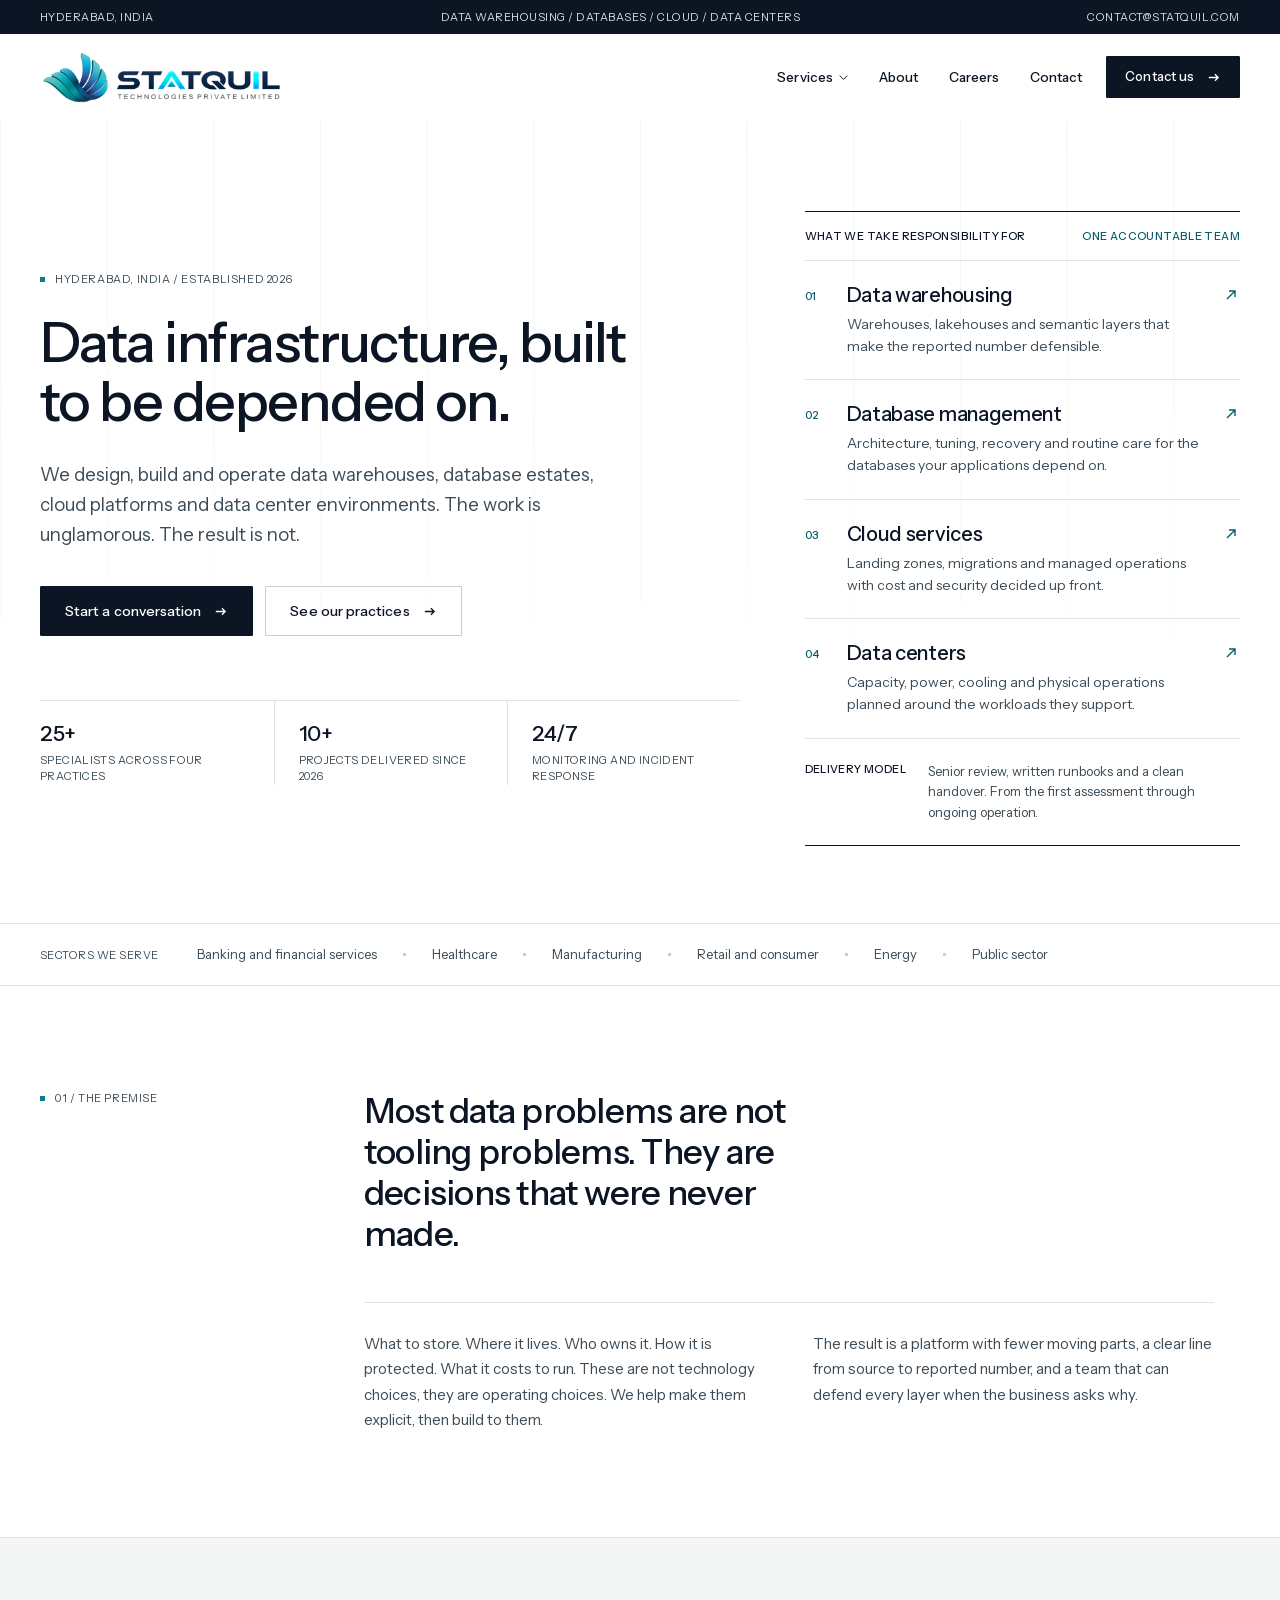
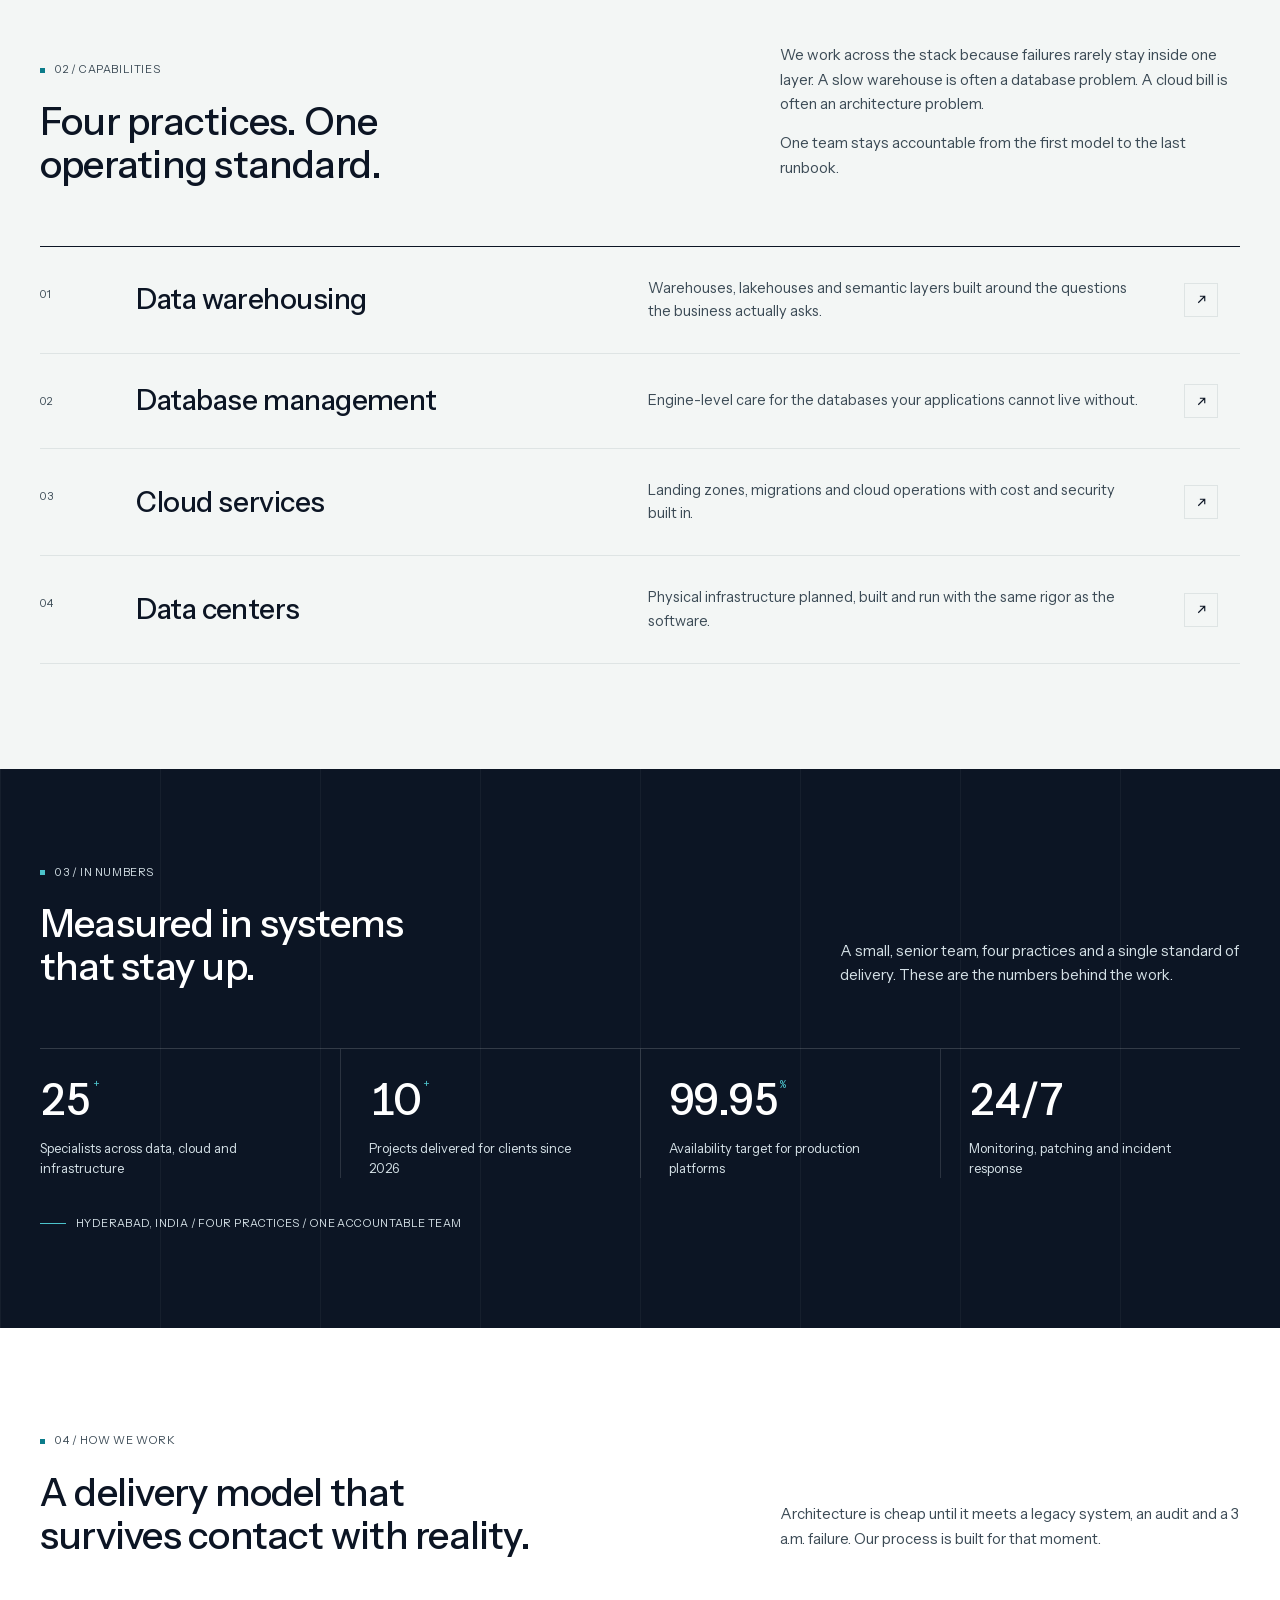
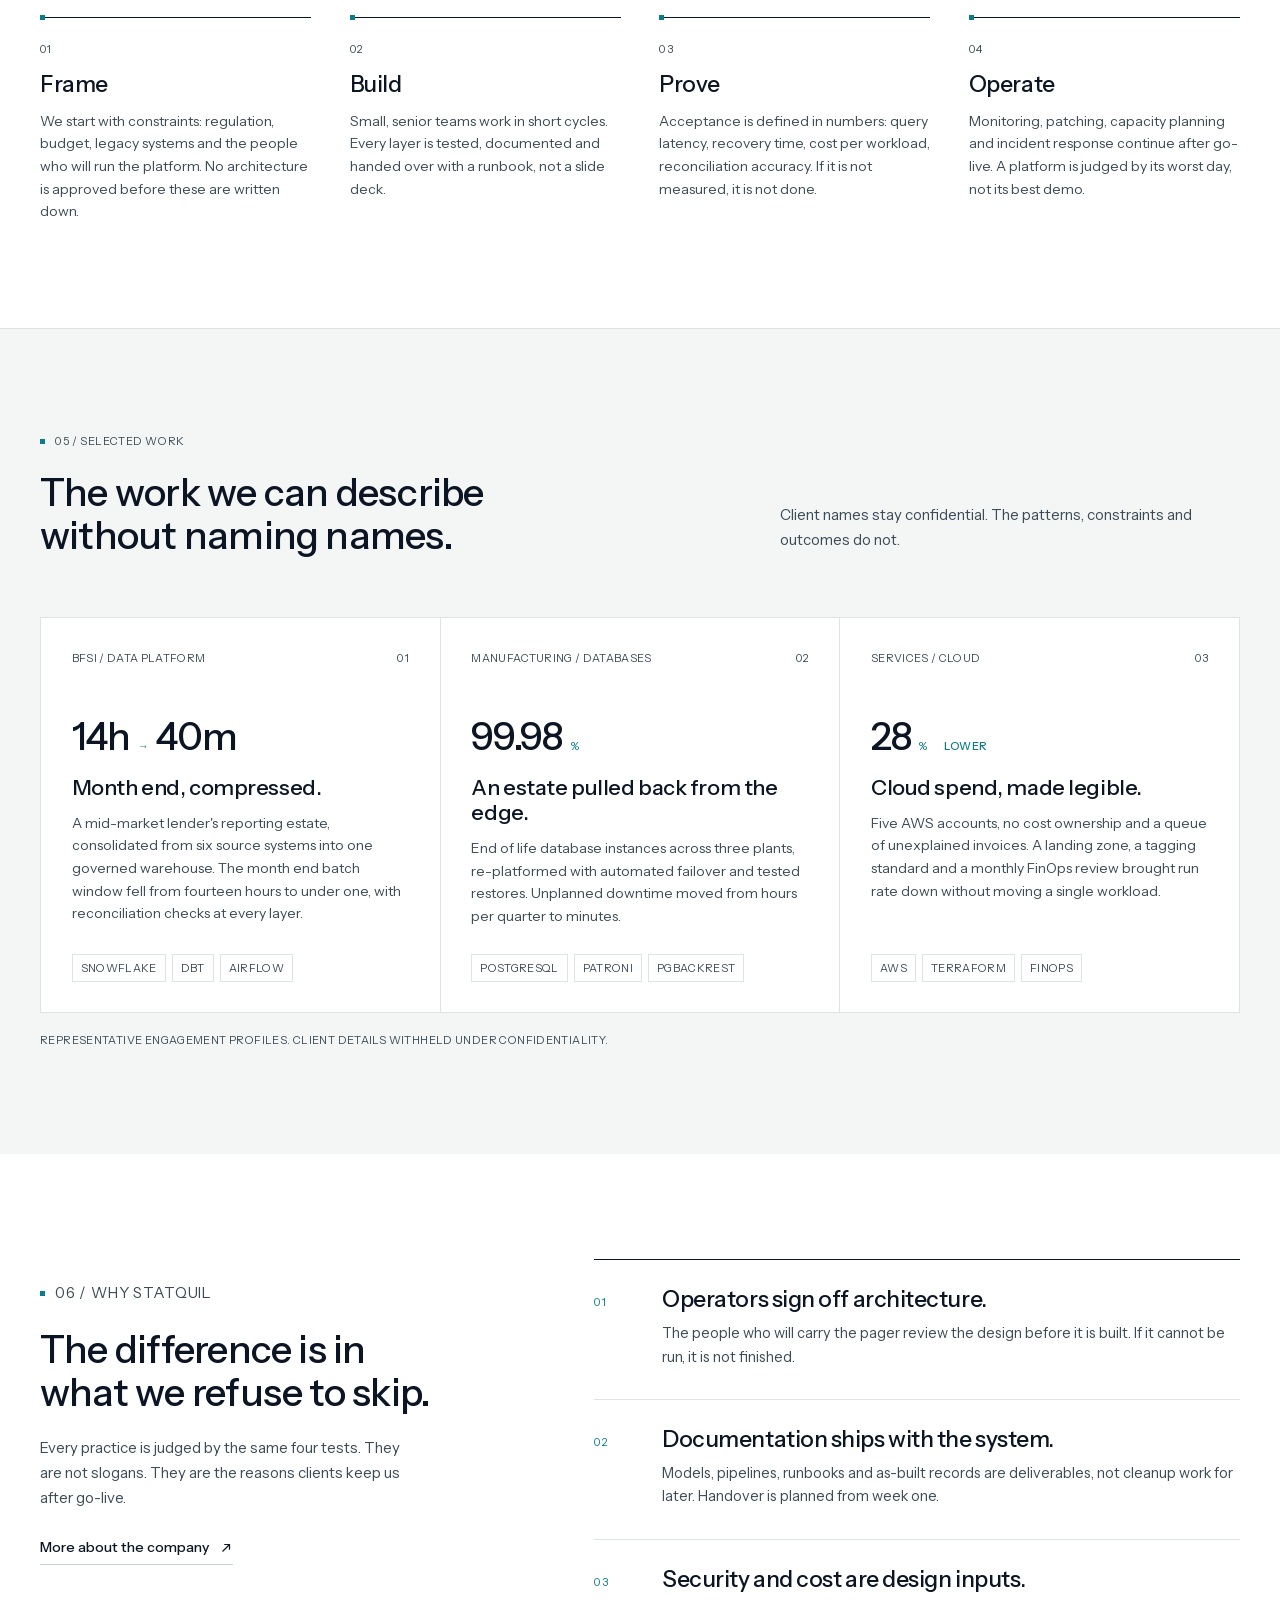
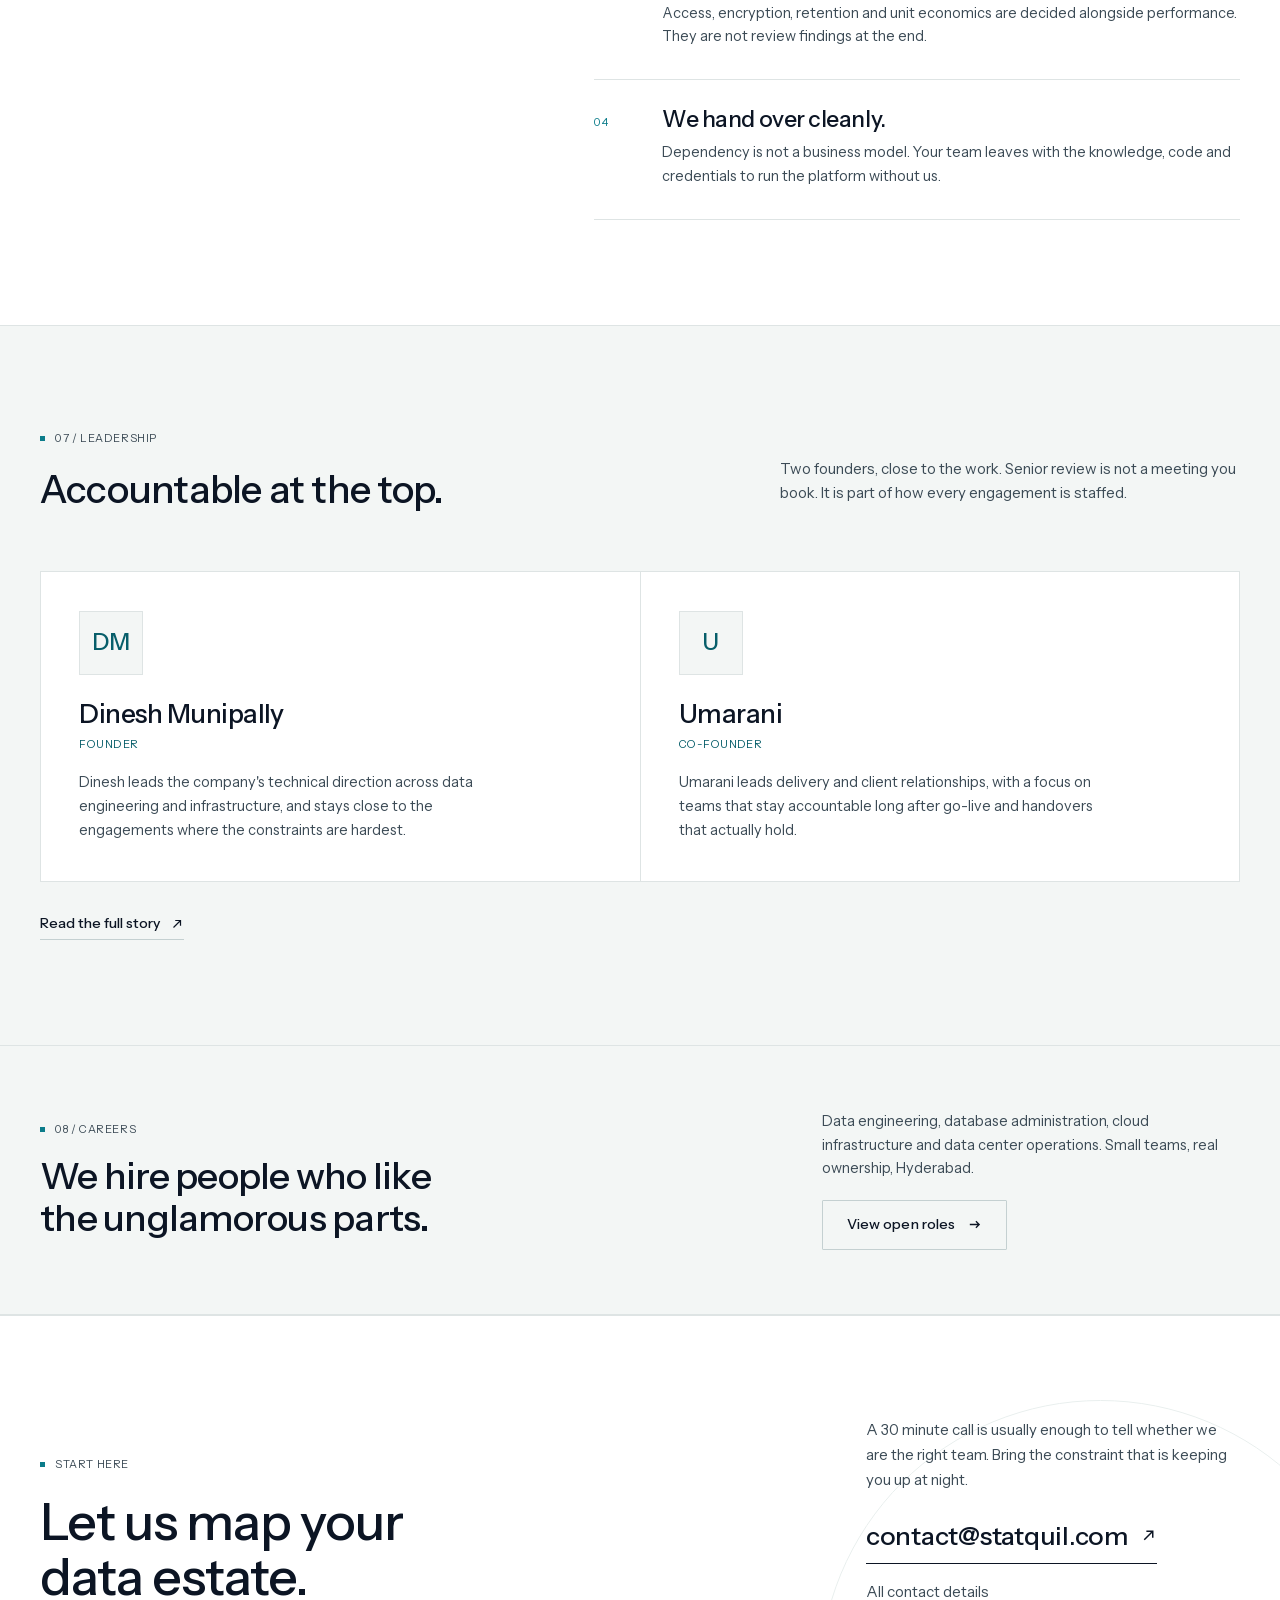
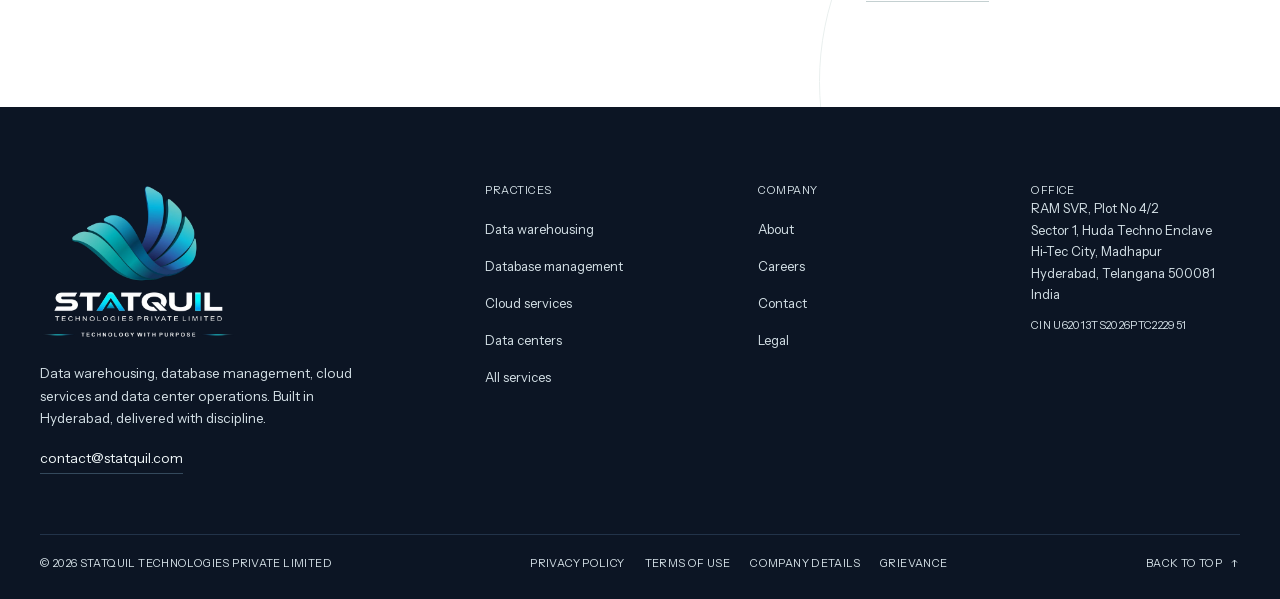
<file: index.html>
<!DOCTYPE html>
<html lang="en">
<head>
<meta charset="utf-8">
<meta name="viewport" content="width=device-width, initial-scale=1">
<title>Statquil Technologies | Data warehousing, databases, cloud and data centers</title>
<meta name="description" content="Statquil Technologies designs, builds and operates data warehouses, database estates, cloud platforms and data center environments from Hyderabad, India.">
<link rel="canonical" href="https://statquil.com/">
<meta name="theme-color" content="#0c1524">
<meta property="og:type" content="website">
<meta property="og:site_name" content="Statquil Technologies">
<meta property="og:title" content="Statquil Technologies | Data warehousing, databases, cloud and data centers">
<meta property="og:description" content="Statquil Technologies designs, builds and operates data warehouses, database estates, cloud platforms and data center environments from Hyderabad, India.">
<meta property="og:url" content="https://statquil.com/">
<meta property="og:image" content="https://statquil.com/assets/img/og-statquil.png">
<meta property="og:image:width" content="1200">
<meta property="og:image:height" content="630">
<meta property="og:image:alt" content="Statquil Technologies, data warehousing, database management, cloud and data centers">
<meta name="twitter:card" content="summary_large_image">
<meta name="twitter:title" content="Statquil Technologies | Data warehousing, databases, cloud and data centers">
<meta name="twitter:description" content="Statquil Technologies designs, builds and operates data warehouses, database estates, cloud platforms and data center environments from Hyderabad, India.">
<meta name="twitter:image" content="https://statquil.com/assets/img/og-statquil.png">
<link rel="icon" href="assets/img/favicon.ico" sizes="any">
<link rel="icon" href="assets/img/icon-192.png" type="image/png">
<link rel="apple-touch-icon" href="assets/img/apple-touch-icon.png">
<link rel="preload" href="assets/fonts/instrument-sans.woff2" as="font" type="font/woff2" crossorigin>

<link rel="stylesheet" href="assets/css/main.css">
<script type="application/ld+json">{"@context":"https://schema.org","@type":"Organization","@id":"https://statquil.com/#organization","name":"Statquil Technologies Private Limited","url":"https://statquil.com/","logo":"https://statquil.com/assets/img/icon-512.png","image":"https://statquil.com/assets/img/og-statquil.png","email":"contact@statquil.com","description":"Statquil Technologies provides data warehousing, database management, cloud services and data center services from Hyderabad, India.","foundingDate":"2026","identifier":"U62013TS2026PTC222951","founders":[{"@type":"Person","name":"Dinesh Munipally"},{"@type":"Person","name":"Umarani"}],"address":{"@type":"PostalAddress","streetAddress":"RAM SVR, Plot No 4/2, Sector 1, Huda Techno Enclave, Hi-Tec City, Madhapur","addressLocality":"Hyderabad","addressRegion":"Telangana","postalCode":"500081","addressCountry":"IN"},"contactPoint":{"@type":"ContactPoint","contactType":"sales","email":"contact@statquil.com","areaServed":"IN","availableLanguage":["en"]},"knowsAbout":["Data warehousing","Database management","Cloud services","Data center operations"]}</script>
<script type="application/ld+json">{"@context":"https://schema.org","@type":"WebSite","name":"Statquil Technologies","url":"https://statquil.com/","publisher":{"@id":"https://statquil.com/#organization"}}</script>
</head>
<body id="top">
<a class="skip" href="#main">Skip to content</a>
<div class="utility">
  <div class="wrap utility-inner">
    <span>Hyderabad, India</span>
    <span class="utility-mid">Data warehousing / Databases / Cloud / Data centers</span>
    <a href="mailto:contact@statquil.com">contact@statquil.com</a>
  </div>
</div>
<header class="site-header" id="site-header">
  <div class="wrap header-inner">
    <a class="brand" href="index.html" aria-label="Statquil Technologies, home">
      <img src="assets/img/statquil-logo-light.webp" width="720" height="154" alt="Statquil Technologies Private Limited" fetchpriority="high" decoding="async">
    </a>
    <nav class="nav" aria-label="Primary">
      <div class="nav-item has-menu">
        <button type="button" class="nav-link menu-trigger" aria-expanded="false" aria-controls="services-dropdown">Services <svg viewBox="0 0 12 8" aria-hidden="true" fill="none" stroke="currentColor" stroke-width="1.3"><path d="m1 1.5 5 5 5-5"/></svg></button>
        <div class="dropdown" id="services-dropdown">
          <div class="dropdown-inner">
            <a href="services/data-warehousing.html"><span class="dd-num">01</span>Data warehousing</a><a href="services/database-management.html"><span class="dd-num">02</span>Database management</a><a href="services/cloud-services.html"><span class="dd-num">03</span>Cloud services</a><a href="services/data-centers.html"><span class="dd-num">04</span>Data centers</a>
            <a class="dd-all" href="services.html"><span>All services</span><span>04</span></a>
          </div>
        </div>
      </div>
      <a class="nav-link" href="about.html">About</a><a class="nav-link" href="careers.html">Careers</a><a class="nav-link" href="contact.html">Contact</a>
    </nav>
    <div class="header-actions">
      <a class="btn btn--sm" href="contact.html">Contact us <svg viewBox="0 0 16 16" aria-hidden="true" fill="none" stroke="currentColor" stroke-width="1.4"><path d="M3 8h10M9.5 4.5 13 8l-3.5 3.5"/></svg></a>
      <button class="menu-toggle" type="button" aria-expanded="false" aria-controls="mobile-panel" aria-label="Open menu">
        <span></span><span></span>
      </button>
    </div>
  </div>
  <div class="mobile-panel" id="mobile-panel">
    <a class="m-link" href="services.html">Services <span>04 practices</span></a>
    <div class="mobile-group">
      <p class="eyebrow eyebrow--plain">Practices</p>
      <a href="services/data-warehousing.html">Data warehousing</a>
        <a href="services/database-management.html">Database management</a>
        <a href="services/cloud-services.html">Cloud services</a>
        <a href="services/data-centers.html">Data centers</a>
    </div>
    <a class="m-link" href="about.html">About <span>Company</span></a>
    <a class="m-link" href="careers.html">Careers <span>Open roles</span></a>
    <a class="m-link" href="contact.html">Contact <span>Hyderabad</span></a>
    <a class="btn" href="contact.html">Contact us <svg viewBox="0 0 16 16" aria-hidden="true" fill="none" stroke="currentColor" stroke-width="1.4"><path d="M3 8h10M9.5 4.5 13 8l-3.5 3.5"/></svg></a>
  </div>
</header>
<main id="main">
<section class="hero">
  <div class="wrap hero-inner">
    <div>
      <p class="eyebrow">Hyderabad, India / Established 2026</p>
      <h1>Data infrastructure, built to be <em>depended on</em>.</h1>
      <p class="hero-lede">We design, build and operate data warehouses, database estates, cloud platforms and data center environments. The work is unglamorous. The result is not.</p>
      <div class="btn-row">
        <a class="btn" href="contact.html">Start a conversation <svg viewBox="0 0 16 16" aria-hidden="true" fill="none" stroke="currentColor" stroke-width="1.4"><path d="M3 8h10M9.5 4.5 13 8l-3.5 3.5"/></svg></a>
        <a class="btn btn--ghost" href="services.html">See our practices <svg viewBox="0 0 16 16" aria-hidden="true" fill="none" stroke="currentColor" stroke-width="1.4"><path d="M3 8h10M9.5 4.5 13 8l-3.5 3.5"/></svg></a>
      </div>
      <div class="hero-facts">
        <div class="hero-fact"><span class="k">25+</span><span class="v">Specialists across four practices</span></div>
        <div class="hero-fact"><span class="k">10+</span><span class="v">Projects delivered since 2026</span></div>
        <div class="hero-fact"><span class="k">24/7</span><span class="v">Monitoring and incident response</span></div>
      </div>
    </div>
    <div class="hero-scope">
      <div class="hero-scope-head">
        <p>What we take responsibility for</p>
        <span>One accountable team</span>
      </div>
      <div class="hero-scope-row">
        <span class="hero-scope-num">01</span>
        <div><h2>Data warehousing</h2><p>Warehouses, lakehouses and semantic layers that make the reported number defensible.</p></div>
        <a href="services/data-warehousing.html" aria-label="Explore data warehousing"><svg viewBox="0 0 16 16" aria-hidden="true" fill="none" stroke="currentColor" stroke-width="1.4"><path d="M4 12 12 4M6 4h6v6"/></svg></a>
      </div>
      <div class="hero-scope-row">
        <span class="hero-scope-num">02</span>
        <div><h2>Database management</h2><p>Architecture, tuning, recovery and routine care for the databases your applications depend on.</p></div>
        <a href="services/database-management.html" aria-label="Explore database management"><svg viewBox="0 0 16 16" aria-hidden="true" fill="none" stroke="currentColor" stroke-width="1.4"><path d="M4 12 12 4M6 4h6v6"/></svg></a>
      </div>
      <div class="hero-scope-row">
        <span class="hero-scope-num">03</span>
        <div><h2>Cloud services</h2><p>Landing zones, migrations and managed operations with cost and security decided up front.</p></div>
        <a href="services/cloud-services.html" aria-label="Explore cloud services"><svg viewBox="0 0 16 16" aria-hidden="true" fill="none" stroke="currentColor" stroke-width="1.4"><path d="M4 12 12 4M6 4h6v6"/></svg></a>
      </div>
      <div class="hero-scope-row">
        <span class="hero-scope-num">04</span>
        <div><h2>Data centers</h2><p>Capacity, power, cooling and physical operations planned around the workloads they support.</p></div>
        <a href="services/data-centers.html" aria-label="Explore data center services"><svg viewBox="0 0 16 16" aria-hidden="true" fill="none" stroke="currentColor" stroke-width="1.4"><path d="M4 12 12 4M6 4h6v6"/></svg></a>
      </div>
      <div class="hero-scope-foot">
        <span>Delivery model</span>
        <p>Senior review, written runbooks and a clean handover. From the first assessment through ongoing operation.</p>
      </div>
    </div>
  </div>
</section>

<div class="proof">
  <div class="wrap proof-inner">
    <span class="proof-label">Sectors we serve</span>
    <ul class="proof-list">
      <li>Banking and financial services</li>
      <li>Healthcare</li>
      <li>Manufacturing</li>
      <li>Retail and consumer</li>
      <li>Energy</li>
      <li>Public sector</li>
    </ul>
  </div>
</div>

<section class="section">
  <div class="wrap statement">
    <div><p class="eyebrow">01 / The premise</p></div>
    <div class="statement-body">
      <p class="big">Most data problems are not tooling problems. They are <em>decisions</em> that were never made.</p>
      <div class="statement-cols">
        <p>What to store. Where it lives. Who owns it. How it is protected. What it costs to run. These are not technology choices, they are operating choices. We help make them explicit, then build to them.</p>
        <p>The result is a platform with fewer moving parts, a clear line from source to reported number, and a team that can defend every layer when the business asks why.</p>
      </div>
    </div>
  </div>
</section>

<section class="section section--mist">
  <div class="wrap">
    <div class="section-head ">
      <div>
        <p class="eyebrow">02 / Capabilities</p>
        <h2>Four practices. One operating standard.</h2>
      </div>
      <div class="head-copy"><p>We work across the stack because failures rarely stay inside one layer. A slow warehouse is often a database problem. A cloud bill is often an architecture problem.</p><p>One team stays accountable from the first model to the last runbook.</p></div>
    </div>
    <div class="index-list reveal">
      
        <a class="index-row" href="services/data-warehousing.html">
          <span class="index-num">01</span>
          <span class="index-title">Data warehousing</span>
          <span class="index-desc">Warehouses, lakehouses and semantic layers built around the questions the business actually asks.</span>
          <span class="index-arrow"><svg viewBox="0 0 16 16" aria-hidden="true" fill="none" stroke="currentColor" stroke-width="1.4"><path d="M4 12 12 4M6 4h6v6"/></svg></span>
        </a>
        <a class="index-row" href="services/database-management.html">
          <span class="index-num">02</span>
          <span class="index-title">Database management</span>
          <span class="index-desc">Engine-level care for the databases your applications cannot live without.</span>
          <span class="index-arrow"><svg viewBox="0 0 16 16" aria-hidden="true" fill="none" stroke="currentColor" stroke-width="1.4"><path d="M4 12 12 4M6 4h6v6"/></svg></span>
        </a>
        <a class="index-row" href="services/cloud-services.html">
          <span class="index-num">03</span>
          <span class="index-title">Cloud services</span>
          <span class="index-desc">Landing zones, migrations and cloud operations with cost and security built in.</span>
          <span class="index-arrow"><svg viewBox="0 0 16 16" aria-hidden="true" fill="none" stroke="currentColor" stroke-width="1.4"><path d="M4 12 12 4M6 4h6v6"/></svg></span>
        </a>
        <a class="index-row" href="services/data-centers.html">
          <span class="index-num">04</span>
          <span class="index-title">Data centers</span>
          <span class="index-desc">Physical infrastructure planned, built and run with the same rigor as the software.</span>
          <span class="index-arrow"><svg viewBox="0 0 16 16" aria-hidden="true" fill="none" stroke="currentColor" stroke-width="1.4"><path d="M4 12 12 4M6 4h6v6"/></svg></span>
        </a>
    </div>
  </div>
</section>

<section class="band">
  <div class="wrap band-inner">
    <div class="band-head">
      <div>
        <p class="eyebrow">03 / In numbers</p>
        <h2>Measured in systems that stay up.</h2>
      </div>
      <div class="head-copy">
        <p>A small, senior team, four practices and a single standard of delivery. These are the numbers behind the work.</p>
      </div>
    </div>
    <div class="stats">
      <div class="stat"><div class="stat-num">25<sup>+</sup></div><p>Specialists across data, cloud and infrastructure</p></div>
      <div class="stat"><div class="stat-num">10<sup>+</sup></div><p>Projects delivered for clients since 2026</p></div>
      <div class="stat"><div class="stat-num">99.95<sup>%</sup></div><p>Availability target for production platforms</p></div>
      <div class="stat"><div class="stat-num">24/7</div><p>Monitoring, patching and incident response</p></div>
    </div>
    <p class="band-note">Hyderabad, India / Four practices / One accountable team</p>
  </div>
</section>

<section class="section">
  <div class="wrap">
    <div class="section-head ">
      <div>
        <p class="eyebrow">04 / How we work</p>
        <h2>A delivery model that survives contact with reality.</h2>
      </div>
      <div class="head-copy"><p>Architecture is cheap until it meets a legacy system, an audit and a 3 a.m. failure. Our process is built for that moment.</p></div>
    </div>
    <ol class="steps reveal">
      <li class="step"><span class="step-num">01</span><h3>Frame</h3><p>We start with constraints: regulation, budget, legacy systems and the people who will run the platform. No architecture is approved before these are written down.</p></li>
      <li class="step"><span class="step-num">02</span><h3>Build</h3><p>Small, senior teams work in short cycles. Every layer is tested, documented and handed over with a runbook, not a slide deck.</p></li>
      <li class="step"><span class="step-num">03</span><h3>Prove</h3><p>Acceptance is defined in numbers: query latency, recovery time, cost per workload, reconciliation accuracy. If it is not measured, it is not done.</p></li>
      <li class="step"><span class="step-num">04</span><h3>Operate</h3><p>Monitoring, patching, capacity planning and incident response continue after go-live. A platform is judged by its worst day, not its best demo.</p></li>
    </ol>
  </div>
</section>

<section class="section section--mist">
  <div class="wrap">
    <div class="section-head ">
      <div>
        <p class="eyebrow">05 / Selected work</p>
        <h2>The work we can describe without naming names.</h2>
      </div>
      <div class="head-copy"><p>Client names stay confidential. The patterns, constraints and outcomes do not.</p></div>
    </div>
    <div class="cases reveal">
      <article class="case">
        <div class="case-top"><span>BFSI / Data platform</span><span>01</span></div>
        <p class="case-metric">14h <span class="metric-arrow">&#8594;</span> 40m</p>
        <h3>Month end, compressed.</h3>
        <p>A mid-market lender's reporting estate, consolidated from six source systems into one governed warehouse. The month end batch window fell from fourteen hours to under one, with reconciliation checks at every layer.</p>
        <ul class="tags"><li>Snowflake</li><li>dbt</li><li>Airflow</li></ul>
      </article>
      <article class="case">
        <div class="case-top"><span>Manufacturing / Databases</span><span>02</span></div>
        <p class="case-metric">99.98<sup>%</sup></p>
        <h3>An estate pulled back from the edge.</h3>
        <p>End of life database instances across three plants, re-platformed with automated failover and tested restores. Unplanned downtime moved from hours per quarter to minutes.</p>
        <ul class="tags"><li>PostgreSQL</li><li>Patroni</li><li>pgBackRest</li></ul>
      </article>
      <article class="case">
        <div class="case-top"><span>Services / Cloud</span><span>03</span></div>
        <p class="case-metric">28<sup>%</sup><span class="metric-note">lower</span></p>
        <h3>Cloud spend, made legible.</h3>
        <p>Five AWS accounts, no cost ownership and a queue of unexplained invoices. A landing zone, a tagging standard and a monthly FinOps review brought run rate down without moving a single workload.</p>
        <ul class="tags"><li>AWS</li><li>Terraform</li><li>FinOps</li></ul>
      </article>
    </div>
    <p class="case-note">Representative engagement profiles. Client details withheld under confidentiality.</p>
  </div>
</section>

<section class="section">
  <div class="wrap split">
    <div class="split-aside">
      <p class="eyebrow">06 / Why Statquil</p>
      <h2>The difference is in what we refuse to skip.</h2>
      <p>Every practice is judged by the same four tests. They are not slogans. They are the reasons clients keep us after go-live.</p>
      <a class="text-link" href="about.html">More about the company <svg viewBox="0 0 16 16" aria-hidden="true" fill="none" stroke="currentColor" stroke-width="1.4"><path d="M4 12 12 4M6 4h6v6"/></svg></a>
    </div>
    <ol class="principles">
      <li class="principle"><span>01</span><div><h3>Operators sign off architecture.</h3><p>The people who will carry the pager review the design before it is built. If it cannot be run, it is not finished.</p></div></li>
      <li class="principle"><span>02</span><div><h3>Documentation ships with the system.</h3><p>Models, pipelines, runbooks and as-built records are deliverables, not cleanup work for later. Handover is planned from week one.</p></div></li>
      <li class="principle"><span>03</span><div><h3>Security and cost are design inputs.</h3><p>Access, encryption, retention and unit economics are decided alongside performance. They are not review findings at the end.</p></div></li>
      <li class="principle"><span>04</span><div><h3>We hand over cleanly.</h3><p>Dependency is not a business model. Your team leaves with the knowledge, code and credentials to run the platform without us.</p></div></li>
    </ol>
  </div>
</section>

<section class="section section--mist">
  <div class="wrap">
    <div class="section-head ">
      <div>
        <p class="eyebrow">07 / Leadership</p>
        <h2>Accountable at the top.</h2>
      </div>
      <div class="head-copy"><p>Two founders, close to the work. Senior review is not a meeting you book. It is part of how every engagement is staffed.</p></div>
    </div>
    <div class="founders reveal">
      <article class="founder">
        <div class="founder-mark" aria-hidden="true">DM</div>
        <h3>Dinesh Munipally</h3>
        <p class="role">Founder</p>
        <p class="bio">Dinesh leads the company's technical direction across data engineering and infrastructure, and stays close to the engagements where the constraints are hardest.</p>
      </article>
      <article class="founder">
        <div class="founder-mark" aria-hidden="true">U</div>
        <h3>Umarani</h3>
        <p class="role">Co-Founder</p>
        <p class="bio">Umarani leads delivery and client relationships, with a focus on teams that stay accountable long after go-live and handovers that actually hold.</p>
      </article>
    </div>
    <p style="margin-top:26px"><a class="text-link" href="about.html">Read the full story <svg viewBox="0 0 16 16" aria-hidden="true" fill="none" stroke="currentColor" stroke-width="1.4"><path d="M4 12 12 4M6 4h6v6"/></svg></a></p>
  </div>
</section>

<section class="strip">
  <div class="wrap strip-inner">
    <div>
      <p class="eyebrow">08 / Careers</p>
      <h2>We hire people who like the unglamorous parts.</h2>
    </div>
    <div class="strip-copy">
      <p>Data engineering, database administration, cloud infrastructure and data center operations. Small teams, real ownership, Hyderabad.</p>
      <a class="btn btn--ghost" href="careers.html">View open roles <svg viewBox="0 0 16 16" aria-hidden="true" fill="none" stroke="currentColor" stroke-width="1.4"><path d="M3 8h10M9.5 4.5 13 8l-3.5 3.5"/></svg></a>
    </div>
  </div>
</section>

<section class="cta">
  <div class="wrap cta-inner">
    <div>
      <p class="eyebrow">Start here</p>
      <h2>Let us map your data estate.</h2>
    </div>
    <div class="cta-copy">
      <p>A 30 minute call is usually enough to tell whether we are the right team. Bring the constraint that is keeping you up at night.</p>
      <a class="email-link" href="mailto:contact@statquil.com">contact@statquil.com <svg viewBox="0 0 16 16" aria-hidden="true" fill="none" stroke="currentColor" stroke-width="1.4"><path d="M4 12 12 4M6 4h6v6"/></svg></a>
      <p class="panel-caption" style="margin-top:16px"><a href="contact.html" style="border-bottom:1px solid #c4d0d1">All contact details</a></p>
    </div>
  </div>
</section>
</main>
<footer class="site-footer">
  <div class="wrap">
    <div class="footer-top">
      <div class="footer-brand">
        <img src="assets/img/statquil-logo-dark.webp" width="640" height="514" alt="Statquil Technologies Private Limited" loading="lazy" decoding="async">
        <p>Data warehousing, database management, cloud services and data center operations. Built in Hyderabad, delivered with discipline.</p>
        <a class="footer-mail" href="mailto:contact@statquil.com">contact@statquil.com</a>
      </div>
      <div class="footer-col">
        <h3>Practices</h3>
        <ul>
          <li><a href="services/data-warehousing.html">Data warehousing</a></li><li><a href="services/database-management.html">Database management</a></li><li><a href="services/cloud-services.html">Cloud services</a></li><li><a href="services/data-centers.html">Data centers</a></li>
          <li><a href="services.html">All services</a></li>
        </ul>
      </div>
      <div class="footer-col">
        <h3>Company</h3>
        <ul>
          <li><a href="about.html">About</a></li>
          <li><a href="careers.html">Careers</a></li>
          <li><a href="contact.html">Contact</a></li>
          <li><a href="legal.html">Legal</a></li>
        </ul>
      </div>
      <div class="footer-col">
        <h3>Office</h3>
        <address>
          RAM SVR, Plot No 4/2<br>
          Sector 1, Huda Techno Enclave<br>
          Hi-Tec City, Madhapur<br>
          Hyderabad, Telangana 500081<br>
          India
        </address>
        <p class="cin">CIN U62013TS2026PTC222951</p>
      </div>
    </div>
    <div class="footer-bottom">
      <p>&copy; <span data-year>2026</span> Statquil Technologies Private Limited</p>
      <nav aria-label="Legal and company">
        <a href="privacy-policy.html">Privacy Policy</a>
        <a href="terms-of-use.html">Terms of Use</a>
        <a href="legal.html#company">Company details</a>
        <a href="legal.html#contact">Grievance</a>
      </nav>
      <a class="to-top" href="#top">Back to top <svg viewBox="0 0 16 16" aria-hidden="true" fill="none" stroke="currentColor" stroke-width="1.4"><path d="M8 13V3M4.5 6.5 8 3l3.5 3.5"/></svg></a>
    </div>
  </div>
</footer>
<script src="assets/js/main.js" defer></script>
</body>
</html>
</file>
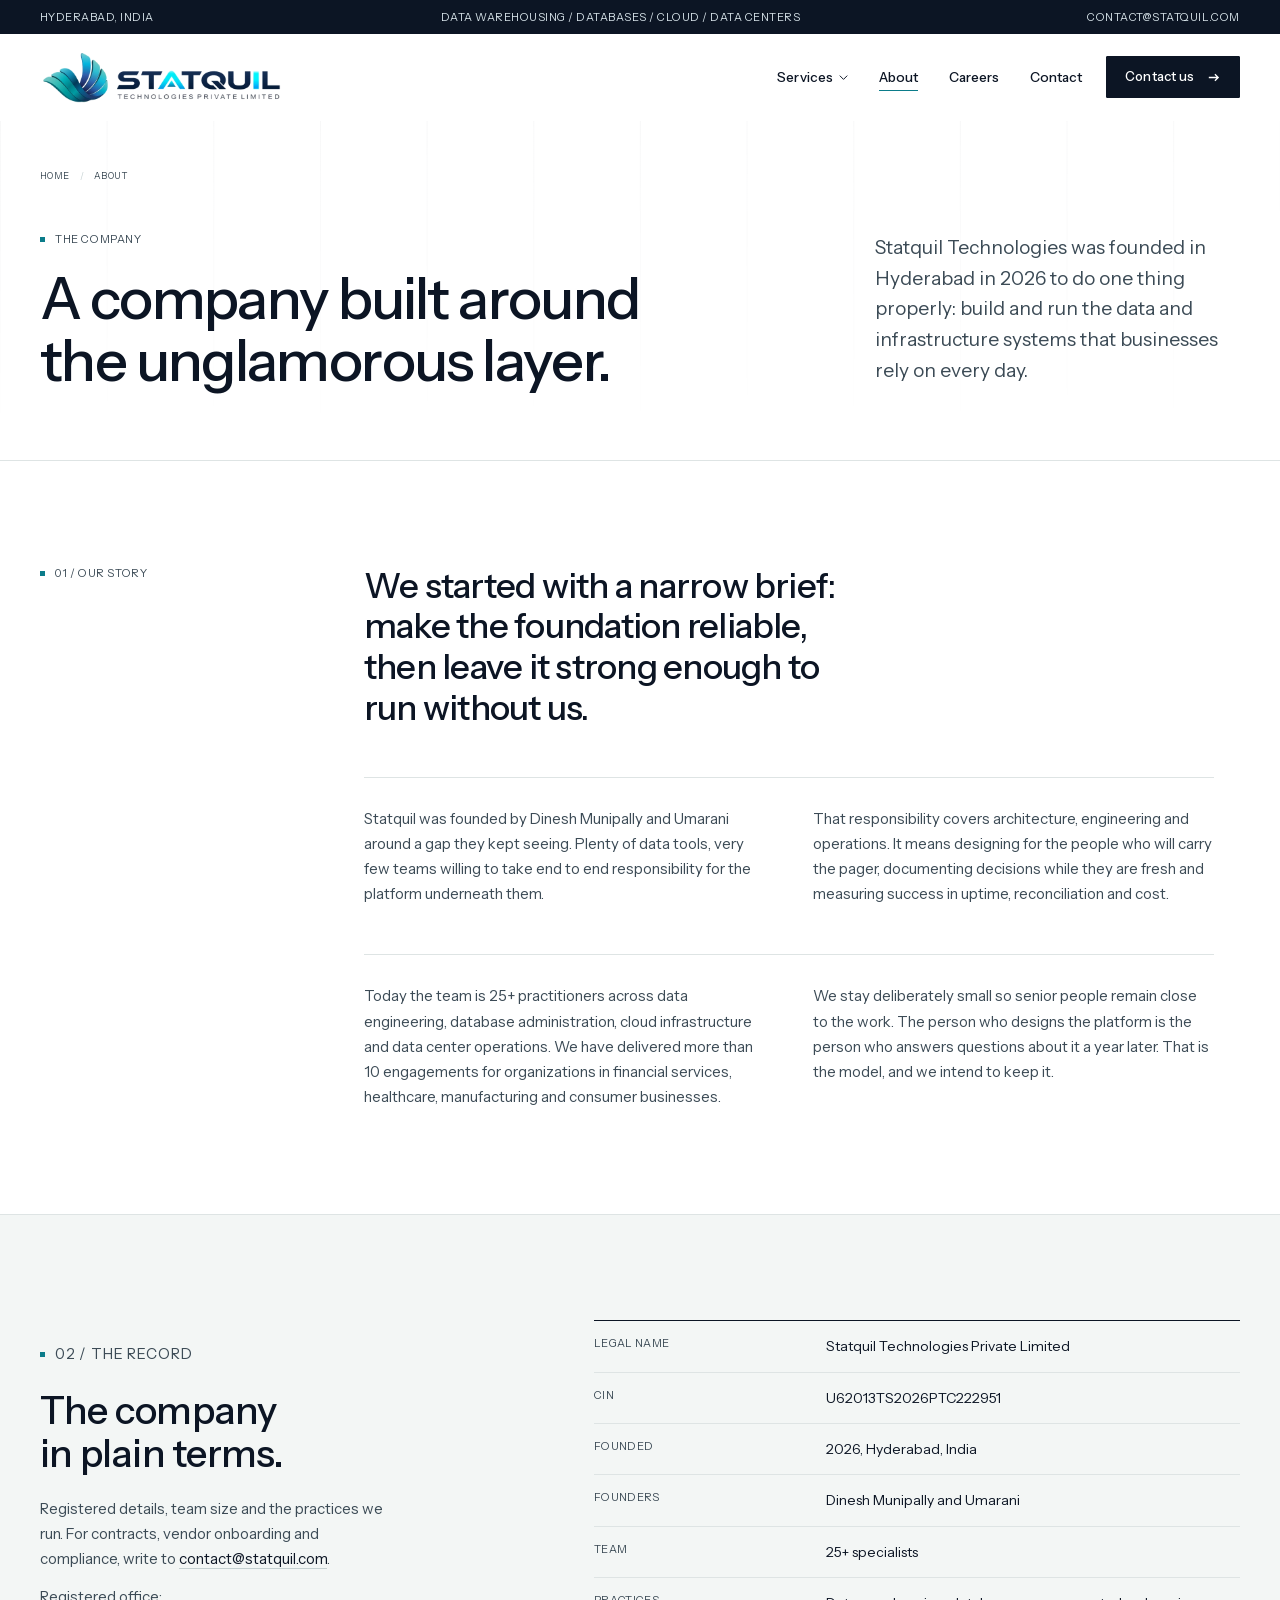
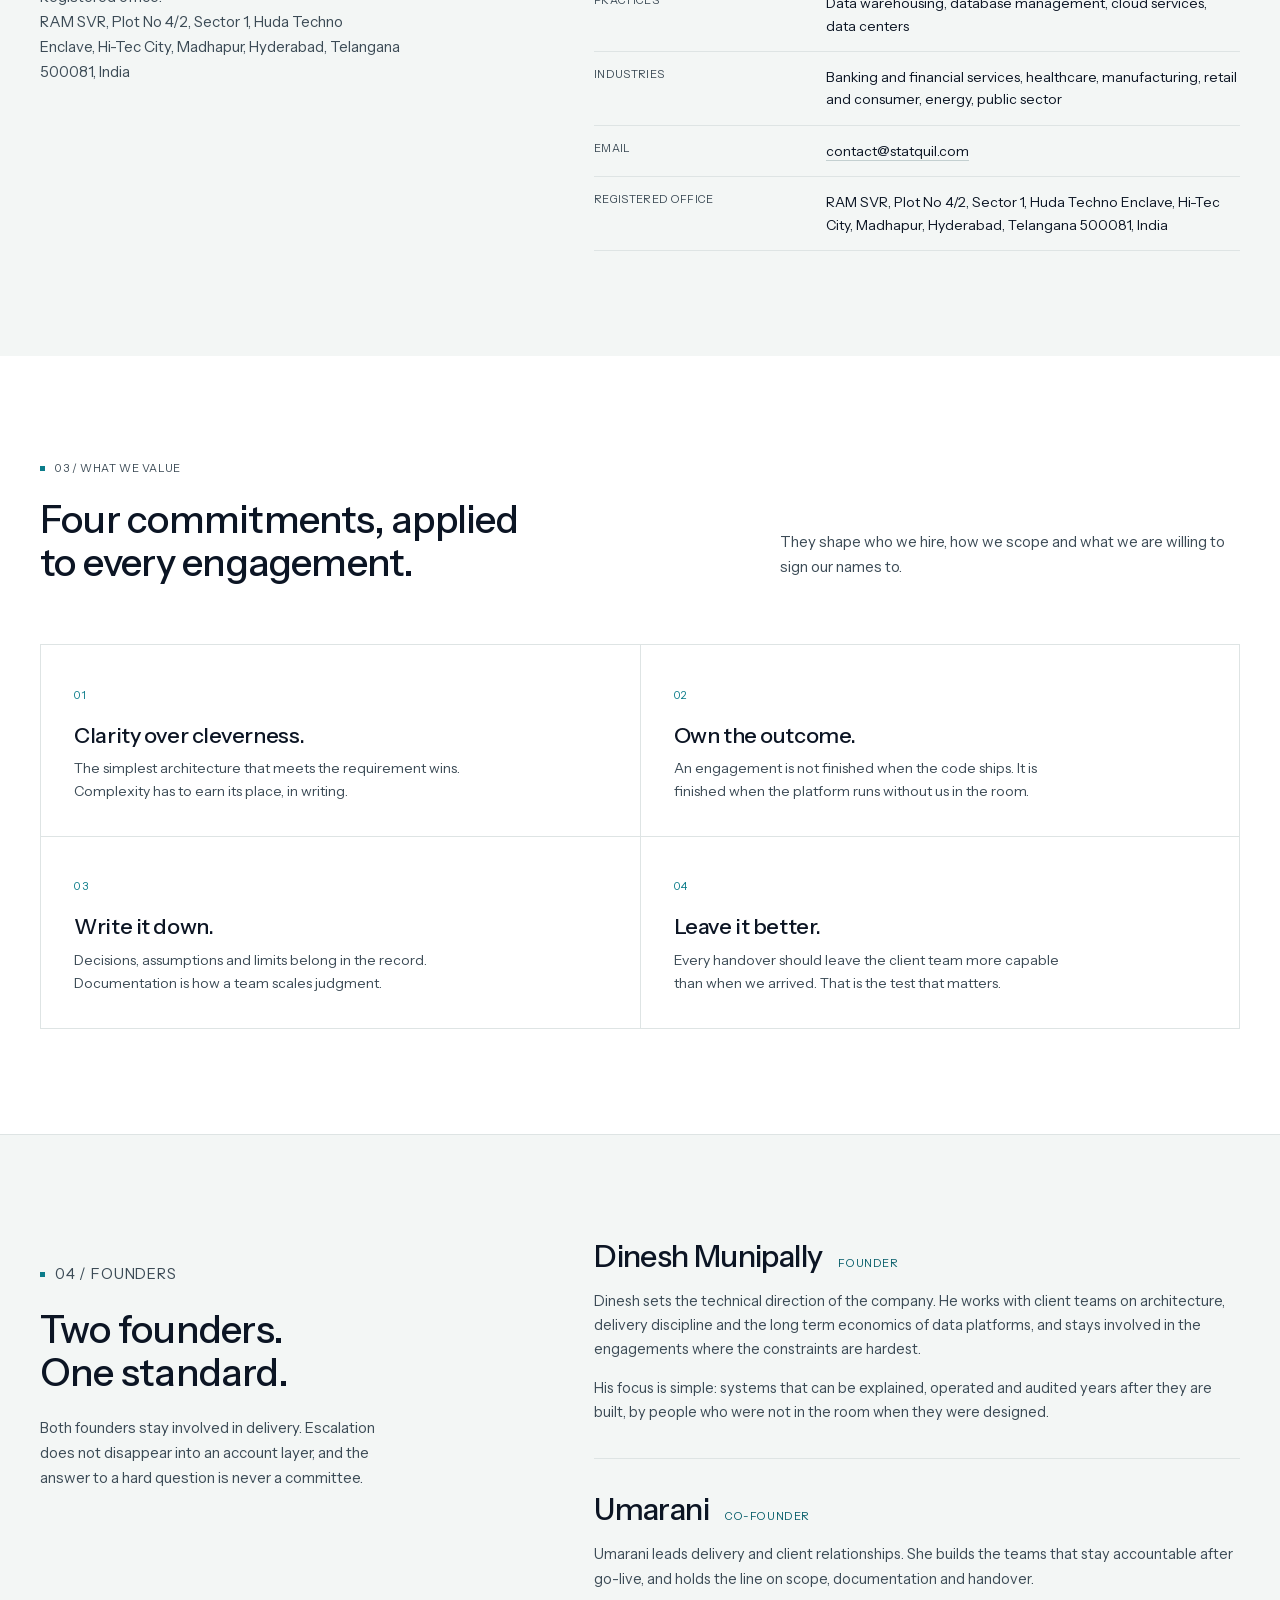
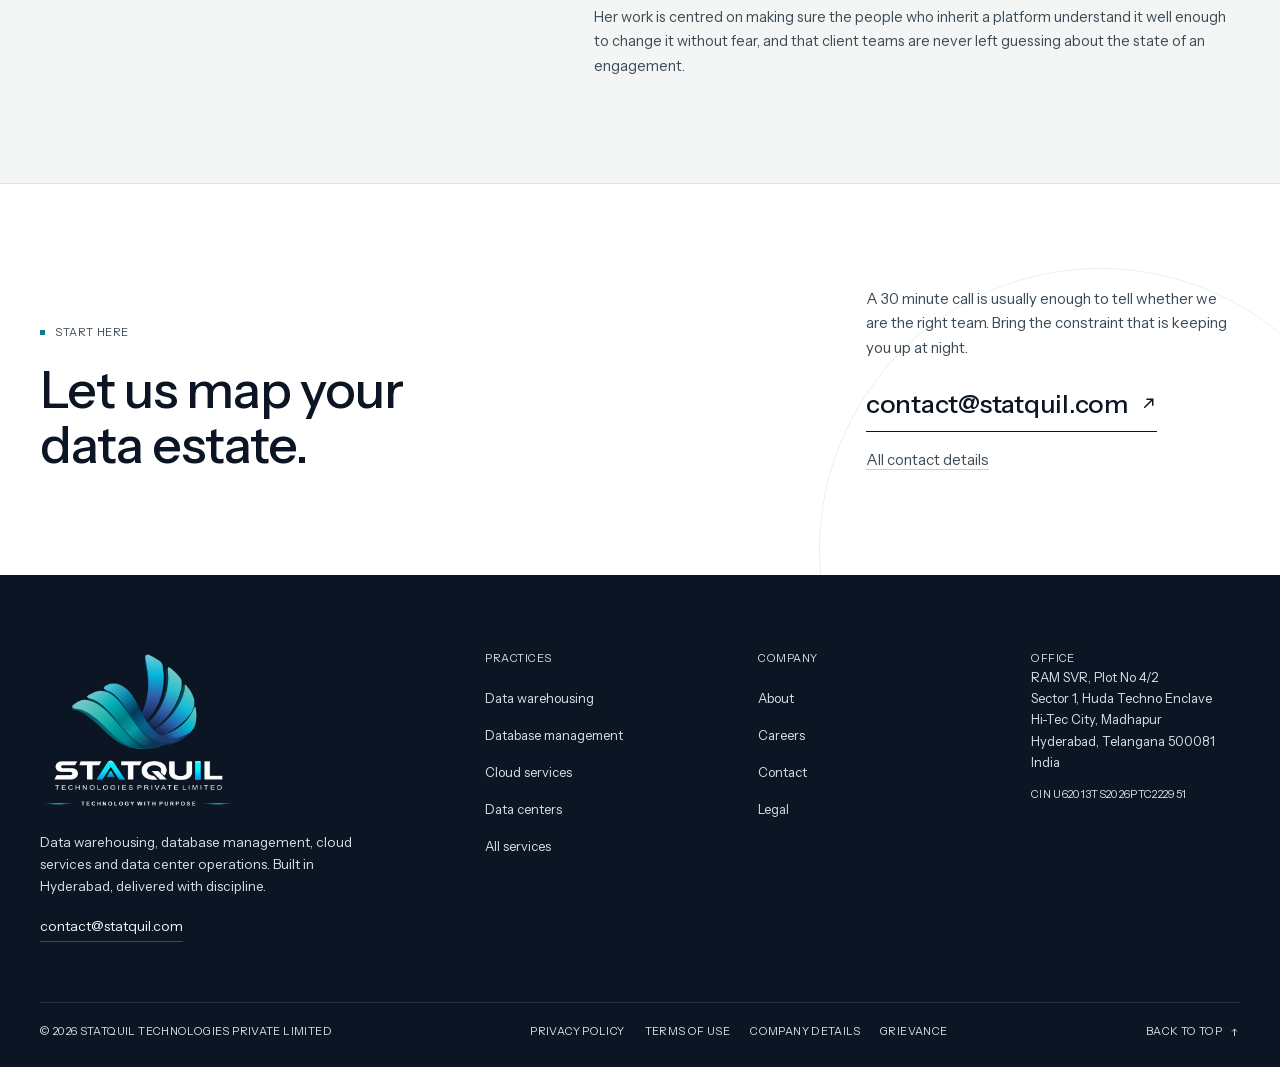
<file: about.html>
<!DOCTYPE html>
<html lang="en">
<head>
<meta charset="utf-8">
<meta name="viewport" content="width=device-width, initial-scale=1">
<title>About | Statquil Technologies</title>
<meta name="description" content="Statquil Technologies is a Hyderabad based data and infrastructure company founded in 2026 by Dinesh Munipally and Umarani. 25+ specialists, four practices.">
<link rel="canonical" href="https://statquil.com/about.html">
<meta name="theme-color" content="#0c1524">
<meta property="og:type" content="website">
<meta property="og:site_name" content="Statquil Technologies">
<meta property="og:title" content="About | Statquil Technologies">
<meta property="og:description" content="Statquil Technologies is a Hyderabad based data and infrastructure company founded in 2026 by Dinesh Munipally and Umarani. 25+ specialists, four practices.">
<meta property="og:url" content="https://statquil.com/about.html">
<meta property="og:image" content="https://statquil.com/assets/img/og-statquil.png">
<meta property="og:image:width" content="1200">
<meta property="og:image:height" content="630">
<meta property="og:image:alt" content="Statquil Technologies, data warehousing, database management, cloud and data centers">
<meta name="twitter:card" content="summary_large_image">
<meta name="twitter:title" content="About | Statquil Technologies">
<meta name="twitter:description" content="Statquil Technologies is a Hyderabad based data and infrastructure company founded in 2026 by Dinesh Munipally and Umarani. 25+ specialists, four practices.">
<meta name="twitter:image" content="https://statquil.com/assets/img/og-statquil.png">
<link rel="icon" href="assets/img/favicon.ico" sizes="any">
<link rel="icon" href="assets/img/icon-192.png" type="image/png">
<link rel="apple-touch-icon" href="assets/img/apple-touch-icon.png">
<link rel="preload" href="assets/fonts/instrument-sans.woff2" as="font" type="font/woff2" crossorigin>

<link rel="stylesheet" href="assets/css/main.css">
<script type="application/ld+json">{"@context":"https://schema.org","@type":"Organization","@id":"https://statquil.com/#organization","name":"Statquil Technologies Private Limited","url":"https://statquil.com/","logo":"https://statquil.com/assets/img/icon-512.png","image":"https://statquil.com/assets/img/og-statquil.png","email":"contact@statquil.com","description":"Statquil Technologies provides data warehousing, database management, cloud services and data center services from Hyderabad, India.","foundingDate":"2026","identifier":"U62013TS2026PTC222951","founders":[{"@type":"Person","name":"Dinesh Munipally"},{"@type":"Person","name":"Umarani"}],"address":{"@type":"PostalAddress","streetAddress":"RAM SVR, Plot No 4/2, Sector 1, Huda Techno Enclave, Hi-Tec City, Madhapur","addressLocality":"Hyderabad","addressRegion":"Telangana","postalCode":"500081","addressCountry":"IN"},"contactPoint":{"@type":"ContactPoint","contactType":"sales","email":"contact@statquil.com","areaServed":"IN","availableLanguage":["en"]},"knowsAbout":["Data warehousing","Database management","Cloud services","Data center operations"]}</script>
<script type="application/ld+json">{"@context":"https://schema.org","@type":"AboutPage","name":"About Statquil Technologies","url":"https://statquil.com/about.html","mainEntity":{"@id":"https://statquil.com/#organization"}}</script>
</head>
<body id="top">
<a class="skip" href="#main">Skip to content</a>
<div class="utility">
  <div class="wrap utility-inner">
    <span>Hyderabad, India</span>
    <span class="utility-mid">Data warehousing / Databases / Cloud / Data centers</span>
    <a href="mailto:contact@statquil.com">contact@statquil.com</a>
  </div>
</div>
<header class="site-header" id="site-header">
  <div class="wrap header-inner">
    <a class="brand" href="index.html" aria-label="Statquil Technologies, home">
      <img src="assets/img/statquil-logo-light.webp" width="720" height="154" alt="Statquil Technologies Private Limited" fetchpriority="high" decoding="async">
    </a>
    <nav class="nav" aria-label="Primary">
      <div class="nav-item has-menu">
        <button type="button" class="nav-link menu-trigger" aria-expanded="false" aria-controls="services-dropdown">Services <svg viewBox="0 0 12 8" aria-hidden="true" fill="none" stroke="currentColor" stroke-width="1.3"><path d="m1 1.5 5 5 5-5"/></svg></button>
        <div class="dropdown" id="services-dropdown">
          <div class="dropdown-inner">
            <a href="services/data-warehousing.html"><span class="dd-num">01</span>Data warehousing</a><a href="services/database-management.html"><span class="dd-num">02</span>Database management</a><a href="services/cloud-services.html"><span class="dd-num">03</span>Cloud services</a><a href="services/data-centers.html"><span class="dd-num">04</span>Data centers</a>
            <a class="dd-all" href="services.html"><span>All services</span><span>04</span></a>
          </div>
        </div>
      </div>
      <a class="nav-link" href="about.html" aria-current="page">About</a><a class="nav-link" href="careers.html">Careers</a><a class="nav-link" href="contact.html">Contact</a>
    </nav>
    <div class="header-actions">
      <a class="btn btn--sm" href="contact.html">Contact us <svg viewBox="0 0 16 16" aria-hidden="true" fill="none" stroke="currentColor" stroke-width="1.4"><path d="M3 8h10M9.5 4.5 13 8l-3.5 3.5"/></svg></a>
      <button class="menu-toggle" type="button" aria-expanded="false" aria-controls="mobile-panel" aria-label="Open menu">
        <span></span><span></span>
      </button>
    </div>
  </div>
  <div class="mobile-panel" id="mobile-panel">
    <a class="m-link" href="services.html">Services <span>04 practices</span></a>
    <div class="mobile-group">
      <p class="eyebrow eyebrow--plain">Practices</p>
      <a href="services/data-warehousing.html">Data warehousing</a>
        <a href="services/database-management.html">Database management</a>
        <a href="services/cloud-services.html">Cloud services</a>
        <a href="services/data-centers.html">Data centers</a>
    </div>
    <a class="m-link" href="about.html">About <span>Company</span></a>
    <a class="m-link" href="careers.html">Careers <span>Open roles</span></a>
    <a class="m-link" href="contact.html">Contact <span>Hyderabad</span></a>
    <a class="btn" href="contact.html">Contact us <svg viewBox="0 0 16 16" aria-hidden="true" fill="none" stroke="currentColor" stroke-width="1.4"><path d="M3 8h10M9.5 4.5 13 8l-3.5 3.5"/></svg></a>
  </div>
</header>
<main id="main">
<section class="page-hero">
  <div class="wrap">
    <nav class="crumbs" aria-label="Breadcrumb"><a href="index.html">Home</a><span aria-hidden="true">/</span><span aria-current="page">About</span></nav>
    <div class="page-hero-grid">
      <div>
        <p class="eyebrow">The company</p>
        <h1>A company built around the unglamorous layer.</h1>
      </div>
      <p class="lede">Statquil Technologies was founded in Hyderabad in 2026 to do one thing properly: build and run the data and infrastructure systems that businesses rely on every day.</p>
    </div>
  </div>
</section>

<section class="section">
  <div class="wrap statement">
    <div><p class="eyebrow">01 / Our story</p></div>
    <div class="statement-body">
      <p class="big">We started with a narrow brief: make the foundation reliable, then leave it strong enough to run without us.</p>
      <div class="statement-cols">
        <p>Statquil was founded by Dinesh Munipally and Umarani around a gap they kept seeing. Plenty of data tools, very few teams willing to take end to end responsibility for the platform underneath them.</p>
        <p>That responsibility covers architecture, engineering and operations. It means designing for the people who will carry the pager, documenting decisions while they are fresh and measuring success in uptime, reconciliation and cost.</p>
      </div>
      <div class="statement-cols">
        <p>Today the team is 25+ practitioners across data engineering, database administration, cloud infrastructure and data center operations. We have delivered more than 10 engagements for organizations in financial services, healthcare, manufacturing and consumer businesses.</p>
        <p>We stay deliberately small so senior people remain close to the work. The person who designs the platform is the person who answers questions about it a year later. That is the model, and we intend to keep it.</p>
      </div>
    </div>
  </div>
</section>

<section class="section section--mist">
  <div class="wrap split">
    <div class="split-aside">
      <p class="eyebrow">02 / The record</p>
      <h2>The company in plain terms.</h2>
      <p>Registered details, team size and the practices we run. For contracts, vendor onboarding and compliance, write to <a href="mailto:contact@statquil.com" style="border-bottom:1px solid #c4d0d1;color:#0c1524">contact@statquil.com</a>.</p>
      <p style="margin-top:14px">Registered office:<br>RAM SVR, Plot No 4/2, Sector 1, Huda Techno Enclave, Hi-Tec City, Madhapur, Hyderabad, Telangana 500081, India</p>
    </div>
    <div class="facts">
      <dl><div class="fact-row"><dt>Legal name</dt><dd>Statquil Technologies Private Limited</dd></div><div class="fact-row"><dt>CIN</dt><dd>U62013TS2026PTC222951</dd></div><div class="fact-row"><dt>Founded</dt><dd>2026, Hyderabad, India</dd></div><div class="fact-row"><dt>Founders</dt><dd>Dinesh Munipally and Umarani</dd></div><div class="fact-row"><dt>Team</dt><dd>25+ specialists</dd></div><div class="fact-row"><dt>Practices</dt><dd>Data warehousing, database management, cloud services, data centers</dd></div><div class="fact-row"><dt>Industries</dt><dd>Banking and financial services, healthcare, manufacturing, retail and consumer, energy, public sector</dd></div><div class="fact-row"><dt>Email</dt><dd><a href="mailto:contact@statquil.com">contact@statquil.com</a></dd></div><div class="fact-row"><dt>Registered office</dt><dd>RAM SVR, Plot No 4/2, Sector 1, Huda Techno Enclave, Hi-Tec City, Madhapur, Hyderabad, Telangana 500081, India</dd></div></dl>
    </div>
  </div>
</section>

<section class="section">
  <div class="wrap">
    <div class="section-head ">
      <div>
        <p class="eyebrow">03 / What we value</p>
        <h2>Four commitments, applied to every engagement.</h2>
      </div>
      <div class="head-copy"><p>They shape who we hire, how we scope and what we are willing to sign our names to.</p></div>
    </div>
    <div class="values reveal"><article class="value"><span class="v-num">01</span><h3>Clarity over cleverness.</h3><p>The simplest architecture that meets the requirement wins. Complexity has to earn its place, in writing.</p></article><article class="value"><span class="v-num">02</span><h3>Own the outcome.</h3><p>An engagement is not finished when the code ships. It is finished when the platform runs without us in the room.</p></article><article class="value"><span class="v-num">03</span><h3>Write it down.</h3><p>Decisions, assumptions and limits belong in the record. Documentation is how a team scales judgment.</p></article><article class="value"><span class="v-num">04</span><h3>Leave it better.</h3><p>Every handover should leave the client team more capable than when we arrived. That is the test that matters.</p></article></div>
  </div>
</section>

<section class="section section--mist">
  <div class="wrap split">
    <div class="split-aside">
      <p class="eyebrow">04 / Founders</p>
      <h2>Two founders. One standard.</h2>
      <p>Both founders stay involved in delivery. Escalation does not disappear into an account layer, and the answer to a hard question is never a committee.</p>
    </div>
    <div>
      <article class="founder-detail">
        <div class="f-head"><h3>Dinesh Munipally</h3><span class="role">Founder</span></div>
        <p>Dinesh sets the technical direction of the company. He works with client teams on architecture, delivery discipline and the long term economics of data platforms, and stays involved in the engagements where the constraints are hardest.</p>
        <p>His focus is simple: systems that can be explained, operated and audited years after they are built, by people who were not in the room when they were designed.</p>
      </article>
      <article class="founder-detail">
        <div class="f-head"><h3>Umarani</h3><span class="role">Co-Founder</span></div>
        <p>Umarani leads delivery and client relationships. She builds the teams that stay accountable after go-live, and holds the line on scope, documentation and handover.</p>
        <p>Her work is centred on making sure the people who inherit a platform understand it well enough to change it without fear, and that client teams are never left guessing about the state of an engagement.</p>
      </article>
    </div>
  </div>
</section>

<section class="cta">
  <div class="wrap cta-inner">
    <div>
      <p class="eyebrow">Start here</p>
      <h2>Let us map your data estate.</h2>
    </div>
    <div class="cta-copy">
      <p>A 30 minute call is usually enough to tell whether we are the right team. Bring the constraint that is keeping you up at night.</p>
      <a class="email-link" href="mailto:contact@statquil.com">contact@statquil.com <svg viewBox="0 0 16 16" aria-hidden="true" fill="none" stroke="currentColor" stroke-width="1.4"><path d="M4 12 12 4M6 4h6v6"/></svg></a>
      <p class="panel-caption" style="margin-top:16px"><a href="contact.html" style="border-bottom:1px solid #c4d0d1">All contact details</a></p>
    </div>
  </div>
</section>
</main>
<footer class="site-footer">
  <div class="wrap">
    <div class="footer-top">
      <div class="footer-brand">
        <img src="assets/img/statquil-logo-dark.webp" width="640" height="514" alt="Statquil Technologies Private Limited" loading="lazy" decoding="async">
        <p>Data warehousing, database management, cloud services and data center operations. Built in Hyderabad, delivered with discipline.</p>
        <a class="footer-mail" href="mailto:contact@statquil.com">contact@statquil.com</a>
      </div>
      <div class="footer-col">
        <h3>Practices</h3>
        <ul>
          <li><a href="services/data-warehousing.html">Data warehousing</a></li><li><a href="services/database-management.html">Database management</a></li><li><a href="services/cloud-services.html">Cloud services</a></li><li><a href="services/data-centers.html">Data centers</a></li>
          <li><a href="services.html">All services</a></li>
        </ul>
      </div>
      <div class="footer-col">
        <h3>Company</h3>
        <ul>
          <li><a href="about.html">About</a></li>
          <li><a href="careers.html">Careers</a></li>
          <li><a href="contact.html">Contact</a></li>
          <li><a href="legal.html">Legal</a></li>
        </ul>
      </div>
      <div class="footer-col">
        <h3>Office</h3>
        <address>
          RAM SVR, Plot No 4/2<br>
          Sector 1, Huda Techno Enclave<br>
          Hi-Tec City, Madhapur<br>
          Hyderabad, Telangana 500081<br>
          India
        </address>
        <p class="cin">CIN U62013TS2026PTC222951</p>
      </div>
    </div>
    <div class="footer-bottom">
      <p>&copy; <span data-year>2026</span> Statquil Technologies Private Limited</p>
      <nav aria-label="Legal and company">
        <a href="privacy-policy.html">Privacy Policy</a>
        <a href="terms-of-use.html">Terms of Use</a>
        <a href="legal.html#company">Company details</a>
        <a href="legal.html#contact">Grievance</a>
      </nav>
      <a class="to-top" href="#top">Back to top <svg viewBox="0 0 16 16" aria-hidden="true" fill="none" stroke="currentColor" stroke-width="1.4"><path d="M8 13V3M4.5 6.5 8 3l3.5 3.5"/></svg></a>
    </div>
  </div>
</footer>
<script src="assets/js/main.js" defer></script>
</body>
</html>
</file>
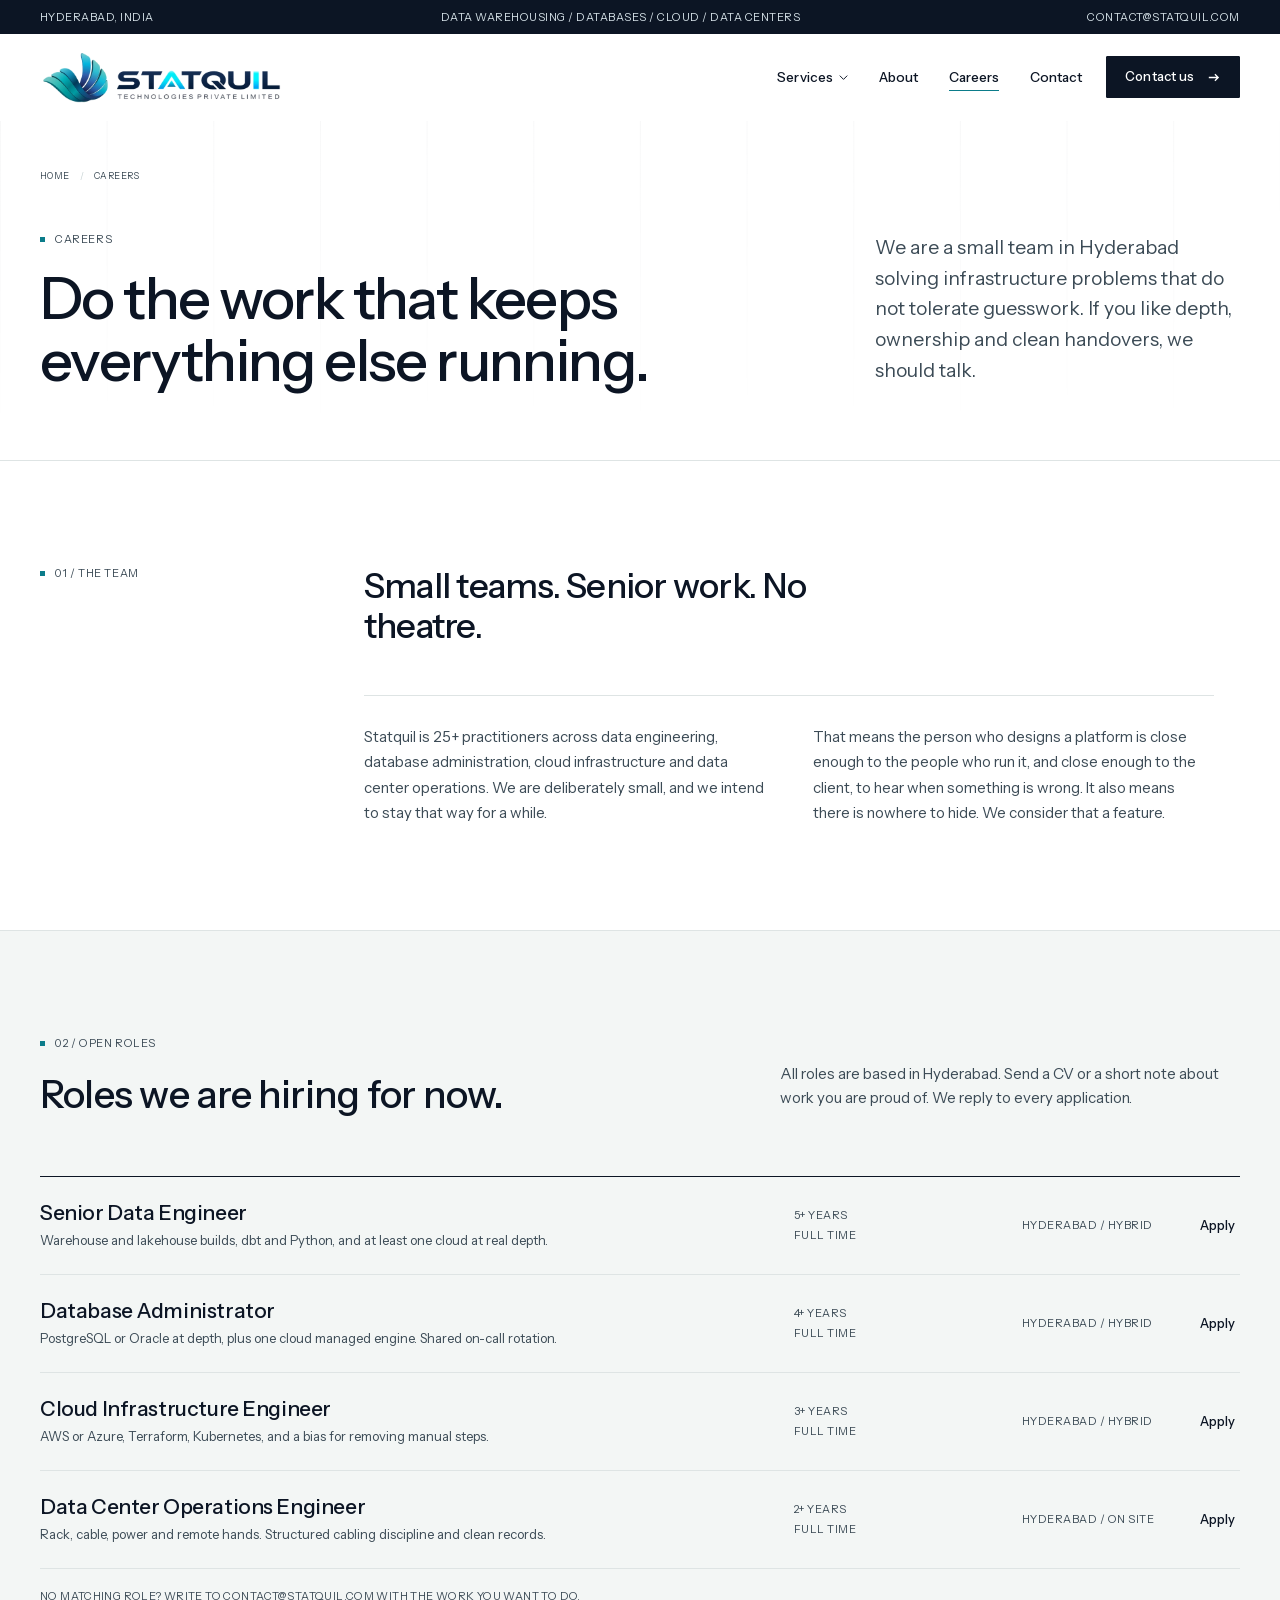
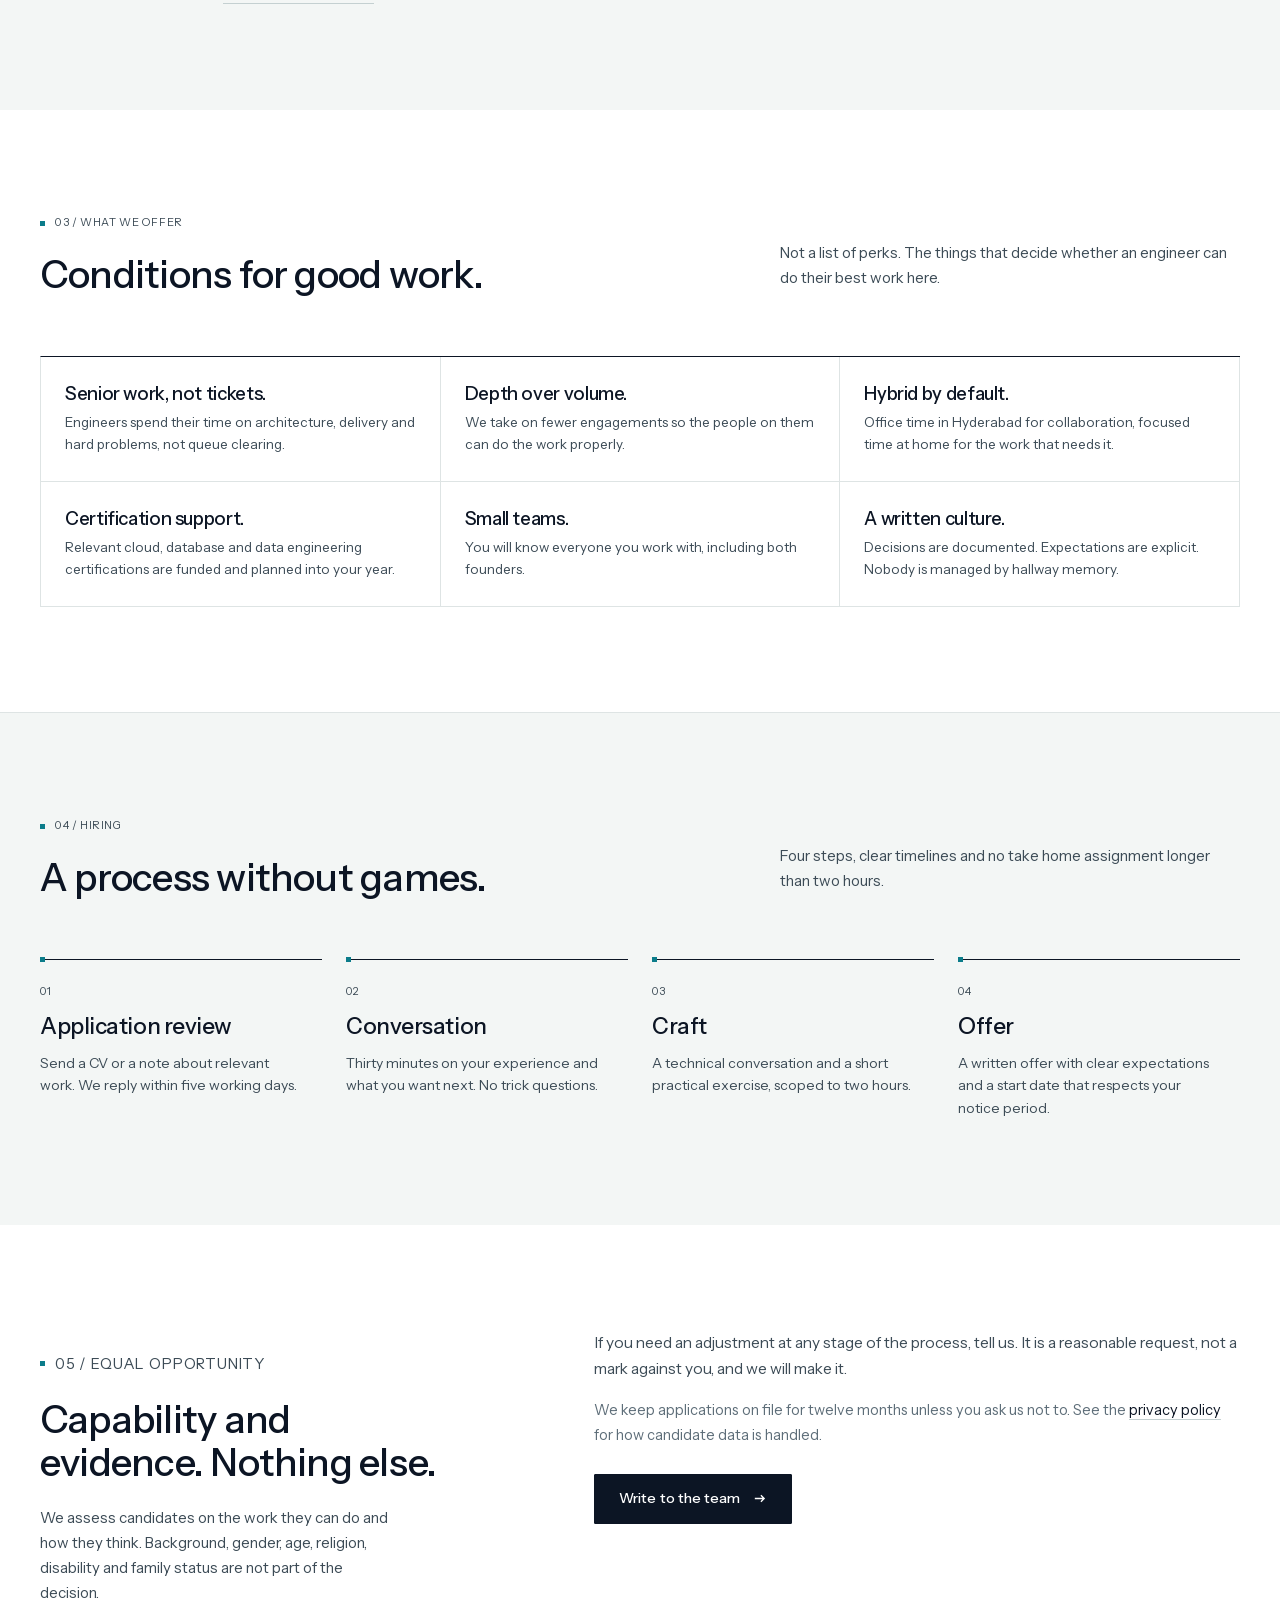
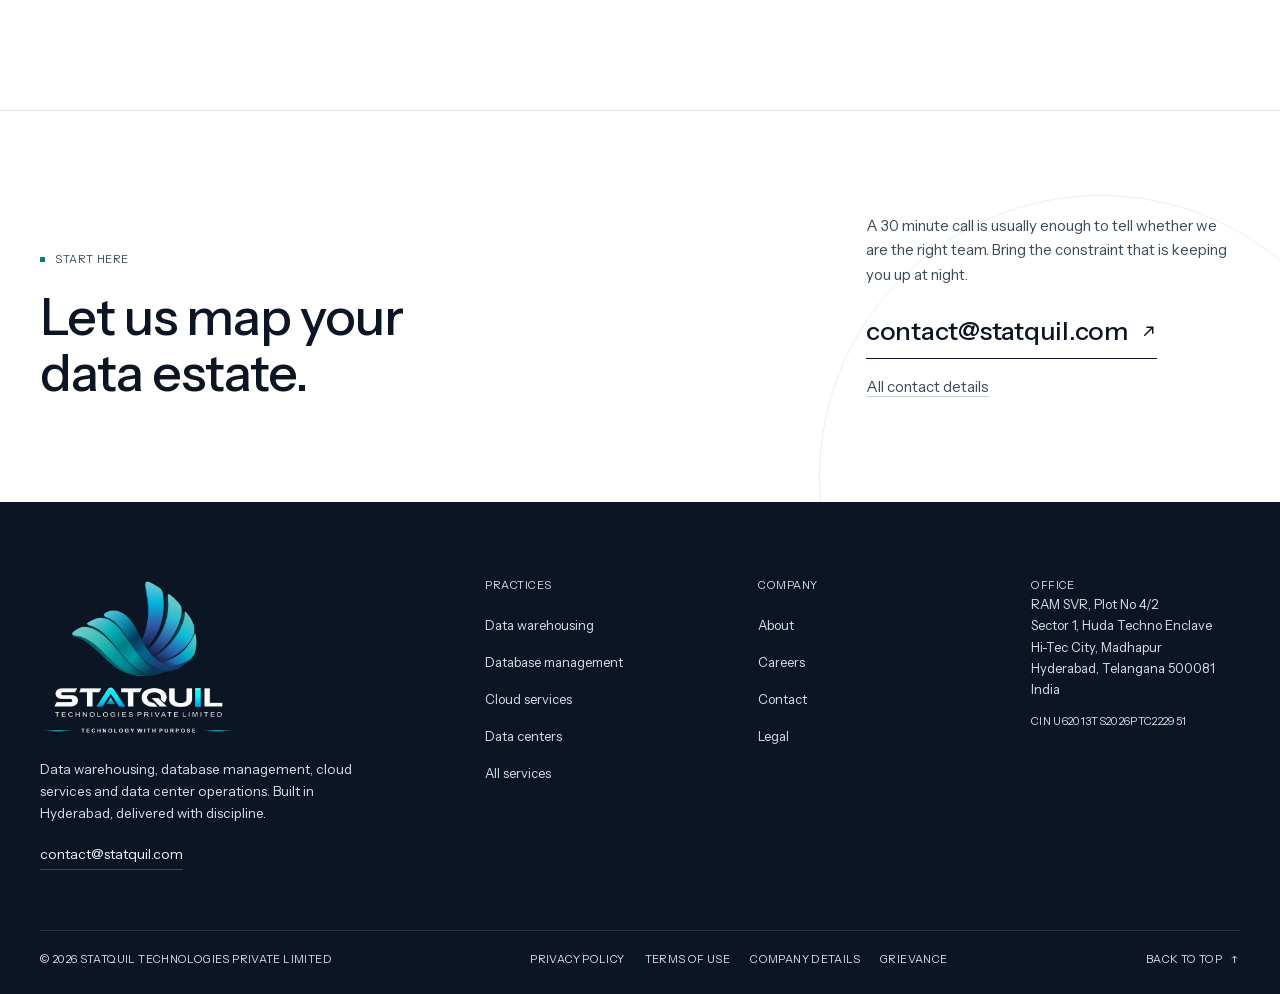
<file: careers.html>
<!DOCTYPE html>
<html lang="en">
<head>
<meta charset="utf-8">
<meta name="viewport" content="width=device-width, initial-scale=1">
<title>Careers | Statquil Technologies</title>
<meta name="description" content="Careers at Statquil Technologies in Hyderabad. Open roles in data engineering, database administration, cloud infrastructure and data center operations.">
<link rel="canonical" href="https://statquil.com/careers.html">
<meta name="theme-color" content="#0c1524">
<meta property="og:type" content="website">
<meta property="og:site_name" content="Statquil Technologies">
<meta property="og:title" content="Careers | Statquil Technologies">
<meta property="og:description" content="Careers at Statquil Technologies in Hyderabad. Open roles in data engineering, database administration, cloud infrastructure and data center operations.">
<meta property="og:url" content="https://statquil.com/careers.html">
<meta property="og:image" content="https://statquil.com/assets/img/og-statquil.png">
<meta property="og:image:width" content="1200">
<meta property="og:image:height" content="630">
<meta property="og:image:alt" content="Statquil Technologies, data warehousing, database management, cloud and data centers">
<meta name="twitter:card" content="summary_large_image">
<meta name="twitter:title" content="Careers | Statquil Technologies">
<meta name="twitter:description" content="Careers at Statquil Technologies in Hyderabad. Open roles in data engineering, database administration, cloud infrastructure and data center operations.">
<meta name="twitter:image" content="https://statquil.com/assets/img/og-statquil.png">
<link rel="icon" href="assets/img/favicon.ico" sizes="any">
<link rel="icon" href="assets/img/icon-192.png" type="image/png">
<link rel="apple-touch-icon" href="assets/img/apple-touch-icon.png">
<link rel="preload" href="assets/fonts/instrument-sans.woff2" as="font" type="font/woff2" crossorigin>

<link rel="stylesheet" href="assets/css/main.css">
<script type="application/ld+json">{"@context":"https://schema.org","@type":"Organization","@id":"https://statquil.com/#organization","name":"Statquil Technologies Private Limited","url":"https://statquil.com/","logo":"https://statquil.com/assets/img/icon-512.png","image":"https://statquil.com/assets/img/og-statquil.png","email":"contact@statquil.com","description":"Statquil Technologies provides data warehousing, database management, cloud services and data center services from Hyderabad, India.","foundingDate":"2026","identifier":"U62013TS2026PTC222951","founders":[{"@type":"Person","name":"Dinesh Munipally"},{"@type":"Person","name":"Umarani"}],"address":{"@type":"PostalAddress","streetAddress":"RAM SVR, Plot No 4/2, Sector 1, Huda Techno Enclave, Hi-Tec City, Madhapur","addressLocality":"Hyderabad","addressRegion":"Telangana","postalCode":"500081","addressCountry":"IN"},"contactPoint":{"@type":"ContactPoint","contactType":"sales","email":"contact@statquil.com","areaServed":"IN","availableLanguage":["en"]},"knowsAbout":["Data warehousing","Database management","Cloud services","Data center operations"]}</script>
<script type="application/ld+json">{"@context":"https://schema.org","@type":"WebPage","name":"Careers at Statquil Technologies","url":"https://statquil.com/careers.html","description":"Open roles in data engineering, database administration, cloud infrastructure and data center operations in Hyderabad."}</script>
</head>
<body id="top">
<a class="skip" href="#main">Skip to content</a>
<div class="utility">
  <div class="wrap utility-inner">
    <span>Hyderabad, India</span>
    <span class="utility-mid">Data warehousing / Databases / Cloud / Data centers</span>
    <a href="mailto:contact@statquil.com">contact@statquil.com</a>
  </div>
</div>
<header class="site-header" id="site-header">
  <div class="wrap header-inner">
    <a class="brand" href="index.html" aria-label="Statquil Technologies, home">
      <img src="assets/img/statquil-logo-light.webp" width="720" height="154" alt="Statquil Technologies Private Limited" fetchpriority="high" decoding="async">
    </a>
    <nav class="nav" aria-label="Primary">
      <div class="nav-item has-menu">
        <button type="button" class="nav-link menu-trigger" aria-expanded="false" aria-controls="services-dropdown">Services <svg viewBox="0 0 12 8" aria-hidden="true" fill="none" stroke="currentColor" stroke-width="1.3"><path d="m1 1.5 5 5 5-5"/></svg></button>
        <div class="dropdown" id="services-dropdown">
          <div class="dropdown-inner">
            <a href="services/data-warehousing.html"><span class="dd-num">01</span>Data warehousing</a><a href="services/database-management.html"><span class="dd-num">02</span>Database management</a><a href="services/cloud-services.html"><span class="dd-num">03</span>Cloud services</a><a href="services/data-centers.html"><span class="dd-num">04</span>Data centers</a>
            <a class="dd-all" href="services.html"><span>All services</span><span>04</span></a>
          </div>
        </div>
      </div>
      <a class="nav-link" href="about.html">About</a><a class="nav-link" href="careers.html" aria-current="page">Careers</a><a class="nav-link" href="contact.html">Contact</a>
    </nav>
    <div class="header-actions">
      <a class="btn btn--sm" href="contact.html">Contact us <svg viewBox="0 0 16 16" aria-hidden="true" fill="none" stroke="currentColor" stroke-width="1.4"><path d="M3 8h10M9.5 4.5 13 8l-3.5 3.5"/></svg></a>
      <button class="menu-toggle" type="button" aria-expanded="false" aria-controls="mobile-panel" aria-label="Open menu">
        <span></span><span></span>
      </button>
    </div>
  </div>
  <div class="mobile-panel" id="mobile-panel">
    <a class="m-link" href="services.html">Services <span>04 practices</span></a>
    <div class="mobile-group">
      <p class="eyebrow eyebrow--plain">Practices</p>
      <a href="services/data-warehousing.html">Data warehousing</a>
        <a href="services/database-management.html">Database management</a>
        <a href="services/cloud-services.html">Cloud services</a>
        <a href="services/data-centers.html">Data centers</a>
    </div>
    <a class="m-link" href="about.html">About <span>Company</span></a>
    <a class="m-link" href="careers.html">Careers <span>Open roles</span></a>
    <a class="m-link" href="contact.html">Contact <span>Hyderabad</span></a>
    <a class="btn" href="contact.html">Contact us <svg viewBox="0 0 16 16" aria-hidden="true" fill="none" stroke="currentColor" stroke-width="1.4"><path d="M3 8h10M9.5 4.5 13 8l-3.5 3.5"/></svg></a>
  </div>
</header>
<main id="main">
<section class="page-hero">
  <div class="wrap">
    <nav class="crumbs" aria-label="Breadcrumb"><a href="index.html">Home</a><span aria-hidden="true">/</span><span aria-current="page">Careers</span></nav>
    <div class="page-hero-grid">
      <div>
        <p class="eyebrow">Careers</p>
        <h1>Do the work that keeps everything else running.</h1>
      </div>
      <p class="lede">We are a small team in Hyderabad solving infrastructure problems that do not tolerate guesswork. If you like depth, ownership and clean handovers, we should talk.</p>
    </div>
  </div>
</section>

<section class="section">
  <div class="wrap statement">
    <div><p class="eyebrow">01 / The team</p></div>
    <div class="statement-body">
      <p class="big">Small teams. Senior work. No theatre.</p>
      <div class="statement-cols">
        <p>Statquil is 25+ practitioners across data engineering, database administration, cloud infrastructure and data center operations. We are deliberately small, and we intend to stay that way for a while.</p>
        <p>That means the person who designs a platform is close enough to the people who run it, and close enough to the client, to hear when something is wrong. It also means there is nowhere to hide. We consider that a feature.</p>
      </div>
    </div>
  </div>
</section>

<section class="section section--mist">
  <div class="wrap">
    <div class="section-head ">
      <div>
        <p class="eyebrow">02 / Open roles</p>
        <h2>Roles we are hiring for now.</h2>
      </div>
      <div class="head-copy"><p>All roles are based in Hyderabad. Send a CV or a short note about work you are proud of. We reply to every application.</p></div>
    </div>
    <div class="roles reveal">
      <article class="role-row">
        <div>
          <h3>Senior Data Engineer</h3>
          <p class="role-desc">Warehouse and lakehouse builds, dbt and Python, and at least one cloud at real depth.</p>
        </div>
        <div class="meta">5+ years<br>Full time</div>
        <div class="meta">Hyderabad / Hybrid</div>
        <a class="apply" href="mailto:contact@statquil.com?subject=Application%3A%20Senior%20Data%20Engineer">Apply <svg viewBox="0 0 16 16" aria-hidden="true" fill="none" stroke="currentColor" stroke-width="1.4"><path d="M4 12 12 4M6 4h6v6"/></svg></a>
      </article>
      <article class="role-row">
        <div>
          <h3>Database Administrator</h3>
          <p class="role-desc">PostgreSQL or Oracle at depth, plus one cloud managed engine. Shared on-call rotation.</p>
        </div>
        <div class="meta">4+ years<br>Full time</div>
        <div class="meta">Hyderabad / Hybrid</div>
        <a class="apply" href="mailto:contact@statquil.com?subject=Application%3A%20Database%20Administrator">Apply <svg viewBox="0 0 16 16" aria-hidden="true" fill="none" stroke="currentColor" stroke-width="1.4"><path d="M4 12 12 4M6 4h6v6"/></svg></a>
      </article>
      <article class="role-row">
        <div>
          <h3>Cloud Infrastructure Engineer</h3>
          <p class="role-desc">AWS or Azure, Terraform, Kubernetes, and a bias for removing manual steps.</p>
        </div>
        <div class="meta">3+ years<br>Full time</div>
        <div class="meta">Hyderabad / Hybrid</div>
        <a class="apply" href="mailto:contact@statquil.com?subject=Application%3A%20Cloud%20Infrastructure%20Engineer">Apply <svg viewBox="0 0 16 16" aria-hidden="true" fill="none" stroke="currentColor" stroke-width="1.4"><path d="M4 12 12 4M6 4h6v6"/></svg></a>
      </article>
      <article class="role-row">
        <div>
          <h3>Data Center Operations Engineer</h3>
          <p class="role-desc">Rack, cable, power and remote hands. Structured cabling discipline and clean records.</p>
        </div>
        <div class="meta">2+ years<br>Full time</div>
        <div class="meta">Hyderabad / On site</div>
        <a class="apply" href="mailto:contact@statquil.com?subject=Application%3A%20Data%20Center%20Operations%20Engineer">Apply <svg viewBox="0 0 16 16" aria-hidden="true" fill="none" stroke="currentColor" stroke-width="1.4"><path d="M4 12 12 4M6 4h6v6"/></svg></a>
      </article>
    </div>
    <p class="case-note" style="margin-top:18px">No matching role? Write to <a href="mailto:contact@statquil.com" style="border-bottom:1px solid #c4d0d1">contact@statquil.com</a> with the work you want to do.</p>
  </div>
</section>

<section class="section">
  <div class="wrap">
    <div class="section-head ">
      <div>
        <p class="eyebrow">03 / What we offer</p>
        <h2>Conditions for good work.</h2>
      </div>
      <div class="head-copy"><p>Not a list of perks. The things that decide whether an engineer can do their best work here.</p></div>
    </div>
    <div class="benefits reveal"><article class="benefit"><h3>Senior work, not tickets.</h3><p>Engineers spend their time on architecture, delivery and hard problems, not queue clearing.</p></article><article class="benefit"><h3>Depth over volume.</h3><p>We take on fewer engagements so the people on them can do the work properly.</p></article><article class="benefit"><h3>Hybrid by default.</h3><p>Office time in Hyderabad for collaboration, focused time at home for the work that needs it.</p></article><article class="benefit"><h3>Certification support.</h3><p>Relevant cloud, database and data engineering certifications are funded and planned into your year.</p></article><article class="benefit"><h3>Small teams.</h3><p>You will know everyone you work with, including both founders.</p></article><article class="benefit"><h3>A written culture.</h3><p>Decisions are documented. Expectations are explicit. Nobody is managed by hallway memory.</p></article></div>
  </div>
</section>

<section class="section section--mist">
  <div class="wrap">
    <div class="section-head ">
      <div>
        <p class="eyebrow">04 / Hiring</p>
        <h2>A process without games.</h2>
      </div>
      <div class="head-copy"><p>Four steps, clear timelines and no take home assignment longer than two hours.</p></div>
    </div>
    <ol class="process">
      <li class="step"><span class="step-num">01</span><h3>Application review</h3><p>Send a CV or a note about relevant work. We reply within five working days.</p></li>
      <li class="step"><span class="step-num">02</span><h3>Conversation</h3><p>Thirty minutes on your experience and what you want next. No trick questions.</p></li>
      <li class="step"><span class="step-num">03</span><h3>Craft</h3><p>A technical conversation and a short practical exercise, scoped to two hours.</p></li>
      <li class="step"><span class="step-num">04</span><h3>Offer</h3><p>A written offer with clear expectations and a start date that respects your notice period.</p></li>
    </ol>
  </div>
</section>

<section class="section">
  <div class="wrap split">
    <div class="split-aside">
      <p class="eyebrow">05 / Equal opportunity</p>
      <h2>Capability and evidence. Nothing else.</h2>
      <p>We assess candidates on the work they can do and how they think. Background, gender, age, religion, disability and family status are not part of the decision.</p>
    </div>
    <div>
      <p style="max-width:66ch;color:#3c4b56;font-size:15.5px;line-height:1.7">If you need an adjustment at any stage of the process, tell us. It is a reasonable request, not a mark against you, and we will make it.</p>
      <p style="max-width:66ch;margin-top:16px;color:#5e6e79;font-size:14.5px;line-height:1.7">We keep applications on file for twelve months unless you ask us not to. See the <a href="legal.html#privacy" style="border-bottom:1px solid #c4d0d1;color:#0c1524">privacy policy</a> for how candidate data is handled.</p>
      <a class="btn" style="margin-top:26px" href="mailto:contact@statquil.com?subject=Careers%20at%20Statquil">Write to the team <svg viewBox="0 0 16 16" aria-hidden="true" fill="none" stroke="currentColor" stroke-width="1.4"><path d="M3 8h10M9.5 4.5 13 8l-3.5 3.5"/></svg></a>
    </div>
  </div>
</section>

<section class="cta">
  <div class="wrap cta-inner">
    <div>
      <p class="eyebrow">Start here</p>
      <h2>Let us map your data estate.</h2>
    </div>
    <div class="cta-copy">
      <p>A 30 minute call is usually enough to tell whether we are the right team. Bring the constraint that is keeping you up at night.</p>
      <a class="email-link" href="mailto:contact@statquil.com">contact@statquil.com <svg viewBox="0 0 16 16" aria-hidden="true" fill="none" stroke="currentColor" stroke-width="1.4"><path d="M4 12 12 4M6 4h6v6"/></svg></a>
      <p class="panel-caption" style="margin-top:16px"><a href="contact.html" style="border-bottom:1px solid #c4d0d1">All contact details</a></p>
    </div>
  </div>
</section>
</main>
<footer class="site-footer">
  <div class="wrap">
    <div class="footer-top">
      <div class="footer-brand">
        <img src="assets/img/statquil-logo-dark.webp" width="640" height="514" alt="Statquil Technologies Private Limited" loading="lazy" decoding="async">
        <p>Data warehousing, database management, cloud services and data center operations. Built in Hyderabad, delivered with discipline.</p>
        <a class="footer-mail" href="mailto:contact@statquil.com">contact@statquil.com</a>
      </div>
      <div class="footer-col">
        <h3>Practices</h3>
        <ul>
          <li><a href="services/data-warehousing.html">Data warehousing</a></li><li><a href="services/database-management.html">Database management</a></li><li><a href="services/cloud-services.html">Cloud services</a></li><li><a href="services/data-centers.html">Data centers</a></li>
          <li><a href="services.html">All services</a></li>
        </ul>
      </div>
      <div class="footer-col">
        <h3>Company</h3>
        <ul>
          <li><a href="about.html">About</a></li>
          <li><a href="careers.html">Careers</a></li>
          <li><a href="contact.html">Contact</a></li>
          <li><a href="legal.html">Legal</a></li>
        </ul>
      </div>
      <div class="footer-col">
        <h3>Office</h3>
        <address>
          RAM SVR, Plot No 4/2<br>
          Sector 1, Huda Techno Enclave<br>
          Hi-Tec City, Madhapur<br>
          Hyderabad, Telangana 500081<br>
          India
        </address>
        <p class="cin">CIN U62013TS2026PTC222951</p>
      </div>
    </div>
    <div class="footer-bottom">
      <p>&copy; <span data-year>2026</span> Statquil Technologies Private Limited</p>
      <nav aria-label="Legal and company">
        <a href="privacy-policy.html">Privacy Policy</a>
        <a href="terms-of-use.html">Terms of Use</a>
        <a href="legal.html#company">Company details</a>
        <a href="legal.html#contact">Grievance</a>
      </nav>
      <a class="to-top" href="#top">Back to top <svg viewBox="0 0 16 16" aria-hidden="true" fill="none" stroke="currentColor" stroke-width="1.4"><path d="M8 13V3M4.5 6.5 8 3l3.5 3.5"/></svg></a>
    </div>
  </div>
</footer>
<script src="assets/js/main.js" defer></script>
</body>
</html>
</file>
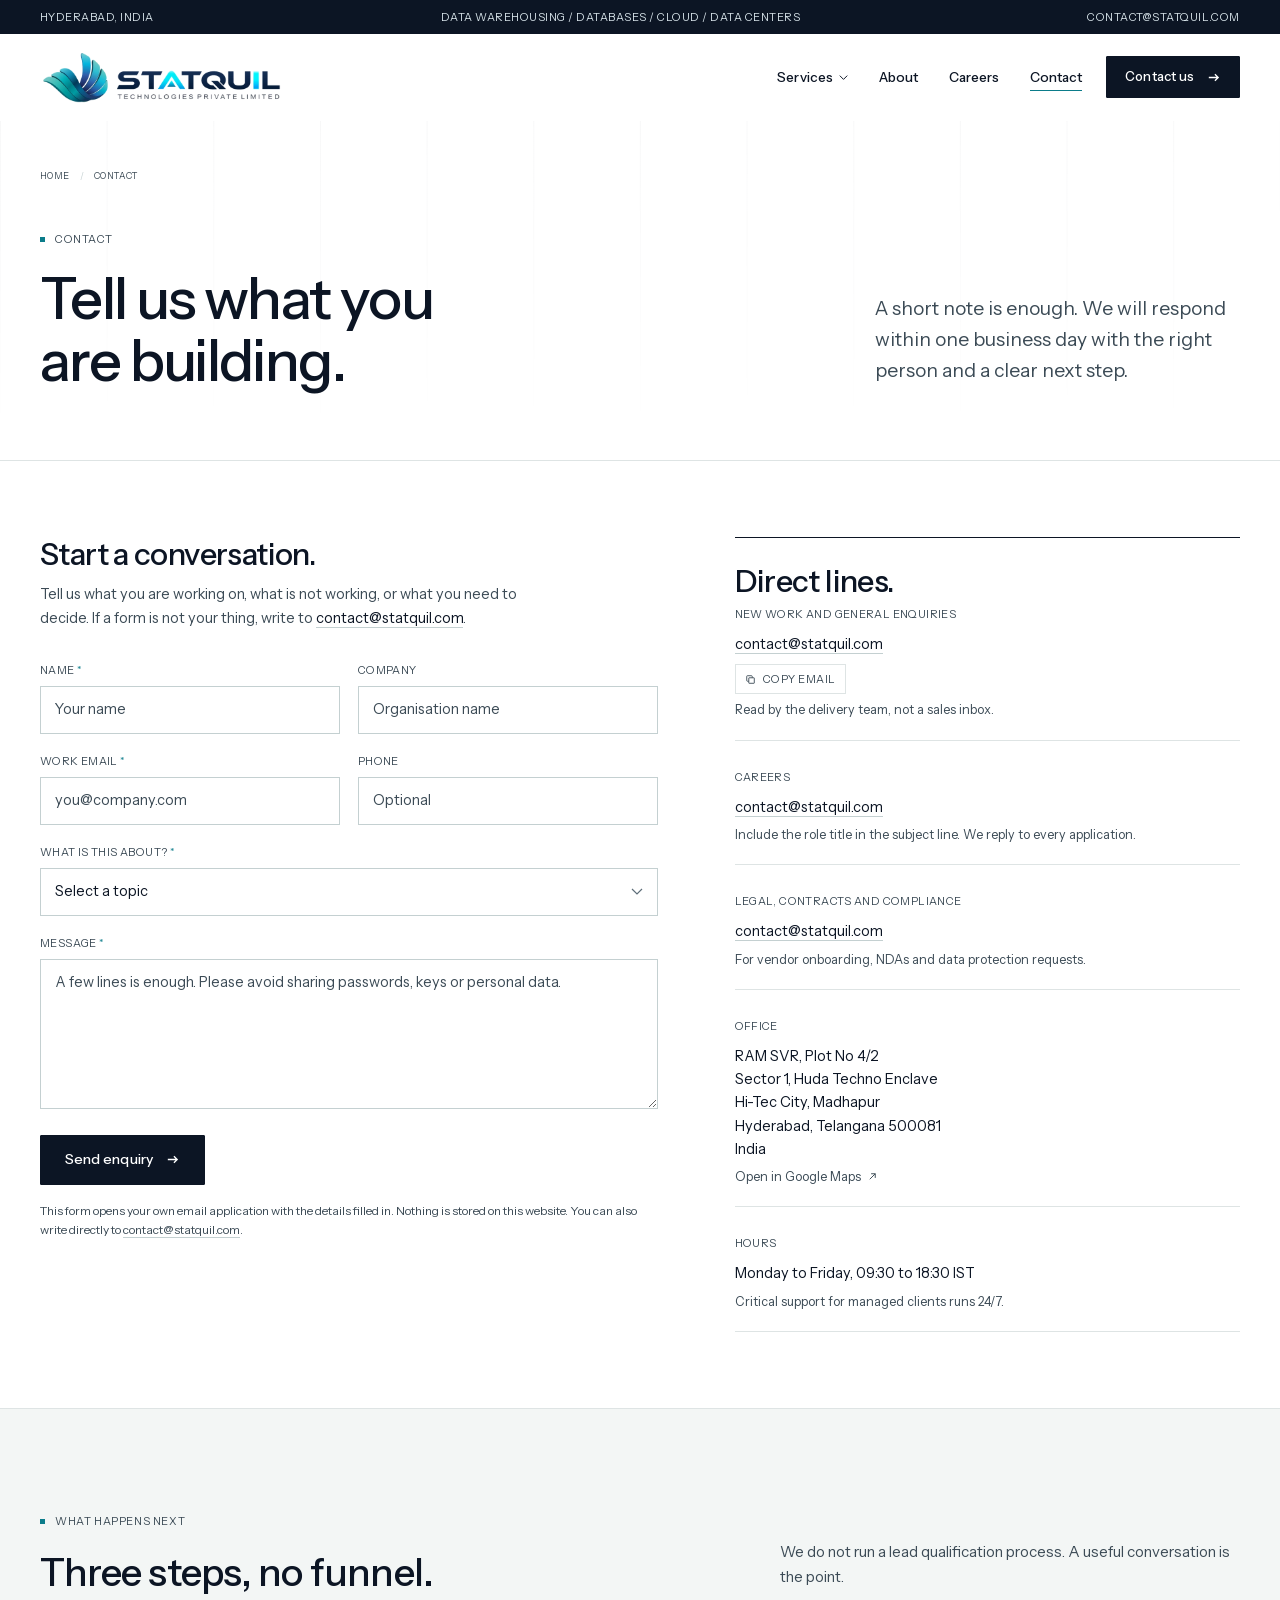
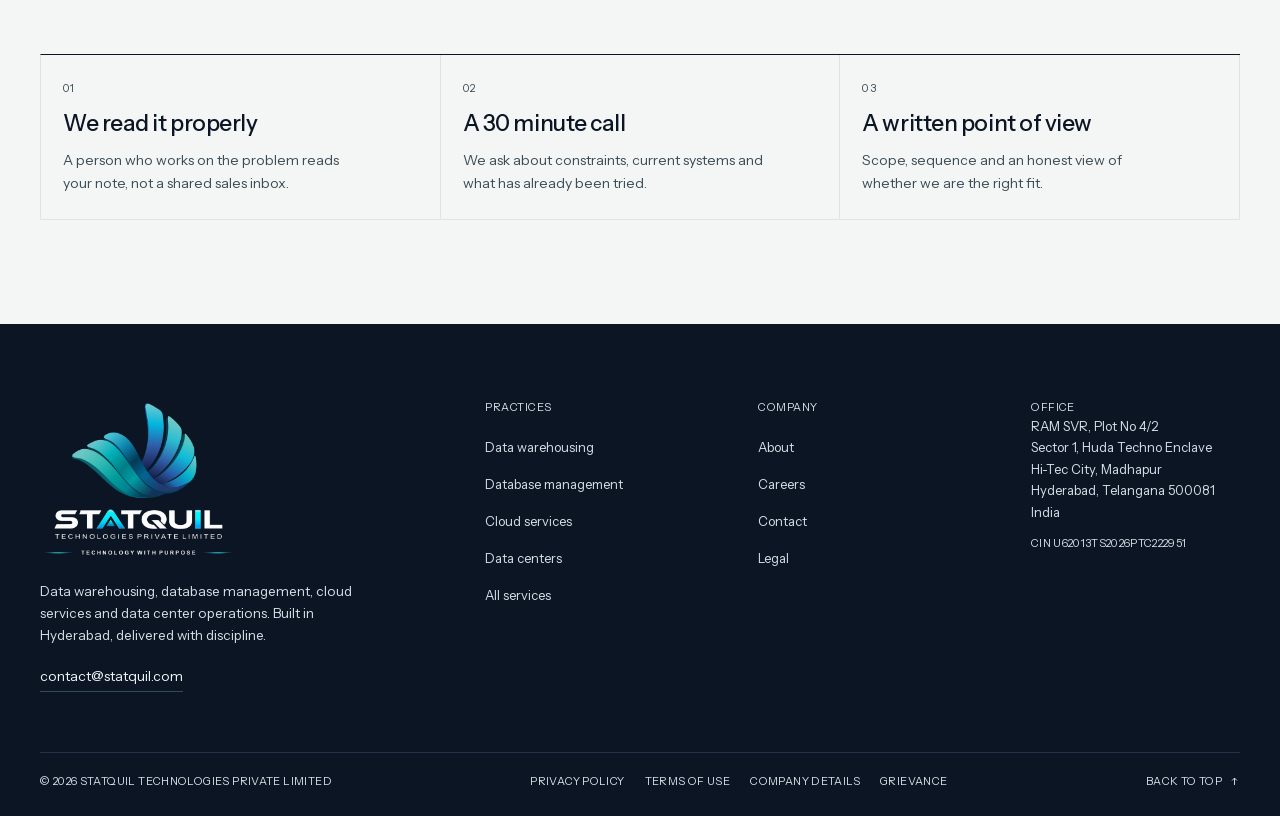
<file: contact.html>
<!DOCTYPE html>
<html lang="en">
<head>
<meta charset="utf-8">
<meta name="viewport" content="width=device-width, initial-scale=1">
<title>Contact | Statquil Technologies</title>
<meta name="description" content="Contact Statquil Technologies in Hyderabad for data warehousing, database management, cloud and data center services. Email contact@statquil.com.">
<link rel="canonical" href="https://statquil.com/contact.html">
<meta name="theme-color" content="#0c1524">
<meta property="og:type" content="website">
<meta property="og:site_name" content="Statquil Technologies">
<meta property="og:title" content="Contact | Statquil Technologies">
<meta property="og:description" content="Contact Statquil Technologies in Hyderabad for data warehousing, database management, cloud and data center services. Email contact@statquil.com.">
<meta property="og:url" content="https://statquil.com/contact.html">
<meta property="og:image" content="https://statquil.com/assets/img/og-statquil.png">
<meta property="og:image:width" content="1200">
<meta property="og:image:height" content="630">
<meta property="og:image:alt" content="Statquil Technologies, data warehousing, database management, cloud and data centers">
<meta name="twitter:card" content="summary_large_image">
<meta name="twitter:title" content="Contact | Statquil Technologies">
<meta name="twitter:description" content="Contact Statquil Technologies in Hyderabad for data warehousing, database management, cloud and data center services. Email contact@statquil.com.">
<meta name="twitter:image" content="https://statquil.com/assets/img/og-statquil.png">
<link rel="icon" href="assets/img/favicon.ico" sizes="any">
<link rel="icon" href="assets/img/icon-192.png" type="image/png">
<link rel="apple-touch-icon" href="assets/img/apple-touch-icon.png">
<link rel="preload" href="assets/fonts/instrument-sans.woff2" as="font" type="font/woff2" crossorigin>

<link rel="stylesheet" href="assets/css/main.css">
<script type="application/ld+json">{"@context":"https://schema.org","@type":"Organization","@id":"https://statquil.com/#organization","name":"Statquil Technologies Private Limited","url":"https://statquil.com/","logo":"https://statquil.com/assets/img/icon-512.png","image":"https://statquil.com/assets/img/og-statquil.png","email":"contact@statquil.com","description":"Statquil Technologies provides data warehousing, database management, cloud services and data center services from Hyderabad, India.","foundingDate":"2026","identifier":"U62013TS2026PTC222951","founders":[{"@type":"Person","name":"Dinesh Munipally"},{"@type":"Person","name":"Umarani"}],"address":{"@type":"PostalAddress","streetAddress":"RAM SVR, Plot No 4/2, Sector 1, Huda Techno Enclave, Hi-Tec City, Madhapur","addressLocality":"Hyderabad","addressRegion":"Telangana","postalCode":"500081","addressCountry":"IN"},"contactPoint":{"@type":"ContactPoint","contactType":"sales","email":"contact@statquil.com","areaServed":"IN","availableLanguage":["en"]},"knowsAbout":["Data warehousing","Database management","Cloud services","Data center operations"]}</script>
<script type="application/ld+json">{"@context":"https://schema.org","@type":"ContactPage","name":"Contact Statquil Technologies","url":"https://statquil.com/contact.html","mainEntity":{"@id":"https://statquil.com/#organization"}}</script>
</head>
<body id="top">
<a class="skip" href="#main">Skip to content</a>
<div class="utility">
  <div class="wrap utility-inner">
    <span>Hyderabad, India</span>
    <span class="utility-mid">Data warehousing / Databases / Cloud / Data centers</span>
    <a href="mailto:contact@statquil.com">contact@statquil.com</a>
  </div>
</div>
<header class="site-header" id="site-header">
  <div class="wrap header-inner">
    <a class="brand" href="index.html" aria-label="Statquil Technologies, home">
      <img src="assets/img/statquil-logo-light.webp" width="720" height="154" alt="Statquil Technologies Private Limited" fetchpriority="high" decoding="async">
    </a>
    <nav class="nav" aria-label="Primary">
      <div class="nav-item has-menu">
        <button type="button" class="nav-link menu-trigger" aria-expanded="false" aria-controls="services-dropdown">Services <svg viewBox="0 0 12 8" aria-hidden="true" fill="none" stroke="currentColor" stroke-width="1.3"><path d="m1 1.5 5 5 5-5"/></svg></button>
        <div class="dropdown" id="services-dropdown">
          <div class="dropdown-inner">
            <a href="services/data-warehousing.html"><span class="dd-num">01</span>Data warehousing</a><a href="services/database-management.html"><span class="dd-num">02</span>Database management</a><a href="services/cloud-services.html"><span class="dd-num">03</span>Cloud services</a><a href="services/data-centers.html"><span class="dd-num">04</span>Data centers</a>
            <a class="dd-all" href="services.html"><span>All services</span><span>04</span></a>
          </div>
        </div>
      </div>
      <a class="nav-link" href="about.html">About</a><a class="nav-link" href="careers.html">Careers</a><a class="nav-link" href="contact.html" aria-current="page">Contact</a>
    </nav>
    <div class="header-actions">
      <a class="btn btn--sm" href="contact.html">Contact us <svg viewBox="0 0 16 16" aria-hidden="true" fill="none" stroke="currentColor" stroke-width="1.4"><path d="M3 8h10M9.5 4.5 13 8l-3.5 3.5"/></svg></a>
      <button class="menu-toggle" type="button" aria-expanded="false" aria-controls="mobile-panel" aria-label="Open menu">
        <span></span><span></span>
      </button>
    </div>
  </div>
  <div class="mobile-panel" id="mobile-panel">
    <a class="m-link" href="services.html">Services <span>04 practices</span></a>
    <div class="mobile-group">
      <p class="eyebrow eyebrow--plain">Practices</p>
      <a href="services/data-warehousing.html">Data warehousing</a>
        <a href="services/database-management.html">Database management</a>
        <a href="services/cloud-services.html">Cloud services</a>
        <a href="services/data-centers.html">Data centers</a>
    </div>
    <a class="m-link" href="about.html">About <span>Company</span></a>
    <a class="m-link" href="careers.html">Careers <span>Open roles</span></a>
    <a class="m-link" href="contact.html">Contact <span>Hyderabad</span></a>
    <a class="btn" href="contact.html">Contact us <svg viewBox="0 0 16 16" aria-hidden="true" fill="none" stroke="currentColor" stroke-width="1.4"><path d="M3 8h10M9.5 4.5 13 8l-3.5 3.5"/></svg></a>
  </div>
</header>
<main id="main">
<section class="page-hero">
  <div class="wrap">
    <nav class="crumbs" aria-label="Breadcrumb"><a href="index.html">Home</a><span aria-hidden="true">/</span><span aria-current="page">Contact</span></nav>
    <div class="page-hero-grid">
      <div>
        <p class="eyebrow">Contact</p>
        <h1>Tell us what you are building.</h1>
      </div>
      <p class="lede">A short note is enough. We will respond within one business day with the right person and a clear next step.</p>
    </div>
  </div>
</section>

<div class="wrap contact-grid">
  <div class="contact-form">
    <h2>Start a conversation.</h2>
    <p class="form-intro">Tell us what you are working on, what is not working, or what you need to decide. If a form is not your thing, write to <a href="mailto:contact@statquil.com" style="border-bottom:1px solid #c4d0d1;color:#0c1524">contact@statquil.com</a>.</p>
    <form id="enquiry-form" action="mailto:contact@statquil.com" method="post" enctype="text/plain" novalidate>
      <div class="form-row">
        <div class="field">
          <label for="name">Name <span class="req">*</span></label>
          <input id="name" name="name" type="text" autocomplete="name" required placeholder="Your name">
        </div>
        <div class="field">
          <label for="company">Company</label>
          <input id="company" name="company" type="text" autocomplete="organization" placeholder="Organisation name">
        </div>
      </div>
      <div class="form-row">
        <div class="field">
          <label for="email">Work email <span class="req">*</span></label>
          <input id="email" name="email" type="email" autocomplete="email" required placeholder="you@company.com">
        </div>
        <div class="field">
          <label for="phone">Phone</label>
          <input id="phone" name="phone" type="tel" autocomplete="tel" placeholder="Optional">
        </div>
      </div>
      <div class="field">
        <label for="interest">What is this about? <span class="req">*</span></label>
        <select id="interest" name="interest" required>
          <option value="" selected disabled>Select a topic</option>
          <option value="Data warehousing">Data warehousing</option><option value="Database management">Database management</option><option value="Cloud services">Cloud services</option><option value="Data centers">Data centers</option><option value="Careers">Careers</option><option value="General enquiry">General enquiry</option>
        </select>
      </div>
      <div class="field">
        <label for="message">Message <span class="req">*</span></label>
        <textarea id="message" name="message" required placeholder="A few lines is enough. Please avoid sharing passwords, keys or personal data."></textarea>
      </div>
      <div class="form-actions">
        <button class="btn" type="submit">Send enquiry <svg viewBox="0 0 16 16" aria-hidden="true" fill="none" stroke="currentColor" stroke-width="1.4"><path d="M3 8h10M9.5 4.5 13 8l-3.5 3.5"/></svg></button>
      </div>
      <p class="form-note">This form opens your own email application with the details filled in. Nothing is stored on this website. You can also write directly to <a href="mailto:contact@statquil.com">contact@statquil.com</a>.</p>
      <p class="form-status" id="form-status" role="status" aria-live="polite"></p>
    </form>
  </div>

  <div class="contact-side">
    <h2>Direct lines.</h2>
    <div class="side-block">
      <span class="side-k">New work and general enquiries</span>
      <div class="side-v"><a href="mailto:contact@statquil.com">contact@statquil.com</a></div>
      <button class="copy-btn" type="button" data-copy="contact@statquil.com"><svg viewBox="0 0 16 16" aria-hidden="true" fill="none" stroke="currentColor" stroke-width="1.3"><rect x="5.5" y="5.5" width="8" height="8" rx="0.5"/><path d="M10.5 5.5v-2a1 1 0 0 0-1-1h-6a1 1 0 0 0-1 1v6a1 1 0 0 0 1 1h2"/></svg> Copy email</button>
      <p class="side-note">Read by the delivery team, not a sales inbox.</p>
    </div>
    <div class="side-block">
      <span class="side-k">Careers</span>
      <div class="side-v"><a href="mailto:contact@statquil.com?subject=Careers%20at%20Statquil">contact@statquil.com</a></div>
      <p class="side-note">Include the role title in the subject line. We reply to every application.</p>
    </div>
    <div class="side-block">
      <span class="side-k">Legal, contracts and compliance</span>
      <div class="side-v"><a href="mailto:contact@statquil.com?subject=Legal%20and%20compliance%20enquiry">contact@statquil.com</a></div>
      <p class="side-note">For vendor onboarding, NDAs and data protection requests.</p>
    </div>
    <div class="side-block">
      <span class="side-k">Office</span>
      <div class="side-v">RAM SVR, Plot No 4/2<br>Sector 1, Huda Techno Enclave<br>Hi-Tec City, Madhapur<br>Hyderabad, Telangana 500081<br>India</div>
      <p class="side-note"><a href="https://www.google.com/maps/search/?api=1&query=RAM%20SVR%2C%20Plot%20No%204/2%2C%20Sector%201%2C%20Huda%20Techno%20Enclave%2C%20Hi-Tec%20City%2C%20Madhapur%2C%20Hyderabad%2C%20Telangana%20500081%2C%20India" target="_blank" rel="noopener">Open in Google Maps <svg viewBox="0 0 16 16" aria-hidden="true" fill="none" stroke="currentColor" stroke-width="1.4"><path d="M4 12 12 4M6 4h6v6"/></svg></a></p>
    </div>
    <div class="side-block">
      <span class="side-k">Hours</span>
      <div class="side-v">Monday to Friday, 09:30 to 18:30 IST</div>
      <p class="side-note">Critical support for managed clients runs 24/7.</p>
    </div>
  </div>
</div>

<section class="section section--mist">
  <div class="wrap">
    <div class="section-head ">
      <div>
        <p class="eyebrow">What happens next</p>
        <h2>Three steps, no funnel.</h2>
      </div>
      <div class="head-copy"><p>We do not run a lead qualification process. A useful conversation is the point.</p></div>
    </div>
    <div class="next-steps">
      <div class="step"><span class="step-num">01</span><h3>We read it properly</h3><p>A person who works on the problem reads your note, not a shared sales inbox.</p></div>
      <div class="step"><span class="step-num">02</span><h3>A 30 minute call</h3><p>We ask about constraints, current systems and what has already been tried.</p></div>
      <div class="step"><span class="step-num">03</span><h3>A written point of view</h3><p>Scope, sequence and an honest view of whether we are the right fit.</p></div>
    </div>
  </div>
</section>
</main>
<footer class="site-footer">
  <div class="wrap">
    <div class="footer-top">
      <div class="footer-brand">
        <img src="assets/img/statquil-logo-dark.webp" width="640" height="514" alt="Statquil Technologies Private Limited" loading="lazy" decoding="async">
        <p>Data warehousing, database management, cloud services and data center operations. Built in Hyderabad, delivered with discipline.</p>
        <a class="footer-mail" href="mailto:contact@statquil.com">contact@statquil.com</a>
      </div>
      <div class="footer-col">
        <h3>Practices</h3>
        <ul>
          <li><a href="services/data-warehousing.html">Data warehousing</a></li><li><a href="services/database-management.html">Database management</a></li><li><a href="services/cloud-services.html">Cloud services</a></li><li><a href="services/data-centers.html">Data centers</a></li>
          <li><a href="services.html">All services</a></li>
        </ul>
      </div>
      <div class="footer-col">
        <h3>Company</h3>
        <ul>
          <li><a href="about.html">About</a></li>
          <li><a href="careers.html">Careers</a></li>
          <li><a href="contact.html">Contact</a></li>
          <li><a href="legal.html">Legal</a></li>
        </ul>
      </div>
      <div class="footer-col">
        <h3>Office</h3>
        <address>
          RAM SVR, Plot No 4/2<br>
          Sector 1, Huda Techno Enclave<br>
          Hi-Tec City, Madhapur<br>
          Hyderabad, Telangana 500081<br>
          India
        </address>
        <p class="cin">CIN U62013TS2026PTC222951</p>
      </div>
    </div>
    <div class="footer-bottom">
      <p>&copy; <span data-year>2026</span> Statquil Technologies Private Limited</p>
      <nav aria-label="Legal and company">
        <a href="privacy-policy.html">Privacy Policy</a>
        <a href="terms-of-use.html">Terms of Use</a>
        <a href="legal.html#company">Company details</a>
        <a href="legal.html#contact">Grievance</a>
      </nav>
      <a class="to-top" href="#top">Back to top <svg viewBox="0 0 16 16" aria-hidden="true" fill="none" stroke="currentColor" stroke-width="1.4"><path d="M8 13V3M4.5 6.5 8 3l3.5 3.5"/></svg></a>
    </div>
  </div>
</footer>
<script src="assets/js/main.js" defer></script>
</body>
</html>
</file>
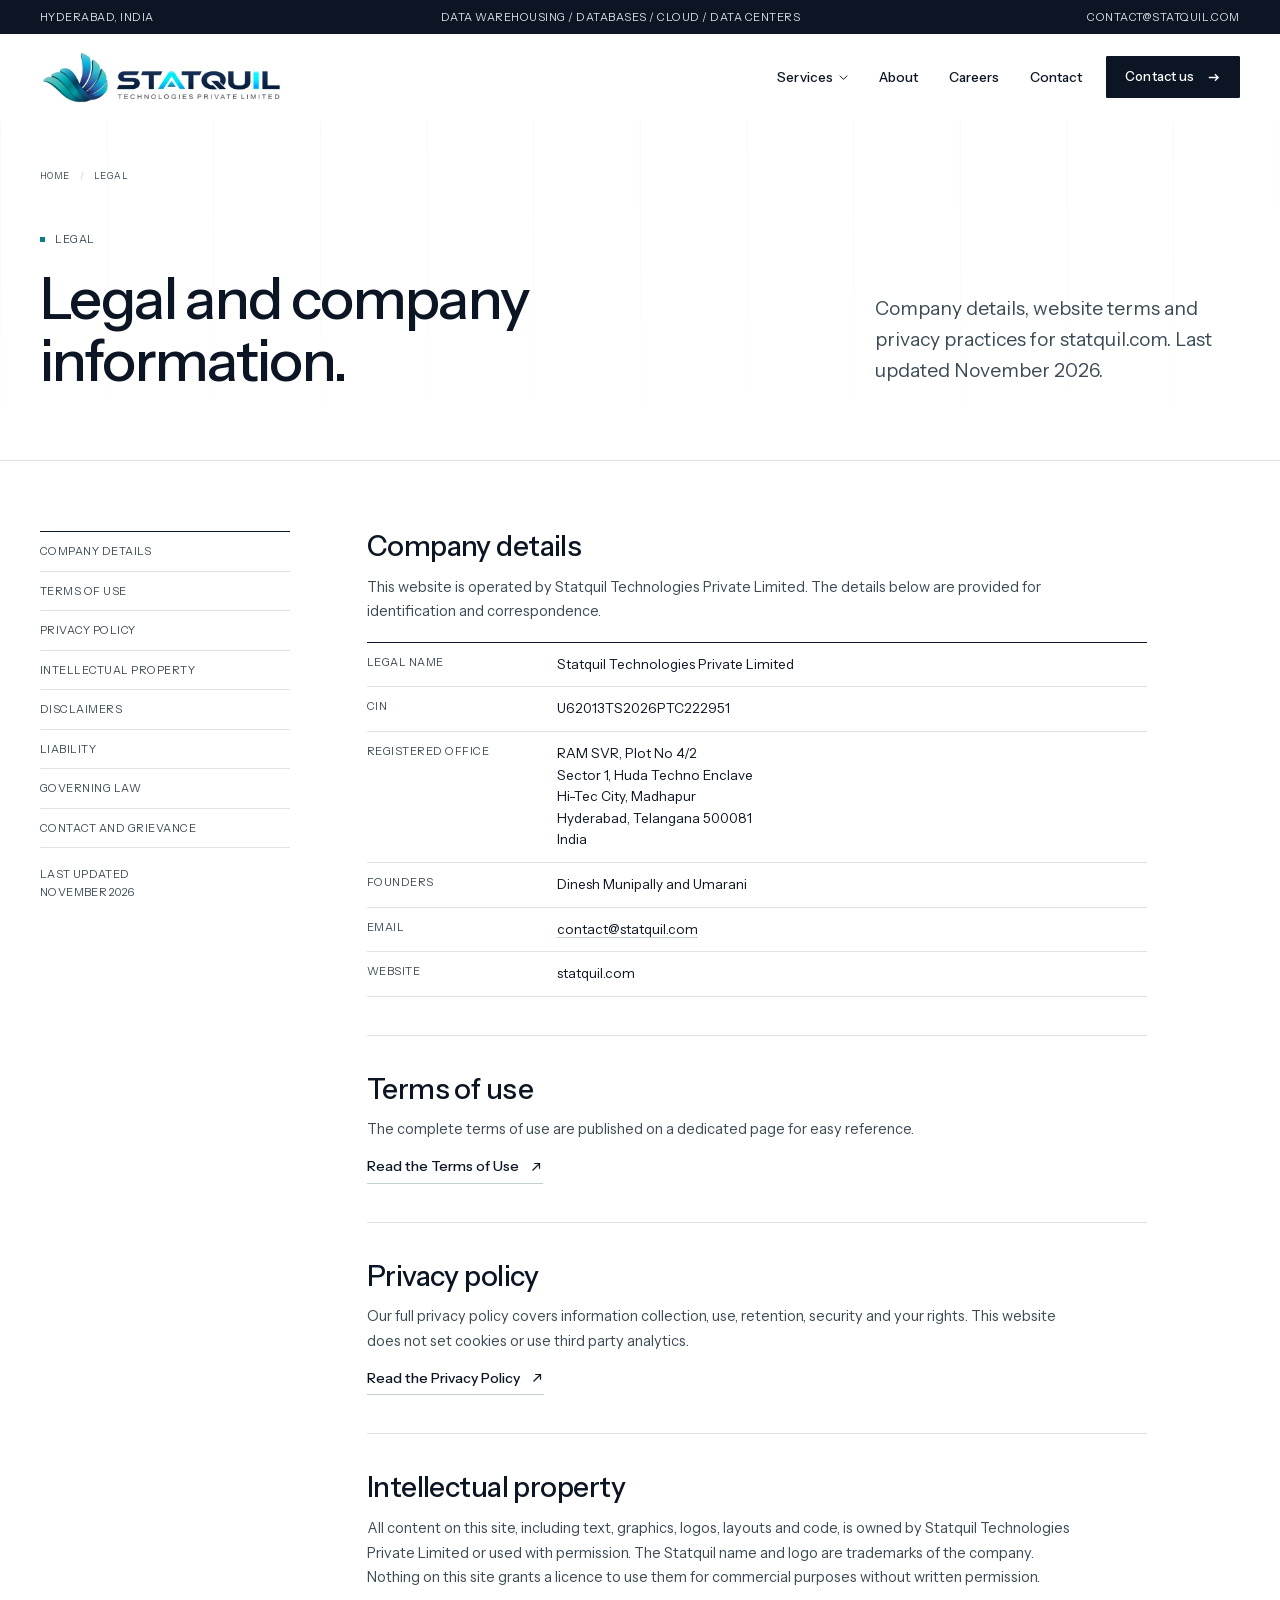
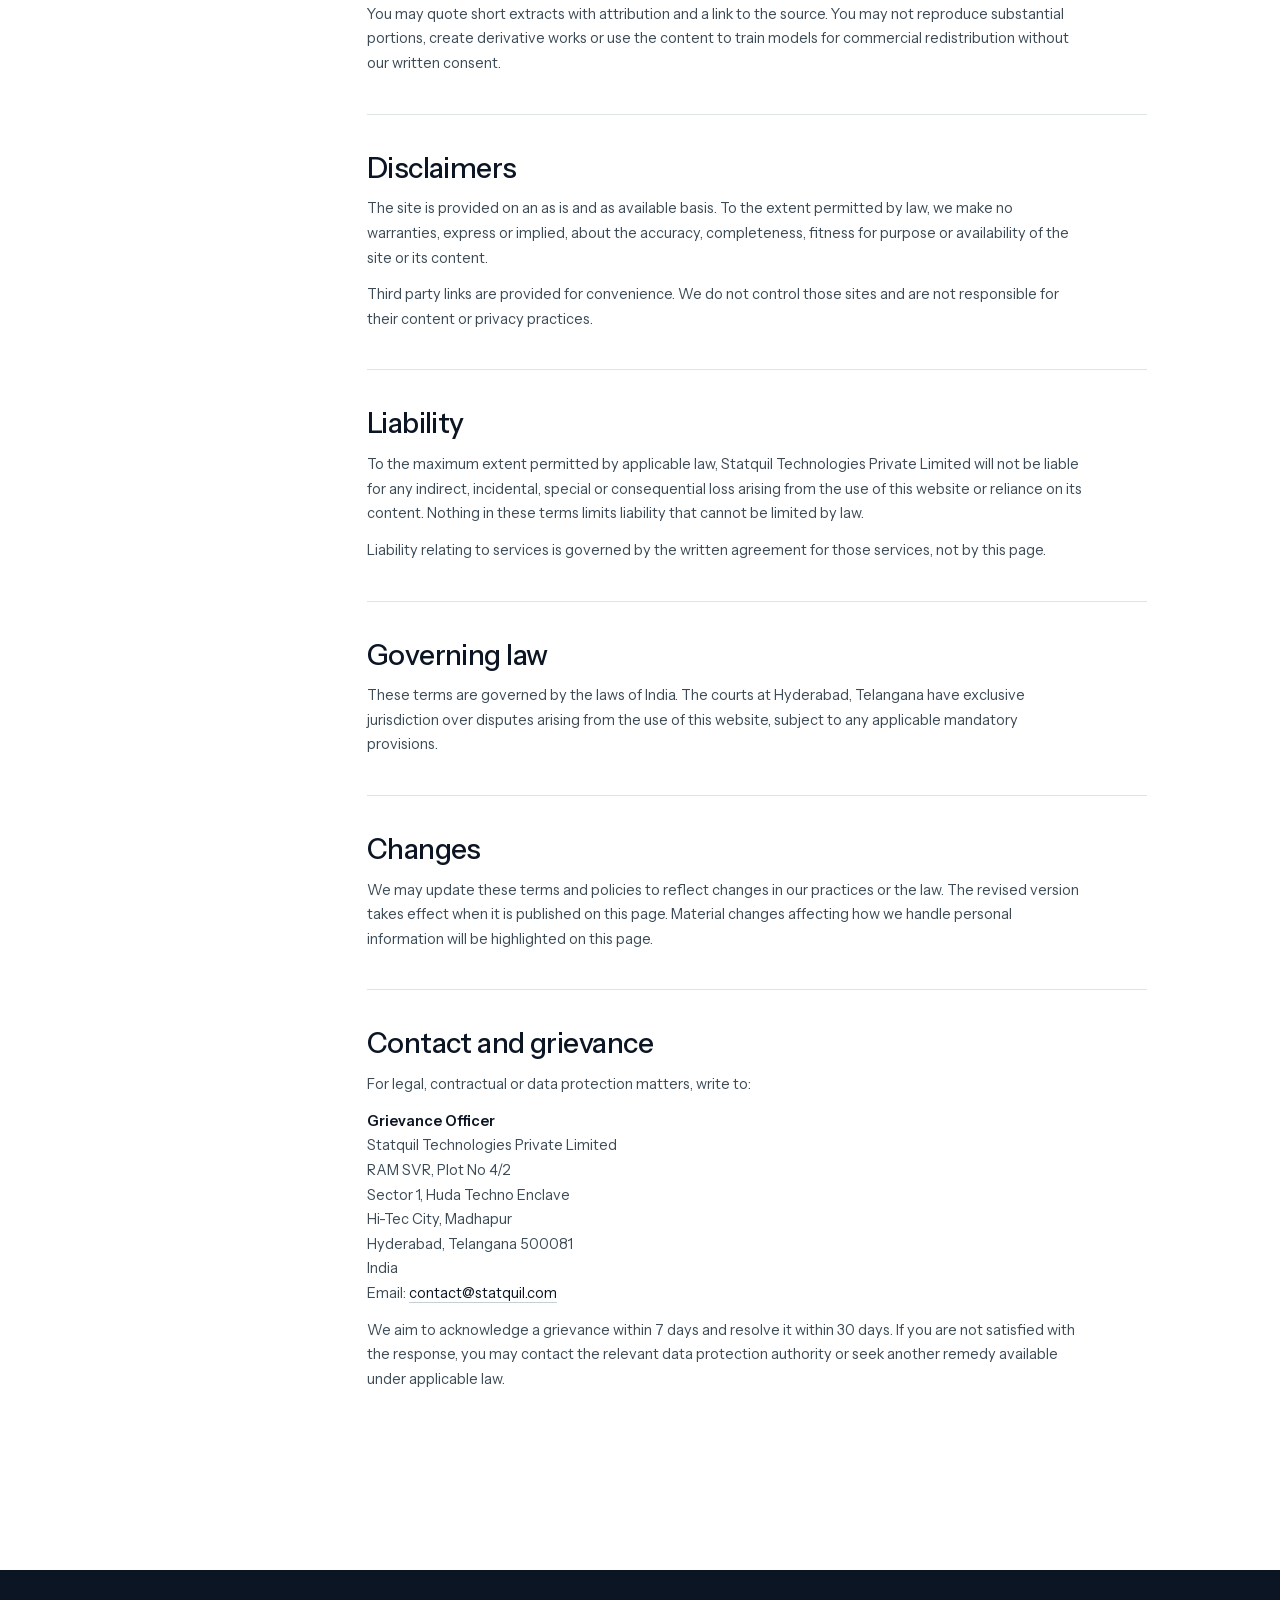
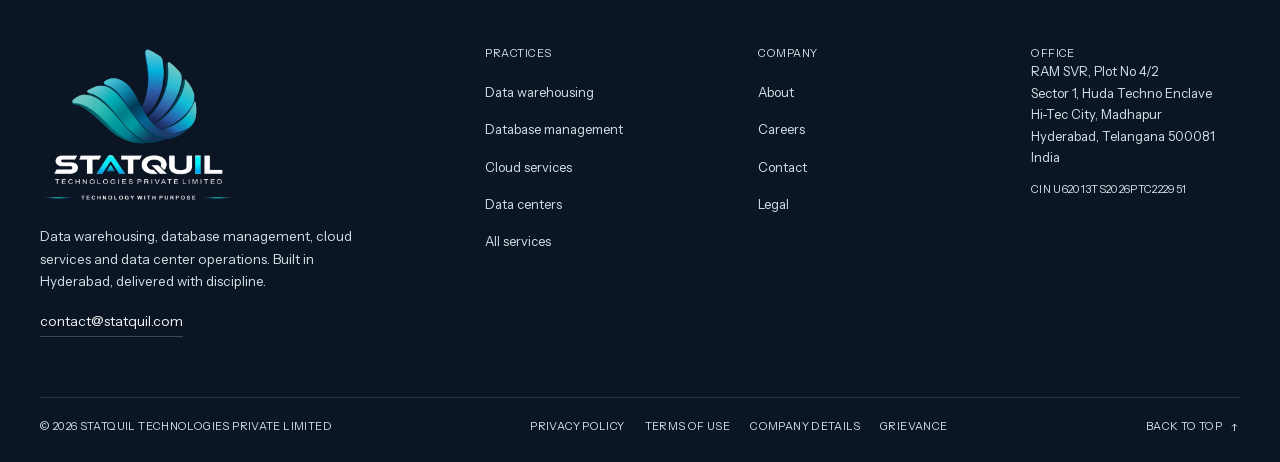
<file: legal.html>
<!DOCTYPE html>
<html lang="en">
<head>
<meta charset="utf-8">
<meta name="viewport" content="width=device-width, initial-scale=1">
<title>Legal and company information | Statquil Technologies</title>
<meta name="description" content="Company details, website terms, privacy policy and grievance contact for Statquil Technologies Private Limited, Hyderabad.">
<link rel="canonical" href="https://statquil.com/legal.html">
<meta name="theme-color" content="#0c1524">
<meta property="og:type" content="website">
<meta property="og:site_name" content="Statquil Technologies">
<meta property="og:title" content="Legal and company information | Statquil Technologies">
<meta property="og:description" content="Company details, website terms, privacy policy and grievance contact for Statquil Technologies Private Limited, Hyderabad.">
<meta property="og:url" content="https://statquil.com/legal.html">
<meta property="og:image" content="https://statquil.com/assets/img/og-statquil.png">
<meta property="og:image:width" content="1200">
<meta property="og:image:height" content="630">
<meta property="og:image:alt" content="Statquil Technologies, data warehousing, database management, cloud and data centers">
<meta name="twitter:card" content="summary_large_image">
<meta name="twitter:title" content="Legal and company information | Statquil Technologies">
<meta name="twitter:description" content="Company details, website terms, privacy policy and grievance contact for Statquil Technologies Private Limited, Hyderabad.">
<meta name="twitter:image" content="https://statquil.com/assets/img/og-statquil.png">
<link rel="icon" href="assets/img/favicon.ico" sizes="any">
<link rel="icon" href="assets/img/icon-192.png" type="image/png">
<link rel="apple-touch-icon" href="assets/img/apple-touch-icon.png">
<link rel="preload" href="assets/fonts/instrument-sans.woff2" as="font" type="font/woff2" crossorigin>

<link rel="stylesheet" href="assets/css/main.css">
<script type="application/ld+json">{"@context":"https://schema.org","@type":"Organization","@id":"https://statquil.com/#organization","name":"Statquil Technologies Private Limited","url":"https://statquil.com/","logo":"https://statquil.com/assets/img/icon-512.png","image":"https://statquil.com/assets/img/og-statquil.png","email":"contact@statquil.com","description":"Statquil Technologies provides data warehousing, database management, cloud services and data center services from Hyderabad, India.","foundingDate":"2026","identifier":"U62013TS2026PTC222951","founders":[{"@type":"Person","name":"Dinesh Munipally"},{"@type":"Person","name":"Umarani"}],"address":{"@type":"PostalAddress","streetAddress":"RAM SVR, Plot No 4/2, Sector 1, Huda Techno Enclave, Hi-Tec City, Madhapur","addressLocality":"Hyderabad","addressRegion":"Telangana","postalCode":"500081","addressCountry":"IN"},"contactPoint":{"@type":"ContactPoint","contactType":"sales","email":"contact@statquil.com","areaServed":"IN","availableLanguage":["en"]},"knowsAbout":["Data warehousing","Database management","Cloud services","Data center operations"]}</script>
<script type="application/ld+json">{"@context":"https://schema.org","@type":"WebPage","name":"Legal and company information","url":"https://statquil.com/legal.html","description":"Company details, terms of use, privacy policy and grievance contact for Statquil Technologies Private Limited."}</script>
</head>
<body id="top">
<a class="skip" href="#main">Skip to content</a>
<div class="utility">
  <div class="wrap utility-inner">
    <span>Hyderabad, India</span>
    <span class="utility-mid">Data warehousing / Databases / Cloud / Data centers</span>
    <a href="mailto:contact@statquil.com">contact@statquil.com</a>
  </div>
</div>
<header class="site-header" id="site-header">
  <div class="wrap header-inner">
    <a class="brand" href="index.html" aria-label="Statquil Technologies, home">
      <img src="assets/img/statquil-logo-light.webp" width="720" height="154" alt="Statquil Technologies Private Limited" fetchpriority="high" decoding="async">
    </a>
    <nav class="nav" aria-label="Primary">
      <div class="nav-item has-menu">
        <button type="button" class="nav-link menu-trigger" aria-expanded="false" aria-controls="services-dropdown">Services <svg viewBox="0 0 12 8" aria-hidden="true" fill="none" stroke="currentColor" stroke-width="1.3"><path d="m1 1.5 5 5 5-5"/></svg></button>
        <div class="dropdown" id="services-dropdown">
          <div class="dropdown-inner">
            <a href="services/data-warehousing.html"><span class="dd-num">01</span>Data warehousing</a><a href="services/database-management.html"><span class="dd-num">02</span>Database management</a><a href="services/cloud-services.html"><span class="dd-num">03</span>Cloud services</a><a href="services/data-centers.html"><span class="dd-num">04</span>Data centers</a>
            <a class="dd-all" href="services.html"><span>All services</span><span>04</span></a>
          </div>
        </div>
      </div>
      <a class="nav-link" href="about.html">About</a><a class="nav-link" href="careers.html">Careers</a><a class="nav-link" href="contact.html">Contact</a>
    </nav>
    <div class="header-actions">
      <a class="btn btn--sm" href="contact.html">Contact us <svg viewBox="0 0 16 16" aria-hidden="true" fill="none" stroke="currentColor" stroke-width="1.4"><path d="M3 8h10M9.5 4.5 13 8l-3.5 3.5"/></svg></a>
      <button class="menu-toggle" type="button" aria-expanded="false" aria-controls="mobile-panel" aria-label="Open menu">
        <span></span><span></span>
      </button>
    </div>
  </div>
  <div class="mobile-panel" id="mobile-panel">
    <a class="m-link" href="services.html">Services <span>04 practices</span></a>
    <div class="mobile-group">
      <p class="eyebrow eyebrow--plain">Practices</p>
      <a href="services/data-warehousing.html">Data warehousing</a>
        <a href="services/database-management.html">Database management</a>
        <a href="services/cloud-services.html">Cloud services</a>
        <a href="services/data-centers.html">Data centers</a>
    </div>
    <a class="m-link" href="about.html">About <span>Company</span></a>
    <a class="m-link" href="careers.html">Careers <span>Open roles</span></a>
    <a class="m-link" href="contact.html">Contact <span>Hyderabad</span></a>
    <a class="btn" href="contact.html">Contact us <svg viewBox="0 0 16 16" aria-hidden="true" fill="none" stroke="currentColor" stroke-width="1.4"><path d="M3 8h10M9.5 4.5 13 8l-3.5 3.5"/></svg></a>
  </div>
</header>
<main id="main">
<section class="page-hero">
  <div class="wrap">
    <nav class="crumbs" aria-label="Breadcrumb"><a href="index.html">Home</a><span aria-hidden="true">/</span><span aria-current="page">Legal</span></nav>
    <div class="page-hero-grid">
      <div>
        <p class="eyebrow">Legal</p>
        <h1>Legal and company information.</h1>
      </div>
      <p class="lede">Company details, website terms and privacy practices for statquil.com. Last updated November 2026.</p>
    </div>
  </div>
</section>

<div class="wrap legal-layout">
  <nav class="legal-nav" aria-label="On this page">
    <a href="#company">Company details</a><a href="terms-of-use.html">Terms of use</a><a href="privacy-policy.html">Privacy policy</a><a href="#ip">Intellectual property</a><a href="#disclaimers">Disclaimers</a><a href="#liability">Liability</a><a href="#law">Governing law</a><a href="#contact">Contact and grievance</a>
    <p class="legal-meta">Last updated<br>November 2026</p>
  </nav>

  <div class="legal-content">
    <section id="company">
      <h2>Company details</h2>
      <p>This website is operated by Statquil Technologies Private Limited. The details below are provided for identification and correspondence.</p>
      <table class="legal-table">
        <tbody>
          <tr><th scope="row">Legal name</th><td>Statquil Technologies Private Limited</td></tr>
          <tr><th scope="row">CIN</th><td>U62013TS2026PTC222951</td></tr>
          <tr><th scope="row">Registered office</th><td>RAM SVR, Plot No 4/2<br>Sector 1, Huda Techno Enclave<br>Hi-Tec City, Madhapur<br>Hyderabad, Telangana 500081<br>India</td></tr>
          <tr><th scope="row">Founders</th><td>Dinesh Munipally and Umarani</td></tr>
          <tr><th scope="row">Email</th><td><a href="mailto:contact@statquil.com">contact@statquil.com</a></td></tr>
          <tr><th scope="row">Website</th><td>statquil.com</td></tr>
        </tbody>
      </table>
    </section>

    <section id="terms">
      <h2>Terms of use</h2>
      <p>The complete terms of use are published on a dedicated page for easy reference.</p>
      <p><a class="text-link" href="terms-of-use.html">Read the Terms of Use <svg viewBox="0 0 16 16" aria-hidden="true" fill="none" stroke="currentColor" stroke-width="1.4"><path d="M4 12 12 4M6 4h6v6"/></svg></a></p>
    </section>

    <section id="privacy">
      <h2>Privacy policy</h2>
      <p>Our full privacy policy covers information collection, use, retention, security and your rights. This website does not set cookies or use third party analytics.</p>
      <p><a class="text-link" href="privacy-policy.html">Read the Privacy Policy <svg viewBox="0 0 16 16" aria-hidden="true" fill="none" stroke="currentColor" stroke-width="1.4"><path d="M4 12 12 4M6 4h6v6"/></svg></a></p>
    </section>

    <section id="ip">
      <h2>Intellectual property</h2>
      <p>All content on this site, including text, graphics, logos, layouts and code, is owned by Statquil Technologies Private Limited or used with permission. The Statquil name and logo are trademarks of the company. Nothing on this site grants a licence to use them for commercial purposes without written permission.</p>
      <p>You may quote short extracts with attribution and a link to the source. You may not reproduce substantial portions, create derivative works or use the content to train models for commercial redistribution without our written consent.</p>
    </section>

    <section id="disclaimers">
      <h2>Disclaimers</h2>
      <p>The site is provided on an as is and as available basis. To the extent permitted by law, we make no warranties, express or implied, about the accuracy, completeness, fitness for purpose or availability of the site or its content.</p>
      <p>Third party links are provided for convenience. We do not control those sites and are not responsible for their content or privacy practices.</p>
    </section>

    <section id="liability">
      <h2>Liability</h2>
      <p>To the maximum extent permitted by applicable law, Statquil Technologies Private Limited will not be liable for any indirect, incidental, special or consequential loss arising from the use of this website or reliance on its content. Nothing in these terms limits liability that cannot be limited by law.</p>
      <p>Liability relating to services is governed by the written agreement for those services, not by this page.</p>
    </section>

    <section id="law">
      <h2>Governing law</h2>
      <p>These terms are governed by the laws of India. The courts at Hyderabad, Telangana have exclusive jurisdiction over disputes arising from the use of this website, subject to any applicable mandatory provisions.</p>
    </section>

    <section id="changes">
      <h2>Changes</h2>
      <p>We may update these terms and policies to reflect changes in our practices or the law. The revised version takes effect when it is published on this page. Material changes affecting how we handle personal information will be highlighted on this page.</p>
    </section>

    <section id="contact">
      <h2>Contact and grievance</h2>
      <p>For legal, contractual or data protection matters, write to:</p>
      <p><strong>Grievance Officer</strong><br>Statquil Technologies Private Limited<br>RAM SVR, Plot No 4/2<br>Sector 1, Huda Techno Enclave<br>Hi-Tec City, Madhapur<br>Hyderabad, Telangana 500081<br>India<br>Email: <a href="mailto:contact@statquil.com">contact@statquil.com</a></p>
      <p>We aim to acknowledge a grievance within 7 days and resolve it within 30 days. If you are not satisfied with the response, you may contact the relevant data protection authority or seek another remedy available under applicable law.</p>
    </section>
  </div>
</div>
</main>
<footer class="site-footer">
  <div class="wrap">
    <div class="footer-top">
      <div class="footer-brand">
        <img src="assets/img/statquil-logo-dark.webp" width="640" height="514" alt="Statquil Technologies Private Limited" loading="lazy" decoding="async">
        <p>Data warehousing, database management, cloud services and data center operations. Built in Hyderabad, delivered with discipline.</p>
        <a class="footer-mail" href="mailto:contact@statquil.com">contact@statquil.com</a>
      </div>
      <div class="footer-col">
        <h3>Practices</h3>
        <ul>
          <li><a href="services/data-warehousing.html">Data warehousing</a></li><li><a href="services/database-management.html">Database management</a></li><li><a href="services/cloud-services.html">Cloud services</a></li><li><a href="services/data-centers.html">Data centers</a></li>
          <li><a href="services.html">All services</a></li>
        </ul>
      </div>
      <div class="footer-col">
        <h3>Company</h3>
        <ul>
          <li><a href="about.html">About</a></li>
          <li><a href="careers.html">Careers</a></li>
          <li><a href="contact.html">Contact</a></li>
          <li><a href="legal.html">Legal</a></li>
        </ul>
      </div>
      <div class="footer-col">
        <h3>Office</h3>
        <address>
          RAM SVR, Plot No 4/2<br>
          Sector 1, Huda Techno Enclave<br>
          Hi-Tec City, Madhapur<br>
          Hyderabad, Telangana 500081<br>
          India
        </address>
        <p class="cin">CIN U62013TS2026PTC222951</p>
      </div>
    </div>
    <div class="footer-bottom">
      <p>&copy; <span data-year>2026</span> Statquil Technologies Private Limited</p>
      <nav aria-label="Legal and company">
        <a href="privacy-policy.html">Privacy Policy</a>
        <a href="terms-of-use.html">Terms of Use</a>
        <a href="legal.html#company">Company details</a>
        <a href="legal.html#contact">Grievance</a>
      </nav>
      <a class="to-top" href="#top">Back to top <svg viewBox="0 0 16 16" aria-hidden="true" fill="none" stroke="currentColor" stroke-width="1.4"><path d="M8 13V3M4.5 6.5 8 3l3.5 3.5"/></svg></a>
    </div>
  </div>
</footer>
<script src="assets/js/main.js" defer></script>
</body>
</html>
</file>
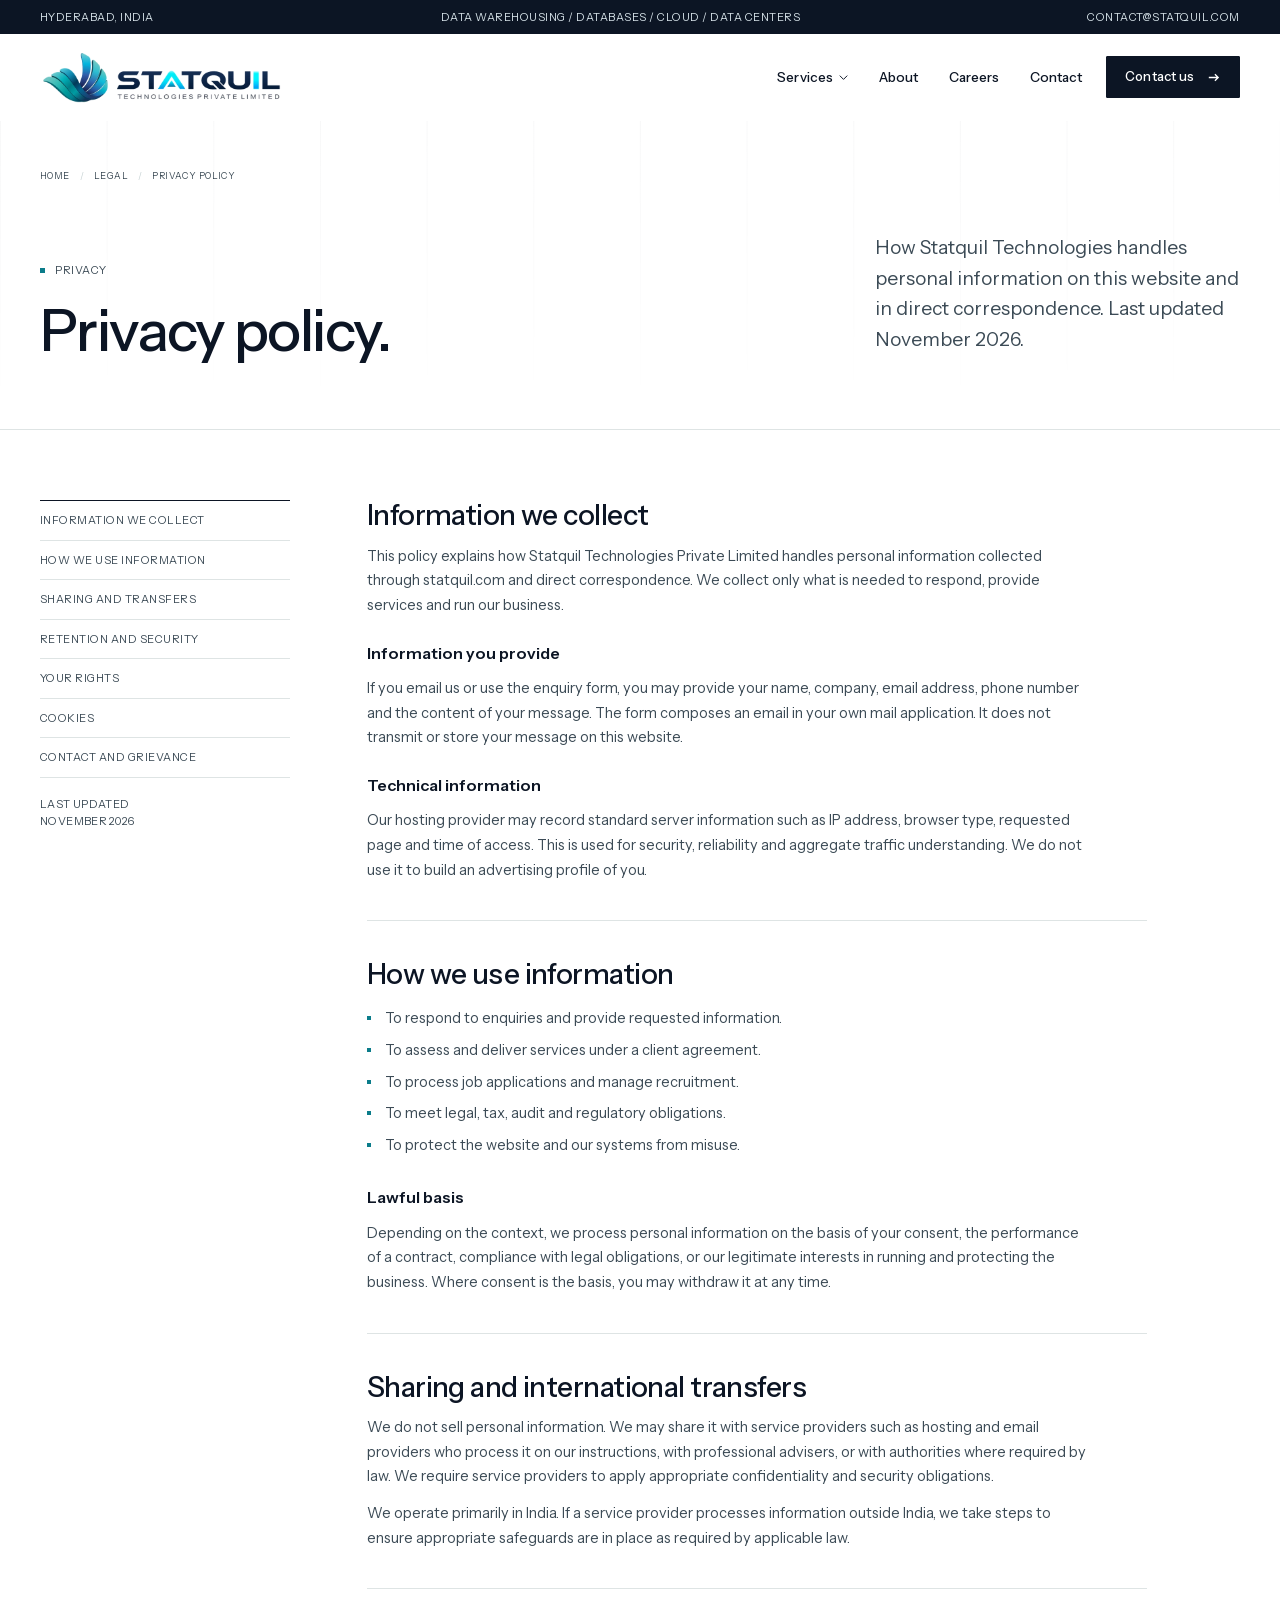
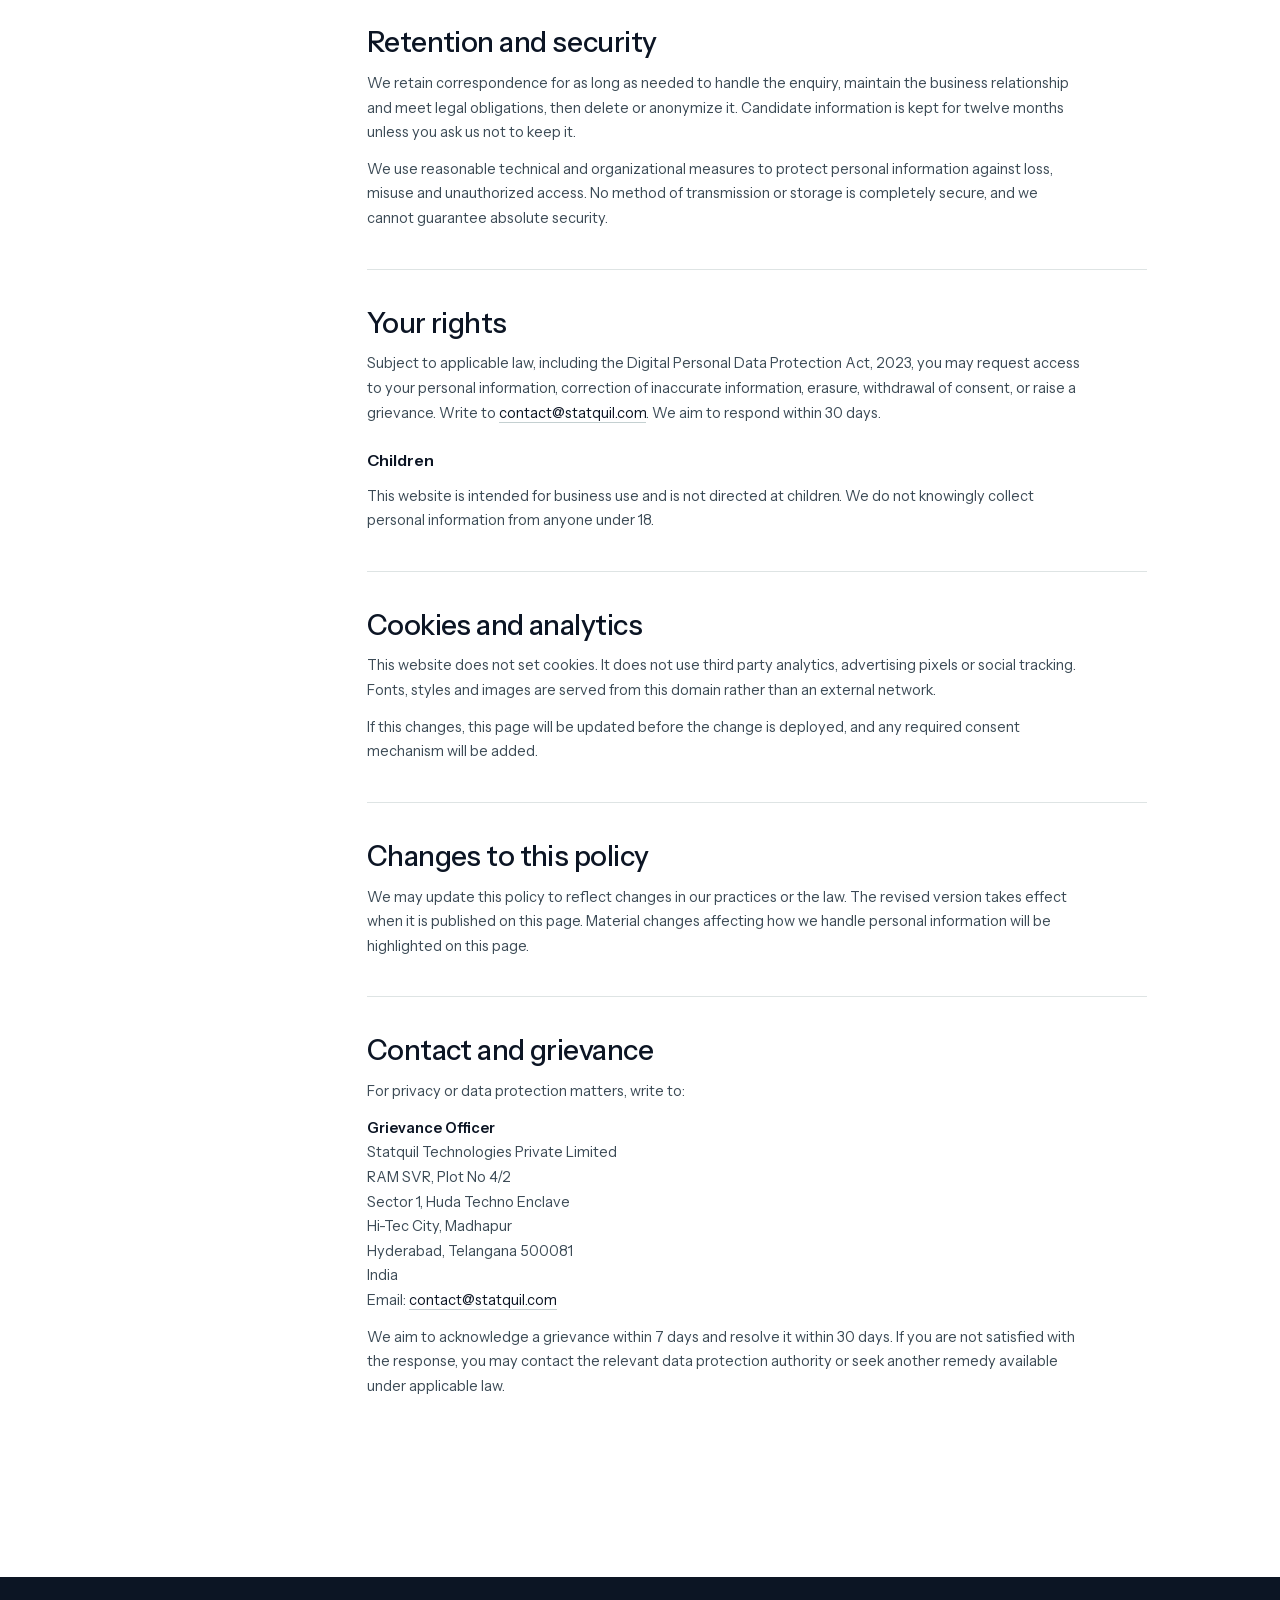
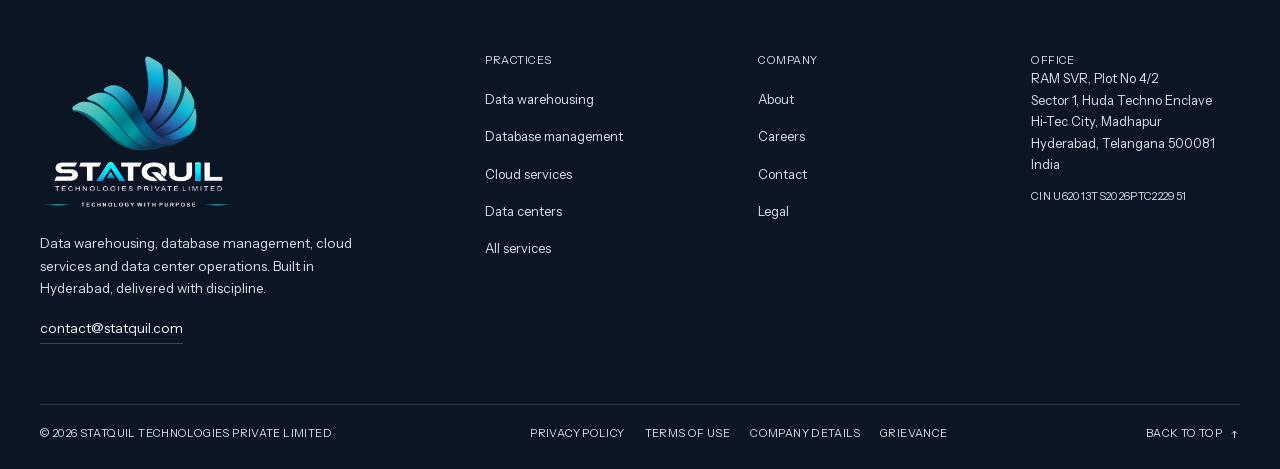
<file: privacy-policy.html>
<!DOCTYPE html>
<html lang="en">
<head>
<meta charset="utf-8">
<meta name="viewport" content="width=device-width, initial-scale=1">
<title>Privacy Policy | Statquil Technologies</title>
<meta name="description" content="Privacy policy for Statquil Technologies: information collection, use, retention, security, cookies and data protection contact.">
<link rel="canonical" href="https://statquil.com/privacy-policy.html">
<meta name="theme-color" content="#0c1524">
<meta property="og:type" content="website">
<meta property="og:site_name" content="Statquil Technologies">
<meta property="og:title" content="Privacy Policy | Statquil Technologies">
<meta property="og:description" content="Privacy policy for Statquil Technologies: information collection, use, retention, security, cookies and data protection contact.">
<meta property="og:url" content="https://statquil.com/privacy-policy.html">
<meta property="og:image" content="https://statquil.com/assets/img/og-statquil.png">
<meta property="og:image:width" content="1200">
<meta property="og:image:height" content="630">
<meta property="og:image:alt" content="Statquil Technologies, data warehousing, database management, cloud and data centers">
<meta name="twitter:card" content="summary_large_image">
<meta name="twitter:title" content="Privacy Policy | Statquil Technologies">
<meta name="twitter:description" content="Privacy policy for Statquil Technologies: information collection, use, retention, security, cookies and data protection contact.">
<meta name="twitter:image" content="https://statquil.com/assets/img/og-statquil.png">
<link rel="icon" href="assets/img/favicon.ico" sizes="any">
<link rel="icon" href="assets/img/icon-192.png" type="image/png">
<link rel="apple-touch-icon" href="assets/img/apple-touch-icon.png">
<link rel="preload" href="assets/fonts/instrument-sans.woff2" as="font" type="font/woff2" crossorigin>

<link rel="stylesheet" href="assets/css/main.css">
<script type="application/ld+json">{"@context":"https://schema.org","@type":"Organization","@id":"https://statquil.com/#organization","name":"Statquil Technologies Private Limited","url":"https://statquil.com/","logo":"https://statquil.com/assets/img/icon-512.png","image":"https://statquil.com/assets/img/og-statquil.png","email":"contact@statquil.com","description":"Statquil Technologies provides data warehousing, database management, cloud services and data center services from Hyderabad, India.","foundingDate":"2026","identifier":"U62013TS2026PTC222951","founders":[{"@type":"Person","name":"Dinesh Munipally"},{"@type":"Person","name":"Umarani"}],"address":{"@type":"PostalAddress","streetAddress":"RAM SVR, Plot No 4/2, Sector 1, Huda Techno Enclave, Hi-Tec City, Madhapur","addressLocality":"Hyderabad","addressRegion":"Telangana","postalCode":"500081","addressCountry":"IN"},"contactPoint":{"@type":"ContactPoint","contactType":"sales","email":"contact@statquil.com","areaServed":"IN","availableLanguage":["en"]},"knowsAbout":["Data warehousing","Database management","Cloud services","Data center operations"]}</script>
</head>
<body id="top">
<a class="skip" href="#main">Skip to content</a>
<div class="utility">
  <div class="wrap utility-inner">
    <span>Hyderabad, India</span>
    <span class="utility-mid">Data warehousing / Databases / Cloud / Data centers</span>
    <a href="mailto:contact@statquil.com">contact@statquil.com</a>
  </div>
</div>
<header class="site-header" id="site-header">
  <div class="wrap header-inner">
    <a class="brand" href="index.html" aria-label="Statquil Technologies, home">
      <img src="assets/img/statquil-logo-light.webp" width="720" height="154" alt="Statquil Technologies Private Limited" fetchpriority="high" decoding="async">
    </a>
    <nav class="nav" aria-label="Primary">
      <div class="nav-item has-menu">
        <button type="button" class="nav-link menu-trigger" aria-expanded="false" aria-controls="services-dropdown">Services <svg viewBox="0 0 12 8" aria-hidden="true" fill="none" stroke="currentColor" stroke-width="1.3"><path d="m1 1.5 5 5 5-5"/></svg></button>
        <div class="dropdown" id="services-dropdown">
          <div class="dropdown-inner">
            <a href="services/data-warehousing.html"><span class="dd-num">01</span>Data warehousing</a><a href="services/database-management.html"><span class="dd-num">02</span>Database management</a><a href="services/cloud-services.html"><span class="dd-num">03</span>Cloud services</a><a href="services/data-centers.html"><span class="dd-num">04</span>Data centers</a>
            <a class="dd-all" href="services.html"><span>All services</span><span>04</span></a>
          </div>
        </div>
      </div>
      <a class="nav-link" href="about.html">About</a><a class="nav-link" href="careers.html">Careers</a><a class="nav-link" href="contact.html">Contact</a>
    </nav>
    <div class="header-actions">
      <a class="btn btn--sm" href="contact.html">Contact us <svg viewBox="0 0 16 16" aria-hidden="true" fill="none" stroke="currentColor" stroke-width="1.4"><path d="M3 8h10M9.5 4.5 13 8l-3.5 3.5"/></svg></a>
      <button class="menu-toggle" type="button" aria-expanded="false" aria-controls="mobile-panel" aria-label="Open menu">
        <span></span><span></span>
      </button>
    </div>
  </div>
  <div class="mobile-panel" id="mobile-panel">
    <a class="m-link" href="services.html">Services <span>04 practices</span></a>
    <div class="mobile-group">
      <p class="eyebrow eyebrow--plain">Practices</p>
      <a href="services/data-warehousing.html">Data warehousing</a>
        <a href="services/database-management.html">Database management</a>
        <a href="services/cloud-services.html">Cloud services</a>
        <a href="services/data-centers.html">Data centers</a>
    </div>
    <a class="m-link" href="about.html">About <span>Company</span></a>
    <a class="m-link" href="careers.html">Careers <span>Open roles</span></a>
    <a class="m-link" href="contact.html">Contact <span>Hyderabad</span></a>
    <a class="btn" href="contact.html">Contact us <svg viewBox="0 0 16 16" aria-hidden="true" fill="none" stroke="currentColor" stroke-width="1.4"><path d="M3 8h10M9.5 4.5 13 8l-3.5 3.5"/></svg></a>
  </div>
</header>
<main id="main">
<section class="page-hero">
  <div class="wrap">
    <nav class="crumbs" aria-label="Breadcrumb"><a href="index.html">Home</a><span aria-hidden="true">/</span><a href="legal.html">Legal</a><span aria-hidden="true">/</span><span aria-current="page">Privacy Policy</span></nav>
    <div class="page-hero-grid">
      <div>
        <p class="eyebrow">Privacy</p>
        <h1>Privacy policy.</h1>
      </div>
      <p class="lede">How Statquil Technologies handles personal information on this website and in direct correspondence. Last updated November 2026.</p>
    </div>
  </div>
</section>
<div class="wrap legal-layout">
  <nav class="legal-nav" aria-label="On this page"><a href="#collection">Information we collect</a><a href="#use">How we use information</a><a href="#sharing">Sharing and transfers</a><a href="#retention">Retention and security</a><a href="#rights">Your rights</a><a href="#cookies">Cookies</a><a href="#contact">Contact and grievance</a><p class="legal-meta">Last updated<br>November 2026</p></nav>
  <div class="legal-content">
    <section id="collection">
      <h2>Information we collect</h2>
      <p>This policy explains how Statquil Technologies Private Limited handles personal information collected through statquil.com and direct correspondence. We collect only what is needed to respond, provide services and run our business.</p>
      <h3>Information you provide</h3>
      <p>If you email us or use the enquiry form, you may provide your name, company, email address, phone number and the content of your message. The form composes an email in your own mail application. It does not transmit or store your message on this website.</p>
      <h3>Technical information</h3>
      <p>Our hosting provider may record standard server information such as IP address, browser type, requested page and time of access. This is used for security, reliability and aggregate traffic understanding. We do not use it to build an advertising profile of you.</p>
    </section>
    <section id="use">
      <h2>How we use information</h2>
      <ul>
        <li>To respond to enquiries and provide requested information.</li>
        <li>To assess and deliver services under a client agreement.</li>
        <li>To process job applications and manage recruitment.</li>
        <li>To meet legal, tax, audit and regulatory obligations.</li>
        <li>To protect the website and our systems from misuse.</li>
      </ul>
      <h3>Lawful basis</h3>
      <p>Depending on the context, we process personal information on the basis of your consent, the performance of a contract, compliance with legal obligations, or our legitimate interests in running and protecting the business. Where consent is the basis, you may withdraw it at any time.</p>
    </section>
    <section id="sharing">
      <h2>Sharing and international transfers</h2>
      <p>We do not sell personal information. We may share it with service providers such as hosting and email providers who process it on our instructions, with professional advisers, or with authorities where required by law. We require service providers to apply appropriate confidentiality and security obligations.</p>
      <p>We operate primarily in India. If a service provider processes information outside India, we take steps to ensure appropriate safeguards are in place as required by applicable law.</p>
    </section>
    <section id="retention">
      <h2>Retention and security</h2>
      <p>We retain correspondence for as long as needed to handle the enquiry, maintain the business relationship and meet legal obligations, then delete or anonymize it. Candidate information is kept for twelve months unless you ask us not to keep it.</p>
      <p>We use reasonable technical and organizational measures to protect personal information against loss, misuse and unauthorized access. No method of transmission or storage is completely secure, and we cannot guarantee absolute security.</p>
    </section>
    <section id="rights">
      <h2>Your rights</h2>
      <p>Subject to applicable law, including the Digital Personal Data Protection Act, 2023, you may request access to your personal information, correction of inaccurate information, erasure, withdrawal of consent, or raise a grievance. Write to <a href="mailto:contact@statquil.com">contact@statquil.com</a>. We aim to respond within 30 days.</p>
      <h3>Children</h3>
      <p>This website is intended for business use and is not directed at children. We do not knowingly collect personal information from anyone under 18.</p>
    </section>
    <section id="cookies">
      <h2>Cookies and analytics</h2>
      <p>This website does not set cookies. It does not use third party analytics, advertising pixels or social tracking. Fonts, styles and images are served from this domain rather than an external network.</p>
      <p>If this changes, this page will be updated before the change is deployed, and any required consent mechanism will be added.</p>
    </section>
    <section id="changes">
      <h2>Changes to this policy</h2>
      <p>We may update this policy to reflect changes in our practices or the law. The revised version takes effect when it is published on this page. Material changes affecting how we handle personal information will be highlighted on this page.</p>
    </section>
    <section id="contact">
      <h2>Contact and grievance</h2>
      <p>For privacy or data protection matters, write to:</p>
      <p><strong>Grievance Officer</strong><br>Statquil Technologies Private Limited<br>RAM SVR, Plot No 4/2<br>Sector 1, Huda Techno Enclave<br>Hi-Tec City, Madhapur<br>Hyderabad, Telangana 500081<br>India<br>Email: <a href="mailto:contact@statquil.com">contact@statquil.com</a></p>
      <p>We aim to acknowledge a grievance within 7 days and resolve it within 30 days. If you are not satisfied with the response, you may contact the relevant data protection authority or seek another remedy available under applicable law.</p>
    </section>
  </div>
</div>
</main>
<footer class="site-footer">
  <div class="wrap">
    <div class="footer-top">
      <div class="footer-brand">
        <img src="assets/img/statquil-logo-dark.webp" width="640" height="514" alt="Statquil Technologies Private Limited" loading="lazy" decoding="async">
        <p>Data warehousing, database management, cloud services and data center operations. Built in Hyderabad, delivered with discipline.</p>
        <a class="footer-mail" href="mailto:contact@statquil.com">contact@statquil.com</a>
      </div>
      <div class="footer-col">
        <h3>Practices</h3>
        <ul>
          <li><a href="services/data-warehousing.html">Data warehousing</a></li><li><a href="services/database-management.html">Database management</a></li><li><a href="services/cloud-services.html">Cloud services</a></li><li><a href="services/data-centers.html">Data centers</a></li>
          <li><a href="services.html">All services</a></li>
        </ul>
      </div>
      <div class="footer-col">
        <h3>Company</h3>
        <ul>
          <li><a href="about.html">About</a></li>
          <li><a href="careers.html">Careers</a></li>
          <li><a href="contact.html">Contact</a></li>
          <li><a href="legal.html">Legal</a></li>
        </ul>
      </div>
      <div class="footer-col">
        <h3>Office</h3>
        <address>
          RAM SVR, Plot No 4/2<br>
          Sector 1, Huda Techno Enclave<br>
          Hi-Tec City, Madhapur<br>
          Hyderabad, Telangana 500081<br>
          India
        </address>
        <p class="cin">CIN U62013TS2026PTC222951</p>
      </div>
    </div>
    <div class="footer-bottom">
      <p>&copy; <span data-year>2026</span> Statquil Technologies Private Limited</p>
      <nav aria-label="Legal and company">
        <a href="privacy-policy.html">Privacy Policy</a>
        <a href="terms-of-use.html">Terms of Use</a>
        <a href="legal.html#company">Company details</a>
        <a href="legal.html#contact">Grievance</a>
      </nav>
      <a class="to-top" href="#top">Back to top <svg viewBox="0 0 16 16" aria-hidden="true" fill="none" stroke="currentColor" stroke-width="1.4"><path d="M8 13V3M4.5 6.5 8 3l3.5 3.5"/></svg></a>
    </div>
  </div>
</footer>
<script src="assets/js/main.js" defer></script>
</body>
</html>
</file>
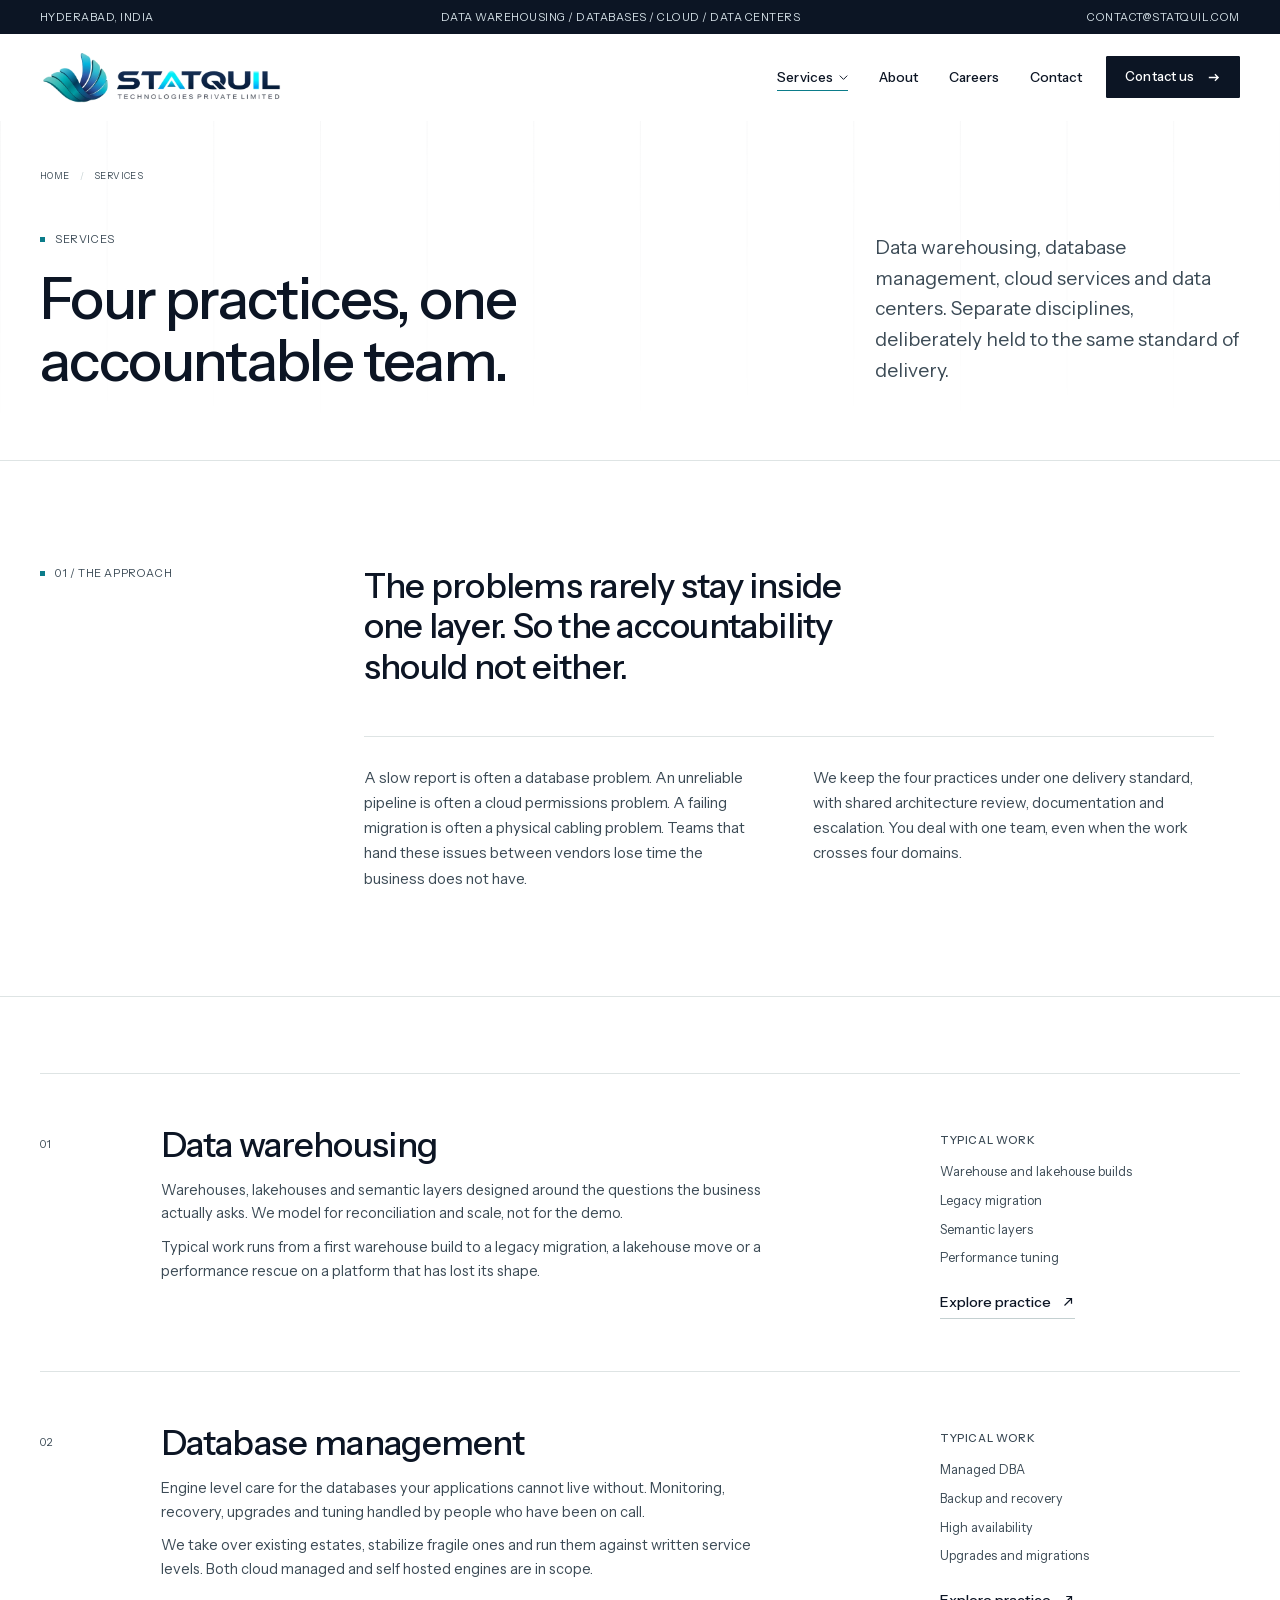
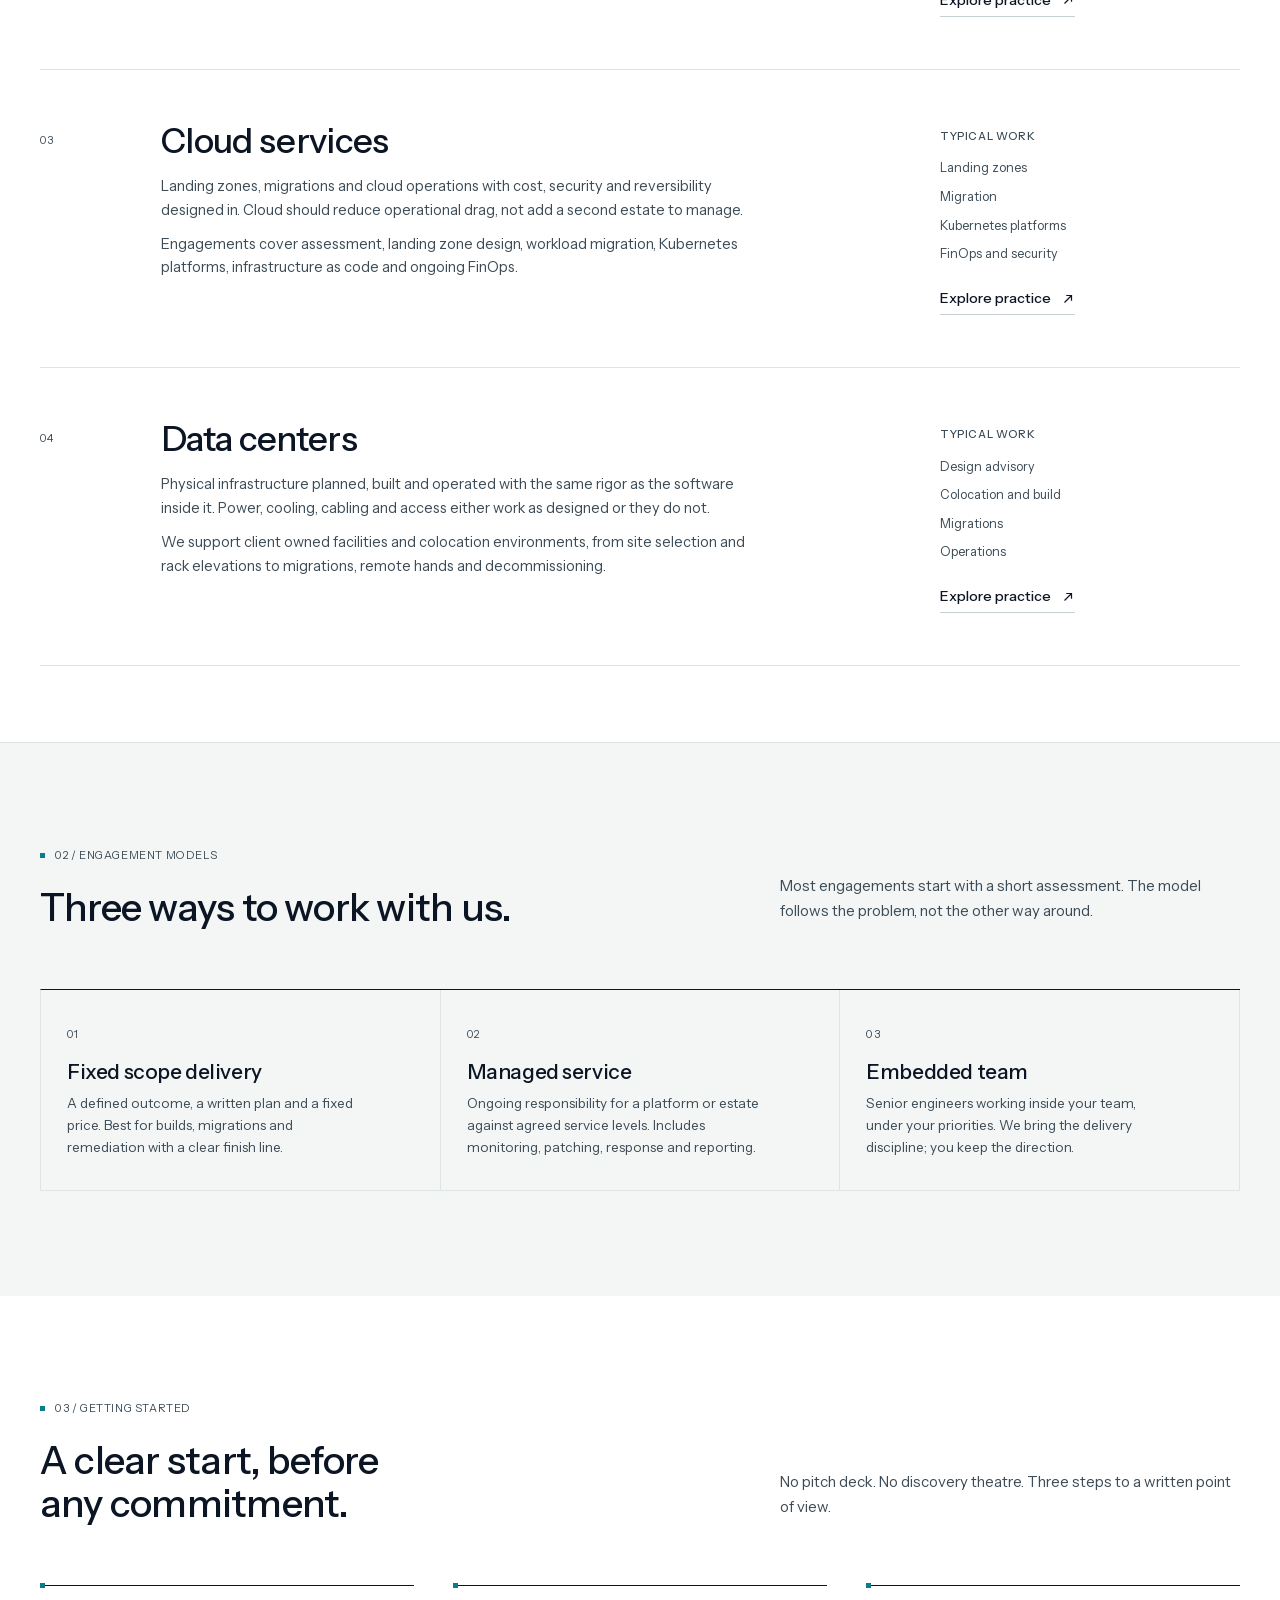
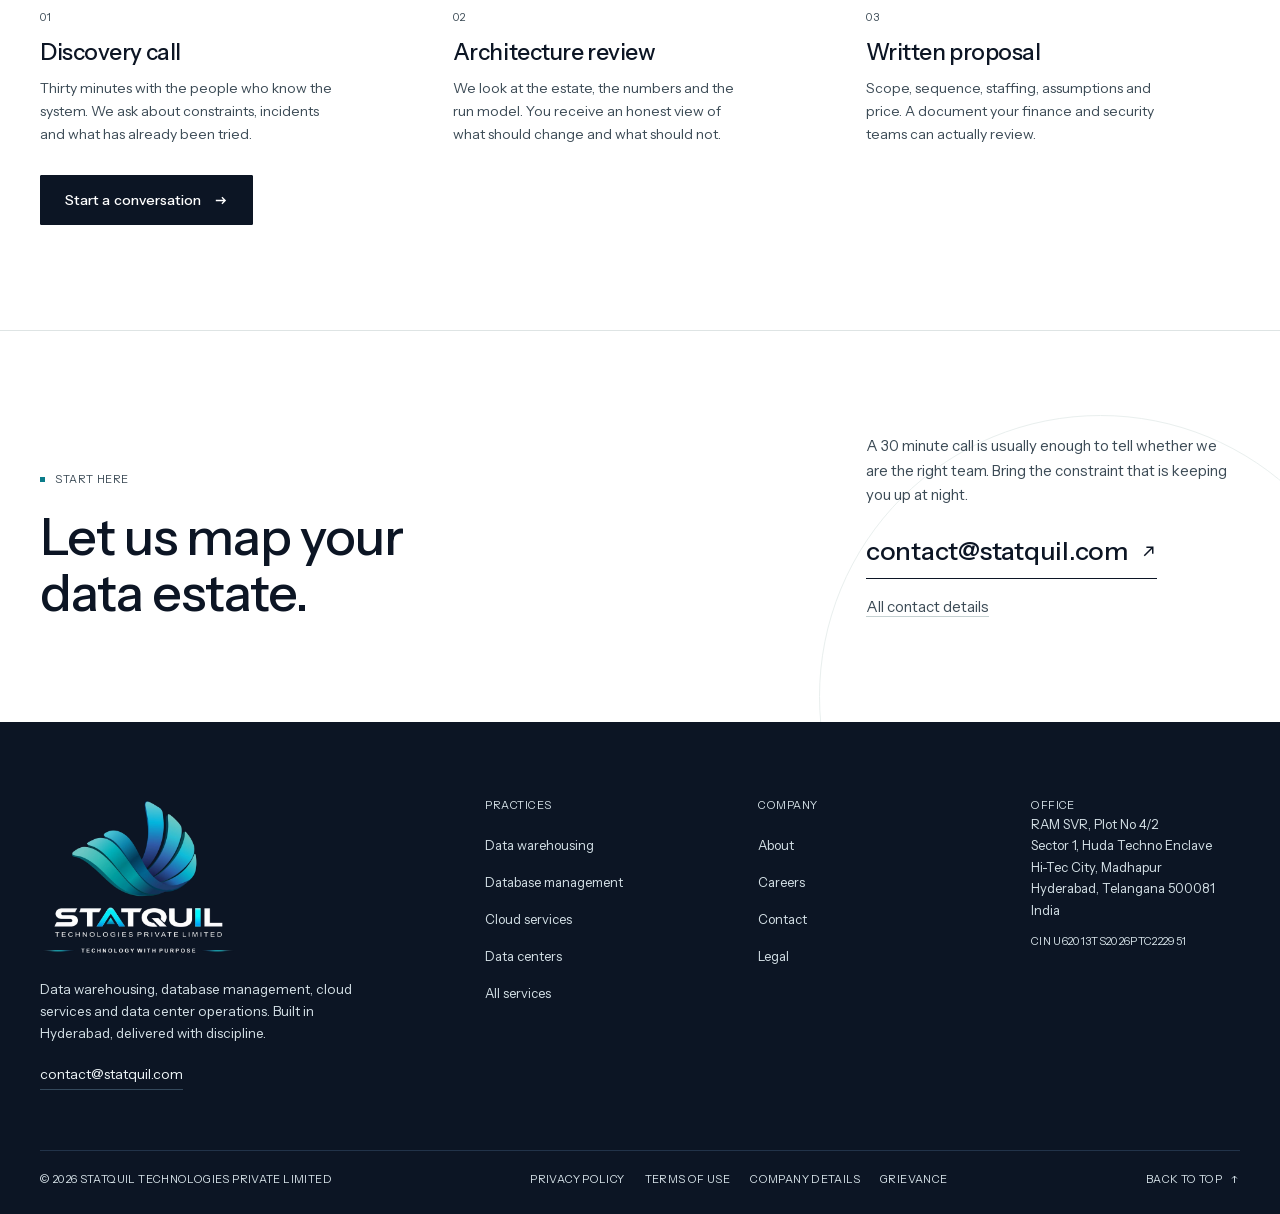
<file: services.html>
<!DOCTYPE html>
<html lang="en">
<head>
<meta charset="utf-8">
<meta name="viewport" content="width=device-width, initial-scale=1">
<title>Services | Statquil Technologies</title>
<meta name="description" content="Data warehousing, database management, cloud services and data center services from Statquil Technologies, Hyderabad.">
<link rel="canonical" href="https://statquil.com/services.html">
<meta name="theme-color" content="#0c1524">
<meta property="og:type" content="website">
<meta property="og:site_name" content="Statquil Technologies">
<meta property="og:title" content="Services | Statquil Technologies">
<meta property="og:description" content="Data warehousing, database management, cloud services and data center services from Statquil Technologies, Hyderabad.">
<meta property="og:url" content="https://statquil.com/services.html">
<meta property="og:image" content="https://statquil.com/assets/img/og-statquil.png">
<meta property="og:image:width" content="1200">
<meta property="og:image:height" content="630">
<meta property="og:image:alt" content="Statquil Technologies, data warehousing, database management, cloud and data centers">
<meta name="twitter:card" content="summary_large_image">
<meta name="twitter:title" content="Services | Statquil Technologies">
<meta name="twitter:description" content="Data warehousing, database management, cloud services and data center services from Statquil Technologies, Hyderabad.">
<meta name="twitter:image" content="https://statquil.com/assets/img/og-statquil.png">
<link rel="icon" href="assets/img/favicon.ico" sizes="any">
<link rel="icon" href="assets/img/icon-192.png" type="image/png">
<link rel="apple-touch-icon" href="assets/img/apple-touch-icon.png">
<link rel="preload" href="assets/fonts/instrument-sans.woff2" as="font" type="font/woff2" crossorigin>

<link rel="stylesheet" href="assets/css/main.css">
<script type="application/ld+json">{"@context":"https://schema.org","@type":"Organization","@id":"https://statquil.com/#organization","name":"Statquil Technologies Private Limited","url":"https://statquil.com/","logo":"https://statquil.com/assets/img/icon-512.png","image":"https://statquil.com/assets/img/og-statquil.png","email":"contact@statquil.com","description":"Statquil Technologies provides data warehousing, database management, cloud services and data center services from Hyderabad, India.","foundingDate":"2026","identifier":"U62013TS2026PTC222951","founders":[{"@type":"Person","name":"Dinesh Munipally"},{"@type":"Person","name":"Umarani"}],"address":{"@type":"PostalAddress","streetAddress":"RAM SVR, Plot No 4/2, Sector 1, Huda Techno Enclave, Hi-Tec City, Madhapur","addressLocality":"Hyderabad","addressRegion":"Telangana","postalCode":"500081","addressCountry":"IN"},"contactPoint":{"@type":"ContactPoint","contactType":"sales","email":"contact@statquil.com","areaServed":"IN","availableLanguage":["en"]},"knowsAbout":["Data warehousing","Database management","Cloud services","Data center operations"]}</script>
<script type="application/ld+json">{"@context":"https://schema.org","@type":"ItemList","name":"Statquil Technologies services","itemListElement":[{"@type":"ListItem","position":1,"name":"Data warehousing","url":"https://statquil.com/services/data-warehousing.html"},{"@type":"ListItem","position":2,"name":"Database management","url":"https://statquil.com/services/database-management.html"},{"@type":"ListItem","position":3,"name":"Cloud services","url":"https://statquil.com/services/cloud-services.html"},{"@type":"ListItem","position":4,"name":"Data centers","url":"https://statquil.com/services/data-centers.html"}]}</script>
</head>
<body id="top">
<a class="skip" href="#main">Skip to content</a>
<div class="utility">
  <div class="wrap utility-inner">
    <span>Hyderabad, India</span>
    <span class="utility-mid">Data warehousing / Databases / Cloud / Data centers</span>
    <a href="mailto:contact@statquil.com">contact@statquil.com</a>
  </div>
</div>
<header class="site-header" id="site-header">
  <div class="wrap header-inner">
    <a class="brand" href="index.html" aria-label="Statquil Technologies, home">
      <img src="assets/img/statquil-logo-light.webp" width="720" height="154" alt="Statquil Technologies Private Limited" fetchpriority="high" decoding="async">
    </a>
    <nav class="nav" aria-label="Primary">
      <div class="nav-item has-menu">
        <button type="button" class="nav-link menu-trigger" aria-expanded="false" aria-controls="services-dropdown" aria-current="page">Services <svg viewBox="0 0 12 8" aria-hidden="true" fill="none" stroke="currentColor" stroke-width="1.3"><path d="m1 1.5 5 5 5-5"/></svg></button>
        <div class="dropdown" id="services-dropdown">
          <div class="dropdown-inner">
            <a href="services/data-warehousing.html"><span class="dd-num">01</span>Data warehousing</a><a href="services/database-management.html"><span class="dd-num">02</span>Database management</a><a href="services/cloud-services.html"><span class="dd-num">03</span>Cloud services</a><a href="services/data-centers.html"><span class="dd-num">04</span>Data centers</a>
            <a class="dd-all" href="services.html"><span>All services</span><span>04</span></a>
          </div>
        </div>
      </div>
      <a class="nav-link" href="about.html">About</a><a class="nav-link" href="careers.html">Careers</a><a class="nav-link" href="contact.html">Contact</a>
    </nav>
    <div class="header-actions">
      <a class="btn btn--sm" href="contact.html">Contact us <svg viewBox="0 0 16 16" aria-hidden="true" fill="none" stroke="currentColor" stroke-width="1.4"><path d="M3 8h10M9.5 4.5 13 8l-3.5 3.5"/></svg></a>
      <button class="menu-toggle" type="button" aria-expanded="false" aria-controls="mobile-panel" aria-label="Open menu">
        <span></span><span></span>
      </button>
    </div>
  </div>
  <div class="mobile-panel" id="mobile-panel">
    <a class="m-link" href="services.html">Services <span>04 practices</span></a>
    <div class="mobile-group">
      <p class="eyebrow eyebrow--plain">Practices</p>
      <a href="services/data-warehousing.html">Data warehousing</a>
        <a href="services/database-management.html">Database management</a>
        <a href="services/cloud-services.html">Cloud services</a>
        <a href="services/data-centers.html">Data centers</a>
    </div>
    <a class="m-link" href="about.html">About <span>Company</span></a>
    <a class="m-link" href="careers.html">Careers <span>Open roles</span></a>
    <a class="m-link" href="contact.html">Contact <span>Hyderabad</span></a>
    <a class="btn" href="contact.html">Contact us <svg viewBox="0 0 16 16" aria-hidden="true" fill="none" stroke="currentColor" stroke-width="1.4"><path d="M3 8h10M9.5 4.5 13 8l-3.5 3.5"/></svg></a>
  </div>
</header>
<main id="main">
<section class="page-hero">
  <div class="wrap">
    <nav class="crumbs" aria-label="Breadcrumb"><a href="index.html">Home</a><span aria-hidden="true">/</span><span aria-current="page">Services</span></nav>
    <div class="page-hero-grid">
      <div>
        <p class="eyebrow">Services</p>
        <h1>Four practices, one accountable team.</h1>
      </div>
      <p class="lede">Data warehousing, database management, cloud services and data centers. Separate disciplines, deliberately held to the same standard of delivery.</p>
    </div>
  </div>
</section>

<section class="section">
  <div class="wrap statement">
    <div><p class="eyebrow">01 / The approach</p></div>
    <div class="statement-body">
      <p class="big">The problems rarely stay inside one layer. So the accountability should not either.</p>
      <div class="statement-cols">
        <p>A slow report is often a database problem. An unreliable pipeline is often a cloud permissions problem. A failing migration is often a physical cabling problem. Teams that hand these issues between vendors lose time the business does not have.</p>
        <p>We keep the four practices under one delivery standard, with shared architecture review, documentation and escalation. You deal with one team, even when the work crosses four domains.</p>
      </div>
    </div>
  </div>
</section>

<section class="section section--tight section--rule">
  <div class="wrap">
    <div class="practice-list">
      <article class="practice-row">
        <span class="p-num">01</span>
        <div>
          <h2><a href="services/data-warehousing.html">Data warehousing</a></h2>
          <p class="p-copy">Warehouses, lakehouses and semantic layers designed around the questions the business actually asks. We model for reconciliation and scale, not for the demo.</p>
          <p class="p-copy">Typical work runs from a first warehouse build to a legacy migration, a lakehouse move or a performance rescue on a platform that has lost its shape.</p>
        </div>
        <div class="practice-meta">
          <h3>Typical work</h3>
          <ul><li>Warehouse and lakehouse builds</li><li>Legacy migration</li><li>Semantic layers</li><li>Performance tuning</li></ul>
          <a class="text-link" href="services/data-warehousing.html">Explore practice <svg viewBox="0 0 16 16" aria-hidden="true" fill="none" stroke="currentColor" stroke-width="1.4"><path d="M4 12 12 4M6 4h6v6"/></svg></a>
        </div>
      </article>
      <article class="practice-row">
        <span class="p-num">02</span>
        <div>
          <h2><a href="services/database-management.html">Database management</a></h2>
          <p class="p-copy">Engine level care for the databases your applications cannot live without. Monitoring, recovery, upgrades and tuning handled by people who have been on call.</p>
          <p class="p-copy">We take over existing estates, stabilize fragile ones and run them against written service levels. Both cloud managed and self hosted engines are in scope.</p>
        </div>
        <div class="practice-meta">
          <h3>Typical work</h3>
          <ul><li>Managed DBA</li><li>Backup and recovery</li><li>High availability</li><li>Upgrades and migrations</li></ul>
          <a class="text-link" href="services/database-management.html">Explore practice <svg viewBox="0 0 16 16" aria-hidden="true" fill="none" stroke="currentColor" stroke-width="1.4"><path d="M4 12 12 4M6 4h6v6"/></svg></a>
        </div>
      </article>
      <article class="practice-row">
        <span class="p-num">03</span>
        <div>
          <h2><a href="services/cloud-services.html">Cloud services</a></h2>
          <p class="p-copy">Landing zones, migrations and cloud operations with cost, security and reversibility designed in. Cloud should reduce operational drag, not add a second estate to manage.</p>
          <p class="p-copy">Engagements cover assessment, landing zone design, workload migration, Kubernetes platforms, infrastructure as code and ongoing FinOps.</p>
        </div>
        <div class="practice-meta">
          <h3>Typical work</h3>
          <ul><li>Landing zones</li><li>Migration</li><li>Kubernetes platforms</li><li>FinOps and security</li></ul>
          <a class="text-link" href="services/cloud-services.html">Explore practice <svg viewBox="0 0 16 16" aria-hidden="true" fill="none" stroke="currentColor" stroke-width="1.4"><path d="M4 12 12 4M6 4h6v6"/></svg></a>
        </div>
      </article>
      <article class="practice-row">
        <span class="p-num">04</span>
        <div>
          <h2><a href="services/data-centers.html">Data centers</a></h2>
          <p class="p-copy">Physical infrastructure planned, built and operated with the same rigor as the software inside it. Power, cooling, cabling and access either work as designed or they do not.</p>
          <p class="p-copy">We support client owned facilities and colocation environments, from site selection and rack elevations to migrations, remote hands and decommissioning.</p>
        </div>
        <div class="practice-meta">
          <h3>Typical work</h3>
          <ul><li>Design advisory</li><li>Colocation and build</li><li>Migrations</li><li>Operations</li></ul>
          <a class="text-link" href="services/data-centers.html">Explore practice <svg viewBox="0 0 16 16" aria-hidden="true" fill="none" stroke="currentColor" stroke-width="1.4"><path d="M4 12 12 4M6 4h6v6"/></svg></a>
        </div>
      </article>
    </div>
  </div>
</section>

<section class="section section--mist">
  <div class="wrap">
    <div class="section-head ">
      <div>
        <p class="eyebrow">02 / Engagement models</p>
        <h2>Three ways to work with us.</h2>
      </div>
      <div class="head-copy"><p>Most engagements start with a short assessment. The model follows the problem, not the other way around.</p></div>
    </div>
    <div class="model-grid reveal"><article class="model"><span class="model-k">01</span><h3>Fixed scope delivery</h3><p>A defined outcome, a written plan and a fixed price. Best for builds, migrations and remediation with a clear finish line.</p></article><article class="model"><span class="model-k">02</span><h3>Managed service</h3><p>Ongoing responsibility for a platform or estate against agreed service levels. Includes monitoring, patching, response and reporting.</p></article><article class="model"><span class="model-k">03</span><h3>Embedded team</h3><p>Senior engineers working inside your team, under your priorities. We bring the delivery discipline; you keep the direction.</p></article></div>
  </div>
</section>

<section class="section">
  <div class="wrap">
    <div class="section-head ">
      <div>
        <p class="eyebrow">03 / Getting started</p>
        <h2>A clear start, before any commitment.</h2>
      </div>
      <div class="head-copy"><p>No pitch deck. No discovery theatre. Three steps to a written point of view.</p></div>
    </div>
    <ol class="steps steps--three reveal">
      <li class="step"><span class="step-num">01</span><h3>Discovery call</h3><p>Thirty minutes with the people who know the system. We ask about constraints, incidents and what has already been tried.</p></li>
      <li class="step"><span class="step-num">02</span><h3>Architecture review</h3><p>We look at the estate, the numbers and the run model. You receive an honest view of what should change and what should not.</p></li>
      <li class="step"><span class="step-num">03</span><h3>Written proposal</h3><p>Scope, sequence, staffing, assumptions and price. A document your finance and security teams can actually review.</p></li>
    </ol>
    <p style="margin-top:30px"><a class="btn" href="contact.html">Start a conversation <svg viewBox="0 0 16 16" aria-hidden="true" fill="none" stroke="currentColor" stroke-width="1.4"><path d="M3 8h10M9.5 4.5 13 8l-3.5 3.5"/></svg></a></p>
  </div>
</section>

<section class="cta">
  <div class="wrap cta-inner">
    <div>
      <p class="eyebrow">Start here</p>
      <h2>Let us map your data estate.</h2>
    </div>
    <div class="cta-copy">
      <p>A 30 minute call is usually enough to tell whether we are the right team. Bring the constraint that is keeping you up at night.</p>
      <a class="email-link" href="mailto:contact@statquil.com">contact@statquil.com <svg viewBox="0 0 16 16" aria-hidden="true" fill="none" stroke="currentColor" stroke-width="1.4"><path d="M4 12 12 4M6 4h6v6"/></svg></a>
      <p class="panel-caption" style="margin-top:16px"><a href="contact.html" style="border-bottom:1px solid #c4d0d1">All contact details</a></p>
    </div>
  </div>
</section>
</main>
<footer class="site-footer">
  <div class="wrap">
    <div class="footer-top">
      <div class="footer-brand">
        <img src="assets/img/statquil-logo-dark.webp" width="640" height="514" alt="Statquil Technologies Private Limited" loading="lazy" decoding="async">
        <p>Data warehousing, database management, cloud services and data center operations. Built in Hyderabad, delivered with discipline.</p>
        <a class="footer-mail" href="mailto:contact@statquil.com">contact@statquil.com</a>
      </div>
      <div class="footer-col">
        <h3>Practices</h3>
        <ul>
          <li><a href="services/data-warehousing.html">Data warehousing</a></li><li><a href="services/database-management.html">Database management</a></li><li><a href="services/cloud-services.html">Cloud services</a></li><li><a href="services/data-centers.html">Data centers</a></li>
          <li><a href="services.html">All services</a></li>
        </ul>
      </div>
      <div class="footer-col">
        <h3>Company</h3>
        <ul>
          <li><a href="about.html">About</a></li>
          <li><a href="careers.html">Careers</a></li>
          <li><a href="contact.html">Contact</a></li>
          <li><a href="legal.html">Legal</a></li>
        </ul>
      </div>
      <div class="footer-col">
        <h3>Office</h3>
        <address>
          RAM SVR, Plot No 4/2<br>
          Sector 1, Huda Techno Enclave<br>
          Hi-Tec City, Madhapur<br>
          Hyderabad, Telangana 500081<br>
          India
        </address>
        <p class="cin">CIN U62013TS2026PTC222951</p>
      </div>
    </div>
    <div class="footer-bottom">
      <p>&copy; <span data-year>2026</span> Statquil Technologies Private Limited</p>
      <nav aria-label="Legal and company">
        <a href="privacy-policy.html">Privacy Policy</a>
        <a href="terms-of-use.html">Terms of Use</a>
        <a href="legal.html#company">Company details</a>
        <a href="legal.html#contact">Grievance</a>
      </nav>
      <a class="to-top" href="#top">Back to top <svg viewBox="0 0 16 16" aria-hidden="true" fill="none" stroke="currentColor" stroke-width="1.4"><path d="M8 13V3M4.5 6.5 8 3l3.5 3.5"/></svg></a>
    </div>
  </div>
</footer>
<script src="assets/js/main.js" defer></script>
</body>
</html>
</file>
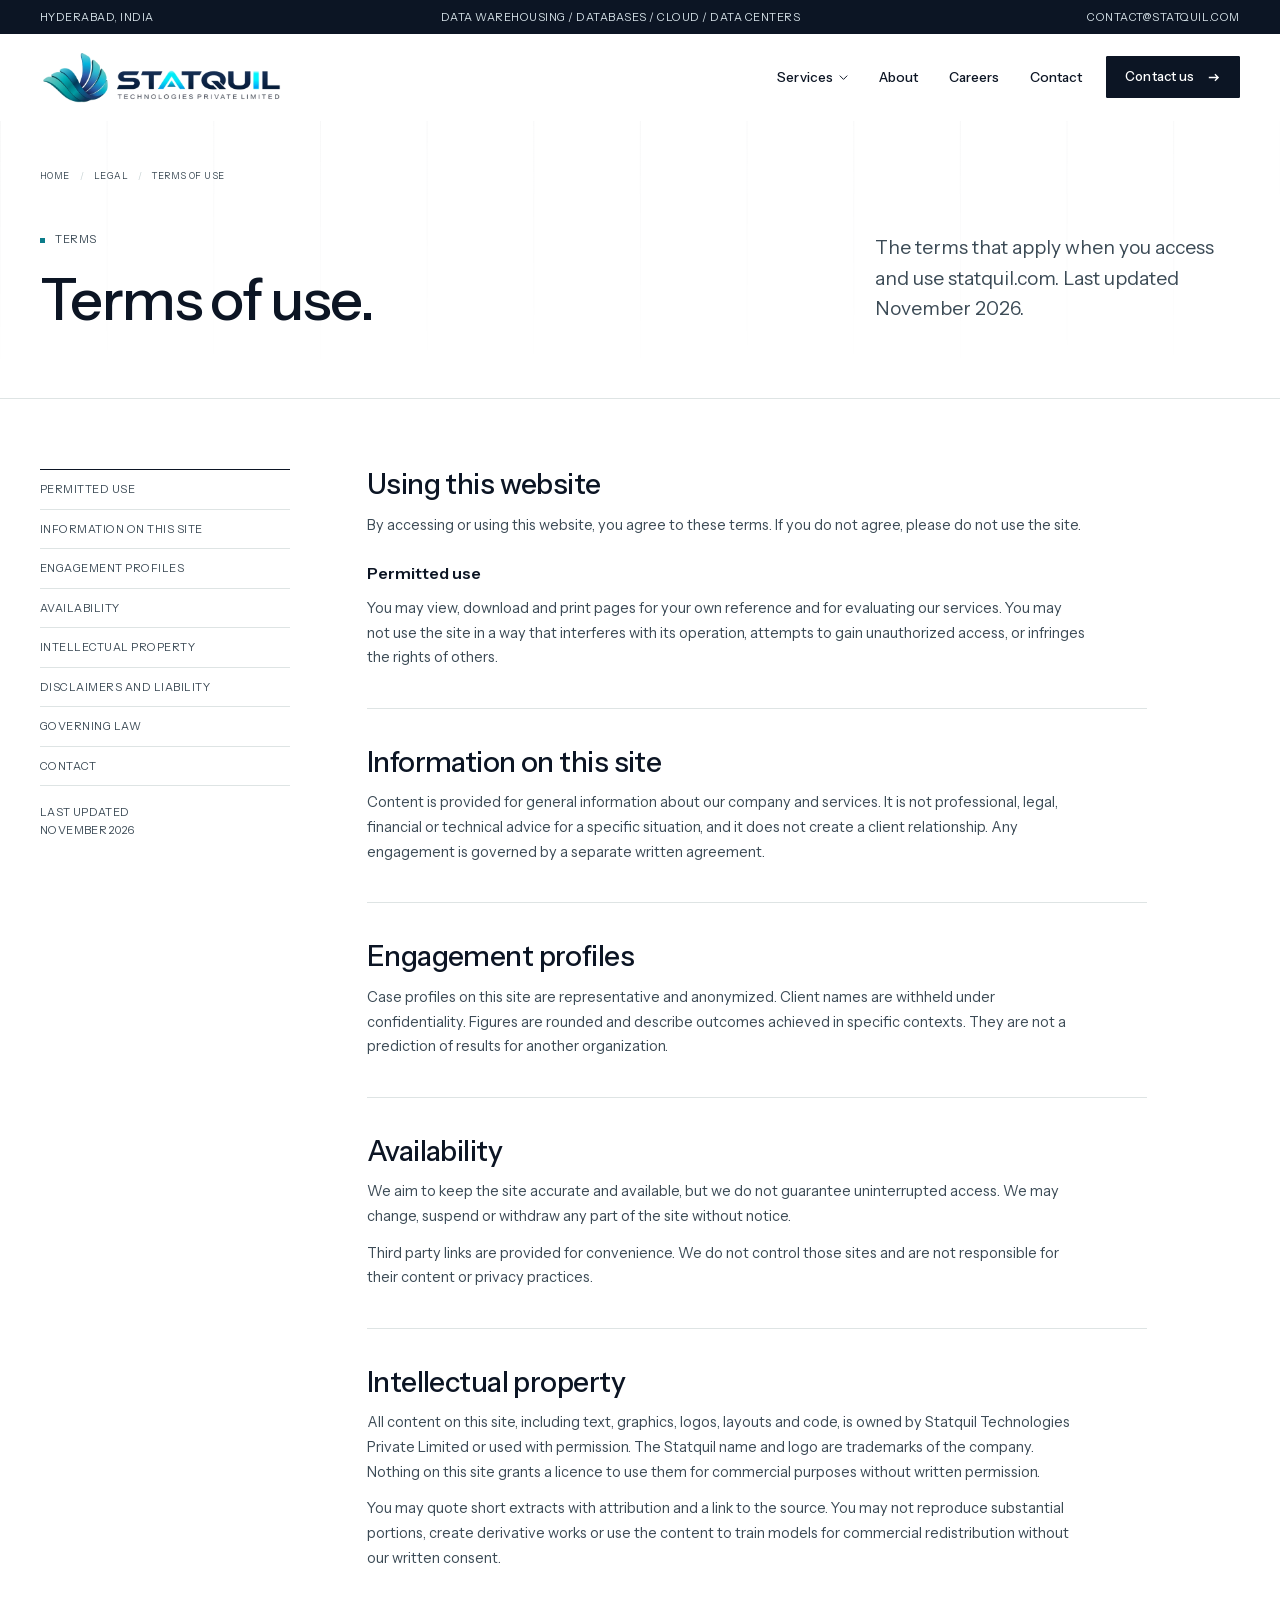
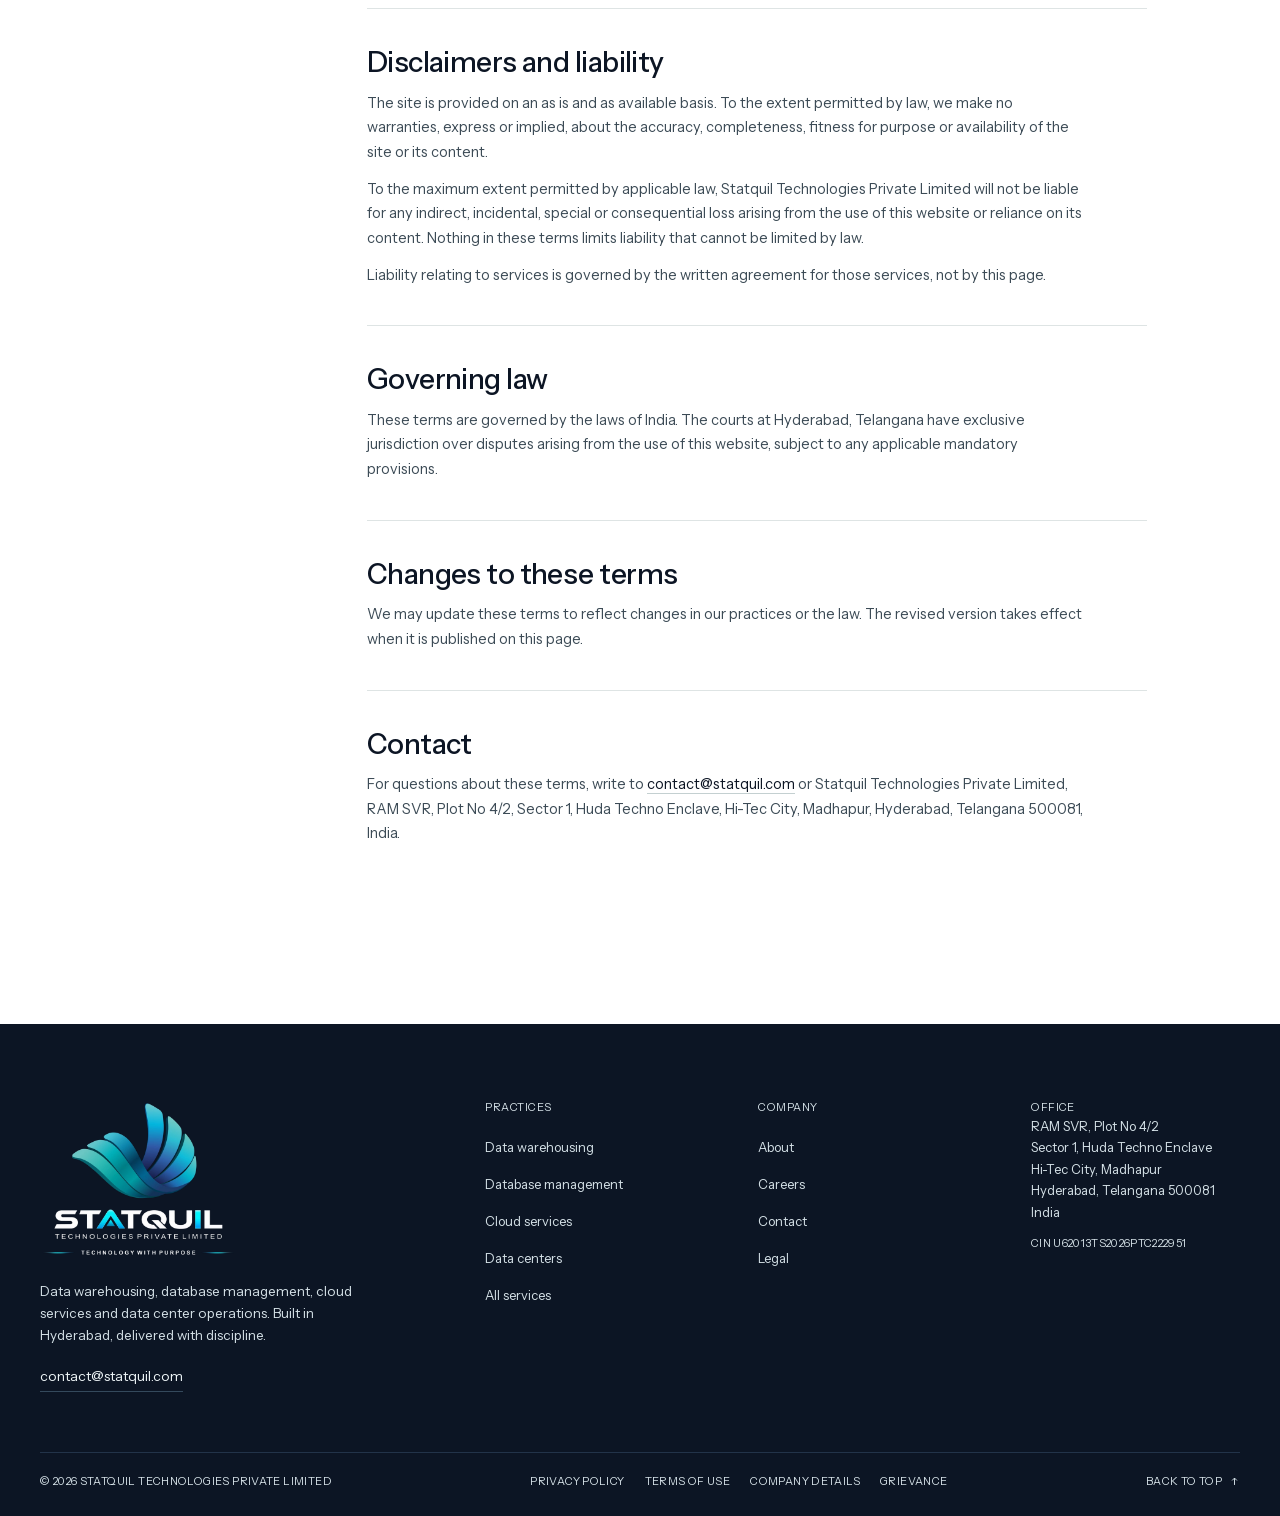
<file: terms-of-use.html>
<!DOCTYPE html>
<html lang="en">
<head>
<meta charset="utf-8">
<meta name="viewport" content="width=device-width, initial-scale=1">
<title>Terms of Use | Statquil Technologies</title>
<meta name="description" content="Terms of use for statquil.com, including permitted use, intellectual property, disclaimers, liability and governing law.">
<link rel="canonical" href="https://statquil.com/terms-of-use.html">
<meta name="theme-color" content="#0c1524">
<meta property="og:type" content="website">
<meta property="og:site_name" content="Statquil Technologies">
<meta property="og:title" content="Terms of Use | Statquil Technologies">
<meta property="og:description" content="Terms of use for statquil.com, including permitted use, intellectual property, disclaimers, liability and governing law.">
<meta property="og:url" content="https://statquil.com/terms-of-use.html">
<meta property="og:image" content="https://statquil.com/assets/img/og-statquil.png">
<meta property="og:image:width" content="1200">
<meta property="og:image:height" content="630">
<meta property="og:image:alt" content="Statquil Technologies, data warehousing, database management, cloud and data centers">
<meta name="twitter:card" content="summary_large_image">
<meta name="twitter:title" content="Terms of Use | Statquil Technologies">
<meta name="twitter:description" content="Terms of use for statquil.com, including permitted use, intellectual property, disclaimers, liability and governing law.">
<meta name="twitter:image" content="https://statquil.com/assets/img/og-statquil.png">
<link rel="icon" href="assets/img/favicon.ico" sizes="any">
<link rel="icon" href="assets/img/icon-192.png" type="image/png">
<link rel="apple-touch-icon" href="assets/img/apple-touch-icon.png">
<link rel="preload" href="assets/fonts/instrument-sans.woff2" as="font" type="font/woff2" crossorigin>

<link rel="stylesheet" href="assets/css/main.css">
<script type="application/ld+json">{"@context":"https://schema.org","@type":"Organization","@id":"https://statquil.com/#organization","name":"Statquil Technologies Private Limited","url":"https://statquil.com/","logo":"https://statquil.com/assets/img/icon-512.png","image":"https://statquil.com/assets/img/og-statquil.png","email":"contact@statquil.com","description":"Statquil Technologies provides data warehousing, database management, cloud services and data center services from Hyderabad, India.","foundingDate":"2026","identifier":"U62013TS2026PTC222951","founders":[{"@type":"Person","name":"Dinesh Munipally"},{"@type":"Person","name":"Umarani"}],"address":{"@type":"PostalAddress","streetAddress":"RAM SVR, Plot No 4/2, Sector 1, Huda Techno Enclave, Hi-Tec City, Madhapur","addressLocality":"Hyderabad","addressRegion":"Telangana","postalCode":"500081","addressCountry":"IN"},"contactPoint":{"@type":"ContactPoint","contactType":"sales","email":"contact@statquil.com","areaServed":"IN","availableLanguage":["en"]},"knowsAbout":["Data warehousing","Database management","Cloud services","Data center operations"]}</script>
</head>
<body id="top">
<a class="skip" href="#main">Skip to content</a>
<div class="utility">
  <div class="wrap utility-inner">
    <span>Hyderabad, India</span>
    <span class="utility-mid">Data warehousing / Databases / Cloud / Data centers</span>
    <a href="mailto:contact@statquil.com">contact@statquil.com</a>
  </div>
</div>
<header class="site-header" id="site-header">
  <div class="wrap header-inner">
    <a class="brand" href="index.html" aria-label="Statquil Technologies, home">
      <img src="assets/img/statquil-logo-light.webp" width="720" height="154" alt="Statquil Technologies Private Limited" fetchpriority="high" decoding="async">
    </a>
    <nav class="nav" aria-label="Primary">
      <div class="nav-item has-menu">
        <button type="button" class="nav-link menu-trigger" aria-expanded="false" aria-controls="services-dropdown">Services <svg viewBox="0 0 12 8" aria-hidden="true" fill="none" stroke="currentColor" stroke-width="1.3"><path d="m1 1.5 5 5 5-5"/></svg></button>
        <div class="dropdown" id="services-dropdown">
          <div class="dropdown-inner">
            <a href="services/data-warehousing.html"><span class="dd-num">01</span>Data warehousing</a><a href="services/database-management.html"><span class="dd-num">02</span>Database management</a><a href="services/cloud-services.html"><span class="dd-num">03</span>Cloud services</a><a href="services/data-centers.html"><span class="dd-num">04</span>Data centers</a>
            <a class="dd-all" href="services.html"><span>All services</span><span>04</span></a>
          </div>
        </div>
      </div>
      <a class="nav-link" href="about.html">About</a><a class="nav-link" href="careers.html">Careers</a><a class="nav-link" href="contact.html">Contact</a>
    </nav>
    <div class="header-actions">
      <a class="btn btn--sm" href="contact.html">Contact us <svg viewBox="0 0 16 16" aria-hidden="true" fill="none" stroke="currentColor" stroke-width="1.4"><path d="M3 8h10M9.5 4.5 13 8l-3.5 3.5"/></svg></a>
      <button class="menu-toggle" type="button" aria-expanded="false" aria-controls="mobile-panel" aria-label="Open menu">
        <span></span><span></span>
      </button>
    </div>
  </div>
  <div class="mobile-panel" id="mobile-panel">
    <a class="m-link" href="services.html">Services <span>04 practices</span></a>
    <div class="mobile-group">
      <p class="eyebrow eyebrow--plain">Practices</p>
      <a href="services/data-warehousing.html">Data warehousing</a>
        <a href="services/database-management.html">Database management</a>
        <a href="services/cloud-services.html">Cloud services</a>
        <a href="services/data-centers.html">Data centers</a>
    </div>
    <a class="m-link" href="about.html">About <span>Company</span></a>
    <a class="m-link" href="careers.html">Careers <span>Open roles</span></a>
    <a class="m-link" href="contact.html">Contact <span>Hyderabad</span></a>
    <a class="btn" href="contact.html">Contact us <svg viewBox="0 0 16 16" aria-hidden="true" fill="none" stroke="currentColor" stroke-width="1.4"><path d="M3 8h10M9.5 4.5 13 8l-3.5 3.5"/></svg></a>
  </div>
</header>
<main id="main">
<section class="page-hero">
  <div class="wrap">
    <nav class="crumbs" aria-label="Breadcrumb"><a href="index.html">Home</a><span aria-hidden="true">/</span><a href="legal.html">Legal</a><span aria-hidden="true">/</span><span aria-current="page">Terms of Use</span></nav>
    <div class="page-hero-grid">
      <div>
        <p class="eyebrow">Terms</p>
        <h1>Terms of use.</h1>
      </div>
      <p class="lede">The terms that apply when you access and use statquil.com. Last updated November 2026.</p>
    </div>
  </div>
</section>
<div class="wrap legal-layout">
  <nav class="legal-nav" aria-label="On this page"><a href="#permitted">Permitted use</a><a href="#information">Information on this site</a><a href="#profiles">Engagement profiles</a><a href="#availability">Availability</a><a href="#ip">Intellectual property</a><a href="#liability">Disclaimers and liability</a><a href="#law">Governing law</a><a href="#contact">Contact</a><p class="legal-meta">Last updated<br>November 2026</p></nav>
  <div class="legal-content">
    <section id="permitted">
      <h2>Using this website</h2>
      <p>By accessing or using this website, you agree to these terms. If you do not agree, please do not use the site.</p>
      <h3>Permitted use</h3>
      <p>You may view, download and print pages for your own reference and for evaluating our services. You may not use the site in a way that interferes with its operation, attempts to gain unauthorized access, or infringes the rights of others.</p>
    </section>
    <section id="information">
      <h2>Information on this site</h2>
      <p>Content is provided for general information about our company and services. It is not professional, legal, financial or technical advice for a specific situation, and it does not create a client relationship. Any engagement is governed by a separate written agreement.</p>
    </section>
    <section id="profiles">
      <h2>Engagement profiles</h2>
      <p>Case profiles on this site are representative and anonymized. Client names are withheld under confidentiality. Figures are rounded and describe outcomes achieved in specific contexts. They are not a prediction of results for another organization.</p>
    </section>
    <section id="availability">
      <h2>Availability</h2>
      <p>We aim to keep the site accurate and available, but we do not guarantee uninterrupted access. We may change, suspend or withdraw any part of the site without notice.</p>
      <p>Third party links are provided for convenience. We do not control those sites and are not responsible for their content or privacy practices.</p>
    </section>
    <section id="ip">
      <h2>Intellectual property</h2>
      <p>All content on this site, including text, graphics, logos, layouts and code, is owned by Statquil Technologies Private Limited or used with permission. The Statquil name and logo are trademarks of the company. Nothing on this site grants a licence to use them for commercial purposes without written permission.</p>
      <p>You may quote short extracts with attribution and a link to the source. You may not reproduce substantial portions, create derivative works or use the content to train models for commercial redistribution without our written consent.</p>
    </section>
    <section id="liability">
      <h2>Disclaimers and liability</h2>
      <p>The site is provided on an as is and as available basis. To the extent permitted by law, we make no warranties, express or implied, about the accuracy, completeness, fitness for purpose or availability of the site or its content.</p>
      <p>To the maximum extent permitted by applicable law, Statquil Technologies Private Limited will not be liable for any indirect, incidental, special or consequential loss arising from the use of this website or reliance on its content. Nothing in these terms limits liability that cannot be limited by law.</p>
      <p>Liability relating to services is governed by the written agreement for those services, not by this page.</p>
    </section>
    <section id="law">
      <h2>Governing law</h2>
      <p>These terms are governed by the laws of India. The courts at Hyderabad, Telangana have exclusive jurisdiction over disputes arising from the use of this website, subject to any applicable mandatory provisions.</p>
    </section>
    <section id="changes">
      <h2>Changes to these terms</h2>
      <p>We may update these terms to reflect changes in our practices or the law. The revised version takes effect when it is published on this page.</p>
    </section>
    <section id="contact">
      <h2>Contact</h2>
      <p>For questions about these terms, write to <a href="mailto:contact@statquil.com">contact@statquil.com</a> or Statquil Technologies Private Limited, RAM SVR, Plot No 4/2, Sector 1, Huda Techno Enclave, Hi-Tec City, Madhapur, Hyderabad, Telangana 500081, India.</p>
    </section>
  </div>
</div>
</main>
<footer class="site-footer">
  <div class="wrap">
    <div class="footer-top">
      <div class="footer-brand">
        <img src="assets/img/statquil-logo-dark.webp" width="640" height="514" alt="Statquil Technologies Private Limited" loading="lazy" decoding="async">
        <p>Data warehousing, database management, cloud services and data center operations. Built in Hyderabad, delivered with discipline.</p>
        <a class="footer-mail" href="mailto:contact@statquil.com">contact@statquil.com</a>
      </div>
      <div class="footer-col">
        <h3>Practices</h3>
        <ul>
          <li><a href="services/data-warehousing.html">Data warehousing</a></li><li><a href="services/database-management.html">Database management</a></li><li><a href="services/cloud-services.html">Cloud services</a></li><li><a href="services/data-centers.html">Data centers</a></li>
          <li><a href="services.html">All services</a></li>
        </ul>
      </div>
      <div class="footer-col">
        <h3>Company</h3>
        <ul>
          <li><a href="about.html">About</a></li>
          <li><a href="careers.html">Careers</a></li>
          <li><a href="contact.html">Contact</a></li>
          <li><a href="legal.html">Legal</a></li>
        </ul>
      </div>
      <div class="footer-col">
        <h3>Office</h3>
        <address>
          RAM SVR, Plot No 4/2<br>
          Sector 1, Huda Techno Enclave<br>
          Hi-Tec City, Madhapur<br>
          Hyderabad, Telangana 500081<br>
          India
        </address>
        <p class="cin">CIN U62013TS2026PTC222951</p>
      </div>
    </div>
    <div class="footer-bottom">
      <p>&copy; <span data-year>2026</span> Statquil Technologies Private Limited</p>
      <nav aria-label="Legal and company">
        <a href="privacy-policy.html">Privacy Policy</a>
        <a href="terms-of-use.html">Terms of Use</a>
        <a href="legal.html#company">Company details</a>
        <a href="legal.html#contact">Grievance</a>
      </nav>
      <a class="to-top" href="#top">Back to top <svg viewBox="0 0 16 16" aria-hidden="true" fill="none" stroke="currentColor" stroke-width="1.4"><path d="M8 13V3M4.5 6.5 8 3l3.5 3.5"/></svg></a>
    </div>
  </div>
</footer>
<script src="assets/js/main.js" defer></script>
</body>
</html>
</file>
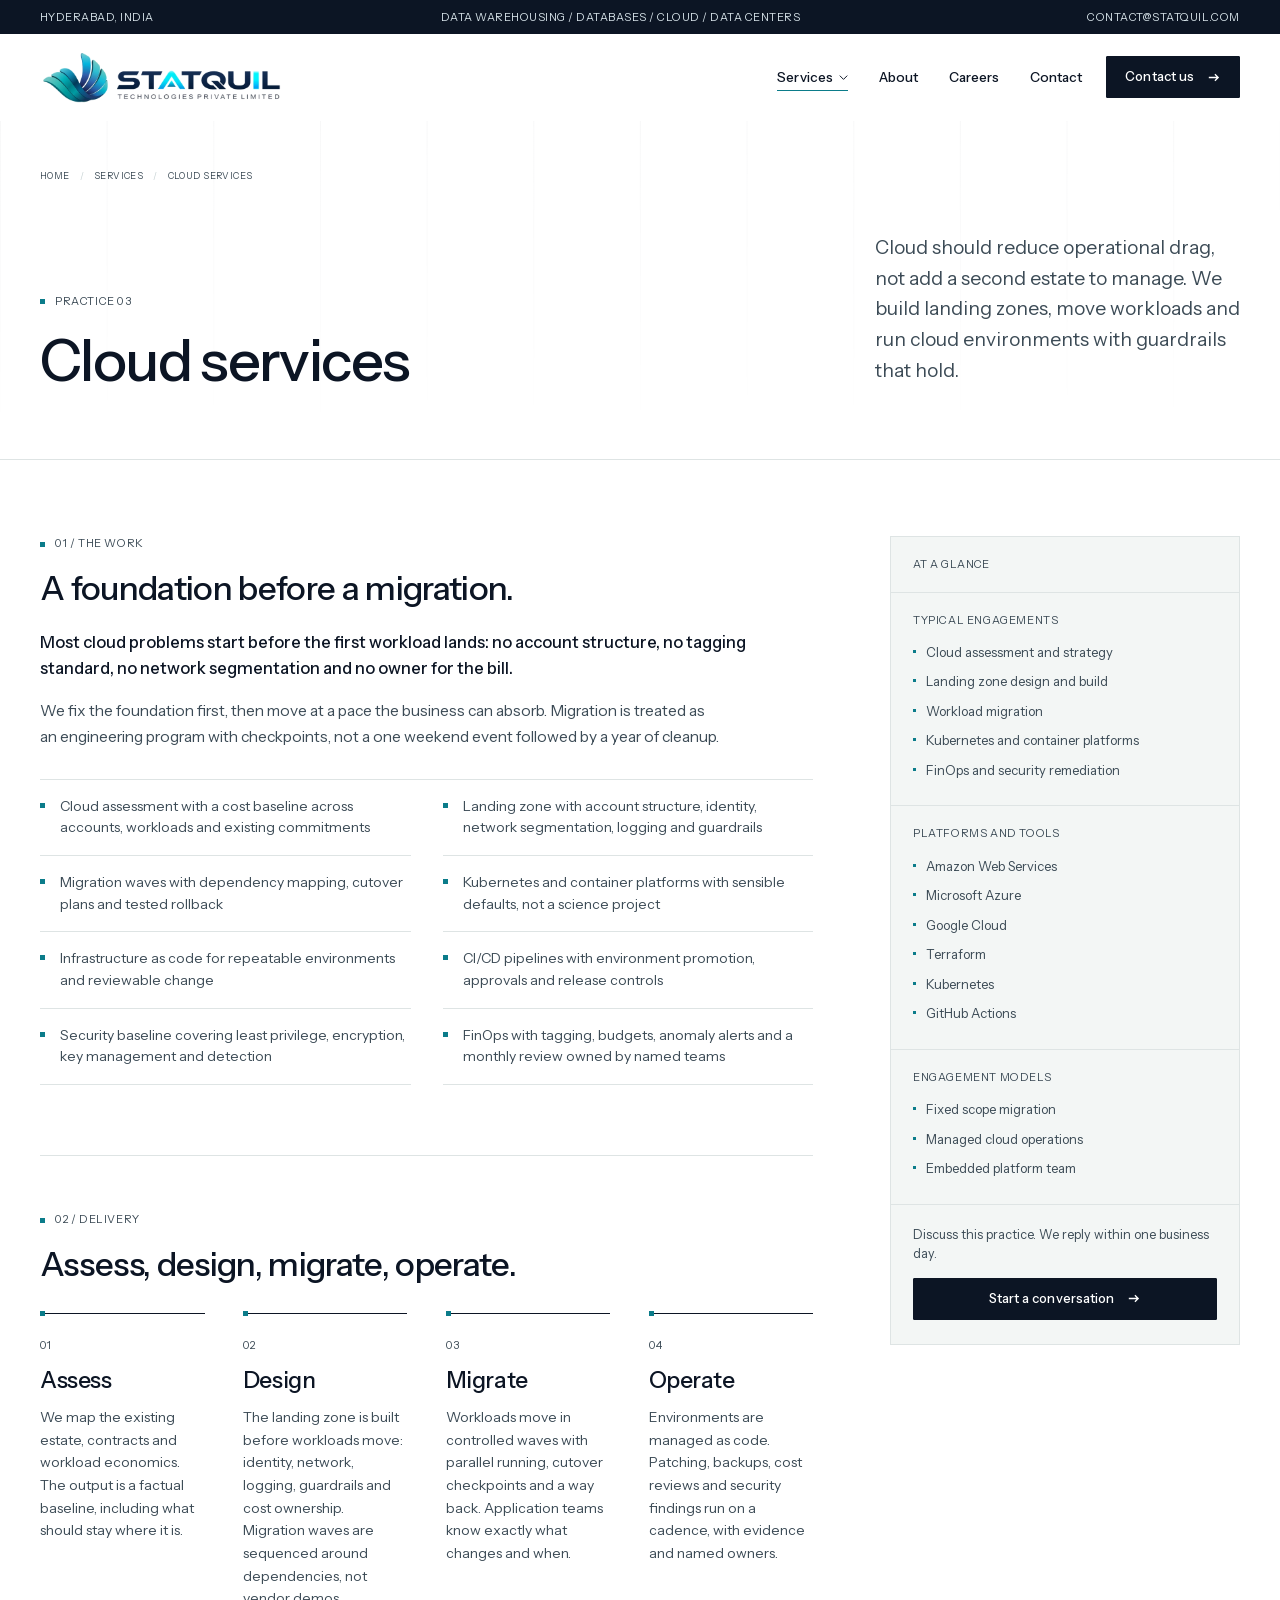
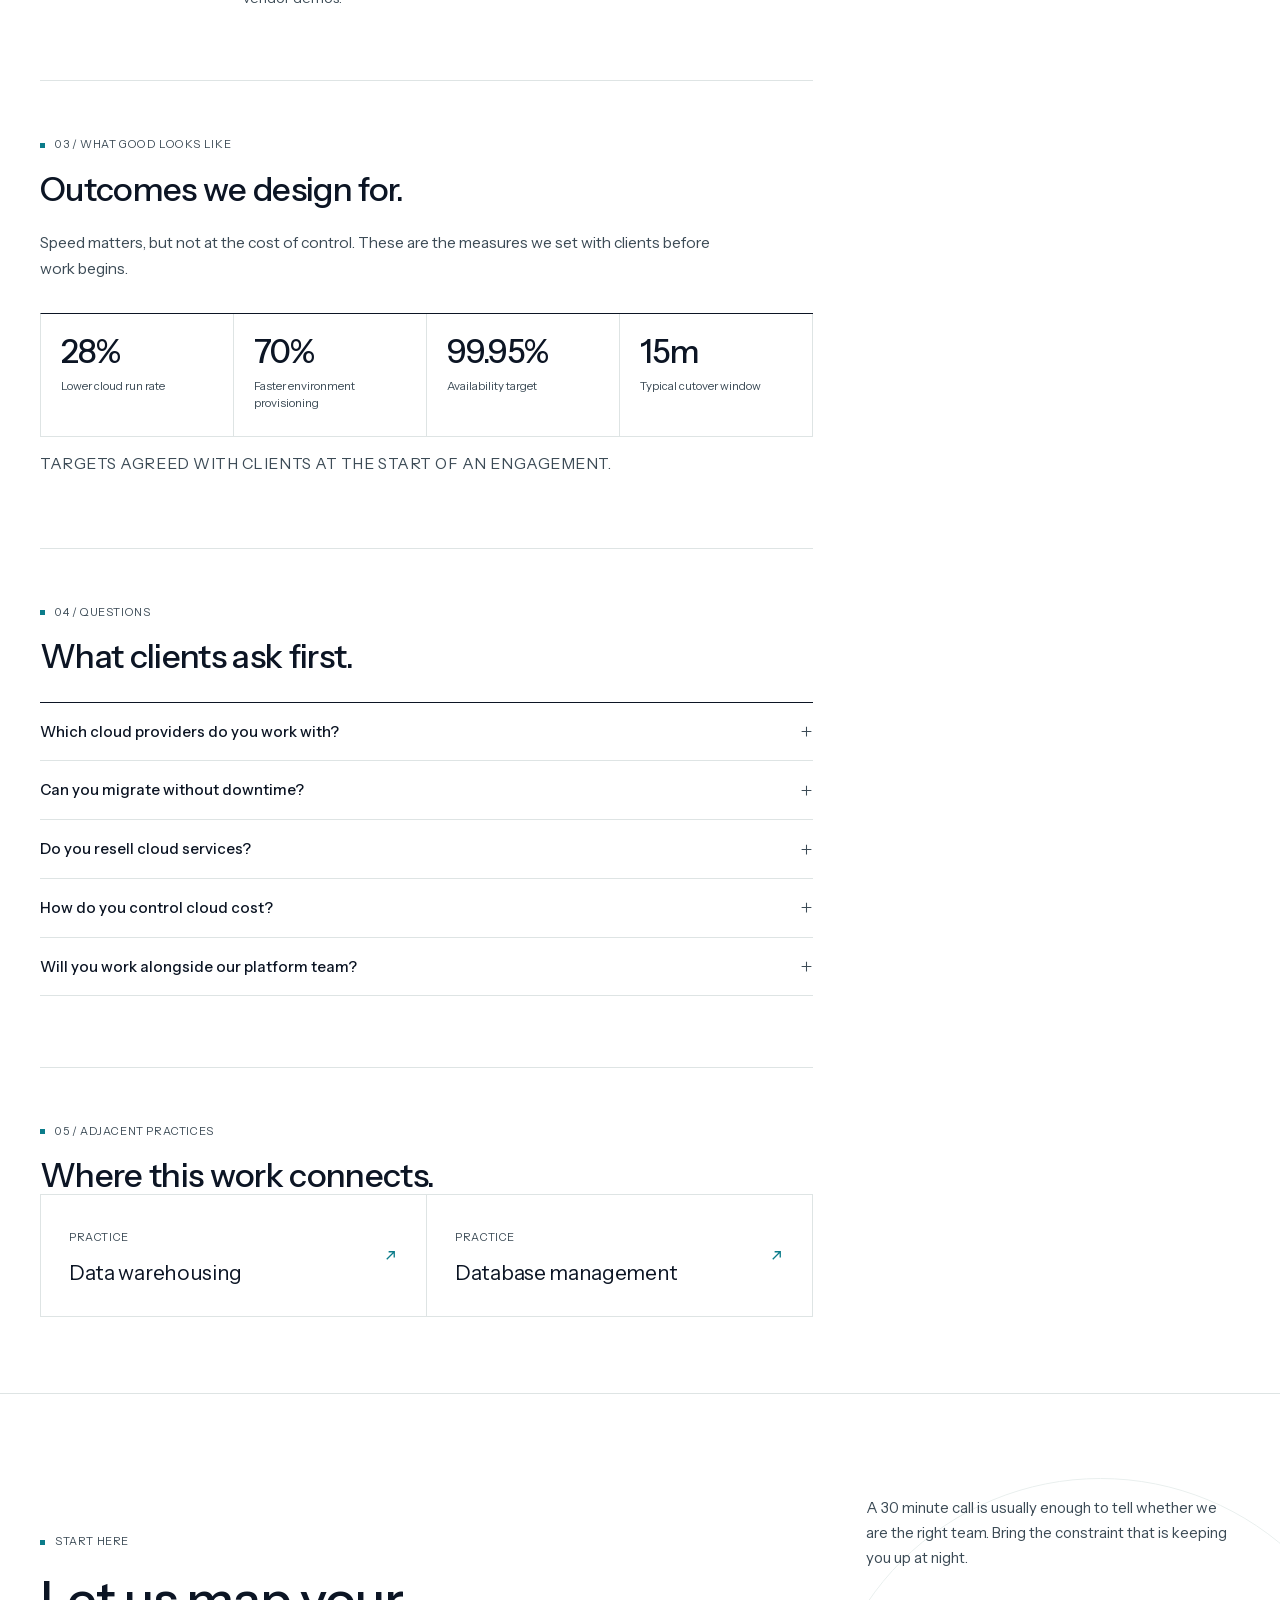
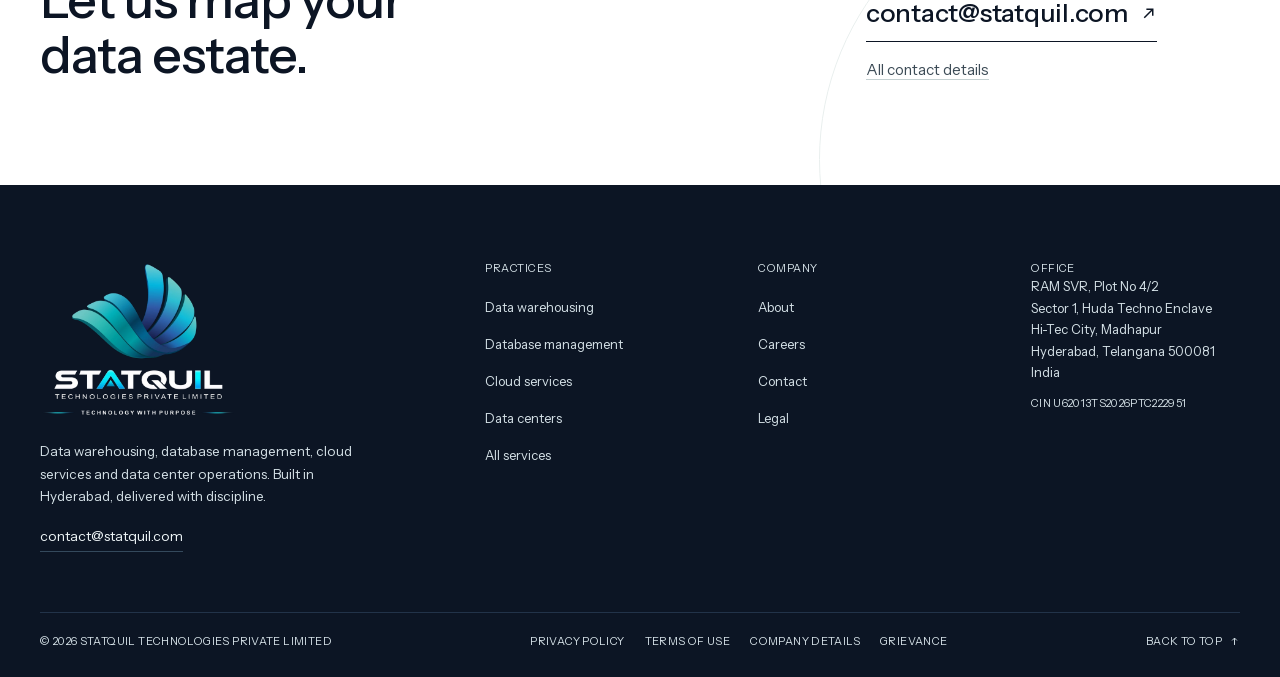
<file: services/cloud-services.html>
<!DOCTYPE html>
<html lang="en">
<head>
<meta charset="utf-8">
<meta name="viewport" content="width=device-width, initial-scale=1">
<title>Cloud services | Statquil Technologies</title>
<meta name="description" content="Cloud assessment, landing zones, workload migration, Kubernetes, infrastructure as code and FinOps from Statquil Technologies.">
<link rel="canonical" href="https://statquil.com/services/cloud-services.html">
<meta name="theme-color" content="#0c1524">
<meta property="og:type" content="website">
<meta property="og:site_name" content="Statquil Technologies">
<meta property="og:title" content="Cloud services | Statquil Technologies">
<meta property="og:description" content="Cloud assessment, landing zones, workload migration, Kubernetes, infrastructure as code and FinOps from Statquil Technologies.">
<meta property="og:url" content="https://statquil.com/services/cloud-services.html">
<meta property="og:image" content="https://statquil.com/assets/img/og-statquil.png">
<meta property="og:image:width" content="1200">
<meta property="og:image:height" content="630">
<meta property="og:image:alt" content="Statquil Technologies, data warehousing, database management, cloud and data centers">
<meta name="twitter:card" content="summary_large_image">
<meta name="twitter:title" content="Cloud services | Statquil Technologies">
<meta name="twitter:description" content="Cloud assessment, landing zones, workload migration, Kubernetes, infrastructure as code and FinOps from Statquil Technologies.">
<meta name="twitter:image" content="https://statquil.com/assets/img/og-statquil.png">
<link rel="icon" href="../assets/img/favicon.ico" sizes="any">
<link rel="icon" href="../assets/img/icon-192.png" type="image/png">
<link rel="apple-touch-icon" href="../assets/img/apple-touch-icon.png">
<link rel="preload" href="../assets/fonts/instrument-sans.woff2" as="font" type="font/woff2" crossorigin>

<link rel="stylesheet" href="../assets/css/main.css">
<script type="application/ld+json">{"@context":"https://schema.org","@type":"Service","name":"Cloud services","serviceType":"Cloud infrastructure and migration services","url":"https://statquil.com/services/cloud-services.html","provider":{"@id":"https://statquil.com/#organization"},"areaServed":"IN","description":"Cloud assessment, landing zones, migration, Kubernetes platforms, infrastructure as code and FinOps."}</script>
<script type="application/ld+json">{"@context":"https://schema.org","@type":"BreadcrumbList","itemListElement":[{"@type":"ListItem","position":1,"name":"Home","item":"https://statquil.com/"},{"@type":"ListItem","position":2,"name":"Services","item":"https://statquil.com/services.html"},{"@type":"ListItem","position":3,"name":"Cloud services","item":"https://statquil.com/services/cloud-services.html"}]}</script>
</head>
<body id="top">
<a class="skip" href="#main">Skip to content</a>
<div class="utility">
  <div class="wrap utility-inner">
    <span>Hyderabad, India</span>
    <span class="utility-mid">Data warehousing / Databases / Cloud / Data centers</span>
    <a href="mailto:contact@statquil.com">contact@statquil.com</a>
  </div>
</div>
<header class="site-header" id="site-header">
  <div class="wrap header-inner">
    <a class="brand" href="../index.html" aria-label="Statquil Technologies, home">
      <img src="../assets/img/statquil-logo-light.webp" width="720" height="154" alt="Statquil Technologies Private Limited" fetchpriority="high" decoding="async">
    </a>
    <nav class="nav" aria-label="Primary">
      <div class="nav-item has-menu">
        <button type="button" class="nav-link menu-trigger" aria-expanded="false" aria-controls="services-dropdown" aria-current="page">Services <svg viewBox="0 0 12 8" aria-hidden="true" fill="none" stroke="currentColor" stroke-width="1.3"><path d="m1 1.5 5 5 5-5"/></svg></button>
        <div class="dropdown" id="services-dropdown">
          <div class="dropdown-inner">
            <a href="../services/data-warehousing.html"><span class="dd-num">01</span>Data warehousing</a><a href="../services/database-management.html"><span class="dd-num">02</span>Database management</a><a href="../services/cloud-services.html" aria-current="page"><span class="dd-num">03</span>Cloud services</a><a href="../services/data-centers.html"><span class="dd-num">04</span>Data centers</a>
            <a class="dd-all" href="../services.html"><span>All services</span><span>04</span></a>
          </div>
        </div>
      </div>
      <a class="nav-link" href="../about.html">About</a><a class="nav-link" href="../careers.html">Careers</a><a class="nav-link" href="../contact.html">Contact</a>
    </nav>
    <div class="header-actions">
      <a class="btn btn--sm" href="../contact.html">Contact us <svg viewBox="0 0 16 16" aria-hidden="true" fill="none" stroke="currentColor" stroke-width="1.4"><path d="M3 8h10M9.5 4.5 13 8l-3.5 3.5"/></svg></a>
      <button class="menu-toggle" type="button" aria-expanded="false" aria-controls="mobile-panel" aria-label="Open menu">
        <span></span><span></span>
      </button>
    </div>
  </div>
  <div class="mobile-panel" id="mobile-panel">
    <a class="m-link" href="../services.html">Services <span>04 practices</span></a>
    <div class="mobile-group">
      <p class="eyebrow eyebrow--plain">Practices</p>
      <a href="../services/data-warehousing.html">Data warehousing</a>
        <a href="../services/database-management.html">Database management</a>
        <a href="../services/cloud-services.html">Cloud services</a>
        <a href="../services/data-centers.html">Data centers</a>
    </div>
    <a class="m-link" href="../about.html">About <span>Company</span></a>
    <a class="m-link" href="../careers.html">Careers <span>Open roles</span></a>
    <a class="m-link" href="../contact.html">Contact <span>Hyderabad</span></a>
    <a class="btn" href="../contact.html">Contact us <svg viewBox="0 0 16 16" aria-hidden="true" fill="none" stroke="currentColor" stroke-width="1.4"><path d="M3 8h10M9.5 4.5 13 8l-3.5 3.5"/></svg></a>
  </div>
</header>
<main id="main">
<section class="page-hero page-hero--practice">
  <div class="wrap">
    <nav class="crumbs" aria-label="Breadcrumb"><a href="../index.html">Home</a><span aria-hidden="true">/</span><a href="../services.html">Services</a><span aria-hidden="true">/</span><span aria-current="page">Cloud services</span></nav>
    <div class="page-hero-grid">
      <div>
        <p class="eyebrow">Practice 03</p>
        <h1>Cloud services</h1>
      </div>
      <p class="lede">Cloud should reduce operational drag, not add a second estate to manage. We build landing zones, move workloads and run cloud environments with guardrails that hold.</p>
    </div>
  </div>
</section>

<div class="wrap service-body">
  <div class="service-main">
    <section class="block reveal">
      <p class="eyebrow">01 / The work</p>
      <h2>A foundation before a migration.</h2>
      <div class="block-body">
        <p class="lead-in">Most cloud problems start before the first workload lands: no account structure, no tagging standard, no network segmentation and no owner for the bill.</p>
        <p>We fix the foundation first, then move at a pace the business can absorb. Migration is treated as an engineering program with checkpoints, not a one weekend event followed by a year of cleanup.</p>
        <ul class="check-list"><li>Cloud assessment with a cost baseline across accounts, workloads and existing commitments</li><li>Landing zone with account structure, identity, network segmentation, logging and guardrails</li><li>Migration waves with dependency mapping, cutover plans and tested rollback</li><li>Kubernetes and container platforms with sensible defaults, not a science project</li><li>Infrastructure as code for repeatable environments and reviewable change</li><li>CI/CD pipelines with environment promotion, approvals and release controls</li><li>Security baseline covering least privilege, encryption, key management and detection</li><li>FinOps with tagging, budgets, anomaly alerts and a monthly review owned by named teams</li></ul>
      </div>
    </section>

    <section class="block reveal">
      <p class="eyebrow">02 / Delivery</p>
      <h2>Assess, design, migrate, operate.</h2>
      <ol class="steps steps--service"><li class="step"><span class="step-num">01</span><h3>Assess</h3><p>We map the existing estate, contracts and workload economics. The output is a factual baseline, including what should stay where it is.</p></li><li class="step"><span class="step-num">02</span><h3>Design</h3><p>The landing zone is built before workloads move: identity, network, logging, guardrails and cost ownership. Migration waves are sequenced around dependencies, not vendor demos.</p></li><li class="step"><span class="step-num">03</span><h3>Migrate</h3><p>Workloads move in controlled waves with parallel running, cutover checkpoints and a way back. Application teams know exactly what changes and when.</p></li><li class="step"><span class="step-num">04</span><h3>Operate</h3><p>Environments are managed as code. Patching, backups, cost reviews and security findings run on a cadence, with evidence and named owners.</p></li></ol>
    </section>

    <section class="block reveal">
      <p class="eyebrow">03 / What good looks like</p>
      <h2>Outcomes we design for.</h2>
      <div class="block-body">
        <p>Speed matters, but not at the cost of control. These are the measures we set with clients before work begins.</p>
        <div class="outcomes"><div class="outcome"><span class="n">28%</span><span class="l">Lower cloud run rate</span></div><div class="outcome"><span class="n">70%</span><span class="l">Faster environment provisioning</span></div><div class="outcome"><span class="n">99.95%</span><span class="l">Availability target</span></div><div class="outcome"><span class="n">15m</span><span class="l">Typical cutover window</span></div></div><p class="outcomes-note">Targets agreed with clients at the start of an engagement.</p>
      </div>
    </section>

    <section class="block reveal">
      <p class="eyebrow">04 / Questions</p>
      <h2>What clients ask first.</h2>
      <div class="faq"><details><summary>Which cloud providers do you work with?<svg viewBox="0 0 16 16" aria-hidden="true" fill="none" stroke="currentColor" stroke-width="1.3"><path d="M8 2v12M2 8h12"/></svg></summary><div class="faq-body"><p>AWS, Microsoft Azure and Google Cloud, with the deepest bench in AWS and Azure. We also work in hybrid environments where part of the estate remains on-premises or in colocation.</p></div></details><details><summary>Can you migrate without downtime?<svg viewBox="0 0 16 16" aria-hidden="true" fill="none" stroke="currentColor" stroke-width="1.3"><path d="M8 2v12M2 8h12"/></svg></summary><div class="faq-body"><p>For most workloads, yes. We use phased cutovers, replication and parallel running. Some systems cannot avoid a short maintenance window, and we will say so early rather than discover it on the night.</p></div></details><details><summary>Do you resell cloud services?<svg viewBox="0 0 16 16" aria-hidden="true" fill="none" stroke="currentColor" stroke-width="1.3"><path d="M8 2v12M2 8h12"/></svg></summary><div class="faq-body"><p>No. We work on your accounts and your contracts. That keeps the incentive clean: our advice on commitment levels and architecture is not tied to a reseller margin.</p></div></details><details><summary>How do you control cloud cost?<svg viewBox="0 0 16 16" aria-hidden="true" fill="none" stroke="currentColor" stroke-width="1.3"><path d="M8 2v12M2 8h12"/></svg></summary><div class="faq-body"><p>Cost is designed in before migration: account structure, tagging, budgets and unit economics per workload. After go-live, a monthly FinOps review looks at anomalies, waste and commitment coverage with the owners who can act.</p></div></details><details><summary>Will you work alongside our platform team?<svg viewBox="0 0 16 16" aria-hidden="true" fill="none" stroke="currentColor" stroke-width="1.3"><path d="M8 2v12M2 8h12"/></svg></summary><div class="faq-body"><p>Yes. Many engagements are co-delivery. We bring architecture, automation and operating discipline, while your team keeps product context and long term ownership. Handover is part of the scope.</p></div></details></div>
    </section>

    <section class="block reveal">
      <p class="eyebrow">05 / Adjacent practices</p>
      <h2>Where this work connects.</h2>
      <div class="related"><a href="../services/data-warehousing.html"><span><span class="r-k">Practice</span><span class="r-t">Data warehousing</span></span><svg viewBox="0 0 16 16" aria-hidden="true" fill="none" stroke="currentColor" stroke-width="1.4"><path d="M4 12 12 4M6 4h6v6"/></svg></a><a href="../services/database-management.html"><span><span class="r-k">Practice</span><span class="r-t">Database management</span></span><svg viewBox="0 0 16 16" aria-hidden="true" fill="none" stroke="currentColor" stroke-width="1.4"><path d="M4 12 12 4M6 4h6v6"/></svg></a></div>
    </section>
  </div>

  <aside class="aside" aria-label="At a glance">
  <div class="aside-head">At a glance</div>
  <div class="aside-block">
    <h3>Typical engagements</h3>
    <ul><li>Cloud assessment and strategy</li><li>Landing zone design and build</li><li>Workload migration</li><li>Kubernetes and container platforms</li><li>FinOps and security remediation</li></ul>
  </div>
  <div class="aside-block">
    <h3>Platforms and tools</h3>
    <ul><li>Amazon Web Services</li><li>Microsoft Azure</li><li>Google Cloud</li><li>Terraform</li><li>Kubernetes</li><li>GitHub Actions</li></ul>
  </div>
  <div class="aside-block">
    <h3>Engagement models</h3>
    <ul><li>Fixed scope migration</li><li>Managed cloud operations</li><li>Embedded platform team</li></ul>
  </div>
  <div class="aside-cta">
    <p>Discuss this practice. We reply within one business day.</p>
    <a class="btn btn--sm" href="../contact.html">Start a conversation <svg viewBox="0 0 16 16" aria-hidden="true" fill="none" stroke="currentColor" stroke-width="1.4"><path d="M3 8h10M9.5 4.5 13 8l-3.5 3.5"/></svg></a>
  </div>
</aside>
</div>

<section class="cta">
  <div class="wrap cta-inner">
    <div>
      <p class="eyebrow">Start here</p>
      <h2>Let us map your data estate.</h2>
    </div>
    <div class="cta-copy">
      <p>A 30 minute call is usually enough to tell whether we are the right team. Bring the constraint that is keeping you up at night.</p>
      <a class="email-link" href="mailto:contact@statquil.com">contact@statquil.com <svg viewBox="0 0 16 16" aria-hidden="true" fill="none" stroke="currentColor" stroke-width="1.4"><path d="M4 12 12 4M6 4h6v6"/></svg></a>
      <p class="panel-caption" style="margin-top:16px"><a href="../contact.html" style="border-bottom:1px solid #c4d0d1">All contact details</a></p>
    </div>
  </div>
</section>
</main>
<footer class="site-footer">
  <div class="wrap">
    <div class="footer-top">
      <div class="footer-brand">
        <img src="../assets/img/statquil-logo-dark.webp" width="640" height="514" alt="Statquil Technologies Private Limited" loading="lazy" decoding="async">
        <p>Data warehousing, database management, cloud services and data center operations. Built in Hyderabad, delivered with discipline.</p>
        <a class="footer-mail" href="mailto:contact@statquil.com">contact@statquil.com</a>
      </div>
      <div class="footer-col">
        <h3>Practices</h3>
        <ul>
          <li><a href="../services/data-warehousing.html">Data warehousing</a></li><li><a href="../services/database-management.html">Database management</a></li><li><a href="../services/cloud-services.html">Cloud services</a></li><li><a href="../services/data-centers.html">Data centers</a></li>
          <li><a href="../services.html">All services</a></li>
        </ul>
      </div>
      <div class="footer-col">
        <h3>Company</h3>
        <ul>
          <li><a href="../about.html">About</a></li>
          <li><a href="../careers.html">Careers</a></li>
          <li><a href="../contact.html">Contact</a></li>
          <li><a href="../legal.html">Legal</a></li>
        </ul>
      </div>
      <div class="footer-col">
        <h3>Office</h3>
        <address>
          RAM SVR, Plot No 4/2<br>
          Sector 1, Huda Techno Enclave<br>
          Hi-Tec City, Madhapur<br>
          Hyderabad, Telangana 500081<br>
          India
        </address>
        <p class="cin">CIN U62013TS2026PTC222951</p>
      </div>
    </div>
    <div class="footer-bottom">
      <p>&copy; <span data-year>2026</span> Statquil Technologies Private Limited</p>
      <nav aria-label="Legal and company">
        <a href="../privacy-policy.html">Privacy Policy</a>
        <a href="../terms-of-use.html">Terms of Use</a>
        <a href="../legal.html#company">Company details</a>
        <a href="../legal.html#contact">Grievance</a>
      </nav>
      <a class="to-top" href="#top">Back to top <svg viewBox="0 0 16 16" aria-hidden="true" fill="none" stroke="currentColor" stroke-width="1.4"><path d="M8 13V3M4.5 6.5 8 3l3.5 3.5"/></svg></a>
    </div>
  </div>
</footer>
<script src="../assets/js/main.js" defer></script>
</body>
</html>
</file>
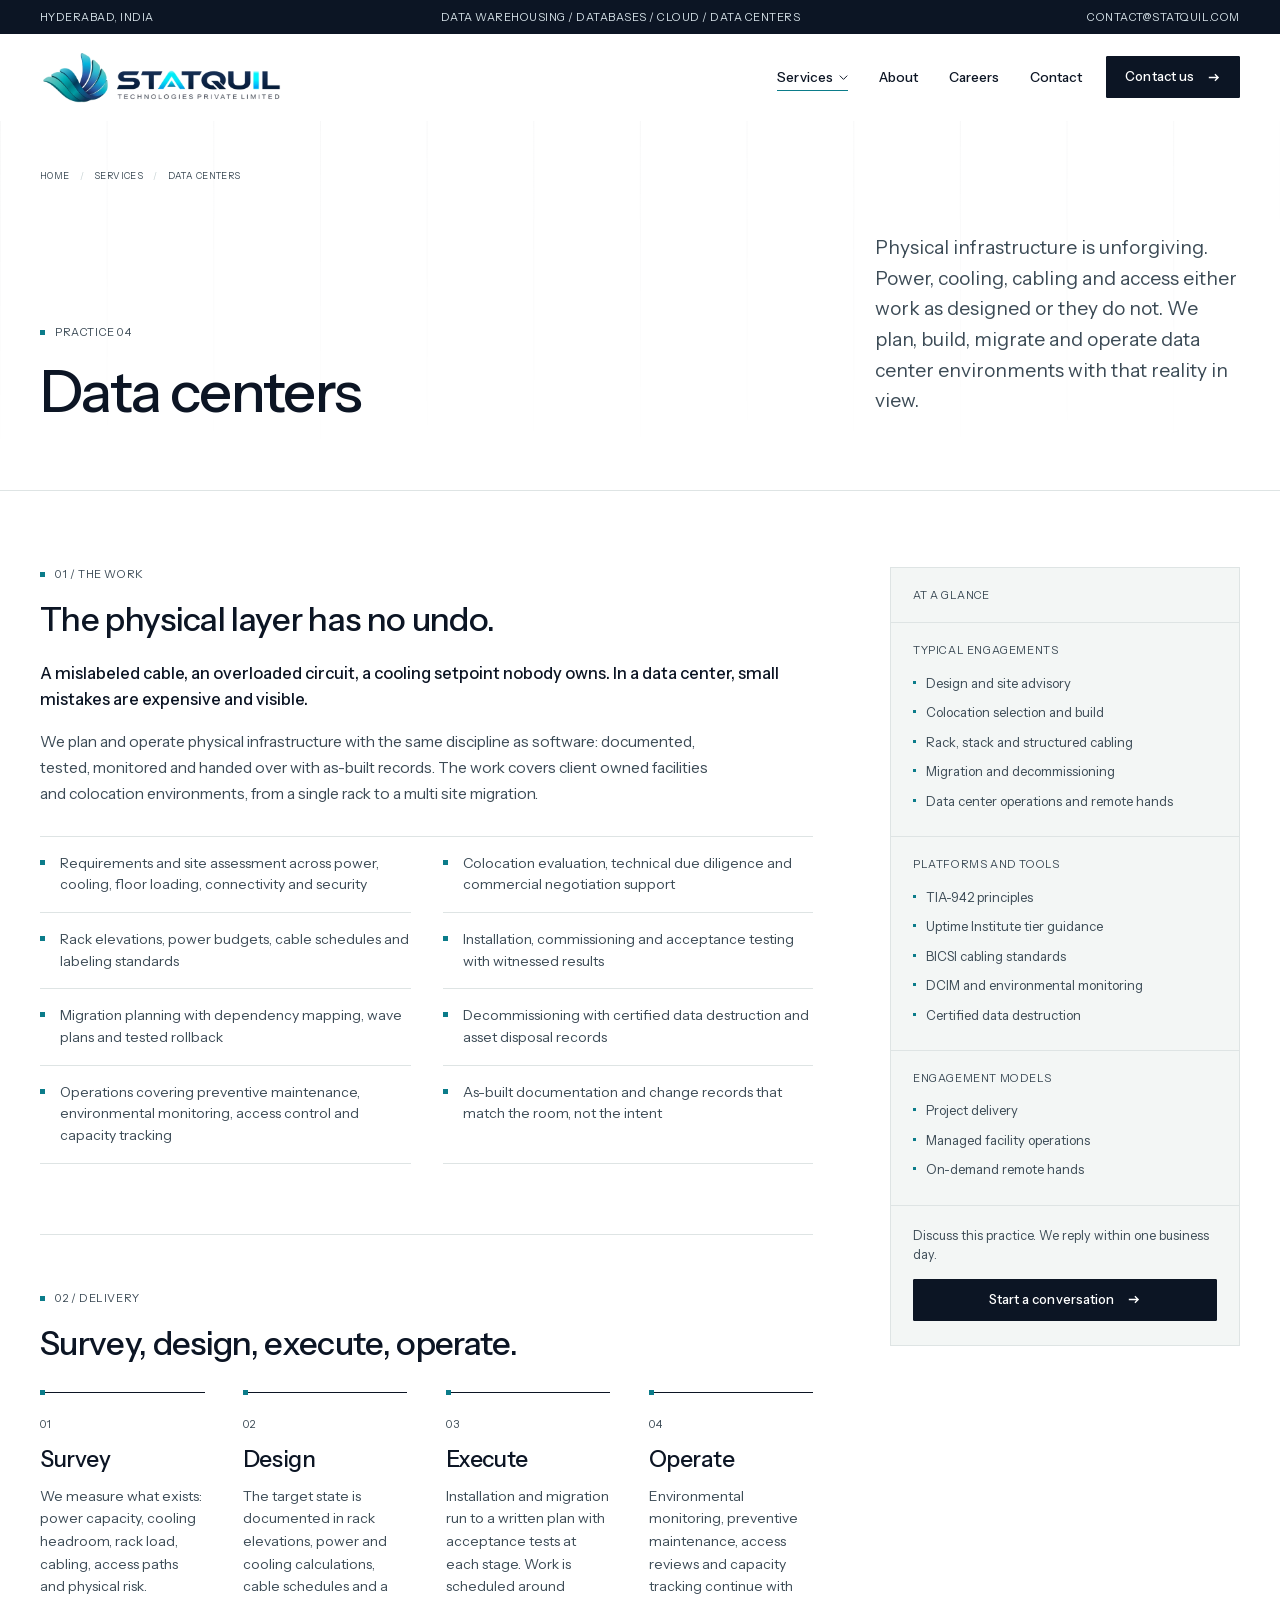
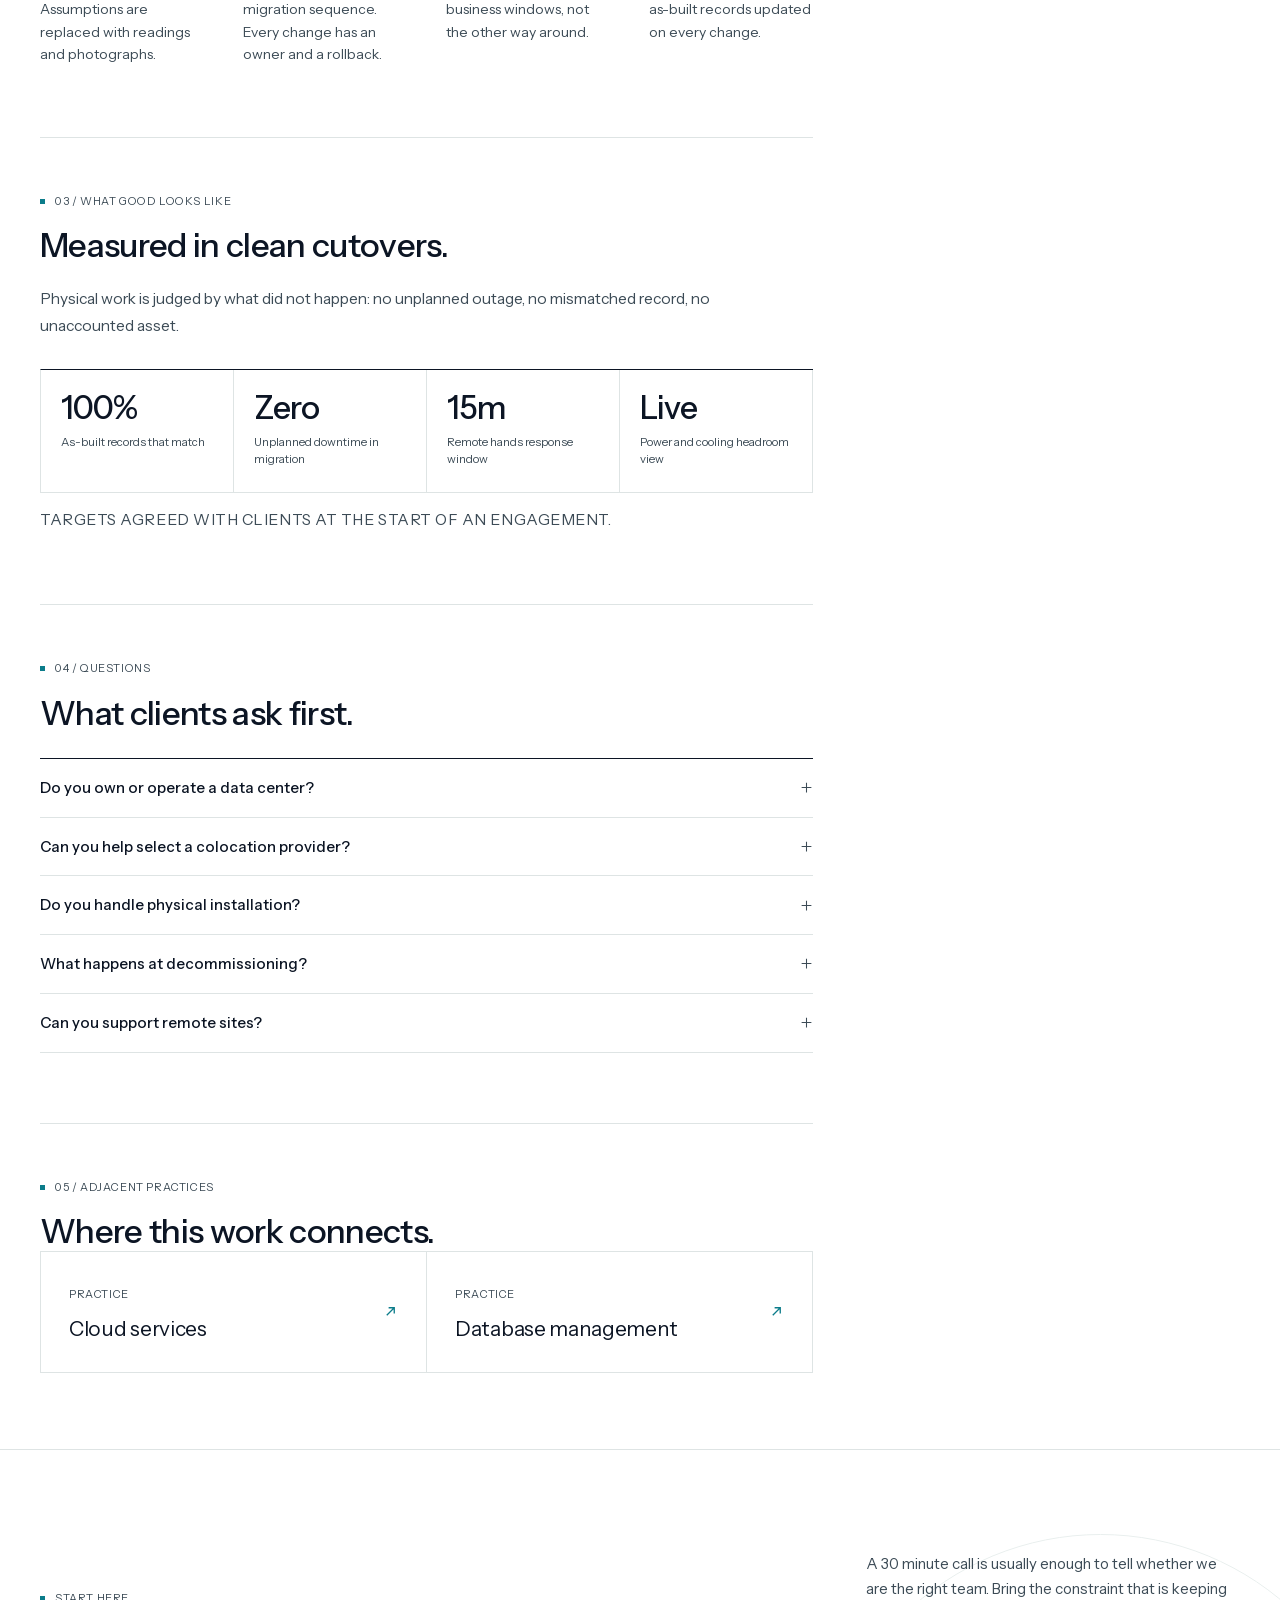
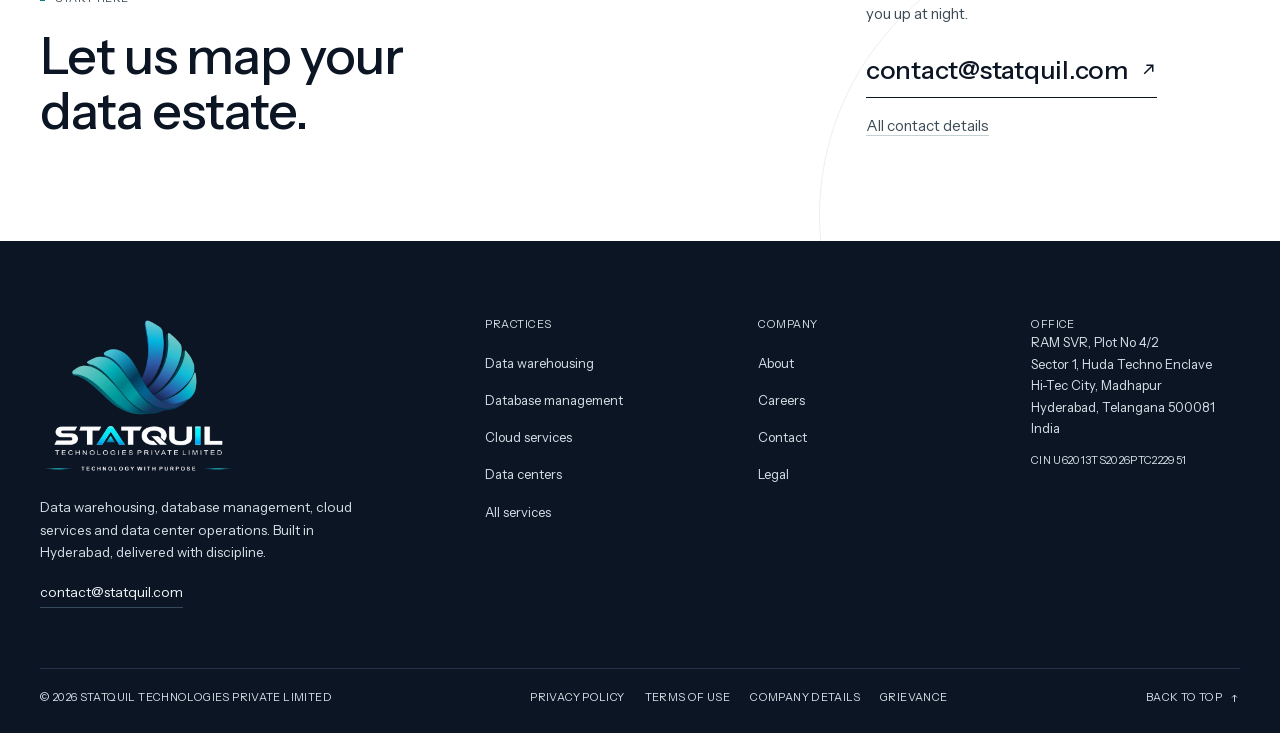
<file: services/data-centers.html>
<!DOCTYPE html>
<html lang="en">
<head>
<meta charset="utf-8">
<meta name="viewport" content="width=device-width, initial-scale=1">
<title>Data centers | Statquil Technologies</title>
<meta name="description" content="Data center design advisory, colocation selection, rack and stack, migration, operations and decommissioning from Statquil Technologies, Hyderabad.">
<link rel="canonical" href="https://statquil.com/services/data-centers.html">
<meta name="theme-color" content="#0c1524">
<meta property="og:type" content="website">
<meta property="og:site_name" content="Statquil Technologies">
<meta property="og:title" content="Data centers | Statquil Technologies">
<meta property="og:description" content="Data center design advisory, colocation selection, rack and stack, migration, operations and decommissioning from Statquil Technologies, Hyderabad.">
<meta property="og:url" content="https://statquil.com/services/data-centers.html">
<meta property="og:image" content="https://statquil.com/assets/img/og-statquil.png">
<meta property="og:image:width" content="1200">
<meta property="og:image:height" content="630">
<meta property="og:image:alt" content="Statquil Technologies, data warehousing, database management, cloud and data centers">
<meta name="twitter:card" content="summary_large_image">
<meta name="twitter:title" content="Data centers | Statquil Technologies">
<meta name="twitter:description" content="Data center design advisory, colocation selection, rack and stack, migration, operations and decommissioning from Statquil Technologies, Hyderabad.">
<meta name="twitter:image" content="https://statquil.com/assets/img/og-statquil.png">
<link rel="icon" href="../assets/img/favicon.ico" sizes="any">
<link rel="icon" href="../assets/img/icon-192.png" type="image/png">
<link rel="apple-touch-icon" href="../assets/img/apple-touch-icon.png">
<link rel="preload" href="../assets/fonts/instrument-sans.woff2" as="font" type="font/woff2" crossorigin>

<link rel="stylesheet" href="../assets/css/main.css">
<script type="application/ld+json">{"@context":"https://schema.org","@type":"Service","name":"Data center services","serviceType":"Data center design, migration and operations","url":"https://statquil.com/services/data-centers.html","provider":{"@id":"https://statquil.com/#organization"},"areaServed":"IN","description":"Data center design advisory, colocation selection, rack and stack, migrations, operations and decommissioning."}</script>
<script type="application/ld+json">{"@context":"https://schema.org","@type":"BreadcrumbList","itemListElement":[{"@type":"ListItem","position":1,"name":"Home","item":"https://statquil.com/"},{"@type":"ListItem","position":2,"name":"Services","item":"https://statquil.com/services.html"},{"@type":"ListItem","position":3,"name":"Data centers","item":"https://statquil.com/services/data-centers.html"}]}</script>
</head>
<body id="top">
<a class="skip" href="#main">Skip to content</a>
<div class="utility">
  <div class="wrap utility-inner">
    <span>Hyderabad, India</span>
    <span class="utility-mid">Data warehousing / Databases / Cloud / Data centers</span>
    <a href="mailto:contact@statquil.com">contact@statquil.com</a>
  </div>
</div>
<header class="site-header" id="site-header">
  <div class="wrap header-inner">
    <a class="brand" href="../index.html" aria-label="Statquil Technologies, home">
      <img src="../assets/img/statquil-logo-light.webp" width="720" height="154" alt="Statquil Technologies Private Limited" fetchpriority="high" decoding="async">
    </a>
    <nav class="nav" aria-label="Primary">
      <div class="nav-item has-menu">
        <button type="button" class="nav-link menu-trigger" aria-expanded="false" aria-controls="services-dropdown" aria-current="page">Services <svg viewBox="0 0 12 8" aria-hidden="true" fill="none" stroke="currentColor" stroke-width="1.3"><path d="m1 1.5 5 5 5-5"/></svg></button>
        <div class="dropdown" id="services-dropdown">
          <div class="dropdown-inner">
            <a href="../services/data-warehousing.html"><span class="dd-num">01</span>Data warehousing</a><a href="../services/database-management.html"><span class="dd-num">02</span>Database management</a><a href="../services/cloud-services.html"><span class="dd-num">03</span>Cloud services</a><a href="../services/data-centers.html" aria-current="page"><span class="dd-num">04</span>Data centers</a>
            <a class="dd-all" href="../services.html"><span>All services</span><span>04</span></a>
          </div>
        </div>
      </div>
      <a class="nav-link" href="../about.html">About</a><a class="nav-link" href="../careers.html">Careers</a><a class="nav-link" href="../contact.html">Contact</a>
    </nav>
    <div class="header-actions">
      <a class="btn btn--sm" href="../contact.html">Contact us <svg viewBox="0 0 16 16" aria-hidden="true" fill="none" stroke="currentColor" stroke-width="1.4"><path d="M3 8h10M9.5 4.5 13 8l-3.5 3.5"/></svg></a>
      <button class="menu-toggle" type="button" aria-expanded="false" aria-controls="mobile-panel" aria-label="Open menu">
        <span></span><span></span>
      </button>
    </div>
  </div>
  <div class="mobile-panel" id="mobile-panel">
    <a class="m-link" href="../services.html">Services <span>04 practices</span></a>
    <div class="mobile-group">
      <p class="eyebrow eyebrow--plain">Practices</p>
      <a href="../services/data-warehousing.html">Data warehousing</a>
        <a href="../services/database-management.html">Database management</a>
        <a href="../services/cloud-services.html">Cloud services</a>
        <a href="../services/data-centers.html">Data centers</a>
    </div>
    <a class="m-link" href="../about.html">About <span>Company</span></a>
    <a class="m-link" href="../careers.html">Careers <span>Open roles</span></a>
    <a class="m-link" href="../contact.html">Contact <span>Hyderabad</span></a>
    <a class="btn" href="../contact.html">Contact us <svg viewBox="0 0 16 16" aria-hidden="true" fill="none" stroke="currentColor" stroke-width="1.4"><path d="M3 8h10M9.5 4.5 13 8l-3.5 3.5"/></svg></a>
  </div>
</header>
<main id="main">
<section class="page-hero page-hero--practice">
  <div class="wrap">
    <nav class="crumbs" aria-label="Breadcrumb"><a href="../index.html">Home</a><span aria-hidden="true">/</span><a href="../services.html">Services</a><span aria-hidden="true">/</span><span aria-current="page">Data centers</span></nav>
    <div class="page-hero-grid">
      <div>
        <p class="eyebrow">Practice 04</p>
        <h1>Data centers</h1>
      </div>
      <p class="lede">Physical infrastructure is unforgiving. Power, cooling, cabling and access either work as designed or they do not. We plan, build, migrate and operate data center environments with that reality in view.</p>
    </div>
  </div>
</section>

<div class="wrap service-body">
  <div class="service-main">
    <section class="block reveal">
      <p class="eyebrow">01 / The work</p>
      <h2>The physical layer has no undo.</h2>
      <div class="block-body">
        <p class="lead-in">A mislabeled cable, an overloaded circuit, a cooling setpoint nobody owns. In a data center, small mistakes are expensive and visible.</p>
        <p>We plan and operate physical infrastructure with the same discipline as software: documented, tested, monitored and handed over with as-built records. The work covers client owned facilities and colocation environments, from a single rack to a multi site migration.</p>
        <ul class="check-list"><li>Requirements and site assessment across power, cooling, floor loading, connectivity and security</li><li>Colocation evaluation, technical due diligence and commercial negotiation support</li><li>Rack elevations, power budgets, cable schedules and labeling standards</li><li>Installation, commissioning and acceptance testing with witnessed results</li><li>Migration planning with dependency mapping, wave plans and tested rollback</li><li>Decommissioning with certified data destruction and asset disposal records</li><li>Operations covering preventive maintenance, environmental monitoring, access control and capacity tracking</li><li>As-built documentation and change records that match the room, not the intent</li></ul>
      </div>
    </section>

    <section class="block reveal">
      <p class="eyebrow">02 / Delivery</p>
      <h2>Survey, design, execute, operate.</h2>
      <ol class="steps steps--service"><li class="step"><span class="step-num">01</span><h3>Survey</h3><p>We measure what exists: power capacity, cooling headroom, rack load, cabling, access paths and physical risk. Assumptions are replaced with readings and photographs.</p></li><li class="step"><span class="step-num">02</span><h3>Design</h3><p>The target state is documented in rack elevations, power and cooling calculations, cable schedules and a migration sequence. Every change has an owner and a rollback.</p></li><li class="step"><span class="step-num">03</span><h3>Execute</h3><p>Installation and migration run to a written plan with acceptance tests at each stage. Work is scheduled around business windows, not the other way around.</p></li><li class="step"><span class="step-num">04</span><h3>Operate</h3><p>Environmental monitoring, preventive maintenance, access reviews and capacity tracking continue with as-built records updated on every change.</p></li></ol>
    </section>

    <section class="block reveal">
      <p class="eyebrow">03 / What good looks like</p>
      <h2>Measured in clean cutovers.</h2>
      <div class="block-body">
        <p>Physical work is judged by what did not happen: no unplanned outage, no mismatched record, no unaccounted asset.</p>
        <div class="outcomes"><div class="outcome"><span class="n">100%</span><span class="l">As-built records that match</span></div><div class="outcome"><span class="n">Zero</span><span class="l">Unplanned downtime in migration</span></div><div class="outcome"><span class="n">15m</span><span class="l">Remote hands response window</span></div><div class="outcome"><span class="n">Live</span><span class="l">Power and cooling headroom view</span></div></div><p class="outcomes-note">Targets agreed with clients at the start of an engagement.</p>
      </div>
    </section>

    <section class="block reveal">
      <p class="eyebrow">04 / Questions</p>
      <h2>What clients ask first.</h2>
      <div class="faq"><details><summary>Do you own or operate a data center?<svg viewBox="0 0 16 16" aria-hidden="true" fill="none" stroke="currentColor" stroke-width="1.3"><path d="M8 2v12M2 8h12"/></svg></summary><div class="faq-body"><p>No. Statquil is a technology services company. We design, migrate and operate environments in client owned and colocation facilities. We do not sell rack space. That independence matters when we advise you on where a workload should live.</p></div></details><details><summary>Can you help select a colocation provider?<svg viewBox="0 0 16 16" aria-hidden="true" fill="none" stroke="currentColor" stroke-width="1.3"><path d="M8 2v12M2 8h12"/></svg></summary><div class="faq-body"><p>Yes. We turn your requirements into a technical scorecard covering power, cooling, connectivity, security, expansion and operational maturity. We then support site visits and commercial negotiation, and stay through commissioning.</p></div></details><details><summary>Do you handle physical installation?<svg viewBox="0 0 16 16" aria-hidden="true" fill="none" stroke="currentColor" stroke-width="1.3"><path d="M8 2v12M2 8h12"/></svg></summary><div class="faq-body"><p>Yes. Rack and stack, structured cabling, labeling, power connections, commissioning and acceptance testing are delivered by our engineers, or supervised contractors where local regulations require it.</p></div></details><details><summary>What happens at decommissioning?<svg viewBox="0 0 16 16" aria-hidden="true" fill="none" stroke="currentColor" stroke-width="1.3"><path d="M8 2v12M2 8h12"/></svg></summary><div class="faq-body"><p>Data bearing assets are destroyed through a certified process, with serial level records and certificates. Hardware is disposed of or resold under an agreed chain of custody. Nothing leaves the room unaccounted for.</p></div></details><details><summary>Can you support remote sites?<svg viewBox="0 0 16 16" aria-hidden="true" fill="none" stroke="currentColor" stroke-width="1.3"><path d="M8 2v12M2 8h12"/></svg></summary><div class="faq-body"><p>Yes. Scheduled and on-call remote hands cover rack changes, cabling, hardware swaps, console access and escorted vendor visits. Every visit produces a written record with photographs.</p></div></details></div>
    </section>

    <section class="block reveal">
      <p class="eyebrow">05 / Adjacent practices</p>
      <h2>Where this work connects.</h2>
      <div class="related"><a href="../services/cloud-services.html"><span><span class="r-k">Practice</span><span class="r-t">Cloud services</span></span><svg viewBox="0 0 16 16" aria-hidden="true" fill="none" stroke="currentColor" stroke-width="1.4"><path d="M4 12 12 4M6 4h6v6"/></svg></a><a href="../services/database-management.html"><span><span class="r-k">Practice</span><span class="r-t">Database management</span></span><svg viewBox="0 0 16 16" aria-hidden="true" fill="none" stroke="currentColor" stroke-width="1.4"><path d="M4 12 12 4M6 4h6v6"/></svg></a></div>
    </section>
  </div>

  <aside class="aside" aria-label="At a glance">
  <div class="aside-head">At a glance</div>
  <div class="aside-block">
    <h3>Typical engagements</h3>
    <ul><li>Design and site advisory</li><li>Colocation selection and build</li><li>Rack, stack and structured cabling</li><li>Migration and decommissioning</li><li>Data center operations and remote hands</li></ul>
  </div>
  <div class="aside-block">
    <h3>Platforms and tools</h3>
    <ul><li>TIA-942 principles</li><li>Uptime Institute tier guidance</li><li>BICSI cabling standards</li><li>DCIM and environmental monitoring</li><li>Certified data destruction</li></ul>
  </div>
  <div class="aside-block">
    <h3>Engagement models</h3>
    <ul><li>Project delivery</li><li>Managed facility operations</li><li>On-demand remote hands</li></ul>
  </div>
  <div class="aside-cta">
    <p>Discuss this practice. We reply within one business day.</p>
    <a class="btn btn--sm" href="../contact.html">Start a conversation <svg viewBox="0 0 16 16" aria-hidden="true" fill="none" stroke="currentColor" stroke-width="1.4"><path d="M3 8h10M9.5 4.5 13 8l-3.5 3.5"/></svg></a>
  </div>
</aside>
</div>

<section class="cta">
  <div class="wrap cta-inner">
    <div>
      <p class="eyebrow">Start here</p>
      <h2>Let us map your data estate.</h2>
    </div>
    <div class="cta-copy">
      <p>A 30 minute call is usually enough to tell whether we are the right team. Bring the constraint that is keeping you up at night.</p>
      <a class="email-link" href="mailto:contact@statquil.com">contact@statquil.com <svg viewBox="0 0 16 16" aria-hidden="true" fill="none" stroke="currentColor" stroke-width="1.4"><path d="M4 12 12 4M6 4h6v6"/></svg></a>
      <p class="panel-caption" style="margin-top:16px"><a href="../contact.html" style="border-bottom:1px solid #c4d0d1">All contact details</a></p>
    </div>
  </div>
</section>
</main>
<footer class="site-footer">
  <div class="wrap">
    <div class="footer-top">
      <div class="footer-brand">
        <img src="../assets/img/statquil-logo-dark.webp" width="640" height="514" alt="Statquil Technologies Private Limited" loading="lazy" decoding="async">
        <p>Data warehousing, database management, cloud services and data center operations. Built in Hyderabad, delivered with discipline.</p>
        <a class="footer-mail" href="mailto:contact@statquil.com">contact@statquil.com</a>
      </div>
      <div class="footer-col">
        <h3>Practices</h3>
        <ul>
          <li><a href="../services/data-warehousing.html">Data warehousing</a></li><li><a href="../services/database-management.html">Database management</a></li><li><a href="../services/cloud-services.html">Cloud services</a></li><li><a href="../services/data-centers.html">Data centers</a></li>
          <li><a href="../services.html">All services</a></li>
        </ul>
      </div>
      <div class="footer-col">
        <h3>Company</h3>
        <ul>
          <li><a href="../about.html">About</a></li>
          <li><a href="../careers.html">Careers</a></li>
          <li><a href="../contact.html">Contact</a></li>
          <li><a href="../legal.html">Legal</a></li>
        </ul>
      </div>
      <div class="footer-col">
        <h3>Office</h3>
        <address>
          RAM SVR, Plot No 4/2<br>
          Sector 1, Huda Techno Enclave<br>
          Hi-Tec City, Madhapur<br>
          Hyderabad, Telangana 500081<br>
          India
        </address>
        <p class="cin">CIN U62013TS2026PTC222951</p>
      </div>
    </div>
    <div class="footer-bottom">
      <p>&copy; <span data-year>2026</span> Statquil Technologies Private Limited</p>
      <nav aria-label="Legal and company">
        <a href="../privacy-policy.html">Privacy Policy</a>
        <a href="../terms-of-use.html">Terms of Use</a>
        <a href="../legal.html#company">Company details</a>
        <a href="../legal.html#contact">Grievance</a>
      </nav>
      <a class="to-top" href="#top">Back to top <svg viewBox="0 0 16 16" aria-hidden="true" fill="none" stroke="currentColor" stroke-width="1.4"><path d="M8 13V3M4.5 6.5 8 3l3.5 3.5"/></svg></a>
    </div>
  </div>
</footer>
<script src="../assets/js/main.js" defer></script>
</body>
</html>
</file>
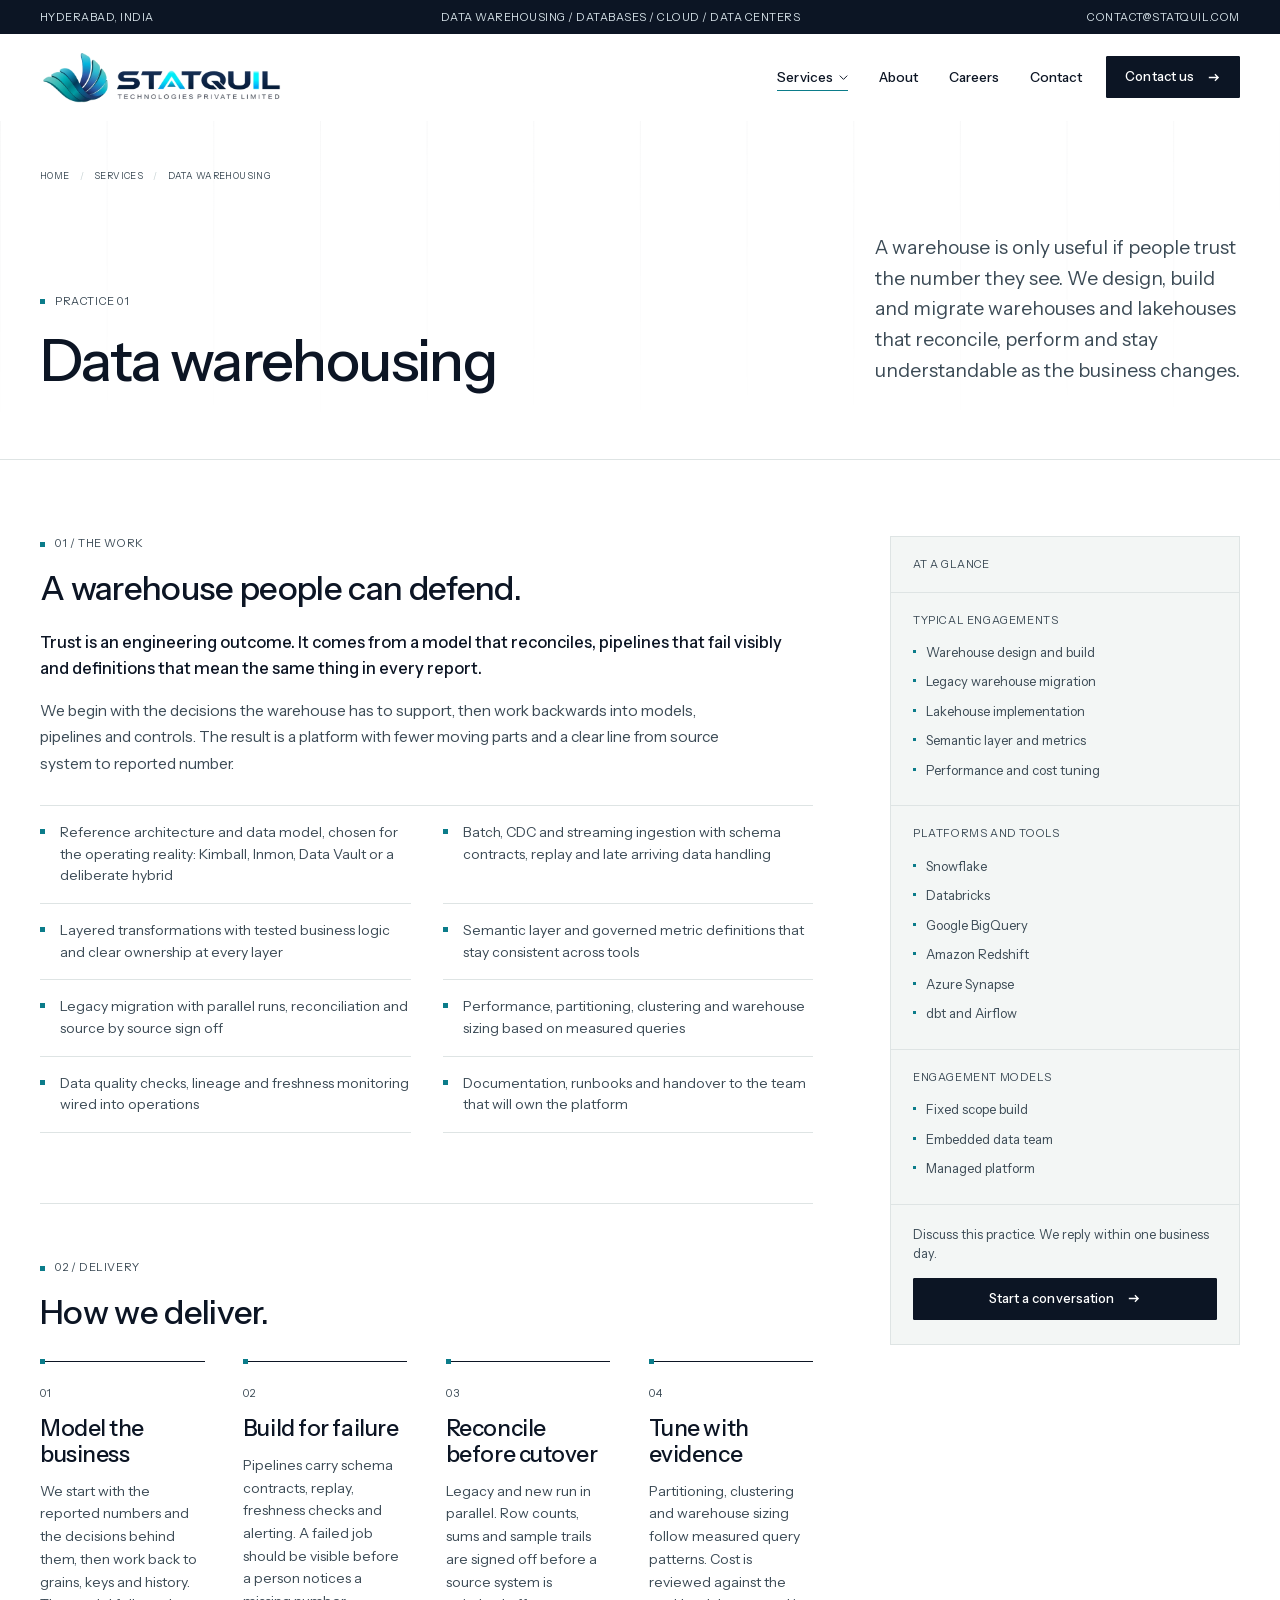
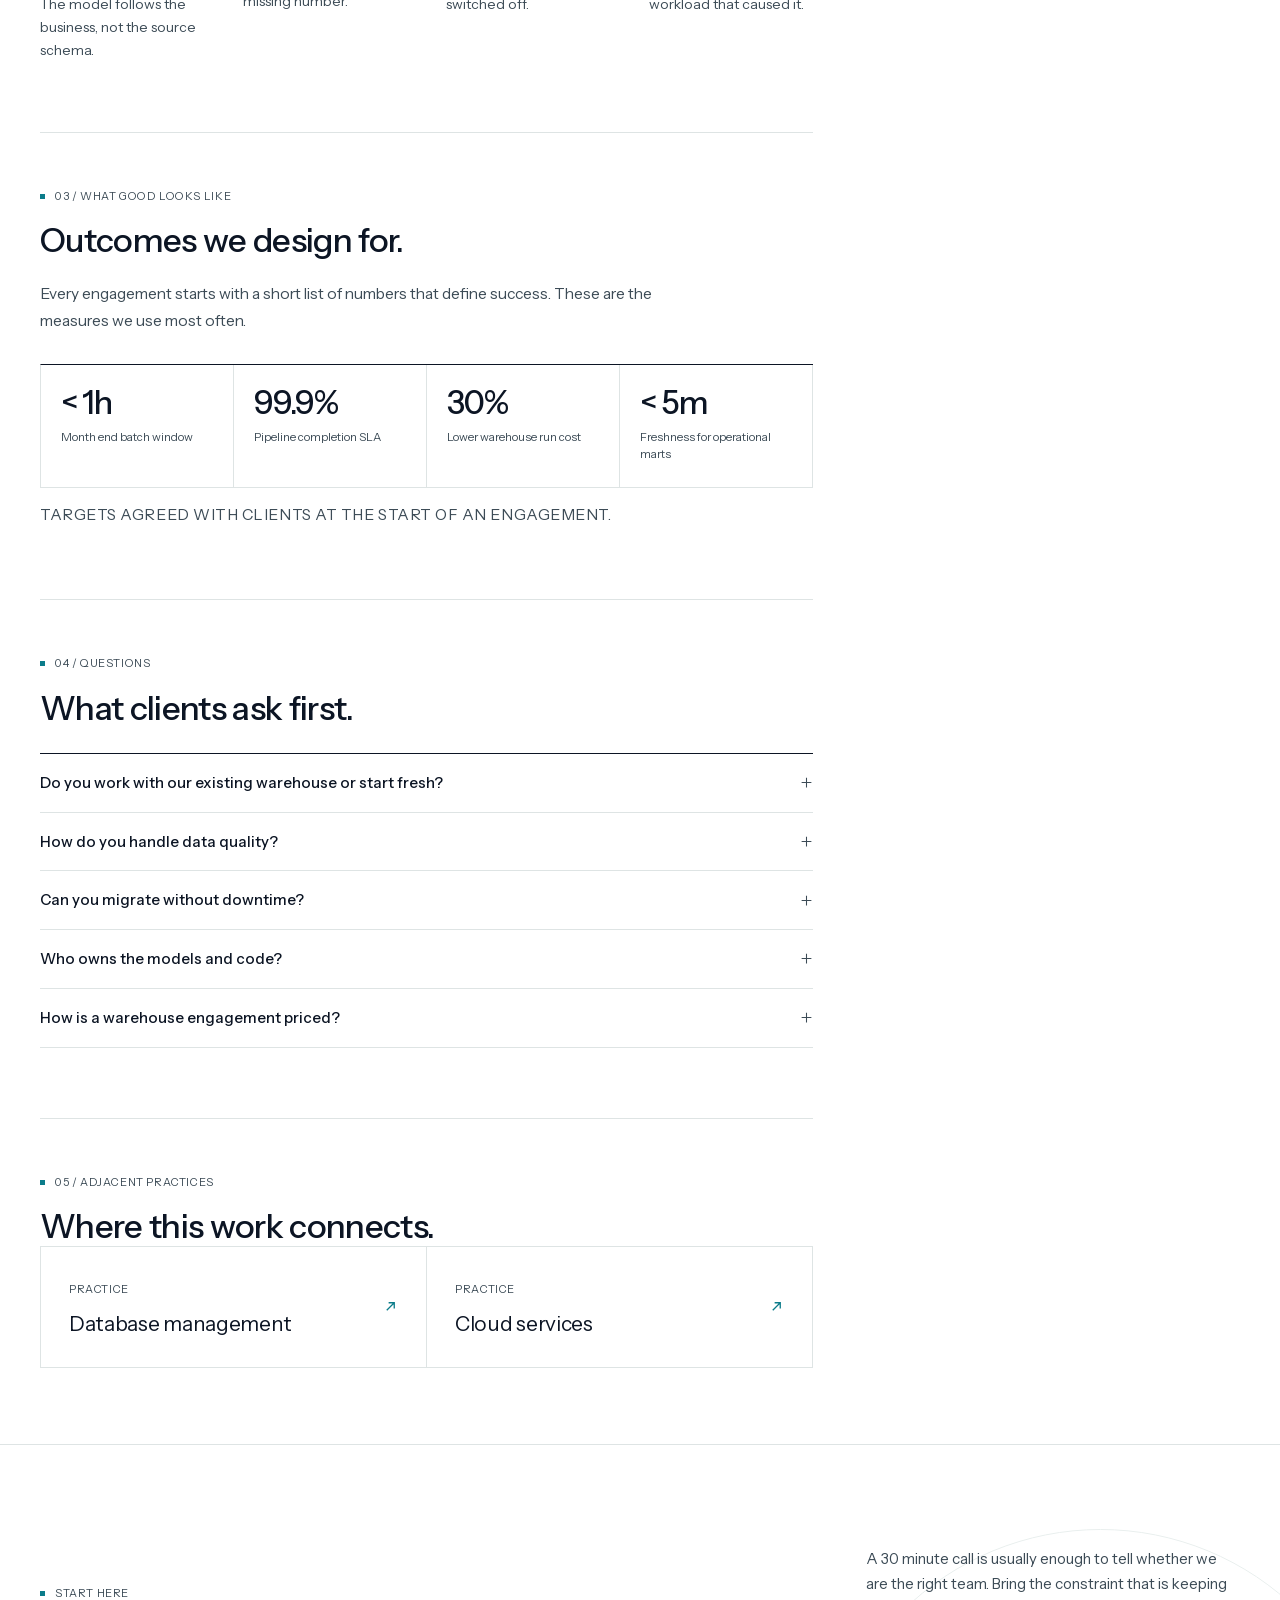
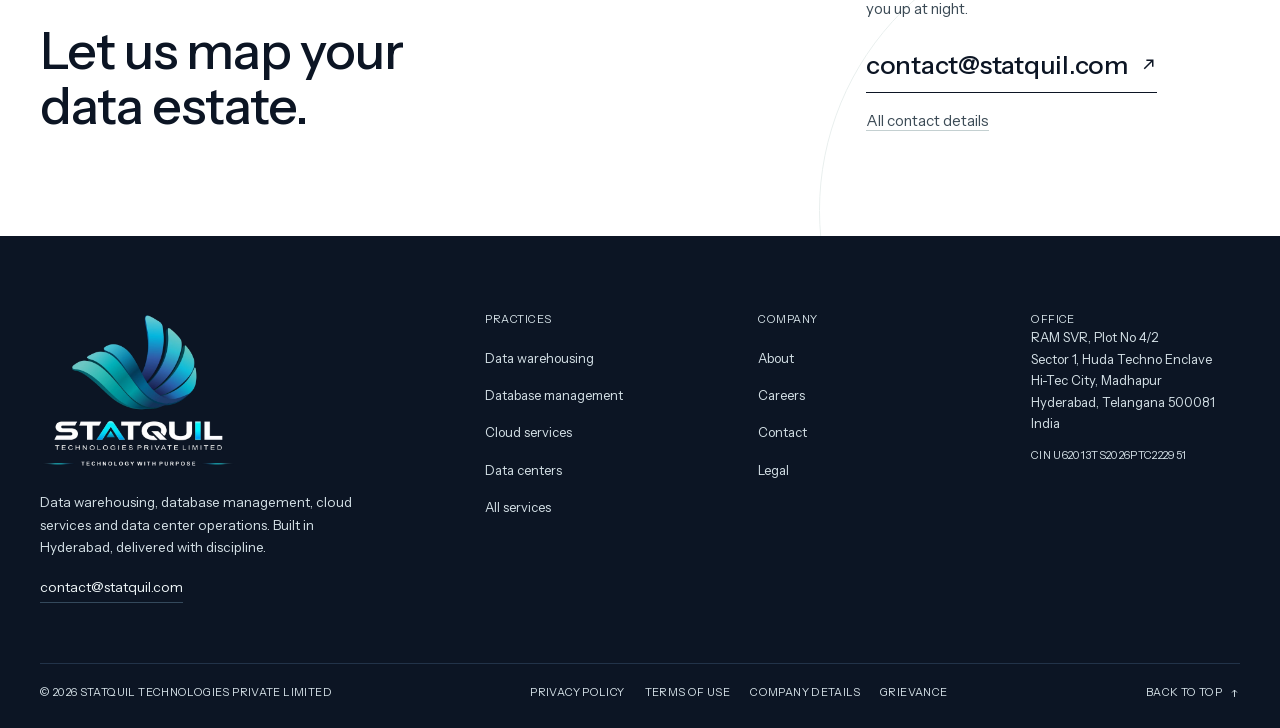
<file: services/data-warehousing.html>
<!DOCTYPE html>
<html lang="en">
<head>
<meta charset="utf-8">
<meta name="viewport" content="width=device-width, initial-scale=1">
<title>Data warehousing | Statquil Technologies</title>
<meta name="description" content="Warehouse and lakehouse design, build, migration and optimization. Statquil builds data platforms that reconcile, perform and stay understandable.">
<link rel="canonical" href="https://statquil.com/services/data-warehousing.html">
<meta name="theme-color" content="#0c1524">
<meta property="og:type" content="website">
<meta property="og:site_name" content="Statquil Technologies">
<meta property="og:title" content="Data warehousing | Statquil Technologies">
<meta property="og:description" content="Warehouse and lakehouse design, build, migration and optimization. Statquil builds data platforms that reconcile, perform and stay understandable.">
<meta property="og:url" content="https://statquil.com/services/data-warehousing.html">
<meta property="og:image" content="https://statquil.com/assets/img/og-statquil.png">
<meta property="og:image:width" content="1200">
<meta property="og:image:height" content="630">
<meta property="og:image:alt" content="Statquil Technologies, data warehousing, database management, cloud and data centers">
<meta name="twitter:card" content="summary_large_image">
<meta name="twitter:title" content="Data warehousing | Statquil Technologies">
<meta name="twitter:description" content="Warehouse and lakehouse design, build, migration and optimization. Statquil builds data platforms that reconcile, perform and stay understandable.">
<meta name="twitter:image" content="https://statquil.com/assets/img/og-statquil.png">
<link rel="icon" href="../assets/img/favicon.ico" sizes="any">
<link rel="icon" href="../assets/img/icon-192.png" type="image/png">
<link rel="apple-touch-icon" href="../assets/img/apple-touch-icon.png">
<link rel="preload" href="../assets/fonts/instrument-sans.woff2" as="font" type="font/woff2" crossorigin>

<link rel="stylesheet" href="../assets/css/main.css">
<script type="application/ld+json">{"@context":"https://schema.org","@type":"Service","name":"Data warehousing","serviceType":"Data warehousing and lakehouse engineering","url":"https://statquil.com/services/data-warehousing.html","provider":{"@id":"https://statquil.com/#organization"},"areaServed":"IN","description":"Warehouse and lakehouse design, build, migration and optimization services."}</script>
<script type="application/ld+json">{"@context":"https://schema.org","@type":"BreadcrumbList","itemListElement":[{"@type":"ListItem","position":1,"name":"Home","item":"https://statquil.com/"},{"@type":"ListItem","position":2,"name":"Services","item":"https://statquil.com/services.html"},{"@type":"ListItem","position":3,"name":"Data warehousing","item":"https://statquil.com/services/data-warehousing.html"}]}</script>
</head>
<body id="top">
<a class="skip" href="#main">Skip to content</a>
<div class="utility">
  <div class="wrap utility-inner">
    <span>Hyderabad, India</span>
    <span class="utility-mid">Data warehousing / Databases / Cloud / Data centers</span>
    <a href="mailto:contact@statquil.com">contact@statquil.com</a>
  </div>
</div>
<header class="site-header" id="site-header">
  <div class="wrap header-inner">
    <a class="brand" href="../index.html" aria-label="Statquil Technologies, home">
      <img src="../assets/img/statquil-logo-light.webp" width="720" height="154" alt="Statquil Technologies Private Limited" fetchpriority="high" decoding="async">
    </a>
    <nav class="nav" aria-label="Primary">
      <div class="nav-item has-menu">
        <button type="button" class="nav-link menu-trigger" aria-expanded="false" aria-controls="services-dropdown" aria-current="page">Services <svg viewBox="0 0 12 8" aria-hidden="true" fill="none" stroke="currentColor" stroke-width="1.3"><path d="m1 1.5 5 5 5-5"/></svg></button>
        <div class="dropdown" id="services-dropdown">
          <div class="dropdown-inner">
            <a href="../services/data-warehousing.html" aria-current="page"><span class="dd-num">01</span>Data warehousing</a><a href="../services/database-management.html"><span class="dd-num">02</span>Database management</a><a href="../services/cloud-services.html"><span class="dd-num">03</span>Cloud services</a><a href="../services/data-centers.html"><span class="dd-num">04</span>Data centers</a>
            <a class="dd-all" href="../services.html"><span>All services</span><span>04</span></a>
          </div>
        </div>
      </div>
      <a class="nav-link" href="../about.html">About</a><a class="nav-link" href="../careers.html">Careers</a><a class="nav-link" href="../contact.html">Contact</a>
    </nav>
    <div class="header-actions">
      <a class="btn btn--sm" href="../contact.html">Contact us <svg viewBox="0 0 16 16" aria-hidden="true" fill="none" stroke="currentColor" stroke-width="1.4"><path d="M3 8h10M9.5 4.5 13 8l-3.5 3.5"/></svg></a>
      <button class="menu-toggle" type="button" aria-expanded="false" aria-controls="mobile-panel" aria-label="Open menu">
        <span></span><span></span>
      </button>
    </div>
  </div>
  <div class="mobile-panel" id="mobile-panel">
    <a class="m-link" href="../services.html">Services <span>04 practices</span></a>
    <div class="mobile-group">
      <p class="eyebrow eyebrow--plain">Practices</p>
      <a href="../services/data-warehousing.html">Data warehousing</a>
        <a href="../services/database-management.html">Database management</a>
        <a href="../services/cloud-services.html">Cloud services</a>
        <a href="../services/data-centers.html">Data centers</a>
    </div>
    <a class="m-link" href="../about.html">About <span>Company</span></a>
    <a class="m-link" href="../careers.html">Careers <span>Open roles</span></a>
    <a class="m-link" href="../contact.html">Contact <span>Hyderabad</span></a>
    <a class="btn" href="../contact.html">Contact us <svg viewBox="0 0 16 16" aria-hidden="true" fill="none" stroke="currentColor" stroke-width="1.4"><path d="M3 8h10M9.5 4.5 13 8l-3.5 3.5"/></svg></a>
  </div>
</header>
<main id="main">
<section class="page-hero page-hero--practice">
  <div class="wrap">
    <nav class="crumbs" aria-label="Breadcrumb"><a href="../index.html">Home</a><span aria-hidden="true">/</span><a href="../services.html">Services</a><span aria-hidden="true">/</span><span aria-current="page">Data warehousing</span></nav>
    <div class="page-hero-grid">
      <div>
        <p class="eyebrow">Practice 01</p>
        <h1>Data warehousing</h1>
      </div>
      <p class="lede">A warehouse is only useful if people trust the number they see. We design, build and migrate warehouses and lakehouses that reconcile, perform and stay understandable as the business changes.</p>
    </div>
  </div>
</section>

<div class="wrap service-body">
  <div class="service-main">
    <section class="block reveal">
      <p class="eyebrow">01 / The work</p>
      <h2>A warehouse people can defend.</h2>
      <div class="block-body">
        <p class="lead-in">Trust is an engineering outcome. It comes from a model that reconciles, pipelines that fail visibly and definitions that mean the same thing in every report.</p>
        <p>We begin with the decisions the warehouse has to support, then work backwards into models, pipelines and controls. The result is a platform with fewer moving parts and a clear line from source system to reported number.</p>
        <ul class="check-list"><li>Reference architecture and data model, chosen for the operating reality: Kimball, Inmon, Data Vault or a deliberate hybrid</li><li>Batch, CDC and streaming ingestion with schema contracts, replay and late arriving data handling</li><li>Layered transformations with tested business logic and clear ownership at every layer</li><li>Semantic layer and governed metric definitions that stay consistent across tools</li><li>Legacy migration with parallel runs, reconciliation and source by source sign off</li><li>Performance, partitioning, clustering and warehouse sizing based on measured queries</li><li>Data quality checks, lineage and freshness monitoring wired into operations</li><li>Documentation, runbooks and handover to the team that will own the platform</li></ul>
      </div>
    </section>

    <section class="block reveal">
      <p class="eyebrow">02 / Delivery</p>
      <h2>How we deliver.</h2>
      <ol class="steps steps--service"><li class="step"><span class="step-num">01</span><h3>Model the business</h3><p>We start with the reported numbers and the decisions behind them, then work back to grains, keys and history. The model follows the business, not the source schema.</p></li><li class="step"><span class="step-num">02</span><h3>Build for failure</h3><p>Pipelines carry schema contracts, replay, freshness checks and alerting. A failed job should be visible before a person notices a missing number.</p></li><li class="step"><span class="step-num">03</span><h3>Reconcile before cutover</h3><p>Legacy and new run in parallel. Row counts, sums and sample trails are signed off before a source system is switched off.</p></li><li class="step"><span class="step-num">04</span><h3>Tune with evidence</h3><p>Partitioning, clustering and warehouse sizing follow measured query patterns. Cost is reviewed against the workload that caused it.</p></li></ol>
    </section>

    <section class="block reveal">
      <p class="eyebrow">03 / What good looks like</p>
      <h2>Outcomes we design for.</h2>
      <div class="block-body">
        <p>Every engagement starts with a short list of numbers that define success. These are the measures we use most often.</p>
        <div class="outcomes"><div class="outcome"><span class="n">&lt; 1h</span><span class="l">Month end batch window</span></div><div class="outcome"><span class="n">99.9%</span><span class="l">Pipeline completion SLA</span></div><div class="outcome"><span class="n">30%</span><span class="l">Lower warehouse run cost</span></div><div class="outcome"><span class="n">&lt; 5m</span><span class="l">Freshness for operational marts</span></div></div><p class="outcomes-note">Targets agreed with clients at the start of an engagement.</p>
      </div>
    </section>

    <section class="block reveal">
      <p class="eyebrow">04 / Questions</p>
      <h2>What clients ask first.</h2>
      <div class="faq"><details><summary>Do you work with our existing warehouse or start fresh?<svg viewBox="0 0 16 16" aria-hidden="true" fill="none" stroke="currentColor" stroke-width="1.3"><path d="M8 2v12M2 8h12"/></svg></summary><div class="faq-body"><p>Both are possible. If the current platform is sound, we fix the model, pipelines and controls around it. If it is structurally wrong for the workload, we will say so and show the cost of keeping it. A rebuild is recommended only when the numbers support it.</p></div></details><details><summary>How do you handle data quality?<svg viewBox="0 0 16 16" aria-hidden="true" fill="none" stroke="currentColor" stroke-width="1.3"><path d="M8 2v12M2 8h12"/></svg></summary><div class="faq-body"><p>Quality is built into the pipeline, not reported after the fact. We define tests at the source, transformation and metric layers, with thresholds, quarantine paths and an owner for every failure. Reconciliation against the source system is part of acceptance.</p></div></details><details><summary>Can you migrate without downtime?<svg viewBox="0 0 16 16" aria-hidden="true" fill="none" stroke="currentColor" stroke-width="1.3"><path d="M8 2v12M2 8h12"/></svg></summary><div class="faq-body"><p>In most cases, yes. We use parallel runs, change data capture and a controlled cutover window. The business keeps reporting from the old platform until the new one reconciles and is signed off.</p></div></details><details><summary>Who owns the models and code?<svg viewBox="0 0 16 16" aria-hidden="true" fill="none" stroke="currentColor" stroke-width="1.3"><path d="M8 2v12M2 8h12"/></svg></summary><div class="faq-body"><p>You do. Everything we build is in your repositories, under your cloud accounts, with your credentials. Handover includes architecture records, tests, runbooks and a working session with your team.</p></div></details><details><summary>How is a warehouse engagement priced?<svg viewBox="0 0 16 16" aria-hidden="true" fill="none" stroke="currentColor" stroke-width="1.3"><path d="M8 2v12M2 8h12"/></svg></summary><div class="faq-body"><p>Fixed scope for a defined build or migration, or a monthly fee for an embedded team. Assessments are short and separately priced, so you can decide before committing to a larger program.</p></div></details></div>
    </section>

    <section class="block reveal">
      <p class="eyebrow">05 / Adjacent practices</p>
      <h2>Where this work connects.</h2>
      <div class="related"><a href="../services/database-management.html"><span><span class="r-k">Practice</span><span class="r-t">Database management</span></span><svg viewBox="0 0 16 16" aria-hidden="true" fill="none" stroke="currentColor" stroke-width="1.4"><path d="M4 12 12 4M6 4h6v6"/></svg></a><a href="../services/cloud-services.html"><span><span class="r-k">Practice</span><span class="r-t">Cloud services</span></span><svg viewBox="0 0 16 16" aria-hidden="true" fill="none" stroke="currentColor" stroke-width="1.4"><path d="M4 12 12 4M6 4h6v6"/></svg></a></div>
    </section>
  </div>

  <aside class="aside" aria-label="At a glance">
  <div class="aside-head">At a glance</div>
  <div class="aside-block">
    <h3>Typical engagements</h3>
    <ul><li>Warehouse design and build</li><li>Legacy warehouse migration</li><li>Lakehouse implementation</li><li>Semantic layer and metrics</li><li>Performance and cost tuning</li></ul>
  </div>
  <div class="aside-block">
    <h3>Platforms and tools</h3>
    <ul><li>Snowflake</li><li>Databricks</li><li>Google BigQuery</li><li>Amazon Redshift</li><li>Azure Synapse</li><li>dbt and Airflow</li></ul>
  </div>
  <div class="aside-block">
    <h3>Engagement models</h3>
    <ul><li>Fixed scope build</li><li>Embedded data team</li><li>Managed platform</li></ul>
  </div>
  <div class="aside-cta">
    <p>Discuss this practice. We reply within one business day.</p>
    <a class="btn btn--sm" href="../contact.html">Start a conversation <svg viewBox="0 0 16 16" aria-hidden="true" fill="none" stroke="currentColor" stroke-width="1.4"><path d="M3 8h10M9.5 4.5 13 8l-3.5 3.5"/></svg></a>
  </div>
</aside>
</div>

<section class="cta">
  <div class="wrap cta-inner">
    <div>
      <p class="eyebrow">Start here</p>
      <h2>Let us map your data estate.</h2>
    </div>
    <div class="cta-copy">
      <p>A 30 minute call is usually enough to tell whether we are the right team. Bring the constraint that is keeping you up at night.</p>
      <a class="email-link" href="mailto:contact@statquil.com">contact@statquil.com <svg viewBox="0 0 16 16" aria-hidden="true" fill="none" stroke="currentColor" stroke-width="1.4"><path d="M4 12 12 4M6 4h6v6"/></svg></a>
      <p class="panel-caption" style="margin-top:16px"><a href="../contact.html" style="border-bottom:1px solid #c4d0d1">All contact details</a></p>
    </div>
  </div>
</section>
</main>
<footer class="site-footer">
  <div class="wrap">
    <div class="footer-top">
      <div class="footer-brand">
        <img src="../assets/img/statquil-logo-dark.webp" width="640" height="514" alt="Statquil Technologies Private Limited" loading="lazy" decoding="async">
        <p>Data warehousing, database management, cloud services and data center operations. Built in Hyderabad, delivered with discipline.</p>
        <a class="footer-mail" href="mailto:contact@statquil.com">contact@statquil.com</a>
      </div>
      <div class="footer-col">
        <h3>Practices</h3>
        <ul>
          <li><a href="../services/data-warehousing.html">Data warehousing</a></li><li><a href="../services/database-management.html">Database management</a></li><li><a href="../services/cloud-services.html">Cloud services</a></li><li><a href="../services/data-centers.html">Data centers</a></li>
          <li><a href="../services.html">All services</a></li>
        </ul>
      </div>
      <div class="footer-col">
        <h3>Company</h3>
        <ul>
          <li><a href="../about.html">About</a></li>
          <li><a href="../careers.html">Careers</a></li>
          <li><a href="../contact.html">Contact</a></li>
          <li><a href="../legal.html">Legal</a></li>
        </ul>
      </div>
      <div class="footer-col">
        <h3>Office</h3>
        <address>
          RAM SVR, Plot No 4/2<br>
          Sector 1, Huda Techno Enclave<br>
          Hi-Tec City, Madhapur<br>
          Hyderabad, Telangana 500081<br>
          India
        </address>
        <p class="cin">CIN U62013TS2026PTC222951</p>
      </div>
    </div>
    <div class="footer-bottom">
      <p>&copy; <span data-year>2026</span> Statquil Technologies Private Limited</p>
      <nav aria-label="Legal and company">
        <a href="../privacy-policy.html">Privacy Policy</a>
        <a href="../terms-of-use.html">Terms of Use</a>
        <a href="../legal.html#company">Company details</a>
        <a href="../legal.html#contact">Grievance</a>
      </nav>
      <a class="to-top" href="#top">Back to top <svg viewBox="0 0 16 16" aria-hidden="true" fill="none" stroke="currentColor" stroke-width="1.4"><path d="M8 13V3M4.5 6.5 8 3l3.5 3.5"/></svg></a>
    </div>
  </div>
</footer>
<script src="../assets/js/main.js" defer></script>
</body>
</html>
</file>
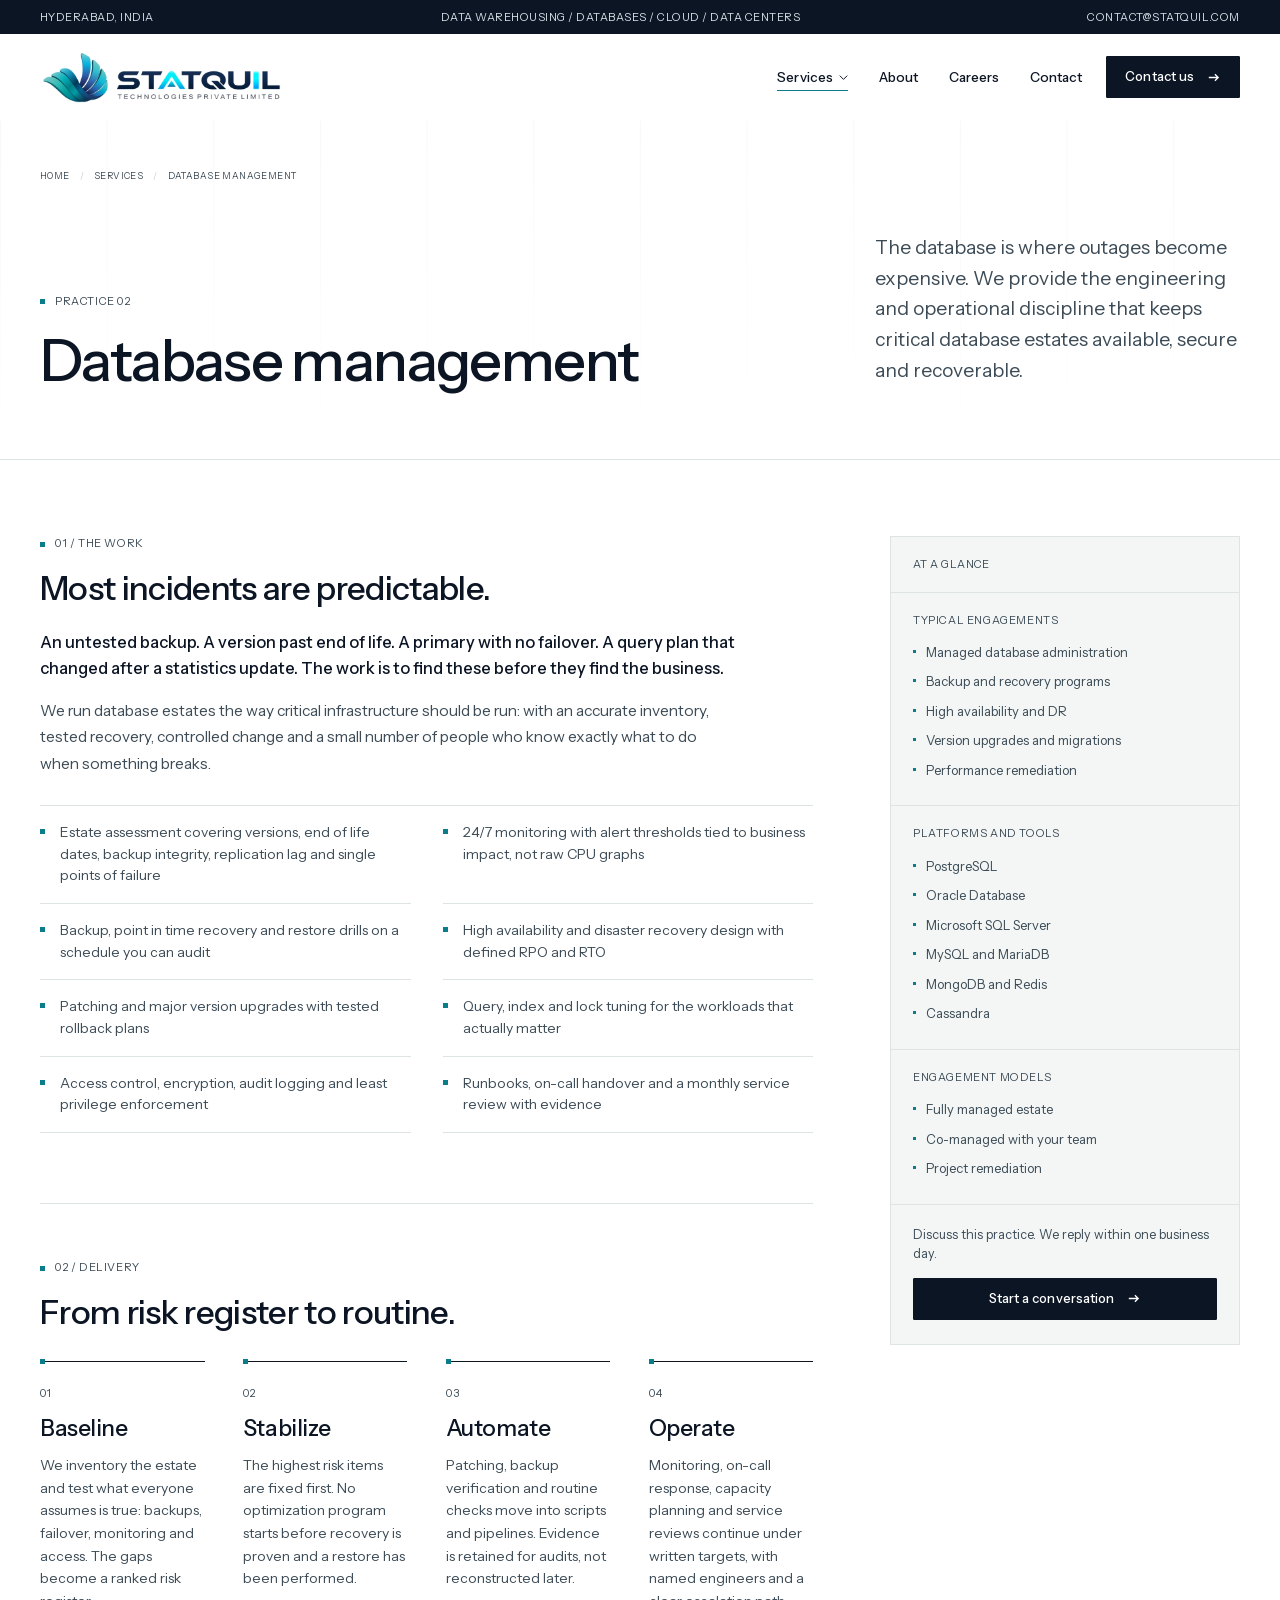
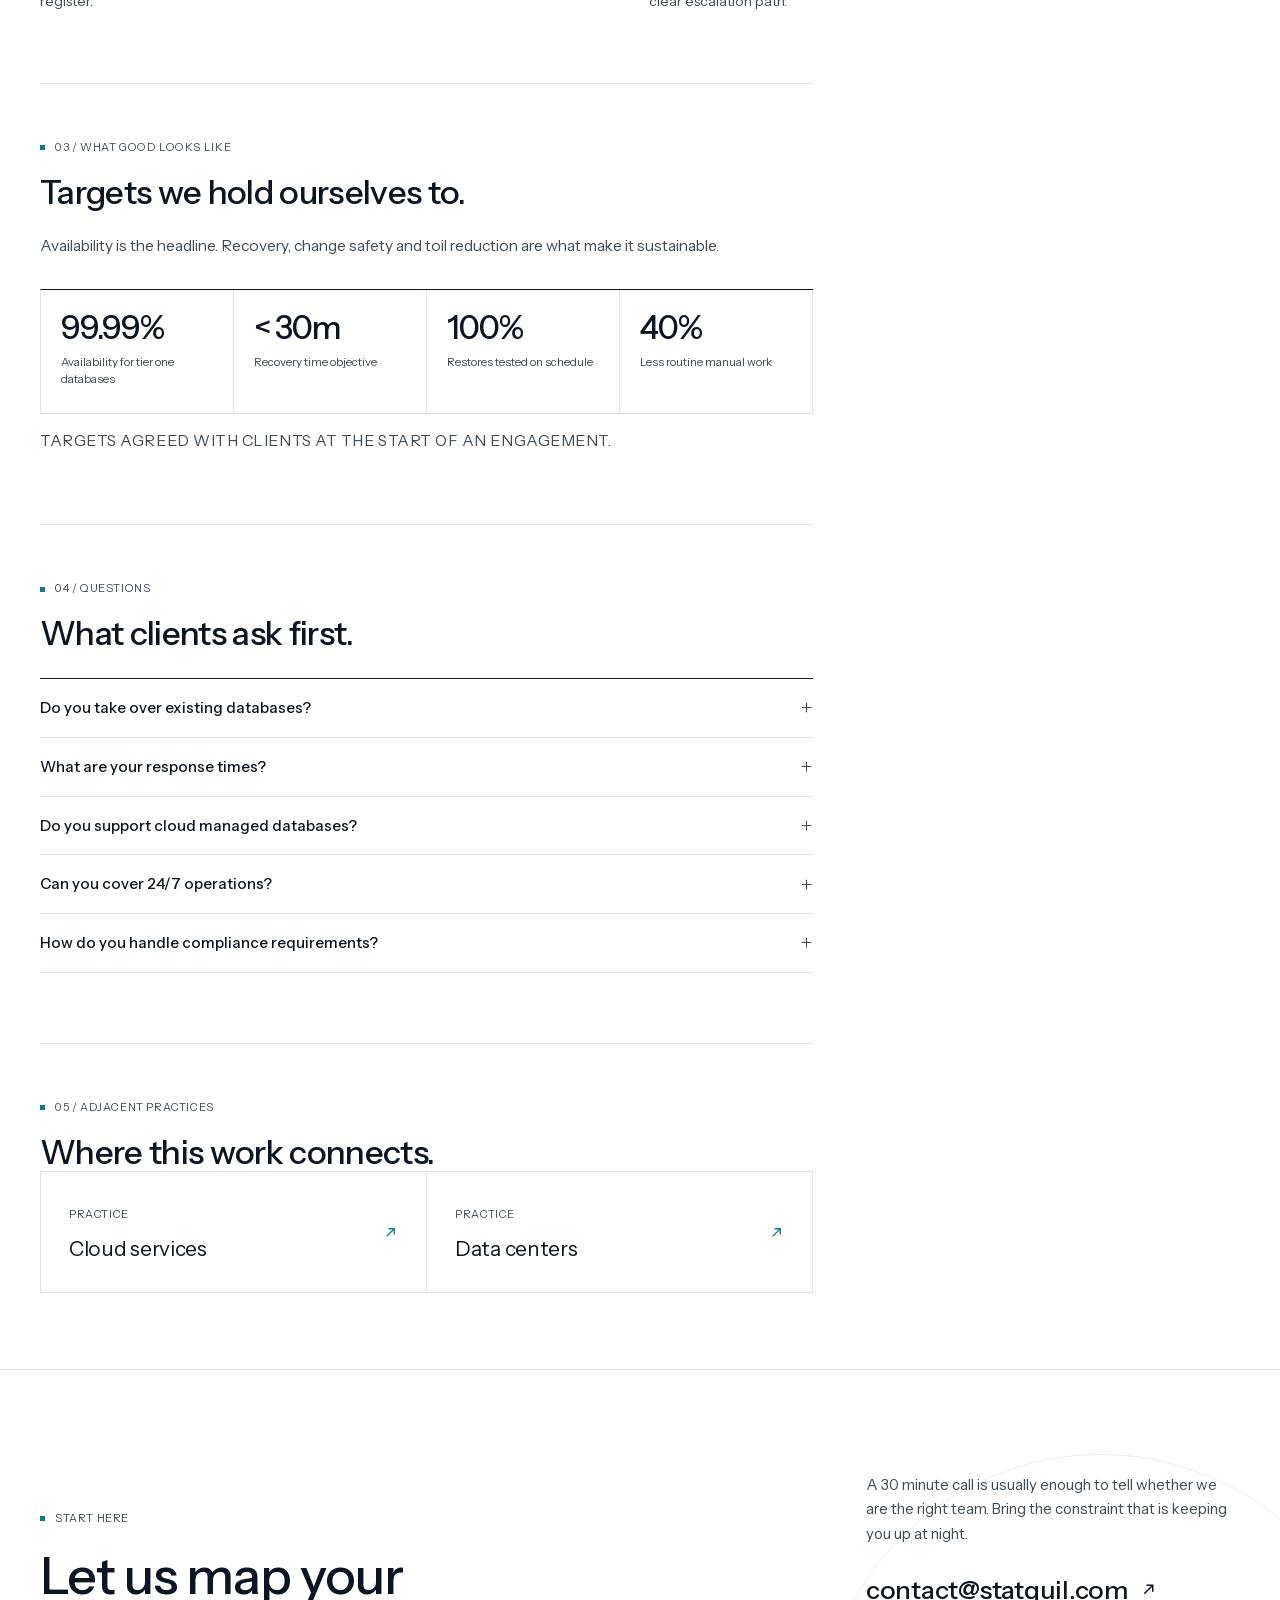
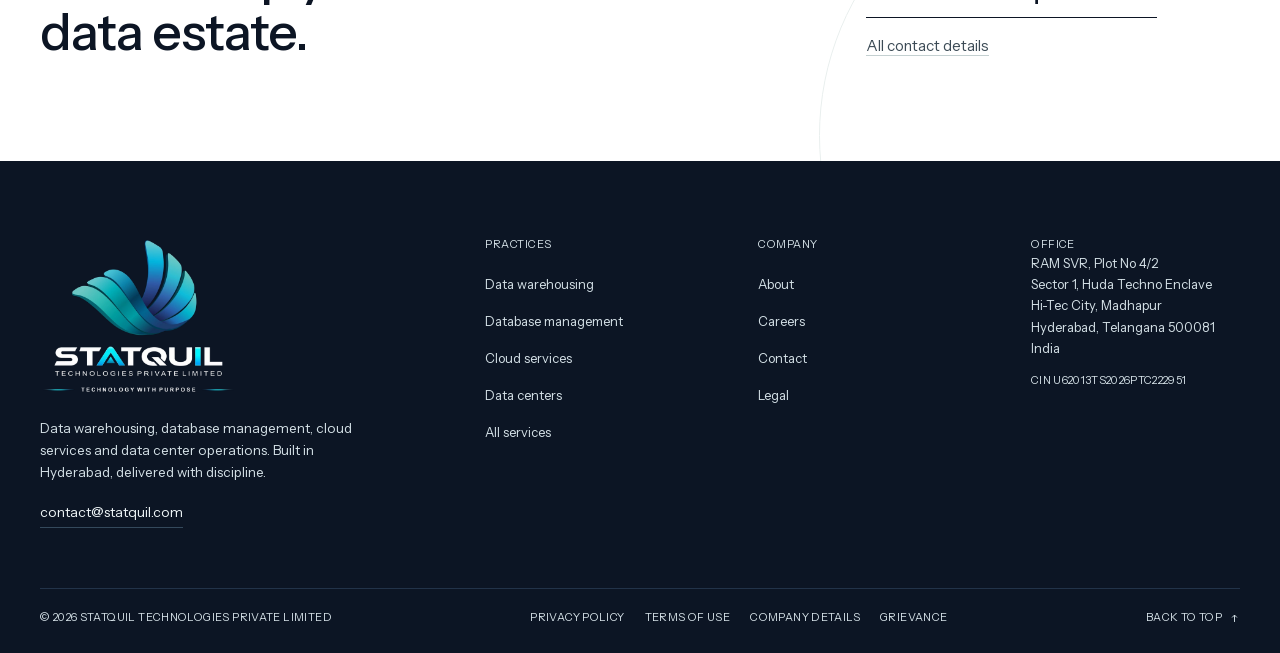
<file: services/database-management.html>
<!DOCTYPE html>
<html lang="en">
<head>
<meta charset="utf-8">
<meta name="viewport" content="width=device-width, initial-scale=1">
<title>Database management | Statquil Technologies</title>
<meta name="description" content="Managed database administration, 24/7 monitoring, backup and recovery, high availability, upgrades and performance tuning for critical database estates.">
<link rel="canonical" href="https://statquil.com/services/database-management.html">
<meta name="theme-color" content="#0c1524">
<meta property="og:type" content="website">
<meta property="og:site_name" content="Statquil Technologies">
<meta property="og:title" content="Database management | Statquil Technologies">
<meta property="og:description" content="Managed database administration, 24/7 monitoring, backup and recovery, high availability, upgrades and performance tuning for critical database estates.">
<meta property="og:url" content="https://statquil.com/services/database-management.html">
<meta property="og:image" content="https://statquil.com/assets/img/og-statquil.png">
<meta property="og:image:width" content="1200">
<meta property="og:image:height" content="630">
<meta property="og:image:alt" content="Statquil Technologies, data warehousing, database management, cloud and data centers">
<meta name="twitter:card" content="summary_large_image">
<meta name="twitter:title" content="Database management | Statquil Technologies">
<meta name="twitter:description" content="Managed database administration, 24/7 monitoring, backup and recovery, high availability, upgrades and performance tuning for critical database estates.">
<meta name="twitter:image" content="https://statquil.com/assets/img/og-statquil.png">
<link rel="icon" href="../assets/img/favicon.ico" sizes="any">
<link rel="icon" href="../assets/img/icon-192.png" type="image/png">
<link rel="apple-touch-icon" href="../assets/img/apple-touch-icon.png">
<link rel="preload" href="../assets/fonts/instrument-sans.woff2" as="font" type="font/woff2" crossorigin>

<link rel="stylesheet" href="../assets/css/main.css">
<script type="application/ld+json">{"@context":"https://schema.org","@type":"Service","name":"Database management","serviceType":"Database administration and managed services","url":"https://statquil.com/services/database-management.html","provider":{"@id":"https://statquil.com/#organization"},"areaServed":"IN","description":"Managed database administration, high availability, recovery, upgrades and performance tuning."}</script>
<script type="application/ld+json">{"@context":"https://schema.org","@type":"BreadcrumbList","itemListElement":[{"@type":"ListItem","position":1,"name":"Home","item":"https://statquil.com/"},{"@type":"ListItem","position":2,"name":"Services","item":"https://statquil.com/services.html"},{"@type":"ListItem","position":3,"name":"Database management","item":"https://statquil.com/services/database-management.html"}]}</script>
</head>
<body id="top">
<a class="skip" href="#main">Skip to content</a>
<div class="utility">
  <div class="wrap utility-inner">
    <span>Hyderabad, India</span>
    <span class="utility-mid">Data warehousing / Databases / Cloud / Data centers</span>
    <a href="mailto:contact@statquil.com">contact@statquil.com</a>
  </div>
</div>
<header class="site-header" id="site-header">
  <div class="wrap header-inner">
    <a class="brand" href="../index.html" aria-label="Statquil Technologies, home">
      <img src="../assets/img/statquil-logo-light.webp" width="720" height="154" alt="Statquil Technologies Private Limited" fetchpriority="high" decoding="async">
    </a>
    <nav class="nav" aria-label="Primary">
      <div class="nav-item has-menu">
        <button type="button" class="nav-link menu-trigger" aria-expanded="false" aria-controls="services-dropdown" aria-current="page">Services <svg viewBox="0 0 12 8" aria-hidden="true" fill="none" stroke="currentColor" stroke-width="1.3"><path d="m1 1.5 5 5 5-5"/></svg></button>
        <div class="dropdown" id="services-dropdown">
          <div class="dropdown-inner">
            <a href="../services/data-warehousing.html"><span class="dd-num">01</span>Data warehousing</a><a href="../services/database-management.html" aria-current="page"><span class="dd-num">02</span>Database management</a><a href="../services/cloud-services.html"><span class="dd-num">03</span>Cloud services</a><a href="../services/data-centers.html"><span class="dd-num">04</span>Data centers</a>
            <a class="dd-all" href="../services.html"><span>All services</span><span>04</span></a>
          </div>
        </div>
      </div>
      <a class="nav-link" href="../about.html">About</a><a class="nav-link" href="../careers.html">Careers</a><a class="nav-link" href="../contact.html">Contact</a>
    </nav>
    <div class="header-actions">
      <a class="btn btn--sm" href="../contact.html">Contact us <svg viewBox="0 0 16 16" aria-hidden="true" fill="none" stroke="currentColor" stroke-width="1.4"><path d="M3 8h10M9.5 4.5 13 8l-3.5 3.5"/></svg></a>
      <button class="menu-toggle" type="button" aria-expanded="false" aria-controls="mobile-panel" aria-label="Open menu">
        <span></span><span></span>
      </button>
    </div>
  </div>
  <div class="mobile-panel" id="mobile-panel">
    <a class="m-link" href="../services.html">Services <span>04 practices</span></a>
    <div class="mobile-group">
      <p class="eyebrow eyebrow--plain">Practices</p>
      <a href="../services/data-warehousing.html">Data warehousing</a>
        <a href="../services/database-management.html">Database management</a>
        <a href="../services/cloud-services.html">Cloud services</a>
        <a href="../services/data-centers.html">Data centers</a>
    </div>
    <a class="m-link" href="../about.html">About <span>Company</span></a>
    <a class="m-link" href="../careers.html">Careers <span>Open roles</span></a>
    <a class="m-link" href="../contact.html">Contact <span>Hyderabad</span></a>
    <a class="btn" href="../contact.html">Contact us <svg viewBox="0 0 16 16" aria-hidden="true" fill="none" stroke="currentColor" stroke-width="1.4"><path d="M3 8h10M9.5 4.5 13 8l-3.5 3.5"/></svg></a>
  </div>
</header>
<main id="main">
<section class="page-hero page-hero--practice">
  <div class="wrap">
    <nav class="crumbs" aria-label="Breadcrumb"><a href="../index.html">Home</a><span aria-hidden="true">/</span><a href="../services.html">Services</a><span aria-hidden="true">/</span><span aria-current="page">Database management</span></nav>
    <div class="page-hero-grid">
      <div>
        <p class="eyebrow">Practice 02</p>
        <h1>Database management</h1>
      </div>
      <p class="lede">The database is where outages become expensive. We provide the engineering and operational discipline that keeps critical database estates available, secure and recoverable.</p>
    </div>
  </div>
</section>

<div class="wrap service-body">
  <div class="service-main">
    <section class="block reveal">
      <p class="eyebrow">01 / The work</p>
      <h2>Most incidents are predictable.</h2>
      <div class="block-body">
        <p class="lead-in">An untested backup. A version past end of life. A primary with no failover. A query plan that changed after a statistics update. The work is to find these before they find the business.</p>
        <p>We run database estates the way critical infrastructure should be run: with an accurate inventory, tested recovery, controlled change and a small number of people who know exactly what to do when something breaks.</p>
        <ul class="check-list"><li>Estate assessment covering versions, end of life dates, backup integrity, replication lag and single points of failure</li><li>24/7 monitoring with alert thresholds tied to business impact, not raw CPU graphs</li><li>Backup, point in time recovery and restore drills on a schedule you can audit</li><li>High availability and disaster recovery design with defined RPO and RTO</li><li>Patching and major version upgrades with tested rollback plans</li><li>Query, index and lock tuning for the workloads that actually matter</li><li>Access control, encryption, audit logging and least privilege enforcement</li><li>Runbooks, on-call handover and a monthly service review with evidence</li></ul>
      </div>
    </section>

    <section class="block reveal">
      <p class="eyebrow">02 / Delivery</p>
      <h2>From risk register to routine.</h2>
      <ol class="steps steps--service"><li class="step"><span class="step-num">01</span><h3>Baseline</h3><p>We inventory the estate and test what everyone assumes is true: backups, failover, monitoring and access. The gaps become a ranked risk register.</p></li><li class="step"><span class="step-num">02</span><h3>Stabilize</h3><p>The highest risk items are fixed first. No optimization program starts before recovery is proven and a restore has been performed.</p></li><li class="step"><span class="step-num">03</span><h3>Automate</h3><p>Patching, backup verification and routine checks move into scripts and pipelines. Evidence is retained for audits, not reconstructed later.</p></li><li class="step"><span class="step-num">04</span><h3>Operate</h3><p>Monitoring, on-call response, capacity planning and service reviews continue under written targets, with named engineers and a clear escalation path.</p></li></ol>
    </section>

    <section class="block reveal">
      <p class="eyebrow">03 / What good looks like</p>
      <h2>Targets we hold ourselves to.</h2>
      <div class="block-body">
        <p>Availability is the headline. Recovery, change safety and toil reduction are what make it sustainable.</p>
        <div class="outcomes"><div class="outcome"><span class="n">99.99%</span><span class="l">Availability for tier one databases</span></div><div class="outcome"><span class="n">&lt; 30m</span><span class="l">Recovery time objective</span></div><div class="outcome"><span class="n">100%</span><span class="l">Restores tested on schedule</span></div><div class="outcome"><span class="n">40%</span><span class="l">Less routine manual work</span></div></div><p class="outcomes-note">Targets agreed with clients at the start of an engagement.</p>
      </div>
    </section>

    <section class="block reveal">
      <p class="eyebrow">04 / Questions</p>
      <h2>What clients ask first.</h2>
      <div class="faq"><details><summary>Do you take over existing databases?<svg viewBox="0 0 16 16" aria-hidden="true" fill="none" stroke="currentColor" stroke-width="1.3"><path d="M8 2v12M2 8h12"/></svg></summary><div class="faq-body"><p>Yes. Most engagements begin with a two to three week assessment of the current estate. If the platform is stable, we move into a managed service. If it is not, remediation comes first, with a written plan and an agreed exit condition.</p></div></details><details><summary>What are your response times?<svg viewBox="0 0 16 16" aria-hidden="true" fill="none" stroke="currentColor" stroke-width="1.3"><path d="M8 2v12M2 8h12"/></svg></summary><div class="faq-body"><p>Targets are severity based and written into the service schedule. For managed estates, critical incidents are acknowledged within 15 minutes, 24 hours a day, with named escalation. Less urgent work follows agreed business hours.</p></div></details><details><summary>Do you support cloud managed databases?<svg viewBox="0 0 16 16" aria-hidden="true" fill="none" stroke="currentColor" stroke-width="1.3"><path d="M8 2v12M2 8h12"/></svg></summary><div class="faq-body"><p>We support Amazon RDS and Aurora, Azure SQL and Managed Instance, Cloud SQL, and self hosted engines on cloud infrastructure. Managed services still need ownership. We provide it.</p></div></details><details><summary>Can you cover 24/7 operations?<svg viewBox="0 0 16 16" aria-hidden="true" fill="none" stroke="currentColor" stroke-width="1.3"><path d="M8 2v12M2 8h12"/></svg></summary><div class="faq-body"><p>Yes, through an on-call rotation with documented escalation. Coverage is scoped per estate so you are not paying for idle capacity on systems that do not need it.</p></div></details><details><summary>How do you handle compliance requirements?<svg viewBox="0 0 16 16" aria-hidden="true" fill="none" stroke="currentColor" stroke-width="1.3"><path d="M8 2v12M2 8h12"/></svg></summary><div class="faq-body"><p>We work to the controls your auditors require and provide evidence for them: access reviews, change records, restore tests, encryption and audit logs. Statquil does not claim certifications it does not hold. If a certification is mandatory, we will tell you before the engagement starts.</p></div></details></div>
    </section>

    <section class="block reveal">
      <p class="eyebrow">05 / Adjacent practices</p>
      <h2>Where this work connects.</h2>
      <div class="related"><a href="../services/cloud-services.html"><span><span class="r-k">Practice</span><span class="r-t">Cloud services</span></span><svg viewBox="0 0 16 16" aria-hidden="true" fill="none" stroke="currentColor" stroke-width="1.4"><path d="M4 12 12 4M6 4h6v6"/></svg></a><a href="../services/data-centers.html"><span><span class="r-k">Practice</span><span class="r-t">Data centers</span></span><svg viewBox="0 0 16 16" aria-hidden="true" fill="none" stroke="currentColor" stroke-width="1.4"><path d="M4 12 12 4M6 4h6v6"/></svg></a></div>
    </section>
  </div>

  <aside class="aside" aria-label="At a glance">
  <div class="aside-head">At a glance</div>
  <div class="aside-block">
    <h3>Typical engagements</h3>
    <ul><li>Managed database administration</li><li>Backup and recovery programs</li><li>High availability and DR</li><li>Version upgrades and migrations</li><li>Performance remediation</li></ul>
  </div>
  <div class="aside-block">
    <h3>Platforms and tools</h3>
    <ul><li>PostgreSQL</li><li>Oracle Database</li><li>Microsoft SQL Server</li><li>MySQL and MariaDB</li><li>MongoDB and Redis</li><li>Cassandra</li></ul>
  </div>
  <div class="aside-block">
    <h3>Engagement models</h3>
    <ul><li>Fully managed estate</li><li>Co-managed with your team</li><li>Project remediation</li></ul>
  </div>
  <div class="aside-cta">
    <p>Discuss this practice. We reply within one business day.</p>
    <a class="btn btn--sm" href="../contact.html">Start a conversation <svg viewBox="0 0 16 16" aria-hidden="true" fill="none" stroke="currentColor" stroke-width="1.4"><path d="M3 8h10M9.5 4.5 13 8l-3.5 3.5"/></svg></a>
  </div>
</aside>
</div>

<section class="cta">
  <div class="wrap cta-inner">
    <div>
      <p class="eyebrow">Start here</p>
      <h2>Let us map your data estate.</h2>
    </div>
    <div class="cta-copy">
      <p>A 30 minute call is usually enough to tell whether we are the right team. Bring the constraint that is keeping you up at night.</p>
      <a class="email-link" href="mailto:contact@statquil.com">contact@statquil.com <svg viewBox="0 0 16 16" aria-hidden="true" fill="none" stroke="currentColor" stroke-width="1.4"><path d="M4 12 12 4M6 4h6v6"/></svg></a>
      <p class="panel-caption" style="margin-top:16px"><a href="../contact.html" style="border-bottom:1px solid #c4d0d1">All contact details</a></p>
    </div>
  </div>
</section>
</main>
<footer class="site-footer">
  <div class="wrap">
    <div class="footer-top">
      <div class="footer-brand">
        <img src="../assets/img/statquil-logo-dark.webp" width="640" height="514" alt="Statquil Technologies Private Limited" loading="lazy" decoding="async">
        <p>Data warehousing, database management, cloud services and data center operations. Built in Hyderabad, delivered with discipline.</p>
        <a class="footer-mail" href="mailto:contact@statquil.com">contact@statquil.com</a>
      </div>
      <div class="footer-col">
        <h3>Practices</h3>
        <ul>
          <li><a href="../services/data-warehousing.html">Data warehousing</a></li><li><a href="../services/database-management.html">Database management</a></li><li><a href="../services/cloud-services.html">Cloud services</a></li><li><a href="../services/data-centers.html">Data centers</a></li>
          <li><a href="../services.html">All services</a></li>
        </ul>
      </div>
      <div class="footer-col">
        <h3>Company</h3>
        <ul>
          <li><a href="../about.html">About</a></li>
          <li><a href="../careers.html">Careers</a></li>
          <li><a href="../contact.html">Contact</a></li>
          <li><a href="../legal.html">Legal</a></li>
        </ul>
      </div>
      <div class="footer-col">
        <h3>Office</h3>
        <address>
          RAM SVR, Plot No 4/2<br>
          Sector 1, Huda Techno Enclave<br>
          Hi-Tec City, Madhapur<br>
          Hyderabad, Telangana 500081<br>
          India
        </address>
        <p class="cin">CIN U62013TS2026PTC222951</p>
      </div>
    </div>
    <div class="footer-bottom">
      <p>&copy; <span data-year>2026</span> Statquil Technologies Private Limited</p>
      <nav aria-label="Legal and company">
        <a href="../privacy-policy.html">Privacy Policy</a>
        <a href="../terms-of-use.html">Terms of Use</a>
        <a href="../legal.html#company">Company details</a>
        <a href="../legal.html#contact">Grievance</a>
      </nav>
      <a class="to-top" href="#top">Back to top <svg viewBox="0 0 16 16" aria-hidden="true" fill="none" stroke="currentColor" stroke-width="1.4"><path d="M8 13V3M4.5 6.5 8 3l3.5 3.5"/></svg></a>
    </div>
  </div>
</footer>
<script src="../assets/js/main.js" defer></script>
</body>
</html>
</file>
<file: assets/css/main.css>
/* ==========================================================================
   Statquil Technologies
   Design system and site styles
   ========================================================================== */

@font-face {
  font-family: "Instrument Sans";
  src: url("../fonts/instrument-sans.woff2") format("woff2");
  font-weight: 400 700;
  font-style: normal;
  font-display: swap;
}

:root {
  --ink: #0c1524;
  --ink-2: #152637;
  --body: #3c4b56;
  --muted: #3c4b56;
  --faint: #3c4b56;
  --line: #dee4e4;
  --line-strong: #c4d0d1;
  --paper: #ffffff;
  --mist: #f3f6f5;
  --mist-2: #e9efee;
  --teal: #0b7c8a;
  --teal-deep: #075e6a;
  --aqua: #4cc3cb;
  --navy: #0c1524;
  --sans: "Instrument Sans", -apple-system, BlinkMacSystemFont, "Segoe UI", Helvetica, Arial, sans-serif;
  --wrap: 1280px;
  --pad: clamp(20px, 4.6vw, 40px);
  --ease: cubic-bezier(0.22, 0.61, 0.36, 1);
  --header-h: 86px;
}

*,
*::before,
*::after {
  box-sizing: border-box;
}

html {
  -webkit-text-size-adjust: 100%;
  scroll-behavior: smooth;
  scroll-padding-top: 120px;
}

body {
  margin: 0;
  background: var(--paper);
  color: var(--body);
  font-family: var(--sans);
  font-size: clamp(16px, 0.35vw + 15px, 17px);
  line-height: 1.65;
  font-weight: 400;
  -webkit-font-smoothing: antialiased;
  -moz-osx-font-smoothing: grayscale;
  text-rendering: optimizeLegibility;
}

body.no-scroll {
  overflow: hidden;
}

h1,
h2,
h3,
h4 {
  margin: 0;
  color: var(--ink);
  font-family: var(--sans);
  font-weight: 500;
  line-height: 1.12;
  letter-spacing: -0.02em;
}

h1 {
  font-size: clamp(2.7rem, 4.6vw, 4.4rem);
  line-height: 1.08;
  letter-spacing: -0.028em;
  text-wrap: balance;
}

h2 {
  font-size: clamp(1.9rem, 3vw, 2.8rem);
  line-height: 1.12;
  text-wrap: balance;
}

h3 {
  font-size: clamp(1.35rem, 1.7vw, 1.7rem);
  line-height: 1.15;
}

p {
  margin: 0;
}

a {
  color: inherit;
  text-decoration: none;
}

img {
  display: block;
  max-width: 100%;
  height: auto;
}

ul,
ol {
  margin: 0;
  padding: 0;
  list-style: none;
}

button,
input,
select,
textarea {
  font: inherit;
  color: inherit;
}

button {
  cursor: pointer;
}

strong,
b {
  font-weight: 600;
  color: var(--ink);
}

em {
  font-style: normal;
}

::selection {
  background: var(--aqua);
  color: var(--ink);
}

:focus-visible {
  outline: 2px solid var(--teal);
  outline-offset: 3px;
}

[hidden] {
  display: none !important;
}

/* Layout
   ========================================================================== */

.wrap {
  width: 100%;
  max-width: var(--wrap);
  margin-inline: auto;
  padding-inline: var(--pad);
}

.section {
  padding-block: clamp(64px, 8.2vw, 112px);
}

.section--tight {
  padding-block: clamp(48px, 6vw, 76px);
}

.section--mist {
  background: var(--mist);
  border-top: 1px solid var(--line);
}

.section--rule {
  border-top: 1px solid var(--line);
}

.skip {
  position: fixed;
  top: 12px;
  left: 12px;
  z-index: 200;
  padding: 10px 16px;
  background: var(--ink);
  color: #fff;
  font: 500 13px/1 var(--sans);
  transform: translateY(-160%);
  transition: transform 0.18s var(--ease);
}

.skip:focus {
  transform: none;
}

.sr-only {
  position: absolute;
  width: 1px;
  height: 1px;
  padding: 0;
  margin: -1px;
  overflow: hidden;
  clip: rect(0, 0, 0, 0);
  white-space: nowrap;
  border: 0;
}

/* Type helpers
   ========================================================================== */

.eyebrow {
  display: flex;
  align-items: center;
  gap: 10px;
  color: var(--muted);
  font-family: var(--sans);
  font-size: 11px;
  font-weight: 400;
  letter-spacing: 0.055em;
  line-height: 1.4;
  text-transform: uppercase;
}

.eyebrow::before {
  content: "";
  flex: none;
  width: 5px;
  height: 5px;
  background: var(--teal);
}

.eyebrow--plain::before {
  display: none;
}

.dark .eyebrow,
.band .eyebrow,
.site-footer .eyebrow {
  color: #d4e0e6;
}

.dark .eyebrow::before,
.band .eyebrow::before,
.site-footer .eyebrow::before {
  background: var(--aqua);
}

.lede {
  color: var(--muted);
  font-size: clamp(1.05rem, 0.55vw + 0.92rem, 1.2rem);
  line-height: 1.6;
}

.muted {
  color: var(--muted);
}

.text-link {
  display: inline-flex;
  align-items: center;
  gap: 10px;
  padding-bottom: 4px;
  border-bottom: 1px solid var(--line-strong);
  color: var(--ink);
  font-size: 14px;
  font-weight: 500;
  transition: border-color 0.2s var(--ease), color 0.2s var(--ease);
}

.text-link svg {
  width: 14px;
  height: 14px;
  transition: transform 0.25s var(--ease);
}

.text-link:hover {
  border-color: var(--teal);
  color: var(--teal);
}

.text-link:hover svg {
  transform: translate(2px, -2px);
}

.arrow-inline {
  width: 13px;
  height: 13px;
  flex: none;
}

/* Buttons
   ========================================================================== */

.btn {
  --btn-bg: var(--ink);
  --btn-fg: #ffffff;
  --btn-bd: var(--ink);
  position: relative;
  display: inline-flex;
  align-items: center;
  justify-content: center;
  gap: 12px;
  min-height: 50px;
  padding: 14px 24px;
  border: 1px solid var(--btn-bd);
  border-radius: 1px;
  background: var(--btn-bg);
  color: var(--btn-fg);
  font-family: var(--sans);
  font-size: 14px;
  font-weight: 500;
  letter-spacing: 0.005em;
  line-height: 1.2;
  transition: background 0.22s var(--ease), color 0.22s var(--ease), border-color 0.22s var(--ease);
}

.btn svg {
  width: 15px;
  height: 15px;
  flex: none;
  transition: transform 0.25s var(--ease);
}

.btn:hover {
  --btn-bg: var(--teal-deep);
  --btn-bd: var(--teal-deep);
}

.btn:hover svg {
  transform: translateX(3px);
}

.btn--ghost {
  --btn-bg: transparent;
  --btn-fg: var(--ink);
  --btn-bd: var(--line-strong);
}

.btn--ghost:hover {
  --btn-bg: transparent;
  --btn-fg: var(--teal);
  --btn-bd: var(--teal);
}

.btn--light {
  --btn-bg: #ffffff;
  --btn-fg: var(--ink);
  --btn-bd: #ffffff;
}

.btn--light:hover {
  --btn-bg: var(--aqua);
  --btn-fg: var(--ink);
  --btn-bd: var(--aqua);
}

.btn--outline-light {
  --btn-bg: transparent;
  --btn-fg: #ffffff;
  --btn-bd: rgba(255, 255, 255, 0.28);
}

.btn--outline-light:hover {
  --btn-bg: transparent;
  --btn-fg: #ffffff;
  --btn-bd: var(--aqua);
}

.btn--sm {
  min-height: 42px;
  padding: 11px 18px;
  font-size: 13px;
}

.btn-row {
  display: flex;
  flex-wrap: wrap;
  gap: 12px;
}

/* Utility bar
   ========================================================================== */

.utility {
  background: var(--navy);
  color: #d4e0e6;
}

.utility-inner {
  display: flex;
  align-items: center;
  justify-content: space-between;
  gap: 24px;
  min-height: 34px;
  font-family: var(--sans);
  font-size: 11px;
  letter-spacing: 0.045em;
  text-transform: uppercase;
}

.utility-inner a {
  transition: color 0.2s var(--ease);
}

.utility-inner a:hover {
  color: #ffffff;
}

.utility-mid {
  color: #d4e0e6;
}

/* Header
   ========================================================================== */

.site-header {
  position: sticky;
  top: 0;
  z-index: 60;
  background: rgba(255, 255, 255, 0.96);
  border-bottom: 1px solid transparent;
  transition: border-color 0.25s var(--ease), background 0.25s var(--ease);
}

@supports (backdrop-filter: blur(10px)) {
  .site-header {
    background: rgba(255, 255, 255, 0.9);
    backdrop-filter: blur(14px);
  }
}

.site-header.is-scrolled {
  border-bottom-color: var(--line);
}

.header-inner {
  display: flex;
  align-items: center;
  justify-content: space-between;
  gap: 24px;
  height: var(--header-h);
}

.brand {
  display: block;
  flex: none;
  line-height: 0;
}

.brand img {
  width: clamp(206px, 19vw, 252px);
  height: auto;
}

.nav {
  display: flex;
  align-items: center;
  gap: clamp(20px, 2.4vw, 36px);
  margin-left: auto;
}

.nav-link {
  position: relative;
  display: inline-flex;
  align-items: center;
  gap: 6px;
  padding: 8px 0;
  border: 0;
  background: none;
  color: var(--ink);
  font-size: 13.5px;
  font-weight: 500;
  letter-spacing: 0.005em;
  line-height: 1.2;
  transition: color 0.2s var(--ease);
}

.nav-link::after {
  content: "";
  position: absolute;
  left: 0;
  right: 0;
  bottom: 2px;
  height: 1px;
  background: var(--teal);
  transform: scaleX(0);
  transform-origin: left;
  transition: transform 0.25s var(--ease);
}

.nav-link:hover::after,
.nav-link[aria-current="page"]::after {
  transform: scaleX(1);
}

.nav-link svg {
  width: 9px;
  height: 9px;
  margin-top: 1px;
  transition: transform 0.25s var(--ease);
}

.nav-item {
  position: relative;
}

.has-menu.open .nav-link svg,
.has-menu:hover .nav-link svg {
  transform: rotate(180deg);
}

.dropdown {
  position: absolute;
  top: 100%;
  left: -22px;
  z-index: 70;
  width: 340px;
  padding-top: 18px;
  opacity: 0;
  visibility: hidden;
  transform: translateY(-6px);
  transition: opacity 0.2s var(--ease), transform 0.2s var(--ease), visibility 0.2s;
  pointer-events: none;
}

.dropdown-inner {
  padding: 8px;
  border: 1px solid var(--line);
  background: #ffffff;
  box-shadow: 0 26px 50px -32px rgba(12, 21, 36, 0.35);
}

.has-menu:hover .dropdown,
.has-menu:focus-within .dropdown,
.has-menu.open .dropdown {
  opacity: 1;
  visibility: visible;
  transform: none;
  pointer-events: auto;
}

.dropdown a {
  display: grid;
  grid-template-columns: 26px 1fr;
  gap: 10px;
  align-items: center;
  padding: 12px 14px;
  border: 0;
  color: var(--ink);
  font-size: 13.5px;
  transition: background 0.18s var(--ease), color 0.18s var(--ease);
}

.dropdown a:hover {
  background: var(--mist);
  color: var(--teal-deep);
}

.dropdown .dd-num {
  color: var(--faint);
  font-family: var(--sans);
  font-size: 11px;
  letter-spacing: 0.04em;
}

.dropdown .dd-all {
  display: flex;
  justify-content: space-between;
  margin-top: 6px;
  border-top: 1px solid var(--line);
  color: var(--muted);
  font-family: var(--sans);
  font-size: 11px;
  letter-spacing: 0.055em;
  text-transform: uppercase;
}

.header-actions {
  display: flex;
  align-items: center;
  gap: 14px;
  flex: none;
}

.menu-toggle {
  position: relative;
  display: none;
  width: 42px;
  height: 42px;
  padding: 0;
  border: 1px solid var(--line);
  background: #ffffff;
}

.menu-toggle span {
  position: absolute;
  left: 12px;
  right: 12px;
  height: 1px;
  background: var(--ink);
  transition: transform 0.25s var(--ease), top 0.25s var(--ease);
}

.menu-toggle span:nth-child(1) {
  top: 17px;
}

.menu-toggle span:nth-child(2) {
  top: 24px;
}

.menu-toggle[aria-expanded="true"] span:nth-child(1) {
  top: 20px;
  transform: rotate(45deg);
}

.menu-toggle[aria-expanded="true"] span:nth-child(2) {
  top: 20px;
  transform: rotate(-45deg);
}

.mobile-panel {
  position: absolute;
  top: 100%;
  left: 0;
  right: 0;
  display: none;
  height: calc(100vh - var(--header-h));
  height: calc(100dvh - var(--header-h));
  overflow-y: auto;
  padding: 12px var(--pad) 32px;
  border-top: 1px solid var(--line);
  border-bottom: 1px solid var(--line);
  background: #ffffff;
  box-shadow: 0 30px 50px -30px rgba(12, 21, 36, 0.3);
}

.mobile-panel.is-open {
  display: block;
}

.mobile-panel .m-link {
  display: flex;
  align-items: baseline;
  justify-content: space-between;
  gap: 16px;
  padding: 16px 0;
  border-bottom: 1px solid var(--line);
  color: var(--ink);
  font-family: var(--sans);
  font-size: 1.5rem;
  letter-spacing: -0.015em;
}

.mobile-panel .m-link span {
  color: var(--faint);
  font-family: var(--sans);
  font-size: 11px;
  letter-spacing: 0.055em;
  text-transform: uppercase;
}

.mobile-group {
  padding: 18px 0 10px;
  border-bottom: 1px solid var(--line);
}

.mobile-group p {
  margin-bottom: 6px;
  color: var(--muted);
}

.mobile-group a {
  display: block;
  padding: 9px 0;
  color: var(--ink);
  font-size: 15px;
}

.mobile-group a:hover {
  color: var(--teal);
}

.mobile-panel .btn {
  width: 100%;
  margin-top: 22px;
}

/* Hero
   ========================================================================== */

.hero {
  position: relative;
  overflow: hidden;
  border-bottom: 1px solid var(--line);
}

.hero::before {
  content: "";
  position: absolute;
  inset: 0;
  background-image: linear-gradient(90deg, rgba(12, 21, 36, 0.055) 1px, transparent 1px);
  background-size: calc(100% / 12) 100%;
  -webkit-mask-image: linear-gradient(to bottom, rgba(0, 0, 0, 0.85), transparent 88%);
  mask-image: linear-gradient(to bottom, rgba(0, 0, 0, 0.85), transparent 88%);
  pointer-events: none;
}

.hero-inner {
  position: relative;
  display: grid;
  grid-template-columns: minmax(0, 7.4fr) minmax(0, 4.6fr);
  gap: clamp(36px, 5vw, 80px);
  align-items: center;
  padding-block: clamp(56px, 7vw, 96px) clamp(52px, 6vw, 80px);
}

.hero h1 {
  margin-top: 26px;
  font-size: clamp(2.7rem, 4.3vw, 4.2rem);
}

.hero h1 em {
  font-style: normal;
}

.hero-lede {
  max-width: 48ch;
  margin-top: 28px;
  color: var(--muted);
  font-size: clamp(1.02rem, 0.5vw + 0.94rem, 1.16rem);
  line-height: 1.62;
}

.hero .btn-row {
  margin-top: 36px;
}

.hero-facts {
  display: grid;
  grid-template-columns: repeat(3, 1fr);
  gap: 0;
  margin-top: clamp(44px, 5vw, 68px);
  border-top: 1px solid var(--line);
}

.hero-fact {
  padding: 20px 24px 0 0;
}

.hero-fact + .hero-fact {
  padding-left: 24px;
  border-left: 1px solid var(--line);
}

.hero-fact .k {
  display: block;
  color: var(--ink);
  font-family: var(--sans);
  font-size: 1.35rem;
  font-weight: 500;
  letter-spacing: -0.01em;
  line-height: 1.2;
}

.hero-fact .v {
  display: block;
  margin-top: 5px;
  color: var(--muted);
  font-family: var(--sans);
  font-size: 11px;
  letter-spacing: 0.035em;
  line-height: 1.5;
  text-transform: uppercase;
}

/* Hero delivery scope */

.hero-scope {
  border-top: 1px solid var(--ink);
  border-bottom: 1px solid var(--ink);
}

.hero-scope-head {
  display: flex;
  align-items: center;
  justify-content: space-between;
  gap: 18px;
  padding: 16px 0;
  border-bottom: 1px solid var(--line);
  font-size: 11px;
  font-weight: 500;
  letter-spacing: 0.035em;
  line-height: 1.5;
  text-transform: uppercase;
}

.hero-scope-head p {
  color: var(--ink);
}

.hero-scope-head span {
  color: var(--teal-deep);
  text-align: right;
}

.hero-scope-row {
  display: grid;
  grid-template-columns: 28px minmax(0, 1fr) 18px;
  gap: 14px;
  align-items: start;
  padding: 22px 0;
  border-bottom: 1px solid var(--line);
}

.hero-scope-num {
  padding-top: 4px;
  color: var(--teal-deep);
  font-size: 11px;
  font-weight: 500;
  letter-spacing: 0.04em;
}

.hero-scope-row h2 {
  font-size: 20px;
  font-weight: 500;
  letter-spacing: -0.015em;
  line-height: 1.2;
}

.hero-scope-row p {
  max-width: 42ch;
  margin-top: 7px;
  color: var(--body);
  font-size: 14px;
  line-height: 1.55;
}

.hero-scope-row > a {
  display: grid;
  place-items: center;
  width: 18px;
  height: 24px;
  color: var(--teal-deep);
}

.hero-scope-row > a svg {
  width: 16px;
  height: 16px;
  transition: transform 0.2s var(--ease);
}

.hero-scope-row:hover > a svg {
  transform: translate(2px, -2px);
}

.hero-scope-row:hover h2 {
  color: var(--teal-deep);
}

.hero-scope-foot {
  display: grid;
  grid-template-columns: 105px minmax(0, 1fr);
  gap: 18px;
  padding: 22px 0;
}

.hero-scope-foot span {
  color: var(--ink);
  font-size: 11px;
  font-weight: 500;
  letter-spacing: 0.035em;
  line-height: 1.6;
  text-transform: uppercase;
}

.hero-scope-foot p {
  color: var(--body);
  font-size: 13px;
  line-height: 1.6;
}

/* Proof strip */

.proof {
  border-bottom: 1px solid var(--line);
  background: #ffffff;
}

.proof-inner {
  display: flex;
  align-items: baseline;
  gap: clamp(20px, 3vw, 40px);
  padding-block: 20px;
  flex-wrap: wrap;
}

.proof-label {
  flex: none;
  color: var(--faint);
  font-family: var(--sans);
  font-size: 11px;
  letter-spacing: 0.045em;
  text-transform: uppercase;
}

.proof-list {
  display: flex;
  flex-wrap: wrap;
  gap: 8px 26px;
  color: var(--muted);
  font-size: 13px;
}

.proof-list li {
  display: inline-flex;
  align-items: center;
  gap: 26px;
}

.proof-list li + li::before {
  content: "";
  width: 3px;
  height: 3px;
  background: var(--line-strong);
}

/* Section headings
   ========================================================================== */

.section-head {
  display: grid;
  grid-template-columns: minmax(0, 1.15fr) minmax(0, 0.85fr);
  gap: 24px clamp(32px, 5vw, 80px);
  align-items: end;
  margin-bottom: clamp(36px, 4.8vw, 60px);
}

.section-head h2 {
  margin-top: 22px;
  max-width: 20ch;
}

.section-head .head-copy {
  max-width: 46ch;
  justify-self: end;
  padding-bottom: 5px;
  color: var(--muted);
  font-size: 15px;
  line-height: 1.65;
}

.section-head .head-copy p + p {
  margin-top: 14px;
}

/* Statement
   ========================================================================== */

.statement {
  display: grid;
  grid-template-columns: 260px minmax(0, 1fr);
  gap: clamp(32px, 5vw, 80px);
}

.statement-body {
  max-width: 850px;
}

.statement-body .big {
  max-width: 22ch;
  color: var(--ink);
  font-family: var(--sans);
  font-size: clamp(1.75rem, 2.7vw, 2.5rem);
  font-weight: 500;
  letter-spacing: -0.022em;
  line-height: 1.18;
}

.statement-body .big em {
  font-style: normal;
}

.statement-cols {
  display: grid;
  grid-template-columns: 1fr 1fr;
  gap: 24px 48px;
  margin-top: clamp(32px, 4vw, 48px);
  padding-top: 28px;
  border-top: 1px solid var(--line);
}

.statement-cols p {
  color: var(--muted);
  font-size: 15px;
  line-height: 1.68;
}

/* Index list
   ========================================================================== */

.index-list {
  border-top: 1px solid var(--ink);
}

.index-row {
  display: grid;
  grid-template-columns: 58px minmax(0, 1fr) minmax(0, 1.05fr) 40px;
  gap: 20px clamp(20px, 3vw, 44px);
  align-items: center;
  padding: 30px 16px 30px 0;
  border-bottom: 1px solid var(--line);
  transition: background 0.24s var(--ease), padding 0.24s var(--ease);
}

.index-row:hover {
  padding-left: 16px;
  padding-right: 0;
  background: var(--mist);
}

.index-num {
  align-self: start;
  padding-top: 8px;
  color: var(--faint);
  font-family: var(--sans);
  font-size: 11px;
  letter-spacing: 0.045em;
}

.index-title {
  color: var(--ink);
  font-family: var(--sans);
  font-size: clamp(1.5rem, 2.2vw, 2.05rem);
  font-weight: 500;
  letter-spacing: -0.02em;
  line-height: 1.12;
  transition: color 0.2s var(--ease);
}

.index-row:hover .index-title {
  color: var(--teal-deep);
}

.index-desc {
  color: var(--muted);
  font-size: 14.5px;
  line-height: 1.6;
}

.index-arrow {
  display: grid;
  place-items: center;
  width: 34px;
  height: 34px;
  border: 1px solid var(--line);
  color: var(--ink);
  transition: border-color 0.2s var(--ease), background 0.2s var(--ease), color 0.2s var(--ease), transform 0.24s var(--ease);
}

.index-arrow svg {
  width: 13px;
  height: 13px;
}

.index-row:hover .index-arrow {
  border-color: var(--teal);
  background: var(--teal);
  color: #ffffff;
  transform: translate(2px, -2px);
}

/* Band / stats
   ========================================================================== */

.band {
  position: relative;
  overflow: hidden;
  background: var(--navy);
  color: #d4e0e6;
}

.band::before {
  content: "";
  position: absolute;
  inset: 0;
  background-image: linear-gradient(90deg, rgba(255, 255, 255, 0.045) 1px, transparent 1px);
  background-size: 12.5% 100%;
  pointer-events: none;
}

.band-inner {
  position: relative;
  padding-block: clamp(60px, 7.6vw, 96px);
}

.band-head {
  display: grid;
  grid-template-columns: minmax(0, 1.1fr) minmax(0, 0.9fr);
  gap: 28px 60px;
  align-items: end;
  margin-bottom: clamp(40px, 5vw, 60px);
}

.band-head h2 {
  margin-top: 22px;
  max-width: 18ch;
  color: #ffffff;
}

.band-head .head-copy {
  max-width: 40ch;
  justify-self: end;
  color: #d4e0e6;
  font-size: 15px;
}

.stats {
  display: grid;
  grid-template-columns: repeat(4, 1fr);
  border-top: 1px solid rgba(255, 255, 255, 0.16);
}

.stat {
  padding: 28px 28px 0 0;
}

.stat + .stat {
  padding-left: 28px;
  border-left: 1px solid rgba(255, 255, 255, 0.13);
}

.stat-num {
  display: flex;
  align-items: flex-start;
  color: #ffffff;
  font-family: var(--sans);
  font-size: clamp(2.5rem, 3.5vw, 3.6rem);
  font-weight: 500;
  letter-spacing: -0.035em;
  line-height: 1;
  font-variant-numeric: tabular-nums;
}

.stat-num sup {
  margin-left: 3px;
  padding-top: 2px;
  color: var(--aqua);
  font-family: var(--sans);
  font-size: 11px;
  font-weight: 400;
  letter-spacing: 0;
  line-height: 1;
}

.stat p {
  max-width: 26ch;
  margin-top: 16px;
  color: #d4e0e6;
  font-size: 13px;
  line-height: 1.55;
}

.band-note {
  display: flex;
  align-items: center;
  gap: 10px;
  margin-top: 36px;
  color: #d4e0e6;
  font-family: var(--sans);
  font-size: 11px;
  letter-spacing: 0.035em;
  text-transform: uppercase;
}

.band-note::before {
  content: "";
  width: 26px;
  height: 1px;
  background: var(--aqua);
}

/* Steps
   ========================================================================== */

.steps {
  display: grid;
  grid-template-columns: repeat(4, 1fr);
  gap: 0 clamp(24px, 3vw, 40px);
}

.step {
  position: relative;
  padding-top: 22px;
  border-top: 1px solid var(--ink);
}

.step::before {
  content: "";
  position: absolute;
  top: -3px;
  left: 0;
  width: 5px;
  height: 5px;
  background: var(--teal);
}

.step-num {
  display: block;
  color: var(--faint);
  font-family: var(--sans);
  font-size: 11px;
  letter-spacing: 0.045em;
}

.step h3 {
  margin-top: 14px;
  font-size: 1.4rem;
}

.step p {
  max-width: 30ch;
  margin-top: 12px;
  color: var(--muted);
  font-size: 14px;
  line-height: 1.62;
}

/* Case cards
   ========================================================================== */

.cases {
  display: grid;
  grid-template-columns: repeat(3, minmax(0, 1fr));
  border-top: 1px solid var(--line);
  border-left: 1px solid var(--line);
  background: #ffffff;
}

.case {
  display: flex;
  flex-direction: column;
  min-height: 100%;
  padding: clamp(24px, 2.4vw, 34px);
  border-right: 1px solid var(--line);
  border-bottom: 1px solid var(--line);
  transition: background 0.25s var(--ease);
}

.case:hover {
  background: #fbfcfc;
}

.case-top {
  display: flex;
  align-items: center;
  justify-content: space-between;
  gap: 16px;
  color: var(--faint);
  font-family: var(--sans);
  font-size: 11px;
  letter-spacing: 0.03em;
  text-transform: uppercase;
}

.case-metric {
  display: flex;
  align-items: baseline;
  gap: 8px;
  margin-top: clamp(34px, 4vw, 54px);
  color: var(--ink);
  font-family: var(--sans);
  font-size: clamp(2.2rem, 3vw, 3rem);
  font-weight: 500;
  letter-spacing: -0.035em;
  line-height: 1;
}

.case-metric sup {
  color: var(--teal);
  font-family: var(--sans);
  font-size: 11px;
  font-weight: 400;
  letter-spacing: 0;
  vertical-align: super;
  line-height: 0;
}

.case-metric .metric-arrow {
  color: var(--teal);
  font-family: var(--sans);
  font-size: 11px;
  line-height: 1;
}

.case-metric .metric-note {
  margin-left: 9px;
  color: var(--teal);
  font-family: var(--sans);
  font-size: 11px;
  font-weight: 500;
  letter-spacing: 0.035em;
  line-height: 1.2;
  text-transform: uppercase;
}

.case h3 {
  margin-top: 18px;
  max-width: 24ch;
  font-size: 1.35rem;
  line-height: 1.16;
}

.case h3 + p {
  max-width: 38ch;
  margin-top: 12px;
  color: var(--muted);
  font-size: 14px;
  line-height: 1.62;
}

.tags {
  display: flex;
  flex-wrap: wrap;
  gap: 6px;
  margin-top: auto;
  padding-top: 26px;
}

.tags li {
  padding: 4px 8px;
  border: 1px solid var(--line);
  color: var(--muted);
  font-family: var(--sans);
  font-size: 11px;
  letter-spacing: 0.03em;
  text-transform: uppercase;
}

.case-note {
  margin-top: 18px;
  color: var(--faint);
  font-family: var(--sans);
  font-size: 11px;
  letter-spacing: 0.035em;
  text-transform: uppercase;
}

/* Split / principles
   ========================================================================== */

.split {
  display: grid;
  grid-template-columns: minmax(0, 0.85fr) minmax(0, 1.15fr);
  gap: clamp(36px, 6vw, 100px);
  align-items: start;
}

.split-aside {
  position: sticky;
  top: 130px;
}

.split-aside h2 {
  margin-top: 22px;
  max-width: 18ch;
}

.split-aside p {
  max-width: 36ch;
  margin-top: 22px;
  color: var(--muted);
  font-size: 15px;
  line-height: 1.65;
}

.split-aside .text-link {
  margin-top: 26px;
}

.principles {
  border-top: 1px solid var(--ink);
}

.principle {
  display: grid;
  grid-template-columns: 52px minmax(0, 1fr);
  gap: 16px;
  padding: 26px 0 30px;
  border-bottom: 1px solid var(--line);
}

.principle > span {
  padding-top: 7px;
  color: var(--teal);
  font-family: var(--sans);
  font-size: 11px;
  letter-spacing: 0.035em;
}

.principle h3 {
  font-size: 1.42rem;
  line-height: 1.16;
}

.principle p {
  max-width: 58ch;
  margin-top: 9px;
  color: var(--muted);
  font-size: 14.5px;
  line-height: 1.64;
}

/* Founders
   ========================================================================== */

.founders {
  display: grid;
  grid-template-columns: 1fr 1fr;
  gap: 1px;
  border: 1px solid var(--line);
  background: var(--line);
}

.founder {
  padding: clamp(26px, 3vw, 40px);
  background: #ffffff;
}

.founder-mark {
  display: grid;
  place-items: center;
  width: 64px;
  height: 64px;
  border: 1px solid var(--line);
  background: var(--mist);
  color: var(--teal-deep);
  font-family: var(--sans);
  font-size: 1.45rem;
  font-style: normal;
  font-weight: 500;
  letter-spacing: 0.02em;
}

.founder h3 {
  margin-top: 24px;
  font-size: 1.65rem;
}

.founder .role {
  margin-top: 6px;
  color: var(--teal-deep);
  font-family: var(--sans);
  font-size: 11px;
  letter-spacing: 0.04em;
  text-transform: uppercase;
}

.founder p.bio {
  max-width: 44ch;
  margin-top: 18px;
  color: var(--muted);
  font-size: 14.5px;
  line-height: 1.65;
}

/* Careers strip / CTA
   ========================================================================== */

.strip {
  border-top: 1px solid var(--line);
  border-bottom: 1px solid var(--line);
  background: var(--mist);
}

.strip-inner {
  display: grid;
  grid-template-columns: minmax(0, 1.2fr) minmax(0, 0.8fr);
  gap: 28px 60px;
  align-items: center;
  padding-block: clamp(44px, 5.2vw, 64px);
}

.strip h2 {
  margin-top: 18px;
  max-width: 22ch;
  font-size: clamp(1.8rem, 2.9vw, 2.6rem);
}

.strip .strip-copy {
  max-width: 38ch;
  justify-self: end;
}

.strip .strip-copy p {
  color: var(--muted);
  font-size: 14.5px;
  line-height: 1.6;
}

.strip .strip-copy .btn {
  margin-top: 20px;
}

.cta {
  position: relative;
  overflow: hidden;
  padding-block: clamp(64px, 8vw, 104px);
  border-top: 1px solid var(--line);
}

.cta::after {
  content: "";
  position: absolute;
  right: -8vw;
  bottom: -20vw;
  width: 44vw;
  height: 44vw;
  border: 1px solid var(--mist-2);
  border-radius: 50%;
  pointer-events: none;
}

.cta-inner {
  position: relative;
  z-index: 1;
  display: grid;
  grid-template-columns: minmax(0, 1.2fr) minmax(0, 0.8fr);
  gap: 32px 60px;
  align-items: end;
}

.cta h2 {
  margin-top: 22px;
  max-width: 18ch;
  font-size: clamp(2.35rem, 4vw, 3.8rem);
  line-height: 1.08;
}

.cta-copy {
  max-width: 34ch;
  justify-self: end;
}

.cta-copy p {
  color: var(--muted);
  font-size: 15px;
  line-height: 1.65;
}

.email-link {
  display: inline-flex;
  align-items: center;
  gap: 12px;
  margin-top: 22px;
  padding-bottom: 6px;
  border-bottom: 1px solid var(--ink);
  color: var(--ink);
  font-family: var(--sans);
  font-size: clamp(1.25rem, 2vw, 1.6rem);
  font-weight: 500;
  letter-spacing: -0.01em;
  transition: color 0.2s var(--ease), border-color 0.2s var(--ease);
}

.email-link svg {
  width: 17px;
  height: 17px;
  transition: transform 0.25s var(--ease);
}

.email-link:hover {
  border-color: var(--teal);
  color: var(--teal-deep);
}

.email-link:hover svg {
  transform: translate(3px, -3px);
}

/* Page hero
   ========================================================================== */

.page-hero {
  position: relative;
  overflow: hidden;
  padding-block: clamp(34px, 4vw, 48px) clamp(44px, 5.5vw, 68px);
  border-bottom: 1px solid var(--line);
}

.page-hero::before {
  content: "";
  position: absolute;
  inset: 0;
  background-image: linear-gradient(90deg, rgba(12, 21, 36, 0.045) 1px, transparent 1px);
  background-size: calc(100% / 12) 100%;
  -webkit-mask-image: linear-gradient(to bottom, rgba(0, 0, 0, 0.7), transparent 92%);
  mask-image: linear-gradient(to bottom, rgba(0, 0, 0, 0.7), transparent 92%);
  pointer-events: none;
}

.page-hero > .wrap {
  position: relative;
}

.crumbs {
  display: flex;
  flex-wrap: wrap;
  align-items: center;
  gap: 10px;
  margin-bottom: clamp(30px, 4vw, 48px);
  color: var(--faint);
  font-family: var(--sans);
  font-size: 11px;
  letter-spacing: 0.055em;
  text-transform: uppercase;
}

.crumbs {
  font-size: 9px;
  letter-spacing: 0.045em;
}

.crumbs a {
  transition: color 0.2s var(--ease);
}

.crumbs a:hover {
  color: var(--teal);
}

.crumbs span[aria-hidden] {
  color: var(--line-strong);
}

.page-hero-grid {
  display: grid;
  grid-template-columns: minmax(0, 1.35fr) minmax(0, 0.65fr);
  gap: 28px clamp(40px, 6vw, 90px);
  align-items: end;
}

.page-hero h1 {
  margin-top: 20px;
  font-size: clamp(2.7rem, 4.5vw, 4.3rem);
  max-width: 18ch;
}

.page-hero .lede {
  max-width: 40ch;
  padding-bottom: 6px;
}

.page-hero--practice h1 {
  max-width: 16ch;
}

/* Service layout
   ========================================================================== */

.service-body {
  display: grid;
  grid-template-columns: minmax(0, 1fr) 350px;
  gap: clamp(40px, 6vw, 96px);
  align-items: start;
  padding-block: clamp(48px, 6vw, 76px);
}

.service-main > .block + .block {
  margin-top: clamp(48px, 5.5vw, 72px);
  padding-top: clamp(40px, 4.5vw, 56px);
  border-top: 1px solid var(--line);
}

.block h2 {
  margin-top: 18px;
  max-width: 24ch;
  font-size: clamp(1.8rem, 2.6vw, 2.35rem);
}

.block h2 + .block-body {
  margin-top: 22px;
}

.block-body > p {
  max-width: 68ch;
  color: var(--body);
  font-size: 15.5px;
  line-height: 1.7;
}

.block-body > p + p {
  margin-top: 16px;
}

.block-body > p.lead-in {
  color: var(--ink);
  font-family: var(--sans);
  font-size: 16.5px;
  font-weight: 500;
  line-height: 1.6;
}

.check-list {
  display: grid;
  grid-template-columns: 1fr 1fr;
  gap: 0 32px;
  margin-top: 28px;
  border-top: 1px solid var(--line);
}

.check-list li {
  position: relative;
  padding: 16px 0 16px 20px;
  border-bottom: 1px solid var(--line);
  color: var(--body);
  font-size: 14px;
  line-height: 1.55;
}

.check-list li::before {
  content: "";
  position: absolute;
  top: 23px;
  left: 0;
  width: 5px;
  height: 5px;
  background: var(--teal);
}

.steps--three {
  grid-template-columns: repeat(3, 1fr);
}

.steps--service {
  margin-top: 30px;
}

.steps--service .step p {
  max-width: 34ch;
}

.outcomes {
  display: grid;
  grid-template-columns: repeat(4, 1fr);
  margin-top: 30px;
  border-top: 1px solid var(--ink);
  border-left: 1px solid var(--line);
}

.outcome {
  padding: 22px 20px 24px;
  border-right: 1px solid var(--line);
  border-bottom: 1px solid var(--line);
}

.outcome .n {
  display: block;
  color: var(--ink);
  font-family: var(--sans);
  font-size: clamp(1.7rem, 2.5vw, 2.2rem);
  font-weight: 500;
  letter-spacing: -0.03em;
  line-height: 1;
}

.outcome .l {
  display: block;
  margin-top: 10px;
  color: var(--muted);
  font-size: 11.5px;
  line-height: 1.5;
}

.outcomes-note {
  margin-top: 14px;
  color: var(--faint);
  font-family: var(--sans);
  font-size: 11px;
  letter-spacing: 0.035em;
  text-transform: uppercase;
}

.chips {
  display: flex;
  flex-wrap: wrap;
  gap: 8px;
  margin-top: 24px;
}

.chips li {
  padding: 7px 11px;
  border: 1px solid var(--line);
  color: var(--muted);
  font-family: var(--sans);
  font-size: 11px;
  letter-spacing: 0.04em;
  text-transform: uppercase;
}

/* Aside
   ========================================================================== */

.aside {
  position: sticky;
  top: 116px;
  border: 1px solid var(--line);
  background: var(--mist);
}

.aside-head {
  padding: 18px 22px;
  border-bottom: 1px solid var(--line);
  color: var(--muted);
  font-family: var(--sans);
  font-size: 11px;
  letter-spacing: 0.04em;
  text-transform: uppercase;
}

.aside-block {
  padding: 20px 22px;
  border-bottom: 1px solid var(--line);
}

.aside-block h3 {
  font-family: var(--sans);
  font-size: 11px;
  font-weight: 400;
  letter-spacing: 0.055em;
  line-height: 1.4;
  text-transform: uppercase;
  color: var(--faint);
}

.aside-block ul {
  margin-top: 10px;
}

.aside-block li {
  position: relative;
  padding: 5px 0 5px 13px;
  color: var(--body);
  font-size: 13px;
  line-height: 1.5;
}

.aside-block li::before {
  content: "";
  position: absolute;
  top: 12px;
  left: 0;
  width: 3px;
  height: 3px;
  background: var(--teal);
}

.aside-cta {
  padding: 20px 22px 24px;
}

.aside-cta p {
  color: var(--muted);
  font-size: 12.5px;
  line-height: 1.55;
}

.aside-cta .btn {
  width: 100%;
  margin-top: 14px;
}

/* FAQ
   ========================================================================== */

.faq {
  margin-top: 26px;
  border-top: 1px solid var(--ink);
}

.faq details {
  border-bottom: 1px solid var(--line);
}

.faq summary {
  display: flex;
  align-items: center;
  justify-content: space-between;
  gap: 24px;
  padding: 18px 0;
  color: var(--ink);
  font-size: 15px;
  font-weight: 500;
  line-height: 1.45;
  list-style: none;
  cursor: pointer;
}

.faq summary::-webkit-details-marker {
  display: none;
}

.faq summary svg {
  width: 13px;
  height: 13px;
  flex: none;
  color: var(--muted);
  transition: transform 0.25s var(--ease);
}

.faq details[open] summary svg {
  transform: rotate(45deg);
}

.faq details[open] summary {
  color: var(--teal-deep);
}

.faq .faq-body {
  max-width: 66ch;
  padding: 0 32px 20px 0;
  color: var(--muted);
  font-size: 14px;
  line-height: 1.65;
}

/* Related services
   ========================================================================== */

.related {
  display: grid;
  grid-template-columns: repeat(2, minmax(0, 1fr));
  gap: 1px;
  border: 1px solid var(--line);
  background: var(--line);
}

.related a {
  display: flex;
  align-items: center;
  justify-content: space-between;
  gap: 24px;
  padding: 26px 28px;
  background: #ffffff;
  transition: background 0.2s var(--ease);
}

.related a:hover {
  background: var(--mist);
}

.related .r-k {
  color: var(--faint);
  font-family: var(--sans);
  font-size: 11px;
  letter-spacing: 0.055em;
  text-transform: uppercase;
}

.related .r-t {
  display: block;
  margin-top: 6px;
  color: var(--ink);
  font-family: var(--sans);
  font-size: 1.3rem;
  letter-spacing: -0.015em;
}

.related svg {
  width: 15px;
  height: 15px;
  flex: none;
  color: var(--teal);
}

/* Services index page
   ========================================================================== */

.practice-row {
  display: grid;
  grid-template-columns: 70px minmax(0, 1fr) 300px;
  gap: 24px clamp(28px, 4vw, 56px);
  padding-block: clamp(34px, 4.2vw, 52px);
  border-top: 1px solid var(--line);
}

.practice-row:last-child {
  border-bottom: 1px solid var(--line);
}

.practice-row .p-num {
  padding-top: 9px;
  color: var(--faint);
  font-family: var(--sans);
  font-size: 11px;
  letter-spacing: 0.035em;
}

.practice-row h2 {
  font-size: clamp(1.8rem, 2.7vw, 2.35rem);
}

.practice-row h2 a {
  transition: color 0.2s var(--ease);
}

.practice-row h2 a:hover {
  color: var(--teal-deep);
}

.practice-row .p-copy {
  max-width: 60ch;
  margin-top: 14px;
  color: var(--muted);
  font-size: 14.5px;
  line-height: 1.65;
}

.practice-row .p-copy + .p-copy {
  margin-top: 10px;
}

.practice-meta {
  padding-top: 6px;
}

.practice-meta h3 {
  color: var(--faint);
  font-family: var(--sans);
  font-size: 11px;
  letter-spacing: 0.055em;
  line-height: 1.5;
  text-transform: uppercase;
}

.practice-meta ul {
  margin-top: 10px;
}

.practice-meta li {
  padding: 4px 0;
  color: var(--muted);
  font-size: 12.5px;
}

.practice-meta .text-link {
  margin-top: 18px;
}

.model-grid {
  display: grid;
  grid-template-columns: repeat(3, 1fr);
  border-top: 1px solid var(--ink);
  border-left: 1px solid var(--line);
}

.model {
  padding: 28px 26px 32px;
  border-right: 1px solid var(--line);
  border-bottom: 1px solid var(--line);
}

.model .model-k {
  color: var(--faint);
  font-family: var(--sans);
  font-size: 11px;
  letter-spacing: 0.03em;
  text-transform: uppercase;
}

.model h3 {
  margin-top: 14px;
  font-size: 1.3rem;
}

.model p {
  max-width: 34ch;
  margin-top: 10px;
  color: var(--muted);
  font-size: 13.5px;
  line-height: 1.6;
}

/* About
   ========================================================================== */

.facts {
  border-top: 1px solid var(--ink);
}

.facts dl {
  margin: 0;
}

.fact-row {
  display: grid;
  grid-template-columns: 200px minmax(0, 1fr);
  gap: 16px 32px;
  padding: 14px 0;
  border-bottom: 1px solid var(--line);
}

.fact-row dt {
  color: var(--faint);
  font-family: var(--sans);
  font-size: 11px;
  letter-spacing: 0.03em;
  line-height: 1.6;
  text-transform: uppercase;
}

.fact-row dd {
  margin: 0;
  color: var(--ink);
  font-size: 14px;
  line-height: 1.6;
}

.fact-row dd a {
  border-bottom: 1px solid var(--line-strong);
}

.fact-row dd a:hover {
  border-color: var(--teal);
  color: var(--teal-deep);
}

.values {
  display: grid;
  grid-template-columns: 1fr 1fr;
  gap: 1px;
  border: 1px solid var(--line);
  background: var(--line);
}

.value {
  padding: clamp(24px, 2.6vw, 34px);
  background: #ffffff;
}

.value .v-num {
  color: var(--teal);
  font-family: var(--sans);
  font-size: 11px;
  letter-spacing: 0.045em;
}

.value h3 {
  margin-top: 16px;
  font-size: 1.35rem;
}

.value p {
  max-width: 40ch;
  margin-top: 10px;
  color: var(--muted);
  font-size: 14px;
  line-height: 1.62;
}

.founder-detail + .founder-detail {
  margin-top: 34px;
  padding-top: 34px;
  border-top: 1px solid var(--line);
}

.founder-detail .f-head {
  display: flex;
  flex-wrap: wrap;
  align-items: baseline;
  gap: 8px 16px;
}

.founder-detail h3 {
  font-size: 1.9rem;
}

.founder-detail .role {
  color: var(--teal-deep);
  font-family: var(--sans);
  font-size: 11px;
  letter-spacing: 0.055em;
  text-transform: uppercase;
}

.founder-detail p {
  max-width: 66ch;
  margin-top: 14px;
  color: var(--muted);
  font-size: 14.5px;
  line-height: 1.68;
}

/* Careers
   ========================================================================== */

.roles {
  border-top: 1px solid var(--ink);
}

.role-row {
  display: grid;
  grid-template-columns: minmax(0, 1fr) 200px 150px 40px;
  gap: 16px 28px;
  align-items: center;
  padding: 24px 0;
  border-bottom: 1px solid var(--line);
  transition: padding 0.22s var(--ease), background 0.22s var(--ease);
}

.role-row:hover {
  padding-left: 14px;
  background: var(--mist);
}

.role-row h3 {
  font-size: 1.3rem;
}

.role-row .role-desc {
  margin-top: 5px;
  color: var(--muted);
  font-size: 13px;
  line-height: 1.55;
}

.role-row .meta {
  color: var(--muted);
  font-family: var(--sans);
  font-size: 11px;
  letter-spacing: 0.045em;
  line-height: 1.8;
  text-transform: uppercase;
}

.role-row .apply {
  display: inline-flex;
  align-items: center;
  gap: 8px;
  color: var(--ink);
  font-size: 13px;
  font-weight: 500;
}

.role-row .apply svg {
  width: 13px;
  height: 13px;
  transition: transform 0.2s var(--ease);
}

.role-row:hover .apply svg {
  transform: translate(2px, -2px);
}

.role-row .apply:hover {
  color: var(--teal-deep);
}

.benefits {
  display: grid;
  grid-template-columns: repeat(3, 1fr);
  border-top: 1px solid var(--ink);
  border-left: 1px solid var(--line);
}

.benefit {
  padding: 26px 24px;
  border-right: 1px solid var(--line);
  border-bottom: 1px solid var(--line);
}

.benefit h3 {
  font-size: 1.15rem;
}

.benefit p {
  margin-top: 8px;
  color: var(--muted);
  font-size: 13.5px;
  line-height: 1.6;
}

.process {
  display: grid;
  grid-template-columns: repeat(4, 1fr);
  gap: 24px;
  margin-top: 34px;
}

.process .step p {
  max-width: 26ch;
}

/* Contact
   ========================================================================== */

.contact-grid {
  display: grid;
  grid-template-columns: minmax(0, 1.1fr) minmax(0, 0.9fr);
  gap: clamp(44px, 6vw, 96px);
  align-items: start;
  padding-block: clamp(48px, 6vw, 76px);
}

.contact-form h2,
.contact-side h2 {
  font-size: clamp(1.7rem, 2.4vw, 2.1rem);
}

.contact-form .form-intro {
  max-width: 52ch;
  margin-top: 12px;
  margin-bottom: 30px;
  color: var(--muted);
  font-size: 14.5px;
}

.form-row {
  display: grid;
  grid-template-columns: 1fr 1fr;
  gap: 18px;
}

.field {
  margin-bottom: 18px;
}

.field label {
  display: block;
  margin-bottom: 7px;
  color: var(--muted);
  font-family: var(--sans);
  font-size: 11px;
  letter-spacing: 0.035em;
  text-transform: uppercase;
}

.field label .req {
  color: var(--teal);
}

.field input,
.field select,
.field textarea {
  width: 100%;
  padding: 12px 14px;
  border: 1px solid var(--line-strong);
  border-radius: 0;
  background: #ffffff;
  color: var(--ink);
  font-size: 14.5px;
  line-height: 1.5;
  transition: border-color 0.2s var(--ease), box-shadow 0.2s var(--ease);
}

.field textarea {
  min-height: 150px;
  resize: vertical;
}

.field select {
  appearance: none;
  -webkit-appearance: none;
  padding-right: 40px;
  background-image: url("data:image/svg+xml,%3Csvg xmlns='http://www.w3.org/2000/svg' width='12' height='8' viewBox='0 0 12 8'%3E%3Cpath d='M1 1l5 5 5-5' fill='none' stroke='%235e6e79' stroke-width='1.2'/%3E%3C/svg%3E");
  background-repeat: no-repeat;
  background-position: right 14px center;
}

.field input::placeholder,
.field textarea::placeholder {
  color: #3c4b56;
}

.field input:focus,
.field select:focus,
.field textarea:focus {
  outline: none;
  border-color: var(--teal);
  box-shadow: 0 0 0 3px rgba(11, 124, 138, 0.1);
}

.field input:user-invalid,
.field textarea:user-invalid {
  border-color: #a63b3b;
}

.form-actions {
  display: flex;
  flex-wrap: wrap;
  align-items: center;
  gap: 18px;
  margin-top: 8px;
}

.form-note {
  margin-top: 16px;
  color: var(--faint);
  font-size: 12px;
  line-height: 1.6;
}

.form-note a {
  border-bottom: 1px solid var(--line-strong);
}

.form-note a:hover {
  color: var(--teal-deep);
  border-color: var(--teal);
}

.form-status {
  margin-top: 14px;
  color: var(--teal-deep);
  font-size: 13px;
  line-height: 1.6;
}

.contact-side {
  border-top: 1px solid var(--ink);
  padding-top: 26px;
}

.contact-side .side-block {
  padding: 20px 0;
  border-bottom: 1px solid var(--line);
}

.contact-side .side-block:first-of-type {
  padding-top: 0;
}

.contact-side .side-k {
  color: var(--faint);
  font-family: var(--sans);
  font-size: 11px;
  letter-spacing: 0.035em;
  text-transform: uppercase;
}

.contact-side .side-v {
  margin-top: 7px;
  color: var(--ink);
  font-size: 14.5px;
  line-height: 1.6;
}

.contact-side .side-v a {
  border-bottom: 1px solid var(--line-strong);
}

.contact-side .side-v a:hover {
  border-color: var(--teal);
  color: var(--teal-deep);
}

.contact-side .side-note {
  margin-top: 6px;
  color: var(--muted);
  font-size: 12.5px;
  line-height: 1.55;
}

.contact-side .side-note a {
  display: inline-flex;
  align-items: center;
  gap: 6px;
}

.contact-side .side-note svg {
  width: 11px;
  height: 11px;
  flex: none;
}

.copy-btn {
  display: inline-flex;
  align-items: center;
  gap: 7px;
  margin-top: 8px;
  padding: 5px 9px;
  border: 1px solid var(--line);
  background: #ffffff;
  color: var(--muted);
  font-family: var(--sans);
  font-size: 11px;
  letter-spacing: 0.045em;
  text-transform: uppercase;
  transition: border-color 0.2s var(--ease), color 0.2s var(--ease);
}

.copy-btn:hover {
  border-color: var(--teal);
  color: var(--teal-deep);
}

.copy-btn svg {
  width: 11px;
  height: 11px;
}

.office {
  margin-top: 30px;
  border: 1px solid var(--line);
  background: var(--mist);
}

.office-inner {
  display: grid;
  grid-template-columns: minmax(0, 1fr) auto;
  gap: 24px;
  align-items: end;
  padding: 26px;
}

.office address {
  font-style: normal;
  color: var(--ink);
  font-size: 14.5px;
  line-height: 1.7;
}

.office .office-k {
  color: var(--faint);
  font-family: var(--sans);
  font-size: 11px;
  letter-spacing: 0.035em;
  text-transform: uppercase;
}

.office .office-v {
  margin-top: 8px;
}

.next-steps {
  display: grid;
  grid-template-columns: repeat(3, 1fr);
  border-top: 1px solid var(--ink);
  border-left: 1px solid var(--line);
}

.next-steps .step {
  padding: 24px 22px;
  border-right: 1px solid var(--line);
  border-bottom: 1px solid var(--line);
  border-top: 0;
}

.next-steps .step::before {
  display: none;
}

/* Legal
   ========================================================================== */

.legal-layout {
  display: grid;
  grid-template-columns: 250px minmax(0, 1fr);
  gap: clamp(36px, 6vw, 90px);
  align-items: start;
  padding-block: clamp(44px, 5.5vw, 72px) clamp(64px, 8vw, 110px);
}

.legal-nav {
  position: sticky;
  top: 120px;
  border-top: 1px solid var(--ink);
}

.legal-nav a {
  display: block;
  padding: 11px 0;
  border-bottom: 1px solid var(--line);
  color: var(--muted);
  font-family: var(--sans);
  font-size: 11px;
  letter-spacing: 0.045em;
  line-height: 1.5;
  text-transform: uppercase;
  transition: color 0.2s var(--ease);
}

.legal-nav a:hover {
  color: var(--teal-deep);
}

.legal-nav .legal-meta {
  margin-top: 18px;
  color: var(--faint);
  font-family: var(--sans);
  font-size: 11px;
  letter-spacing: 0.035em;
  line-height: 1.6;
  text-transform: uppercase;
}

.legal-content {
  max-width: 780px;
}

.legal-content section {
  padding-bottom: 38px;
  margin-bottom: 38px;
  border-bottom: 1px solid var(--line);
  scroll-margin-top: 120px;
}

.legal-content section:last-of-type {
  border-bottom: 0;
}

.legal-content h2 {
  font-size: clamp(1.6rem, 2.2vw, 2rem);
  scroll-margin-top: 120px;
}

.legal-content h3 {
  margin-top: 24px;
  font-family: var(--sans);
  font-size: 1rem;
  font-weight: 600;
  letter-spacing: 0;
  line-height: 1.4;
}

.legal-content p {
  max-width: 72ch;
  margin-top: 12px;
  color: var(--body);
  font-size: 14.5px;
  line-height: 1.7;
}

.legal-content ul {
  max-width: 72ch;
  margin-top: 12px;
  padding-left: 0;
}

.legal-content ul li {
  position: relative;
  padding: 4px 0 4px 18px;
  color: var(--body);
  font-size: 14.5px;
  line-height: 1.65;
}

.legal-content ul li::before {
  content: "";
  position: absolute;
  top: 13px;
  left: 0;
  width: 4px;
  height: 4px;
  background: var(--teal);
}

.legal-content a {
  border-bottom: 1px solid var(--line-strong);
  color: var(--ink);
}

.legal-content a:hover {
  border-color: var(--teal);
  color: var(--teal-deep);
}

.legal-table {
  width: 100%;
  margin-top: 18px;
  border-top: 1px solid var(--ink);
  border-collapse: collapse;
}

.legal-table th,
.legal-table td {
  padding: 11px 0;
  border-bottom: 1px solid var(--line);
  text-align: left;
  vertical-align: top;
  font-size: 13.5px;
  line-height: 1.6;
}

.legal-table th {
  width: 190px;
  padding-right: 24px;
  color: var(--faint);
  font-family: var(--sans);
  font-size: 11px;
  font-weight: 400;
  letter-spacing: 0.045em;
  text-transform: uppercase;
}

.legal-table td {
  color: var(--ink);
}

/* Footer
   ========================================================================== */

.site-footer {
  background: var(--navy);
  color: #d4e0e6;
}

.footer-top {
  display: grid;
  grid-template-columns: minmax(0, 1.55fr) repeat(3, minmax(0, 0.85fr));
  gap: clamp(32px, 5vw, 64px);
  padding-block: clamp(52px, 6vw, 76px) clamp(40px, 5vw, 60px);
}

.footer-brand img {
  width: 196px;
  height: auto;
  margin-bottom: 22px;
}

.footer-brand p {
  max-width: 36ch;
  color: #d4e0e6;
  font-size: 13.5px;
  line-height: 1.65;
}

.footer-brand .footer-mail {
  display: inline-block;
  margin-top: 18px;
  padding-bottom: 3px;
  border-bottom: 1px solid #34495c;
  color: #eef5f7;
  font-size: 14px;
  transition: border-color 0.2s var(--ease);
}

.footer-brand .footer-mail:hover {
  border-color: var(--aqua);
}

.footer-col h3 {
  color: #d4e0e6;
  font-family: var(--sans);
  font-size: 11px;
  font-weight: 400;
  letter-spacing: 0.045em;
  line-height: 1.4;
  text-transform: uppercase;
}

.footer-col ul {
  margin-top: 16px;
}

.footer-col li {
  margin-bottom: 9px;
}

.footer-col a,
.footer-col address {
  color: #d4e0e6;
  font-size: 13px;
  font-style: normal;
  line-height: 1.65;
  transition: color 0.2s var(--ease);
}

.footer-col a:hover {
  color: #ffffff;
}

.footer-col address {
  color: #d4e0e6;
  max-width: 30ch;
}

.footer-col .cin {
  margin-top: 12px;
  color: #d4e0e6;
  font-family: var(--sans);
  font-size: 11px;
  letter-spacing: 0.03em;
  line-height: 1.6;
}

.footer-bottom {
  display: flex;
  flex-wrap: wrap;
  align-items: center;
  justify-content: space-between;
  gap: 12px 28px;
  padding-block: 20px 26px;
  border-top: 1px solid #223349;
  color: #d4e0e6;
  font-family: var(--sans);
  font-size: 11px;
  letter-spacing: 0.035em;
  line-height: 1.6;
  text-transform: uppercase;
}

.footer-bottom nav {
  display: flex;
  flex-wrap: wrap;
  gap: 10px 20px;
}

.footer-bottom a {
  transition: color 0.2s var(--ease);
}

.footer-bottom a:hover {
  color: #ffffff;
}

.to-top {
  display: inline-flex;
  align-items: center;
  gap: 7px;
}

.to-top svg {
  width: 11px;
  height: 11px;
}

/* 404
   ========================================================================== */

.notfound {
  display: grid;
  place-items: center;
  min-height: 62vh;
  padding-block: 80px;
  text-align: center;
}

.notfound .code {
  color: var(--teal);
  font-family: var(--sans);
  font-size: 11px;
  letter-spacing: 0.07em;
  text-transform: uppercase;
}

.notfound h1 {
  margin-top: 20px;
  font-size: clamp(2.35rem, 4.2vw, 3.8rem);
}

.notfound p {
  max-width: 38ch;
  margin: 18px auto 0;
  color: var(--muted);
  font-size: 15px;
}

.notfound .btn-row {
  justify-content: center;
  margin-top: 28px;
}

/* Reveal
   ========================================================================== */

.js .reveal {
  opacity: 0;
  transform: translateY(16px);
  transition: opacity 0.7s var(--ease), transform 0.7s var(--ease);
}

.js .reveal.in {
  opacity: 1;
  transform: none;
}

.js .reveal-d1 {
  transition-delay: 0.07s;
}

.js .reveal-d2 {
  transition-delay: 0.14s;
}

.js .reveal-d3 {
  transition-delay: 0.21s;
}

/* Responsive
   ========================================================================== */

@media (max-width: 1180px) {
  .nav {
    gap: 20px;
  }

  .header-actions .btn {
    display: none;
  }

  .hero-inner {
    grid-template-columns: minmax(0, 1.15fr) minmax(0, 0.85fr);
    gap: 44px;
  }

  .stat {
    padding-right: 20px;
  }

  .stat + .stat {
    padding-left: 20px;
  }
}

@media (max-width: 1020px) {
  .nav {
    display: none;
  }

  .menu-toggle {
    display: block;
  }

  .header-actions .btn {
    display: inline-flex;
  }

  .hero-inner {
    grid-template-columns: 1fr;
    gap: 46px;
    padding-top: 52px;
  }

  .hero-scope {
    max-width: 620px;
  }

  .section-head,
  .band-head {
    grid-template-columns: 1fr;
    align-items: start;
  }

  .section-head .head-copy,
  .band-head .head-copy {
    justify-self: start;
    max-width: 52ch;
  }

  .statement {
    grid-template-columns: 1fr;
    gap: 28px;
  }

  .split {
    grid-template-columns: 1fr;
    gap: 34px;
  }

  .split-aside {
    position: static;
  }

  .split-aside h2 {
    max-width: 20ch;
  }

  .service-body {
    grid-template-columns: minmax(0, 1fr);
  }

  .aside {
    position: static;
    order: -1;
    display: grid;
    grid-template-columns: 1fr 1fr;
  }

  .aside-head {
    grid-column: 1 / -1;
  }

  .aside-block {
    border-bottom: 0;
    border-right: 1px solid var(--line);
  }

  .aside-cta {
    grid-column: 1 / -1;
    border-top: 1px solid var(--line);
  }

  .practice-row {
    grid-template-columns: 50px minmax(0, 1fr) 240px;
  }

  .contact-grid {
    grid-template-columns: 1fr;
  }

  .footer-top {
    grid-template-columns: 1fr 1fr;
  }

  .footer-brand {
    grid-column: 1 / -1;
    margin-bottom: 8px;
  }
}

@media (max-width: 860px) {
  .stats {
    grid-template-columns: 1fr 1fr;
  }

  .stat {
    padding-block: 24px;
  }

  .stat:nth-child(3) {
    padding-left: 0;
    border-left: 0;
    border-top: 1px solid rgba(255, 255, 255, 0.13);
  }

  .stat:nth-child(4) {
    border-top: 1px solid rgba(255, 255, 255, 0.13);
  }

  .steps {
    grid-template-columns: 1fr 1fr;
    gap: 34px 24px;
  }

  .steps--three {
    grid-template-columns: 1fr 1fr;
  }

  .cases {
    grid-template-columns: 1fr;
  }

  .case {
    min-height: 0;
  }

  .case-metric {
    margin-top: 32px;
  }

  .founders {
    grid-template-columns: 1fr;
  }

  .strip-inner,
  .cta-inner {
    grid-template-columns: 1fr;
  }

  .strip .strip-copy,
  .cta-copy {
    justify-self: start;
  }

  .page-hero-grid {
    grid-template-columns: 1fr;
    align-items: start;
  }

  .page-hero .lede {
    max-width: 54ch;
  }

  .practice-row {
    grid-template-columns: 40px minmax(0, 1fr);
  }

  .practice-meta {
    grid-column: 2;
  }

  .model-grid,
  .benefits {
    grid-template-columns: 1fr 1fr;
  }

  .outcomes {
    grid-template-columns: 1fr 1fr;
  }

  .process {
    grid-template-columns: 1fr 1fr;
  }

  .role-row {
    grid-template-columns: minmax(0, 1fr) 150px;
  }

  .role-row .apply {
    grid-column: 1;
  }

  .legal-layout {
    grid-template-columns: 1fr;
  }

  .legal-nav {
    position: static;
    display: grid;
    grid-template-columns: 1fr 1fr;
    gap: 0 24px;
  }

  .legal-nav .legal-meta {
    grid-column: 1 / -1;
  }

  .next-steps {
    grid-template-columns: 1fr;
  }

  .office-inner {
    grid-template-columns: 1fr;
  }
}

@media (max-width: 720px) {
  :root {
    --header-h: 76px;
  }

  .utility-mid {
    display: none;
  }

  .utility-inner {
    justify-content: space-between;
  }

  .header-inner {
    gap: 12px;
  }

  .brand img {
    width: 190px;
  }

  .header-actions .btn {
    display: none;
  }

  .hero h1 {
    max-width: 100%;
  }

  .hero-facts {
    grid-template-columns: 1fr;
  }

  .hero-fact {
    padding: 14px 0;
  }

  .hero-fact + .hero-fact {
    padding-left: 0;
    border-left: 0;
    border-top: 1px solid var(--line);
  }

  .proof-inner {
    gap: 12px 20px;
  }

  .proof-list {
    gap: 6px 16px;
    font-size: 12px;
  }

  .proof-list li {
    gap: 16px;
  }

  .statement-cols {
    grid-template-columns: 1fr;
    gap: 16px;
  }

  .index-row {
    grid-template-columns: 34px minmax(0, 1fr) 34px;
    gap: 6px 14px;
    padding-block: 22px;
  }

  .index-num {
    grid-column: 1;
    grid-row: 1;
    padding-top: 6px;
  }

  .index-title {
    grid-column: 2;
    grid-row: 1;
  }

  .index-desc {
    grid-column: 2 / 4;
    grid-row: 2;
    margin-top: 4px;
  }

  .index-arrow {
    grid-column: 3;
    grid-row: 1;
    width: 30px;
    height: 30px;
  }

  .index-row:hover {
    padding-left: 8px;
    padding-right: 8px;
  }

  .split-aside h2 {
    max-width: 100%;
  }

  .principle {
    grid-template-columns: 34px minmax(0, 1fr);
    gap: 10px;
  }

  .check-list {
    grid-template-columns: 1fr;
  }

  .aside {
    display: block;
  }

  .aside-block {
    border-right: 0;
    border-bottom: 1px solid var(--line);
  }

  .aside-cta {
    border-top: 0;
  }

  .steps--three {
    grid-template-columns: 1fr;
  }

  .values {
    grid-template-columns: 1fr;
  }

  .fact-row {
    grid-template-columns: 1fr;
    gap: 4px;
    padding: 13px 0;
  }

  .form-row {
    grid-template-columns: 1fr;
    gap: 0;
  }

  .footer-bottom {
    flex-direction: column;
    align-items: flex-start;
  }

  .cta::after {
    display: none;
  }

  .email-link {
    font-size: 1.2rem;
  }

  .page-hero {
    padding-top: 28px;
  }

  .legal-nav {
    grid-template-columns: 1fr;
  }

  .legal-table th,
  .legal-table td {
    display: block;
    width: 100%;
    padding: 0;
    border: 0;
  }

  .legal-table tr {
    display: block;
    padding: 12px 0;
    border-bottom: 1px solid var(--line);
  }

  .legal-table th {
    margin-bottom: 3px;
  }

  .legal-table td {
    padding-bottom: 0;
  }
}

@media (max-width: 560px) {
  .hero h1 {
    font-size: clamp(2.3rem, 8.8vw, 2.75rem);
  }

  .brand img {
    width: 174px;
  }

  .menu-toggle {
    width: 38px;
    height: 38px;
  }

  .menu-toggle span:nth-child(1) {
    top: 15px;
  }

  .menu-toggle span:nth-child(2) {
    top: 22px;
  }

  .menu-toggle[aria-expanded="true"] span:nth-child(1),
  .menu-toggle[aria-expanded="true"] span:nth-child(2) {
    top: 18px;
  }

  .stats {
    grid-template-columns: 1fr;
  }

  .stat {
    padding: 20px 0;
  }

  .stat + .stat {
    padding-left: 0;
    border-left: 0;
    border-top: 1px solid rgba(255, 255, 255, 0.13);
  }

  .stat:nth-child(3) {
    border-top: 1px solid rgba(255, 255, 255, 0.13);
  }

  .steps,
  .model-grid,
  .benefits,
  .process,
  .outcomes,
  .related {
    grid-template-columns: 1fr;
  }

  .practice-row {
    grid-template-columns: 1fr;
    gap: 8px;
  }

  .practice-row .p-num {
    padding-top: 0;
  }

  .practice-meta {
    grid-column: 1;
    padding-top: 10px;
  }

  .role-row {
    grid-template-columns: 1fr;
    gap: 6px;
  }

  .role-row .meta {
    margin-top: 2px;
  }

  .role-row .apply {
    margin-top: 8px;
  }

  .btn-row .btn {
    width: 100%;
  }

  .footer-top {
    grid-template-columns: 1fr;
  }

  .cta-copy {
    max-width: 100%;
  }

  .copy-btn {
    margin-top: 10px;
  }
}

@media (prefers-reduced-motion: reduce) {
  html {
    scroll-behavior: auto;
  }

  *,
  *::before,
  *::after {
    animation-duration: 0.001ms !important;
    animation-iteration-count: 1 !important;
    transition-duration: 0.001ms !important;
  }

  .js .reveal {
    opacity: 1;
    transform: none;
  }
}

@media print {
  .utility,
  .site-header,
  .site-footer,
  .cta,
  .aside,
  .legal-nav {
    display: none;
  }

  body {
    color: #000;
    font-size: 11pt;
  }

  .legal-layout {
    display: block;
  }

  a {
    text-decoration: underline;
  }
}
</file>
